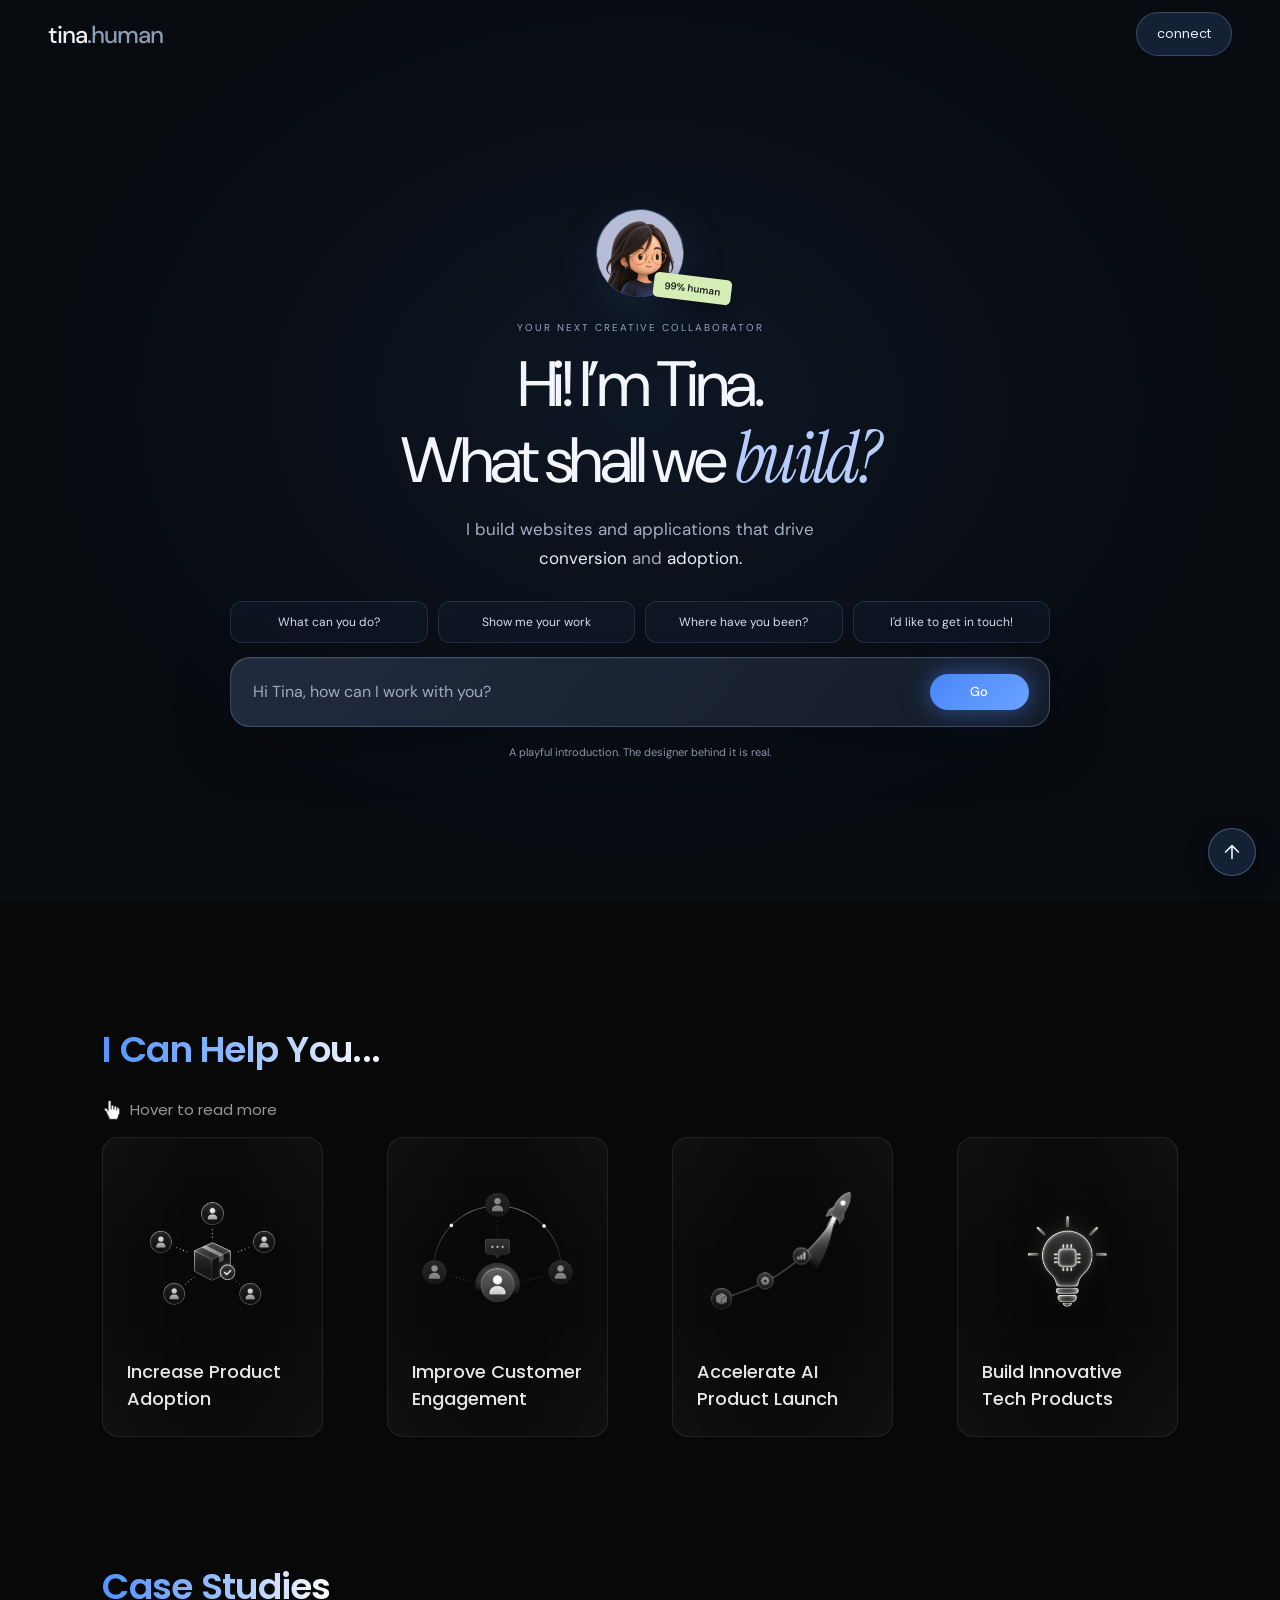
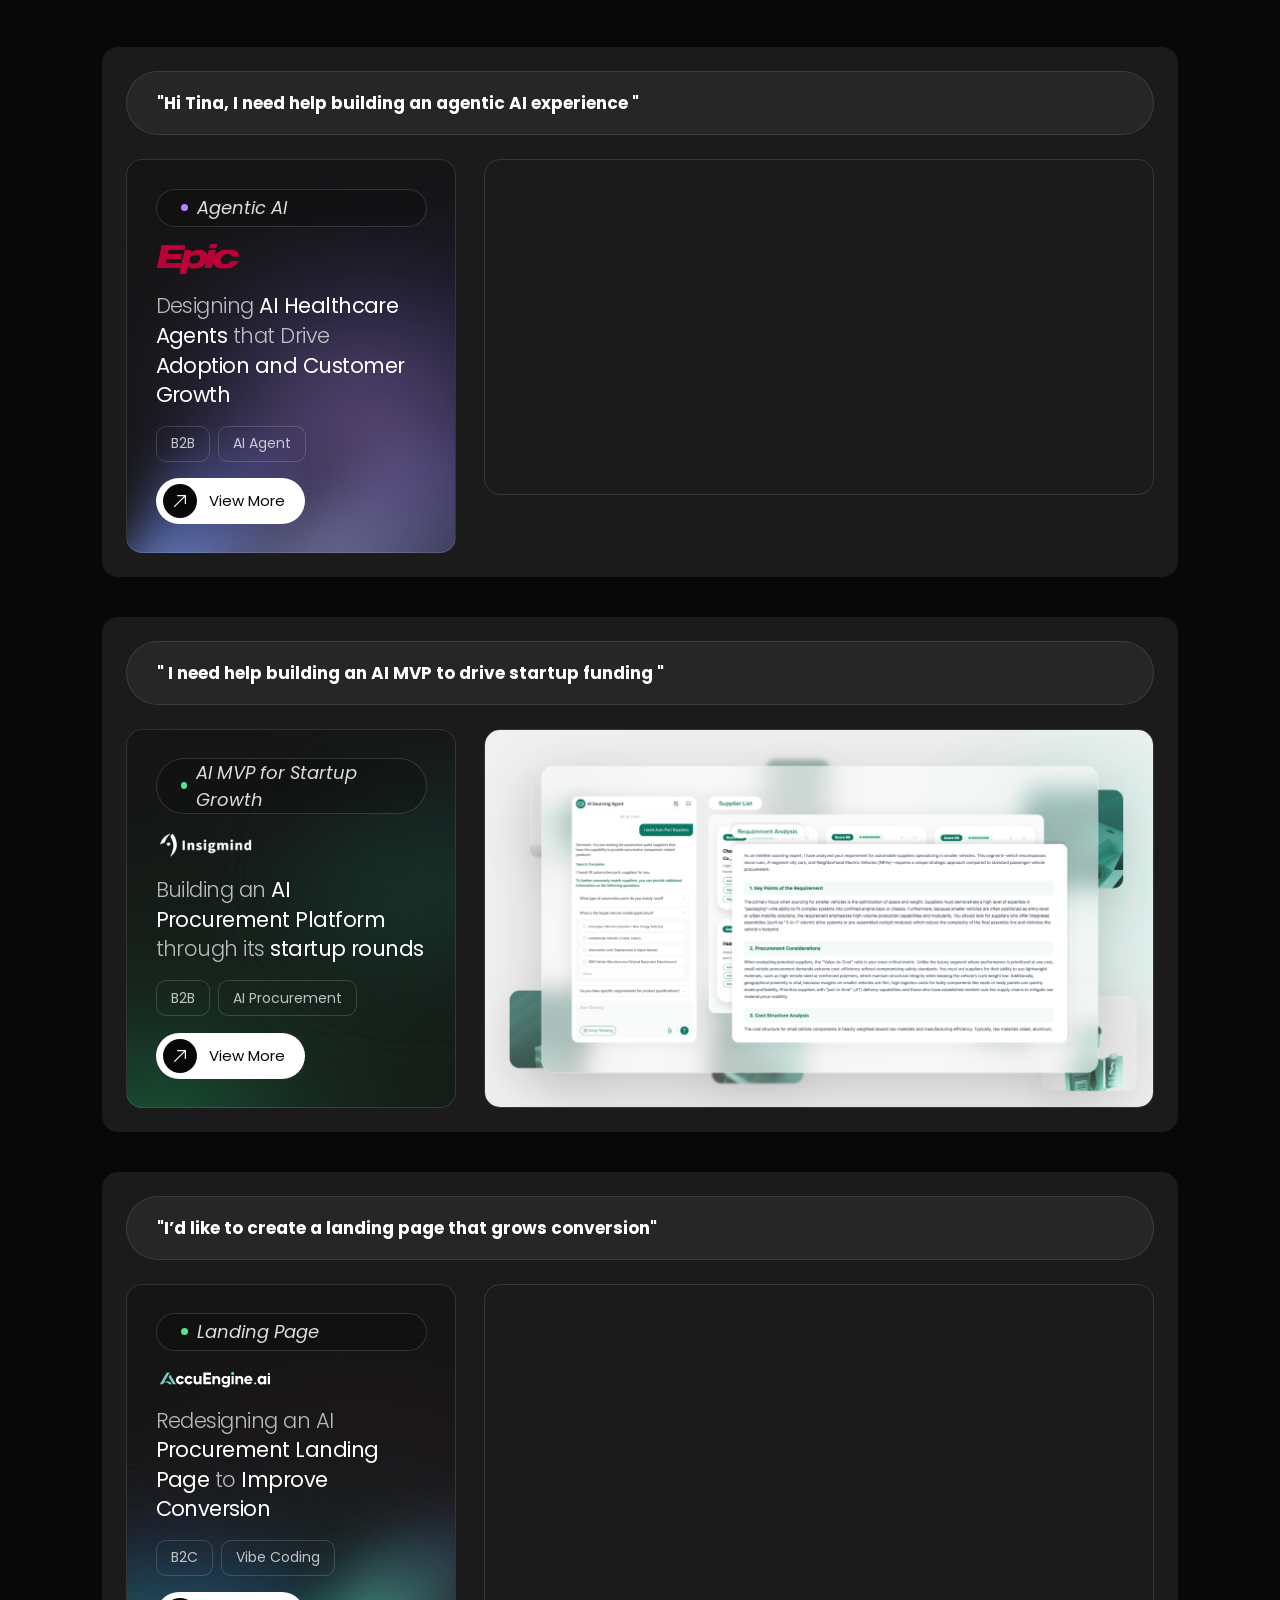
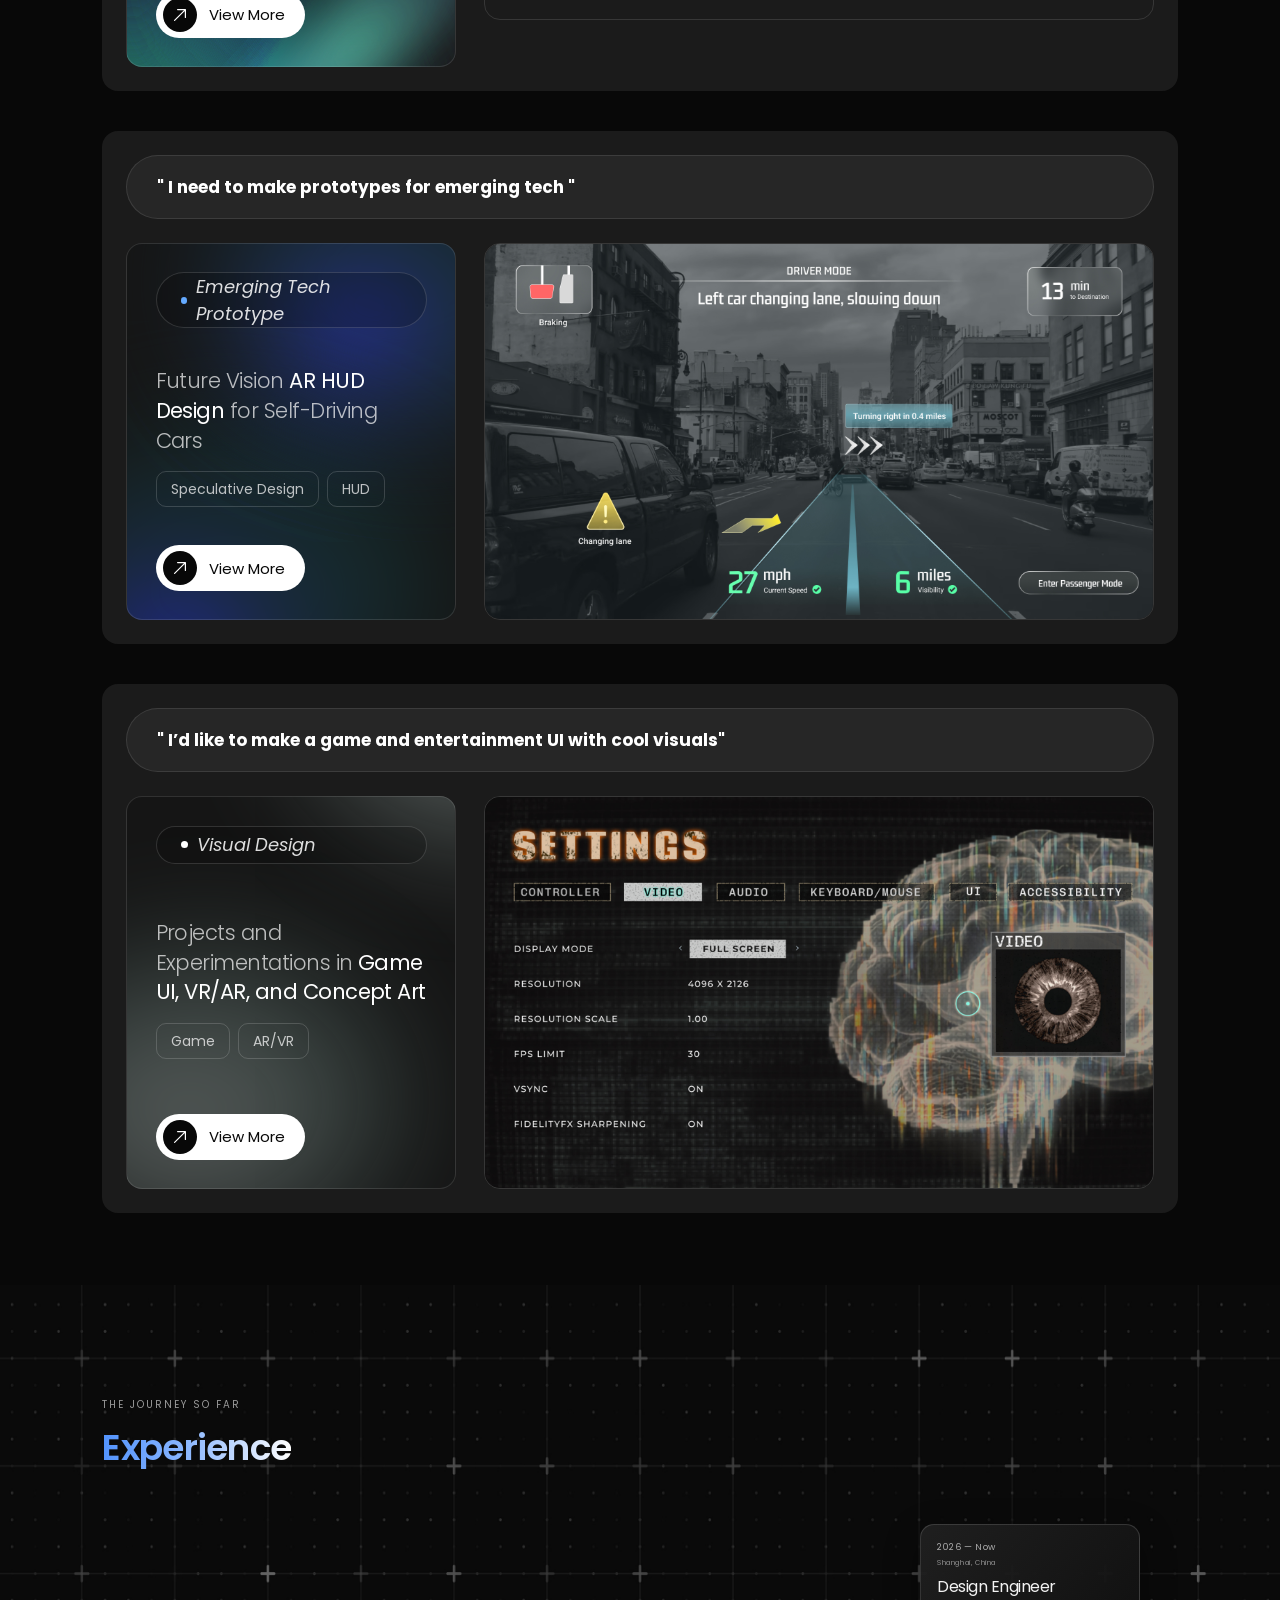
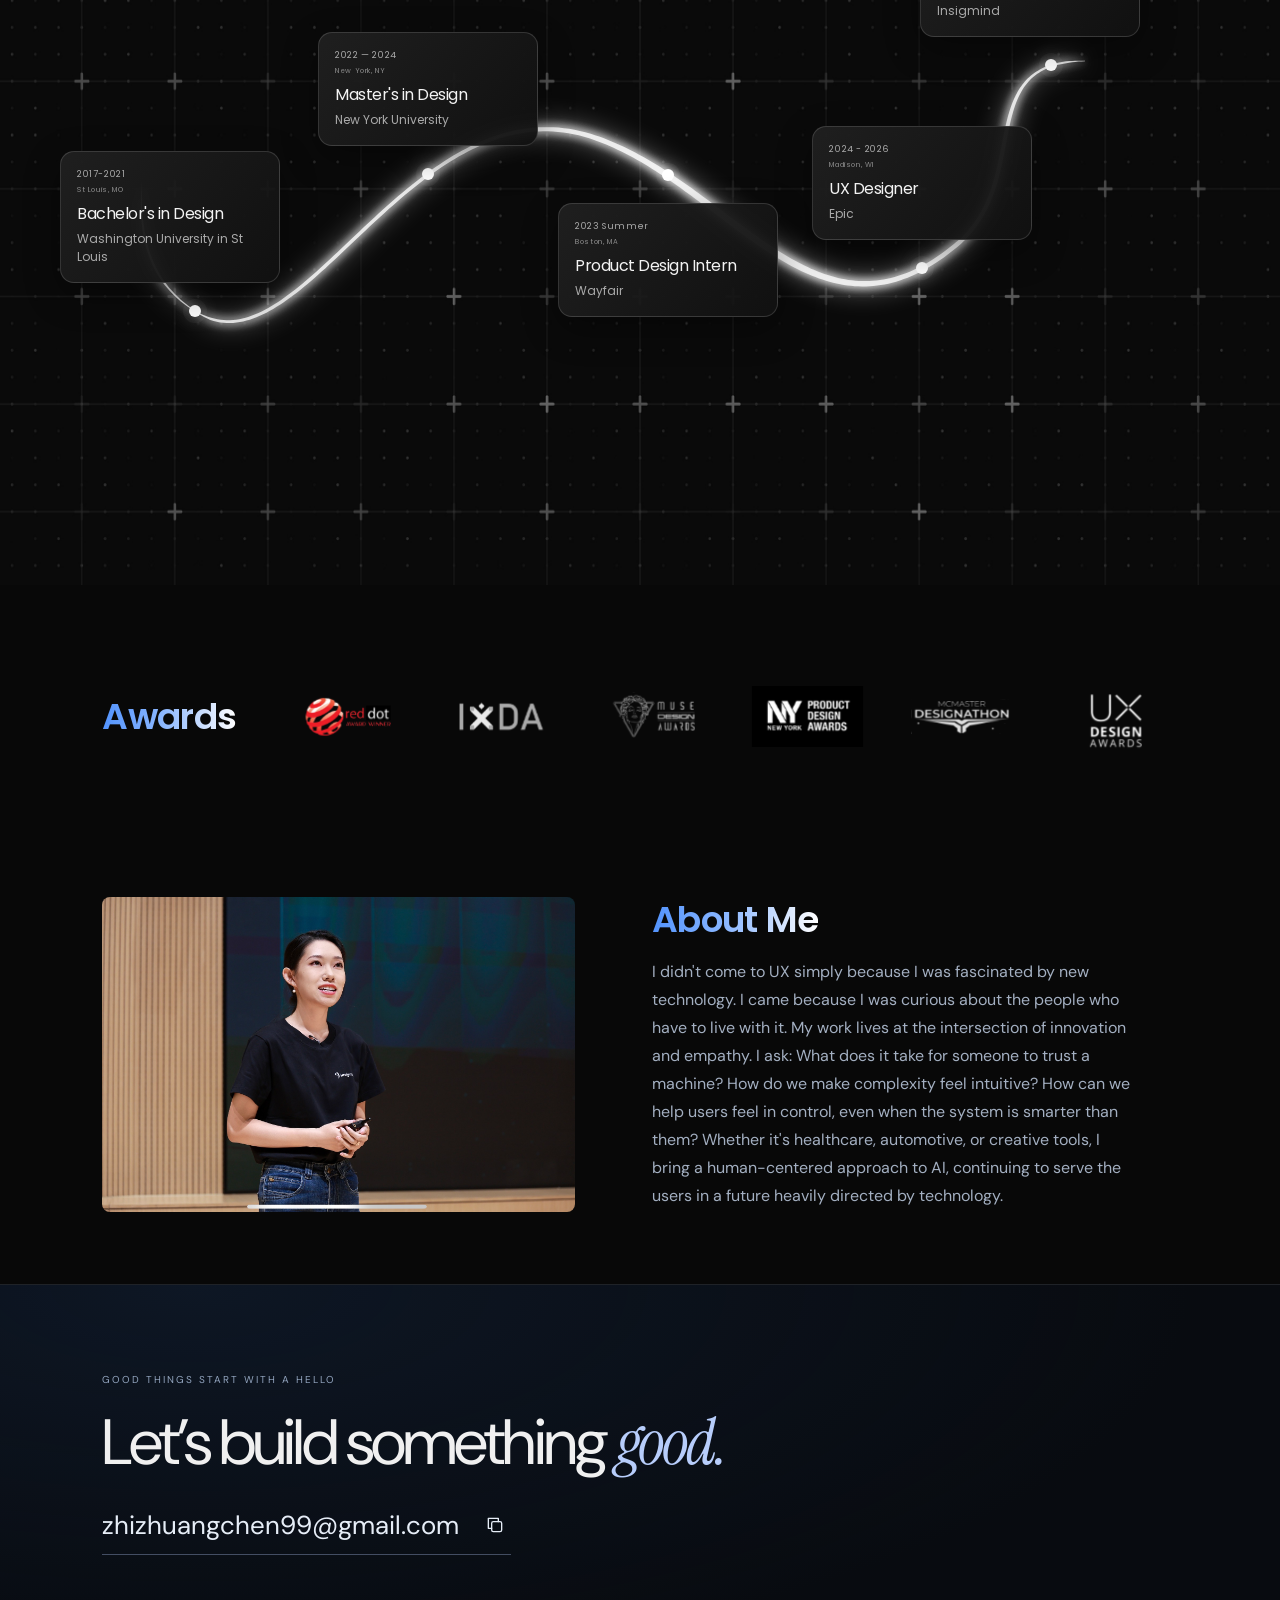
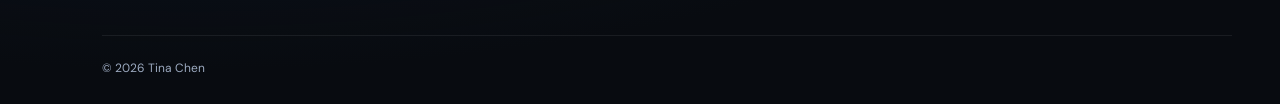
<file: index.html>
<!DOCTYPE html>
<html lang="en">
<head>
  <meta charset="UTF-8" />
  <meta name="viewport" content="width=device-width, initial-scale=1.0" />
  <title>Portfolio</title>
  <link rel="preconnect" href="https://fonts.googleapis.com" />
  <link rel="preconnect" href="https://fonts.gstatic.com" crossorigin />
  <link href="https://fonts.googleapis.com/css2?family=Poppins:wght@300;400;500;600;700&display=swap" rel="stylesheet" />
  <link href="https://fonts.googleapis.com/css2?family=DM+Sans:wght@400;500&family=Instrument+Serif:ital@0;1&display=swap" rel="stylesheet" />
  <link rel="stylesheet" href="style.css" />
  <link rel="stylesheet" href="copy-email.css">
  <link rel="stylesheet" href="navbar.css">
  <script src="navbar.js" defer></script>
  <link rel="icon" type="image/svg+xml" href="favicon.svg">
</head>
<body id="top">

  <nav class="homepage-nav scroll-navbar">
    <a class="nav-logo tina-chat-wordmark" href="#top" aria-label="Tina home">tina<span>.human</span></a>
    <a class="nav-connect" href="https://www.linkedin.com/in/tina-zhizhuang-chen/" target="_blank" rel="noopener noreferrer">connect</a>
  </nav>

  <section class="tina-chat-hero" aria-labelledby="tina-chat-title">
    <div class="tina-chat-shell">

      <div class="tina-chat-welcome">
        <div class="tina-orbit"><img class="tina-avatar" src="homepage assets/profile.jpg" alt="Tina" fetchpriority="high"><span class="tina-orbit-note">99% human</span></div>
        <p class="tina-chat-kicker">YOUR NEXT CREATIVE COLLABORATOR</p>
        <h1 id="tina-chat-title">Hi! I’m Tina.<br>What shall we <em>build?</em></h1>
        <p class="tina-chat-intro">I build websites and applications that drive<br class="tina-chat-desktop-break"> <strong>conversion</strong> and <strong>adoption.</strong></p>
      </div>
      <div class="tina-chat-interaction">
        <div class="tina-chat-prompts" aria-label="Start a conversation">
          <a href="#help-companies">What can you do?</a>
          <a href="#success-cases">Show me your work</a>
          <a href="#experience">Where have you been?</a>
          <a href="#contact">I'd like to get in touch!</a>
        </div>
        <form class="tina-chat-composer">
          <p class="tina-chat-placeholder">Hi Tina, how can I work with you?</p>
          <div class="tina-chat-composer-bottom"><button class="hero-intro-btn hero-intro-btn--primary tina-chat-go" type="submit" aria-label="Go to contact">Go</button></div>
        </form>
        <p class="tina-chat-footnote">A playful introduction. The designer behind it is real.</p>
      </div>
    </div>
  </section>

  <section class="homepage-section" id="help-companies">
    <h2 class="homepage-section-title">I Can Help You...</h2>
    <div class="homepage-card-hint">
      <img class="homepage-card-hint-icon" src="homepage assets/interact.svg" alt="" />
      <span>Hover to read more</span>
    </div>
    <div class="homepage-card-grid">
      <article class="homepage-card" tabindex="0" aria-label="Increase Product Adoption">
        <div class="homepage-card-inner">
          <div class="homepage-card-face homepage-card-front">
            <img class="homepage-card-image" src="homepage assets/help1.svg" alt="" />
            <p class="homepage-card-text">Increase Product Adoption</p>
          </div>
          <div class="homepage-card-face homepage-card-back">
            <h3 class="homepage-card-back-title">Increase Product Adoption</h3>
            <p class="homepage-card-back-text">Turn complex product journeys into intuitive experiences that help users discover value faster.</p>
          </div>
        </div>
      </article>
      <article class="homepage-card" tabindex="0" aria-label="Improve Customer Engagement">
        <div class="homepage-card-inner">
          <div class="homepage-card-face homepage-card-front">
            <img class="homepage-card-image" src="homepage assets/help2.svg" alt="" />
            <p class="homepage-card-text">Improve Customer Engagement</p>
          </div>
          <div class="homepage-card-face homepage-card-back">
            <h3 class="homepage-card-back-title">Improve Customer Engagement</h3>
            <p class="homepage-card-back-text">Create thoughtful interactions that build trust, encourage participation, and keep customers coming back.</p>
          </div>
        </div>
      </article>
      <article class="homepage-card" tabindex="0" aria-label="Accelerate AI Product Launch">
        <div class="homepage-card-inner">
          <div class="homepage-card-face homepage-card-front">
            <img class="homepage-card-image" src="homepage assets/help3.svg" alt="" />
            <p class="homepage-card-text">Accelerate AI Product Launch</p>
          </div>
          <div class="homepage-card-face homepage-card-back">
            <h3 class="homepage-card-back-title">Accelerate AI Product Launch</h3>
            <p class="homepage-card-back-text">Move quickly from an ambitious AI concept to a clear, testable product people can understand and use.</p>
          </div>
        </div>
      </article>
      <article class="homepage-card" tabindex="0" aria-label="Build Innovative Tech Products">
        <div class="homepage-card-inner">
          <div class="homepage-card-face homepage-card-front">
            <img class="homepage-card-image" src="homepage assets/help5.png" alt="" />
            <p class="homepage-card-text">Build Innovative Tech Products</p>
          </div>
          <div class="homepage-card-face homepage-card-back">
            <h3 class="homepage-card-back-title">Build Innovative Tech Products</h3>
            <p class="homepage-card-back-text">Turn bold ideas and emerging technology into intuitive products that solve real problems.</p>
          </div>
        </div>
      </article>
    </div>
  </section>

  <section class="homepage-section" id="success-cases">
    <h2 class="homepage-section-title">Case Studies</h2>
    <div class="success-case-box">
      <div class="success-case-banner">
        <p class="success-case-banner-text">"Hi Tina, I need help building an agentic AI experience "</p>
        <div class="success-case-gradient"></div>
      </div>
      <div class="success-case-columns">
        <div class="success-case-column success-case-column--image success-case-column--gradient-3">
          <div class="case-tag">
            <span class="case-tag-dot"></span>
            <span>Agentic AI</span>
          </div>
          <img class="case-logo" src="homepage assets/Epic_Systems.svg.webp" alt="Epic" loading="lazy">
          <h3 class="case-title">Designing <strong>AI Healthcare Agents </strong> that Drive <strong> Adoption and Customer Growth </strong></h3>
          <div class="UX-tag-list">
            <span class="UX-tag">B2B</span>
            <span class="UX-tag">AI Agent</span>
          </div>
          <a class="case-button" href="Epic/epic.html">
            <span class="case-button-icon" aria-hidden="true">
              <svg viewBox="0 0 20 20">
                <path d="M5.5 14.5 14.5 5.5M8 5.5h6.5V12"></path>
              </svg>
            </span>
            <span>View More</span>
          </a>
        </div>
        <div class="success-case-column success-case-preview">
          <video autoplay muted loop playsinline preload="metadata" aria-label="Epic final demo video">
            <source src="Epic/Epic-Final-Demo.mp4" type="video/mp4">
            Your browser does not support embedded video.
          </video>
        </div>
      </div>
    </div>
    <div class="success-case-box">
      <div class="success-case-banner">
        <p class="success-case-banner-text">" I need help building an AI MVP to drive startup funding "</p>
        <div class="success-case-gradient"></div>
      </div>
      <div class="success-case-columns">
        <div class="success-case-column success-case-column--image success-case-column--gradient-2">
          <div class="case-tag">
            <span class="case-tag-dot"></span>
            <span>AI MVP for Startup Growth</span>
          </div>
          <img class="case-logo case-logo--insigmind" src="homepage assets/Insigmind.png" alt="Insigmind" loading="lazy">
          <h3 class="case-title">Building an <strong>AI Procurement Platform</strong> through its <strong>startup rounds</strong></h3>
          <div class="UX-tag-list">
            <span class="UX-tag">B2B</span>
            <span class="UX-tag">AI Procurement</span>
          </div>
          <a class="case-button" href="Insigmind/insigmind.html">
            <span class="case-button-icon" aria-hidden="true">
              <svg viewBox="0 0 20 20">
                <path d="M5.5 14.5 14.5 5.5M8 5.5h6.5V12"></path>
              </svg>
            </span>
            <span>View More</span>
          </a>
        </div>
        <div class="success-case-column success-case-preview">
          <img src="homepage assets/InsigmindThumbnail.jpg" alt="Insigmind AI platform case study preview" loading="lazy">
        </div>
      </div>
    </div>
    <div class="success-case-box">
      <div class="success-case-banner">
        <p class="success-case-banner-text">"I’d like to create a landing page that grows conversion"</p>
        <div class="success-case-gradient"></div>
      </div>
      <div class="success-case-columns">
        <div class="success-case-column success-case-column--image success-case-column--gradient-1">
          <div class="case-tag">
            <span class="case-tag-dot"></span>
            <span>Landing Page</span>
          </div>
          <img class="case-logo case-logo--accuengine" src="accuengine/accuengine-logo.svg" alt="AccuEngine" loading="lazy">
          <h3 class="case-title">Redesigning an AI <strong>Procurement Landing Page</strong> to <strong>Improve Conversion</strong></h3>
          <div class="UX-tag-list">
            <span class="UX-tag">B2C</span>
            <span class="UX-tag">Vibe Coding</span>
          </div>
          <a class="case-button" href="accuengine/accuengine.html">
            <span class="case-button-icon" aria-hidden="true">
              <svg viewBox="0 0 20 20">
                <path d="M5.5 14.5 14.5 5.5M8 5.5h6.5V12"></path>
              </svg>
            </span>
            <span>View More</span>
          </a>
        </div>
        <div class="success-case-column success-case-preview">
          <video autoplay muted loop playsinline preload="metadata" aria-label="AccuEngine website demo video">
            <source src="Insigmind/AccuEngineDemo.mp4" type="video/mp4">
            Your browser does not support embedded video.
          </video>
        </div>
      </div>
    </div>
    <div class="success-case-box">
      <div class="success-case-banner">
        <p class="success-case-banner-text">" I need to make prototypes for emerging tech "</p>
        <div class="success-case-gradient"></div>
      </div>
      <div class="success-case-columns">
        <div class="success-case-column success-case-column--image success-case-column--gradient-5">
          <div class="case-tag">
            <span class="case-tag-dot"></span>
            <span>Emerging Tech Prototype</span>
          </div>
          <h3 class="case-title">Future Vision <strong>AR HUD Design </strong> for Self-Driving Cars</h3>
          <div class="UX-tag-list">
            <span class="UX-tag">Speculative Design</span>
            <span class="UX-tag">HUD</span>
          </div>
          <a class="case-button" href="AR HUD/ARHUD.html">
            <span class="case-button-icon" aria-hidden="true">
              <svg viewBox="0 0 20 20">
                <path d="M5.5 14.5 14.5 5.5M8 5.5h6.5V12"></path>
              </svg>
            </span>
            <span>View More</span>
          </a>
        </div>
        <div class="success-case-column success-case-preview">
          <a class="ar-hud-preview-button" href="AR HUD/ARHUD.html" aria-label="View AR HUD case study">
            <img src="AR HUD/AR-HUD-Cover.svg" alt="AR HUD interface cover" />
          </a>
        </div>
      </div>
    </div>
    <div class="success-case-box">
      <div class="success-case-banner">
        <p class="success-case-banner-text">" I’d like to make a game and entertainment UI with cool visuals"</p>
        <div class="success-case-gradient"></div>
      </div>
      <div class="success-case-columns">
        <div class="success-case-column success-case-column--image success-case-column--gradient-4">
          <div class="case-tag">
            <span class="case-tag-dot"></span>
            <span>Visual Design</span>
          </div>
          <h3 class="case-title">Projects and Experimentations in <strong>Game UI, VR/AR, and Concept Art</strong></h3>
          <div class="UX-tag-list">
            <span class="UX-tag">Game</span>
            <span class="UX-tag">AR/VR</span>
          </div>
          <a class="case-button" href="Play/play.html">
            <span class="case-button-icon" aria-hidden="true">
              <svg viewBox="0 0 20 20">
                <path d="M5.5 14.5 14.5 5.5M8 5.5h6.5V12"></path>
              </svg>
            </span>
            <span>View More</span>
          </a>
        </div>
        <div class="success-case-column success-case-preview">
          <a class="ar-hud-preview-button" href="Play/play.html" aria-label="View visual design projects">
            <img src="Play/GameUI1.jpg" alt="Game interface case study cover" loading="lazy">
          </a>
        </div>
      </div>
    </div>
  </section>

  <section class="homepage-section experience-section" id="experience" aria-labelledby="experience-title">
    <div class="experience-heading"><p class="experience-eyebrow">THE JOURNEY SO FAR</p><h2 class="homepage-section-title" id="experience-title">Experience</h2></div>
    <div class="experience-journey">
      <svg class="experience-curve" viewBox="0 0 1000 580" preserveAspectRatio="none" aria-hidden="true"><defs><filter id="experience-glow" x="-20%" y="-30%" width="140%" height="160%"><feGaussianBlur stdDeviation="5"/></filter></defs><path d="M2.00,280.00 C0.00,335.00 10.00,380.00 55.20,409.70 L58.41,411.55 L61.62,413.18 L64.81,414.58 L67.99,415.76 L71.16,416.72 L74.31,417.48 L77.42,418.19 L80.53,418.72 L83.64,419.06 L86.76,419.22 L89.88,419.21 L93.02,419.02 L96.16,418.68 L99.31,418.17 L102.47,417.50 L105.64,416.68 L108.83,415.71 L112.03,414.60 L115.24,413.34 L118.47,411.94 L121.71,410.41 L124.96,408.76 L128.23,406.97 L131.52,405.06 L134.82,403.04 L138.14,400.90 L141.47,398.66 L144.82,396.31 L148.18,393.85 L151.56,391.31 L154.96,388.67 L158.38,385.94 L161.81,383.13 L165.26,380.24 L168.73,377.28 L172.22,374.25 L175.73,371.15 L179.25,367.99 L182.80,364.77 L186.36,361.50 L189.95,358.18 L193.55,354.82 L197.18,351.42 L200.83,347.98 L204.50,344.51 L208.19,341.01 L211.90,337.49 L215.63,333.96 L219.39,330.41 L223.17,326.85 L226.98,323.28 L230.80,319.71 L234.66,316.15 L238.53,312.60 L242.43,309.05 L246.36,305.53 L250.31,302.02 L254.29,298.54 L258.29,295.09 L262.33,291.67 L266.38,288.29 L270.47,284.96 L274.58,281.67 L278.72,278.43 L282.90,275.24 L287.10,272.12 L291.33,269.06 L295.59,266.07 L299.88,263.15 L304.20,260.31 L308.55,257.54 L312.94,254.87 L317.35,252.28 L321.80,249.79 L326.29,247.40 L330.81,245.11 L335.36,242.93 L339.95,240.86 L344.57,238.90 L349.23,237.07 L353.93,235.36 L358.66,233.78 L363.43,232.34 L368.24,231.03 L373.09,229.87 L377.98,228.86 L382.90,228.00 L387.87,227.29 L392.88,226.75 L397.93,226.37 L403.02,226.17 L408.15,226.14 L413.32,226.29 L418.53,226.62 L423.78,227.15 L429.08,227.86 L434.42,228.78 L439.80,229.90 L445.22,231.22 L450.70,232.76 L454.96,234.14 L459.16,235.59 L463.33,237.12 L467.48,238.72 L471.59,240.40 L475.67,242.14 L479.72,243.95 L483.74,245.82 L487.73,247.75 L491.70,249.74 L495.64,251.78 L499.55,253.88 L503.43,256.03 L507.29,258.23 L511.13,260.47 L514.94,262.75 L518.73,265.08 L522.49,267.44 L526.23,269.84 L529.95,272.26 L533.64,274.72 L537.32,277.21 L540.98,279.72 L544.61,282.25 L548.23,284.80 L551.83,287.37 L555.41,289.95 L558.97,292.54 L562.52,295.14 L566.05,297.75 L569.57,300.36 L573.07,302.98 L576.56,305.59 L580.03,308.19 L583.49,310.79 L586.94,313.38 L590.38,315.96 L593.80,318.53 L597.22,321.08 L600.62,323.61 L604.02,326.11 L607.41,328.59 L610.79,331.05 L614.16,333.47 L617.52,335.86 L620.88,338.22 L624.24,340.54 L627.59,342.82 L630.93,345.05 L634.28,347.24 L637.62,349.39 L640.95,351.48 L644.29,353.52 L647.62,355.50 L650.96,357.43 L654.30,359.29 L657.63,361.10 L660.97,362.83 L664.31,364.50 L667.66,366.10 L671.00,367.63 L674.36,369.08 L677.71,370.45 L681.08,371.74 L684.45,372.95 L687.83,374.07 L691.22,375.11 L694.61,376.05 L698.02,376.91 L701.44,377.67 L704.87,378.33 L708.31,378.89 L711.76,379.35 L715.24,379.70 L718.72,379.95 L722.22,380.08 L725.74,380.10 L729.28,380.01 L732.84,379.80 L736.42,379.47 L740.02,379.02 L743.65,378.44 L747.29,377.73 L750.96,376.89 L754.66,375.92 L758.38,374.81 L762.13,373.56 L765.91,372.16 L769.71,370.63 L773.55,368.94 L777.41,367.10 L781.30,365.11 L785.23,362.96 L789.18,360.65 L793.17,358.17 L797.19,355.54 L801.24,352.73 L805.32,349.76 L809.44,346.61 L813.60,343.28 L815.92,341.36 L818.15,339.40 L820.30,337.42 L822.38,335.40 L824.37,333.36 L826.29,331.29 L828.13,329.19 L829.90,327.07 L831.60,324.92 L833.23,322.75 L834.79,320.56 L836.30,318.34 L837.73,316.10 L839.11,313.84 L840.43,311.57 L841.70,309.27 L842.90,306.96 L844.06,304.63 L845.17,302.29 L846.22,299.93 L847.23,297.56 L848.20,295.18 L849.12,292.79 L850.00,290.39 L850.84,287.97 L851.65,285.55 L852.42,283.13 L853.15,280.69 L853.86,278.25 L854.54,275.81 L855.19,273.36 L855.81,270.92 L856.41,268.47 L856.99,266.02 L857.55,263.57 L858.09,261.13 L858.61,258.68 L859.13,256.25 L859.63,253.81 L860.12,251.39 L860.60,248.97 L861.08,246.56 L861.55,244.16 L862.02,241.77 L862.49,239.39 L862.97,237.02 L863.44,234.67 L863.93,232.33 L864.42,230.01 L864.92,227.71 L865.43,225.42 L865.96,223.15 L866.50,220.91 L867.06,218.68 L867.64,216.48 L868.24,214.29 L868.87,212.14 L869.52,210.01 L870.20,207.90 L870.91,205.83 L871.65,203.78 L872.42,201.76 L873.23,199.78 L874.08,197.82 L874.96,195.90 L875.89,194.02 L876.86,192.17 L877.88,190.36 L878.94,188.59 L880.06,186.86 L881.22,185.17 L882.44,183.52 L883.71,181.91 L885.03,180.35 L886.42,178.84 L887.87,177.37 L889.37,175.96 L890.94,174.59 L892.58,173.28 L894.28,172.01 L896.05,170.80 L897.89,169.65 L899.80,168.55 L901.78,167.51 L903.84,166.52 L905.97,165.59 L908.19,164.72 L910.48,163.91 L912.86,163.16 L915.32,162.47 L917.86,161.85 L920.50,161.28 L923.22,160.78 L926.04,160.35 L928.97,160.08 L931.98,159.88 L935.09,159.74 L938.29,159.68 L941.60,159.67 L945.00,159.74 L945.00,160.26 L941.61,160.40 L938.33,160.61 L935.17,160.89 L932.11,161.25 L929.15,161.68 L926.31,162.17 L923.55,162.63 L920.88,163.15 L918.31,163.73 L915.83,164.38 L913.45,165.09 L911.15,165.85 L908.94,166.68 L906.81,167.56 L904.77,168.50 L902.81,169.49 L900.92,170.54 L899.12,171.64 L897.38,172.79 L895.72,173.99 L894.13,175.23 L892.61,176.53 L891.15,177.87 L889.76,179.26 L888.42,180.69 L887.15,182.17 L885.93,183.69 L884.77,185.25 L883.66,186.85 L882.59,188.49 L881.58,190.18 L880.61,191.90 L879.69,193.66 L878.81,195.46 L877.97,197.29 L877.16,199.16 L876.40,201.06 L875.66,203.00 L874.96,204.97 L874.29,206.97 L873.65,209.01 L873.04,211.07 L872.44,213.16 L871.88,215.28 L871.33,217.43 L870.80,219.60 L870.29,221.80 L869.79,224.03 L869.30,226.27 L868.83,228.54 L868.37,230.83 L867.91,233.14 L867.46,235.47 L867.01,237.82 L866.56,240.18 L866.12,242.56 L865.67,244.95 L865.21,247.36 L864.75,249.78 L864.28,252.21 L863.80,254.65 L863.31,257.11 L862.81,259.57 L862.29,262.03 L861.75,264.51 L861.19,266.99 L860.61,269.47 L860.00,271.96 L859.37,274.45 L858.71,276.94 L858.03,279.43 L857.31,281.92 L856.55,284.41 L855.76,286.89 L854.94,289.37 L854.07,291.84 L853.17,294.31 L852.22,296.77 L851.22,299.22 L850.18,301.67 L849.09,304.10 L847.94,306.52 L846.75,308.92 L845.50,311.31 L844.19,313.69 L842.82,316.05 L841.39,318.39 L839.90,320.71 L838.34,323.02 L836.72,325.30 L835.03,327.56 L833.27,329.80 L831.43,332.01 L829.52,334.20 L827.54,336.36 L825.47,338.49 L823.33,340.60 L821.10,342.67 L818.79,344.71 L816.40,346.72 L812.19,350.12 L808.01,353.34 L803.85,356.40 L799.73,359.29 L795.63,362.01 L791.56,364.57 L787.52,366.97 L783.50,369.21 L779.50,371.29 L775.53,373.22 L771.59,375.00 L767.66,376.63 L763.76,378.12 L759.88,379.46 L756.02,380.66 L752.18,381.72 L748.36,382.64 L744.56,383.43 L740.78,384.08 L737.02,384.61 L733.27,385.00 L729.55,385.28 L725.84,385.43 L722.14,385.46 L718.47,385.37 L714.81,385.16 L711.16,384.85 L707.53,384.42 L703.92,383.89 L700.32,383.25 L696.74,382.52 L693.17,381.68 L689.61,380.74 L686.07,379.72 L682.54,378.60 L679.02,377.39 L675.52,376.10 L672.02,374.73 L668.54,373.27 L665.06,371.74 L661.60,370.13 L658.14,368.45 L654.69,366.71 L651.25,364.89 L647.82,363.01 L644.39,361.07 L640.97,359.08 L637.55,357.02 L634.13,354.91 L630.72,352.76 L627.32,350.55 L623.91,348.30 L620.51,346.00 L617.10,343.67 L613.70,341.30 L610.29,338.89 L606.89,336.45 L603.48,333.98 L600.07,331.48 L596.66,328.95 L593.24,326.41 L589.82,323.84 L586.39,321.26 L582.96,318.67 L579.52,316.06 L576.07,313.44 L572.61,310.82 L569.15,308.19 L565.67,305.56 L562.19,302.93 L558.69,300.30 L555.18,297.68 L551.66,295.07 L548.13,292.47 L544.58,289.89 L541.02,287.32 L537.44,284.77 L533.85,282.24 L530.24,279.73 L526.61,277.26 L522.97,274.81 L519.30,272.39 L515.62,270.01 L511.91,267.66 L508.19,265.35 L504.44,263.09 L500.67,260.87 L496.88,258.70 L493.06,256.57 L489.22,254.50 L485.35,252.49 L481.46,250.53 L477.54,248.63 L473.59,246.79 L469.62,245.02 L465.61,243.32 L461.57,241.69 L457.51,240.13 L453.41,238.64 L449.30,237.24 L444.02,235.69 L438.77,234.34 L433.56,233.20 L428.38,232.25 L423.25,231.50 L418.15,230.93 L413.10,230.55 L408.08,230.35 L403.09,230.33 L398.14,230.48 L393.23,230.79 L388.35,231.27 L383.51,231.91 L378.70,232.71 L373.92,233.66 L369.18,234.76 L364.47,235.99 L359.79,237.37 L355.14,238.89 L350.53,240.53 L345.95,242.30 L341.40,244.20 L336.88,246.21 L332.39,248.34 L327.93,250.57 L323.50,252.91 L319.11,255.35 L314.74,257.89 L310.40,260.53 L306.09,263.24 L301.81,266.05 L297.56,268.93 L293.34,271.89 L289.15,274.92 L284.98,278.01 L280.84,281.17 L276.73,284.38 L272.65,287.65 L268.59,290.97 L264.55,294.33 L260.55,297.73 L256.57,301.16 L252.61,304.63 L248.68,308.12 L244.77,311.64 L240.89,315.17 L237.03,318.72 L233.19,322.28 L229.37,325.84 L225.58,329.40 L221.81,332.96 L218.06,336.51 L214.33,340.05 L210.62,343.57 L206.93,347.07 L203.25,350.55 L199.60,353.99 L195.97,357.40 L192.35,360.77 L188.76,364.10 L185.18,367.38 L181.61,370.61 L178.07,373.78 L174.53,376.89 L171.02,379.94 L167.52,382.91 L164.03,385.82 L160.55,388.64 L157.09,391.39 L153.65,394.04 L150.21,396.61 L146.79,399.08 L143.38,401.45 L139.98,403.71 L136.59,405.87 L133.21,407.91 L129.83,409.83 L126.47,411.64 L123.12,413.31 L119.77,414.86 L116.43,416.26 L113.10,417.53 L109.77,418.65 L106.46,419.62 L103.14,420.44 L99.84,421.10 L96.54,421.59 L93.24,421.91 L89.95,422.06 L86.67,422.03 L83.40,421.82 L80.13,421.42 L76.88,420.83 L73.63,420.04 L70.44,418.91 L67.27,417.58 L64.12,416.07 L61.00,414.35 L57.89,412.43 L54.80,410.30 C7.00,381.00 -3.00,334.00 2.00,280.00 Z" fill="white" opacity=".85" filter="url(#experience-glow)"/><path d="M2.00,280.00 C0.00,335.00 10.00,380.00 55.20,409.70 L58.41,411.55 L61.62,413.18 L64.81,414.58 L67.99,415.76 L71.16,416.72 L74.31,417.48 L77.42,418.19 L80.53,418.72 L83.64,419.06 L86.76,419.22 L89.88,419.21 L93.02,419.02 L96.16,418.68 L99.31,418.17 L102.47,417.50 L105.64,416.68 L108.83,415.71 L112.03,414.60 L115.24,413.34 L118.47,411.94 L121.71,410.41 L124.96,408.76 L128.23,406.97 L131.52,405.06 L134.82,403.04 L138.14,400.90 L141.47,398.66 L144.82,396.31 L148.18,393.85 L151.56,391.31 L154.96,388.67 L158.38,385.94 L161.81,383.13 L165.26,380.24 L168.73,377.28 L172.22,374.25 L175.73,371.15 L179.25,367.99 L182.80,364.77 L186.36,361.50 L189.95,358.18 L193.55,354.82 L197.18,351.42 L200.83,347.98 L204.50,344.51 L208.19,341.01 L211.90,337.49 L215.63,333.96 L219.39,330.41 L223.17,326.85 L226.98,323.28 L230.80,319.71 L234.66,316.15 L238.53,312.60 L242.43,309.05 L246.36,305.53 L250.31,302.02 L254.29,298.54 L258.29,295.09 L262.33,291.67 L266.38,288.29 L270.47,284.96 L274.58,281.67 L278.72,278.43 L282.90,275.24 L287.10,272.12 L291.33,269.06 L295.59,266.07 L299.88,263.15 L304.20,260.31 L308.55,257.54 L312.94,254.87 L317.35,252.28 L321.80,249.79 L326.29,247.40 L330.81,245.11 L335.36,242.93 L339.95,240.86 L344.57,238.90 L349.23,237.07 L353.93,235.36 L358.66,233.78 L363.43,232.34 L368.24,231.03 L373.09,229.87 L377.98,228.86 L382.90,228.00 L387.87,227.29 L392.88,226.75 L397.93,226.37 L403.02,226.17 L408.15,226.14 L413.32,226.29 L418.53,226.62 L423.78,227.15 L429.08,227.86 L434.42,228.78 L439.80,229.90 L445.22,231.22 L450.70,232.76 L454.96,234.14 L459.16,235.59 L463.33,237.12 L467.48,238.72 L471.59,240.40 L475.67,242.14 L479.72,243.95 L483.74,245.82 L487.73,247.75 L491.70,249.74 L495.64,251.78 L499.55,253.88 L503.43,256.03 L507.29,258.23 L511.13,260.47 L514.94,262.75 L518.73,265.08 L522.49,267.44 L526.23,269.84 L529.95,272.26 L533.64,274.72 L537.32,277.21 L540.98,279.72 L544.61,282.25 L548.23,284.80 L551.83,287.37 L555.41,289.95 L558.97,292.54 L562.52,295.14 L566.05,297.75 L569.57,300.36 L573.07,302.98 L576.56,305.59 L580.03,308.19 L583.49,310.79 L586.94,313.38 L590.38,315.96 L593.80,318.53 L597.22,321.08 L600.62,323.61 L604.02,326.11 L607.41,328.59 L610.79,331.05 L614.16,333.47 L617.52,335.86 L620.88,338.22 L624.24,340.54 L627.59,342.82 L630.93,345.05 L634.28,347.24 L637.62,349.39 L640.95,351.48 L644.29,353.52 L647.62,355.50 L650.96,357.43 L654.30,359.29 L657.63,361.10 L660.97,362.83 L664.31,364.50 L667.66,366.10 L671.00,367.63 L674.36,369.08 L677.71,370.45 L681.08,371.74 L684.45,372.95 L687.83,374.07 L691.22,375.11 L694.61,376.05 L698.02,376.91 L701.44,377.67 L704.87,378.33 L708.31,378.89 L711.76,379.35 L715.24,379.70 L718.72,379.95 L722.22,380.08 L725.74,380.10 L729.28,380.01 L732.84,379.80 L736.42,379.47 L740.02,379.02 L743.65,378.44 L747.29,377.73 L750.96,376.89 L754.66,375.92 L758.38,374.81 L762.13,373.56 L765.91,372.16 L769.71,370.63 L773.55,368.94 L777.41,367.10 L781.30,365.11 L785.23,362.96 L789.18,360.65 L793.17,358.17 L797.19,355.54 L801.24,352.73 L805.32,349.76 L809.44,346.61 L813.60,343.28 L815.92,341.36 L818.15,339.40 L820.30,337.42 L822.38,335.40 L824.37,333.36 L826.29,331.29 L828.13,329.19 L829.90,327.07 L831.60,324.92 L833.23,322.75 L834.79,320.56 L836.30,318.34 L837.73,316.10 L839.11,313.84 L840.43,311.57 L841.70,309.27 L842.90,306.96 L844.06,304.63 L845.17,302.29 L846.22,299.93 L847.23,297.56 L848.20,295.18 L849.12,292.79 L850.00,290.39 L850.84,287.97 L851.65,285.55 L852.42,283.13 L853.15,280.69 L853.86,278.25 L854.54,275.81 L855.19,273.36 L855.81,270.92 L856.41,268.47 L856.99,266.02 L857.55,263.57 L858.09,261.13 L858.61,258.68 L859.13,256.25 L859.63,253.81 L860.12,251.39 L860.60,248.97 L861.08,246.56 L861.55,244.16 L862.02,241.77 L862.49,239.39 L862.97,237.02 L863.44,234.67 L863.93,232.33 L864.42,230.01 L864.92,227.71 L865.43,225.42 L865.96,223.15 L866.50,220.91 L867.06,218.68 L867.64,216.48 L868.24,214.29 L868.87,212.14 L869.52,210.01 L870.20,207.90 L870.91,205.83 L871.65,203.78 L872.42,201.76 L873.23,199.78 L874.08,197.82 L874.96,195.90 L875.89,194.02 L876.86,192.17 L877.88,190.36 L878.94,188.59 L880.06,186.86 L881.22,185.17 L882.44,183.52 L883.71,181.91 L885.03,180.35 L886.42,178.84 L887.87,177.37 L889.37,175.96 L890.94,174.59 L892.58,173.28 L894.28,172.01 L896.05,170.80 L897.89,169.65 L899.80,168.55 L901.78,167.51 L903.84,166.52 L905.97,165.59 L908.19,164.72 L910.48,163.91 L912.86,163.16 L915.32,162.47 L917.86,161.85 L920.50,161.28 L923.22,160.78 L926.04,160.35 L928.97,160.08 L931.98,159.88 L935.09,159.74 L938.29,159.68 L941.60,159.67 L945.00,159.74 L945.00,160.26 L941.61,160.40 L938.33,160.61 L935.17,160.89 L932.11,161.25 L929.15,161.68 L926.31,162.17 L923.55,162.63 L920.88,163.15 L918.31,163.73 L915.83,164.38 L913.45,165.09 L911.15,165.85 L908.94,166.68 L906.81,167.56 L904.77,168.50 L902.81,169.49 L900.92,170.54 L899.12,171.64 L897.38,172.79 L895.72,173.99 L894.13,175.23 L892.61,176.53 L891.15,177.87 L889.76,179.26 L888.42,180.69 L887.15,182.17 L885.93,183.69 L884.77,185.25 L883.66,186.85 L882.59,188.49 L881.58,190.18 L880.61,191.90 L879.69,193.66 L878.81,195.46 L877.97,197.29 L877.16,199.16 L876.40,201.06 L875.66,203.00 L874.96,204.97 L874.29,206.97 L873.65,209.01 L873.04,211.07 L872.44,213.16 L871.88,215.28 L871.33,217.43 L870.80,219.60 L870.29,221.80 L869.79,224.03 L869.30,226.27 L868.83,228.54 L868.37,230.83 L867.91,233.14 L867.46,235.47 L867.01,237.82 L866.56,240.18 L866.12,242.56 L865.67,244.95 L865.21,247.36 L864.75,249.78 L864.28,252.21 L863.80,254.65 L863.31,257.11 L862.81,259.57 L862.29,262.03 L861.75,264.51 L861.19,266.99 L860.61,269.47 L860.00,271.96 L859.37,274.45 L858.71,276.94 L858.03,279.43 L857.31,281.92 L856.55,284.41 L855.76,286.89 L854.94,289.37 L854.07,291.84 L853.17,294.31 L852.22,296.77 L851.22,299.22 L850.18,301.67 L849.09,304.10 L847.94,306.52 L846.75,308.92 L845.50,311.31 L844.19,313.69 L842.82,316.05 L841.39,318.39 L839.90,320.71 L838.34,323.02 L836.72,325.30 L835.03,327.56 L833.27,329.80 L831.43,332.01 L829.52,334.20 L827.54,336.36 L825.47,338.49 L823.33,340.60 L821.10,342.67 L818.79,344.71 L816.40,346.72 L812.19,350.12 L808.01,353.34 L803.85,356.40 L799.73,359.29 L795.63,362.01 L791.56,364.57 L787.52,366.97 L783.50,369.21 L779.50,371.29 L775.53,373.22 L771.59,375.00 L767.66,376.63 L763.76,378.12 L759.88,379.46 L756.02,380.66 L752.18,381.72 L748.36,382.64 L744.56,383.43 L740.78,384.08 L737.02,384.61 L733.27,385.00 L729.55,385.28 L725.84,385.43 L722.14,385.46 L718.47,385.37 L714.81,385.16 L711.16,384.85 L707.53,384.42 L703.92,383.89 L700.32,383.25 L696.74,382.52 L693.17,381.68 L689.61,380.74 L686.07,379.72 L682.54,378.60 L679.02,377.39 L675.52,376.10 L672.02,374.73 L668.54,373.27 L665.06,371.74 L661.60,370.13 L658.14,368.45 L654.69,366.71 L651.25,364.89 L647.82,363.01 L644.39,361.07 L640.97,359.08 L637.55,357.02 L634.13,354.91 L630.72,352.76 L627.32,350.55 L623.91,348.30 L620.51,346.00 L617.10,343.67 L613.70,341.30 L610.29,338.89 L606.89,336.45 L603.48,333.98 L600.07,331.48 L596.66,328.95 L593.24,326.41 L589.82,323.84 L586.39,321.26 L582.96,318.67 L579.52,316.06 L576.07,313.44 L572.61,310.82 L569.15,308.19 L565.67,305.56 L562.19,302.93 L558.69,300.30 L555.18,297.68 L551.66,295.07 L548.13,292.47 L544.58,289.89 L541.02,287.32 L537.44,284.77 L533.85,282.24 L530.24,279.73 L526.61,277.26 L522.97,274.81 L519.30,272.39 L515.62,270.01 L511.91,267.66 L508.19,265.35 L504.44,263.09 L500.67,260.87 L496.88,258.70 L493.06,256.57 L489.22,254.50 L485.35,252.49 L481.46,250.53 L477.54,248.63 L473.59,246.79 L469.62,245.02 L465.61,243.32 L461.57,241.69 L457.51,240.13 L453.41,238.64 L449.30,237.24 L444.02,235.69 L438.77,234.34 L433.56,233.20 L428.38,232.25 L423.25,231.50 L418.15,230.93 L413.10,230.55 L408.08,230.35 L403.09,230.33 L398.14,230.48 L393.23,230.79 L388.35,231.27 L383.51,231.91 L378.70,232.71 L373.92,233.66 L369.18,234.76 L364.47,235.99 L359.79,237.37 L355.14,238.89 L350.53,240.53 L345.95,242.30 L341.40,244.20 L336.88,246.21 L332.39,248.34 L327.93,250.57 L323.50,252.91 L319.11,255.35 L314.74,257.89 L310.40,260.53 L306.09,263.24 L301.81,266.05 L297.56,268.93 L293.34,271.89 L289.15,274.92 L284.98,278.01 L280.84,281.17 L276.73,284.38 L272.65,287.65 L268.59,290.97 L264.55,294.33 L260.55,297.73 L256.57,301.16 L252.61,304.63 L248.68,308.12 L244.77,311.64 L240.89,315.17 L237.03,318.72 L233.19,322.28 L229.37,325.84 L225.58,329.40 L221.81,332.96 L218.06,336.51 L214.33,340.05 L210.62,343.57 L206.93,347.07 L203.25,350.55 L199.60,353.99 L195.97,357.40 L192.35,360.77 L188.76,364.10 L185.18,367.38 L181.61,370.61 L178.07,373.78 L174.53,376.89 L171.02,379.94 L167.52,382.91 L164.03,385.82 L160.55,388.64 L157.09,391.39 L153.65,394.04 L150.21,396.61 L146.79,399.08 L143.38,401.45 L139.98,403.71 L136.59,405.87 L133.21,407.91 L129.83,409.83 L126.47,411.64 L123.12,413.31 L119.77,414.86 L116.43,416.26 L113.10,417.53 L109.77,418.65 L106.46,419.62 L103.14,420.44 L99.84,421.10 L96.54,421.59 L93.24,421.91 L89.95,422.06 L86.67,422.03 L83.40,421.82 L80.13,421.42 L76.88,420.83 L73.63,420.04 L70.44,418.91 L67.27,417.58 L64.12,416.07 L61.00,414.35 L57.89,412.43 L54.80,410.30 C7.00,381.00 -3.00,334.00 2.00,280.00 Z" fill="white" opacity=".8"/></svg>
      <ol class="experience-list">
        <li class="experience-stop experience-stop--above" style="--stop-x:5.500%; --stop-y:70.690%; --stop-order:0;">
          <span class="experience-dot" aria-hidden="true"></span>
          <article class="experience-card">
            <button class="experience-toggle" type="button" aria-expanded="false" aria-controls="experience-detail-1"><span class="experience-date">2017-2021 <span class="experience-placeholder">St Louis, MO</span></span><span class="experience-role">Bachelor's in Design</span><span class="experience-company">Washington University in St Louis</span></button>
            <div class="experience-detail" id="experience-detail-1" inert><div><p>I started in graphic design, building a strong foundation in visual communication through freelance graphic and web design projects, before transitioning into interaction design with a focus on HCI and digital experiences.</p></div></div>
          </article>
        </li>
        <li class="experience-stop experience-stop--above" style="--stop-x:28.812%; --stop-y:47.158%; --stop-order:1;">
          <span class="experience-dot" aria-hidden="true"></span>
          <article class="experience-card">
            <button class="experience-toggle" type="button" aria-expanded="false" aria-controls="experience-detail-2"><span class="experience-date">2022 — 2024 <span class="experience-placeholder">New York, NY</span></span><span class="experience-role">Master's in Design</span><span class="experience-company">New York University</span></button>
            <div class="experience-detail" id="experience-detail-2" inert><div><p>I Focused on product design while exploring emerging technologies including AI, VR, and AR. I worked as a UX researcher at NYU’s Marron Institute, shaping my approach as a product designer focused on turning new technologies into meaningful human experiences.</p></div></div>
          </article>
        </li>
        <li class="experience-stop experience-stop--below" style="--stop-x:52.828%; --stop-y:47.372%; --stop-order:2;">
          <span class="experience-dot" aria-hidden="true"></span>
          <article class="experience-card">
            <button class="experience-toggle" type="button" aria-expanded="false" aria-controls="experience-detail-3"><span class="experience-date">2023 Summer <span class="experience-placeholder">Boston, MA</span></span><span class="experience-role">Product Design Intern</span><span class="experience-company">Wayfair</span></button>
            <div class="experience-detail" id="experience-detail-3" inert><div><p>Redesigned Wayfair’s high-traffic navigation experience, translating behavioral research into a polished visual and interaction system for a component receiving 2.5M+ monthly clicks.</p></div></div>
          </article>
        </li>
        <li class="experience-stop experience-stop--above" style="--stop-x:78.240%; --stop-y:63.303%; --stop-order:3;">
          <span class="experience-dot" aria-hidden="true"></span>
          <article class="experience-card">
            <button class="experience-toggle" type="button" aria-expanded="false" aria-controls="experience-detail-4"><span class="experience-date">2024 - 2026 <span class="experience-placeholder">Madison, WI</span></span><span class="experience-role">UX Designer</span><span class="experience-company">Epic</span></button>
            <div class="experience-detail" id="experience-detail-4" inert><div><p>Designed scalable UI and AI-powered healthcare experiences for Epic Tapestry, serving 300M+ patients. Led visual design, prototyping, AI evaluation, and UX research across 20+ initiatives, launching 6 products and supporting major enterprise sales.</p></div></div>
          </article>
        </li>
        <li class="experience-stop experience-stop--above" style="--stop-x:91.081%; --stop-y:28.428%; --stop-order:4;">
          <span class="experience-dot" aria-hidden="true"></span>
          <article class="experience-card">
            <button class="experience-toggle" type="button" aria-expanded="false" aria-controls="experience-detail-5"><span class="experience-date">2026 — Now <span class="experience-placeholder">Shanghai, China</span></span><span class="experience-role">Design Engineer</span><span class="experience-company">Insigmind</span></button>
            <div class="experience-detail" id="experience-detail-5" inert><div><p>Led product and visual design for Insigmind’s agentic AI sourcing platform, crafting AI interactions, UI systems, and global web experiences for 10K+ users while driving ~6.5% Google CTR and a 4.6× higher conversion baseline.</p></div></div>
          </article>
        </li>
      </ol>
    </div>
  </section>

  <section class="homepage-section awards-section" id="awards">
    <h2 class="homepage-section-title">Awards</h2>
    <div class="awards-row">
      <img class="award-image" src="homepage assets/Award RedDot.svg" alt="Red Dot award" />
      <img class="award-image" src="homepage assets/Award IXDA.svg" alt="IXDA award" />
      <img class="award-image" src="homepage assets/Award MUSE.svg" alt="MUSE award" />
      <img class="award-image" src="homepage assets/Award NY.svg" alt="New York award" />
      <img class="award-image" src="homepage assets/Award McMaster.svg" alt="McMaster award" />
      <img class="award-image" src="homepage assets/Award UX.svg" alt="UX award" />
    </div>
  </section>

  <section class="homepage-section about-me-section" id="about" aria-labelledby="about-title">
    <img class="about-me-image" src="homepage assets/IMG_2822.jpg" alt="Tina speaking on stage at a presentation" loading="lazy" />
    <div class="about-me-copy">
      <h2 class="homepage-section-title" id="about-title">About Me</h2>
      <p>I didn't come to UX simply because I was fascinated by new technology. I came because I was curious about the people who have to live with it. My work lives at the intersection of innovation and empathy. I ask: What does it take for someone to trust a machine? How do we make complexity feel intuitive? How can we help users feel in control, even when the system is smarter than them? Whether it's healthcare, automotive, or creative tools, I bring a human-centered approach to AI, continuing to serve the users in a future heavily directed by technology.</p>
    </div>
  </section>

  <footer class="contact-footer" id="contact" aria-labelledby="contact-title">
    <p class="contact-eyebrow">GOOD THINGS START WITH A HELLO</p>
    <h2 id="contact-title">Let’s build something <em>good.</em></h2>
    <div class="contact-email">
      <span>zhizhuangchen99@gmail.com</span>
      <button class="copy-email-button" type="button" aria-label="Copy email address">
        <svg viewBox="0 0 24 24" fill="none" stroke="currentColor" stroke-width="1.6" stroke-linecap="round" stroke-linejoin="round" aria-hidden="true"><rect x="8" y="8" width="12" height="12" rx="2"/><path d="M16 8V4H4v12h4"/></svg>
        <span class="copy-email-label" role="status" aria-live="polite">Copy</span>
      </button>
    </div>
    <div class="contact-bottom">
      <p>© 2026 Tina Chen</p>
    </div>
  </footer>

  <a class="back-to-top" href="#top" aria-label="Back to top">
    <svg viewBox="0 0 24 24" fill="none" aria-hidden="true">
      <path d="M12 19V5M5 12l7-7 7 7" />
    </svg>
  </a>

  <div class="case-transition" aria-hidden="true">
    <div class="case-transition-preview">
      <iframe class="case-transition-frame" title="Case study preview" tabindex="-1"></iframe>
    </div>
  </div>

  <div class="ar-hud-modal" aria-hidden="true" role="dialog" aria-label="AR HUD demo video">
    <div class="ar-hud-modal-viewport">
      <button class="ar-hud-modal-close" type="button" aria-label="Close AR HUD demo">Close</button>
      <video class="ar-hud-modal-video" muted loop playsinline controls preload="metadata"></video>
    </div>
  </div>

  <script>
    const successCaseObserver = new IntersectionObserver((entries) => {
      entries.forEach((entry) => {
        entry.target.classList.toggle('is-visible', entry.isIntersecting);
      });
    }, {
      threshold: 0.3,
      rootMargin: '0px 0px -10% 0px'
    });

    document.querySelectorAll('.success-case-box').forEach((successCase) => {
      successCaseObserver.observe(successCase);
    });

    const caseTransition = document.querySelector('.case-transition');
    const caseTransitionFrame = document.querySelector('.case-transition-frame');
    const caseTransitionPreview = document.querySelector('.case-transition-preview');
    let caseTransitionActive = false;
    let previewUrl = '';
    let transitionTimer;
    let activeCaseButton;
    const reducedCaseMotion = window.matchMedia('(prefers-reduced-motion: reduce)');

    const prepareCasePreview = (button) => {
      if (caseTransitionActive || navigator.connection?.saveData) return;
      const url = button.href;
      if (previewUrl === url) return;
      previewUrl = url;
      caseTransitionFrame.src = url;
    };

    // Only wait for the opening view, not every image and video down the page.
    const casePreviewReady = () => {
      try {
        const doc = caseTransitionFrame.contentDocument;
        if (!doc || doc.URL !== previewUrl || doc.readyState === 'loading' || !doc.body) return false;
        if ([...doc.querySelectorAll('link[rel="stylesheet"]')].some(link => !link.sheet)) return false;
        return [...doc.images].every(img => {
          const bounds = img.getBoundingClientRect();
          const visible = bounds.width && bounds.height && bounds.bottom > 0 && bounds.top < caseTransitionFrame.clientHeight;
          return !visible || (img.complete && img.naturalWidth > 0);
        });
      } catch {
        return false;
      }
    };

    document.querySelectorAll('.case-button[href]:not([href="#"]):not(.ar-hud-video-trigger)').forEach((button) => {
      ['pointerenter', 'focus', 'pointerdown'].forEach(type => {
        button.addEventListener(type, () => prepareCasePreview(button));
      });
      button.addEventListener('click', (event) => {
        if (event.button !== 0 || event.metaKey || event.ctrlKey || event.shiftKey || event.altKey || button.target === '_blank') return;
        if (caseTransitionActive) {
          event.preventDefault();
          return;
        }
        // Native navigation is quickest when animation is disabled or data is limited.
        if (reducedCaseMotion.matches || navigator.connection?.saveData) return;

        event.preventDefault();
        prepareCasePreview(button);
        caseTransitionActive = true;
        activeCaseButton = button;
        button.setAttribute('aria-busy', 'true');
        const started = performance.now();
        const navigate = () => window.location.assign(button.href);
        const showWhenReady = () => {
          if (!casePreviewReady()) {
            // Slow or failed previews fall back to normal navigation without a blank overlay.
            if (performance.now() - started >= 1200) return navigate();
            transitionTimer = window.setTimeout(showWhenReady, 50);
            return;
          }
          caseTransition.classList.add('is-active');
          document.body.classList.add('case-transition-lock');
          transitionTimer = window.setTimeout(() => {
            caseTransition.classList.add('is-expanded');
            transitionTimer = window.setTimeout(navigate, 600);
          }, 1000);
        };
        showWhenReady();
      });
    });

    window.addEventListener('pageshow', () => {
      window.clearTimeout(transitionTimer);
      activeCaseButton?.removeAttribute('aria-busy');
      activeCaseButton = null;
      caseTransitionActive = false;
      previewUrl = '';
      caseTransition.classList.remove('is-active', 'is-expanded');
      document.body.classList.remove('case-transition-lock');
      caseTransitionFrame.removeAttribute('src');
    });

    const arHudModal = document.querySelector('.ar-hud-modal');
    const arHudModalVideo = document.querySelector('.ar-hud-modal-video');
    const arHudModalClose = document.querySelector('.ar-hud-modal-close');
    const arHudVideoTriggers = document.querySelectorAll('.ar-hud-video-trigger');

    const closeArHudModal = () => {
      arHudModal.classList.remove('is-active');
      arHudModal.setAttribute('aria-hidden', 'true');
      document.body.classList.remove('case-transition-lock');
      arHudModalVideo.pause();
      arHudModalVideo.removeAttribute('src');
      arHudModalVideo.load();
    };

    arHudVideoTriggers.forEach((trigger) => {
      trigger.addEventListener('click', (event) => {
        const videoSrc = trigger.dataset.videoSrc;

        if (!videoSrc) {
          return;
        }

        event.preventDefault();
        arHudModalVideo.src = videoSrc;
        arHudModal.classList.add('is-active');
        arHudModal.setAttribute('aria-hidden', 'false');
        document.body.classList.add('case-transition-lock');
        arHudModalVideo.play().catch(() => {});
      });
    });

    arHudModalClose.addEventListener('click', closeArHudModal);

    arHudModal.addEventListener('click', (event) => {
      if (event.target === arHudModal) {
        closeArHudModal();
      }
    });

    window.addEventListener('keydown', (event) => {
      if (event.key === 'Escape' && arHudModal.classList.contains('is-active')) {
        closeArHudModal();
      }
    });

    // The composer and contact prompt navigate to the footer.
    (() => {
      const form = document.querySelector('.tina-chat-composer');
      form.addEventListener('submit', event => {
        event.preventDefault();
        window.location.hash = 'contact';
      });
    })();

    // Hover, keyboard activation, and touch all reveal the same role details.
    document.querySelectorAll('.experience-card').forEach(card => {
      const toggle = card.querySelector('.experience-toggle');
      const detail = card.querySelector('.experience-detail');
      if (card.closest('.experience-stop').matches(':nth-child(4)')) {
        const updateHeaderHeight = () => {
          card.style.setProperty('--experience-header-height', `${toggle.offsetHeight + 2}px`);
        };
        updateHeaderHeight();
        new ResizeObserver(updateHeaderHeight).observe(toggle);
      }
      let pinned = false;
      const setOpen = open => {
        card.classList.toggle('is-open', open);
        toggle.setAttribute('aria-expanded', String(open));
        detail.inert = !open;
      };
      card.addEventListener('pointerenter', event => {
        if (event.pointerType === 'mouse') setOpen(true);
      });
      card.addEventListener('pointerleave', event => {
        if (event.pointerType === 'mouse' && !pinned) setOpen(false);
      });
      toggle.addEventListener('click', () => { pinned = !pinned; setOpen(pinned); });
      card.addEventListener('keydown', event => {
        if (event.key === 'Escape') { pinned = false; setOpen(false); }
      });
    });
    const experienceSection = document.querySelector('.experience-section');
    const experienceObserver = new IntersectionObserver(entries => {
      if (entries.some(entry => entry.isIntersecting)) {
        experienceSection.classList.add('is-revealed');
        experienceObserver.disconnect();
      }
    }, { threshold: .08 });
    experienceObserver.observe(experienceSection);
  </script>

  <script src="copy-email.js" defer></script>
</body>
</html>
</file>
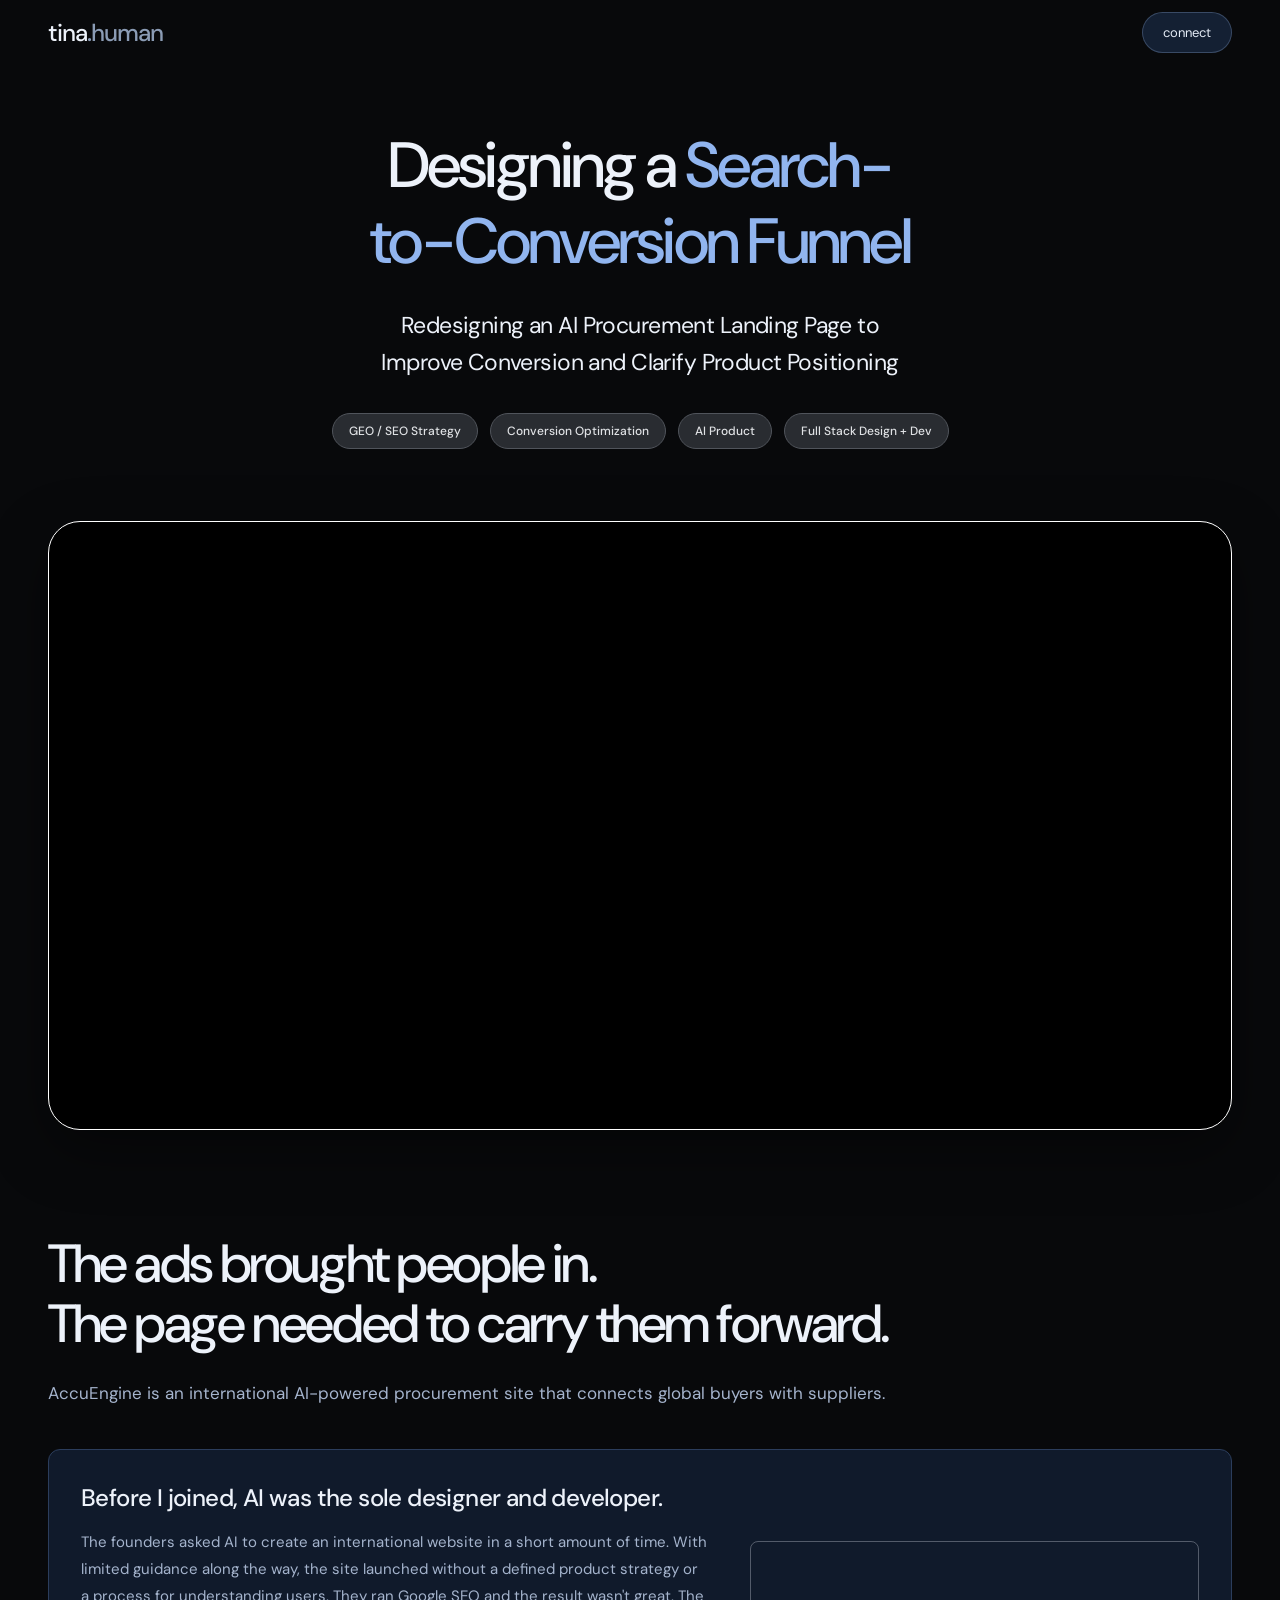
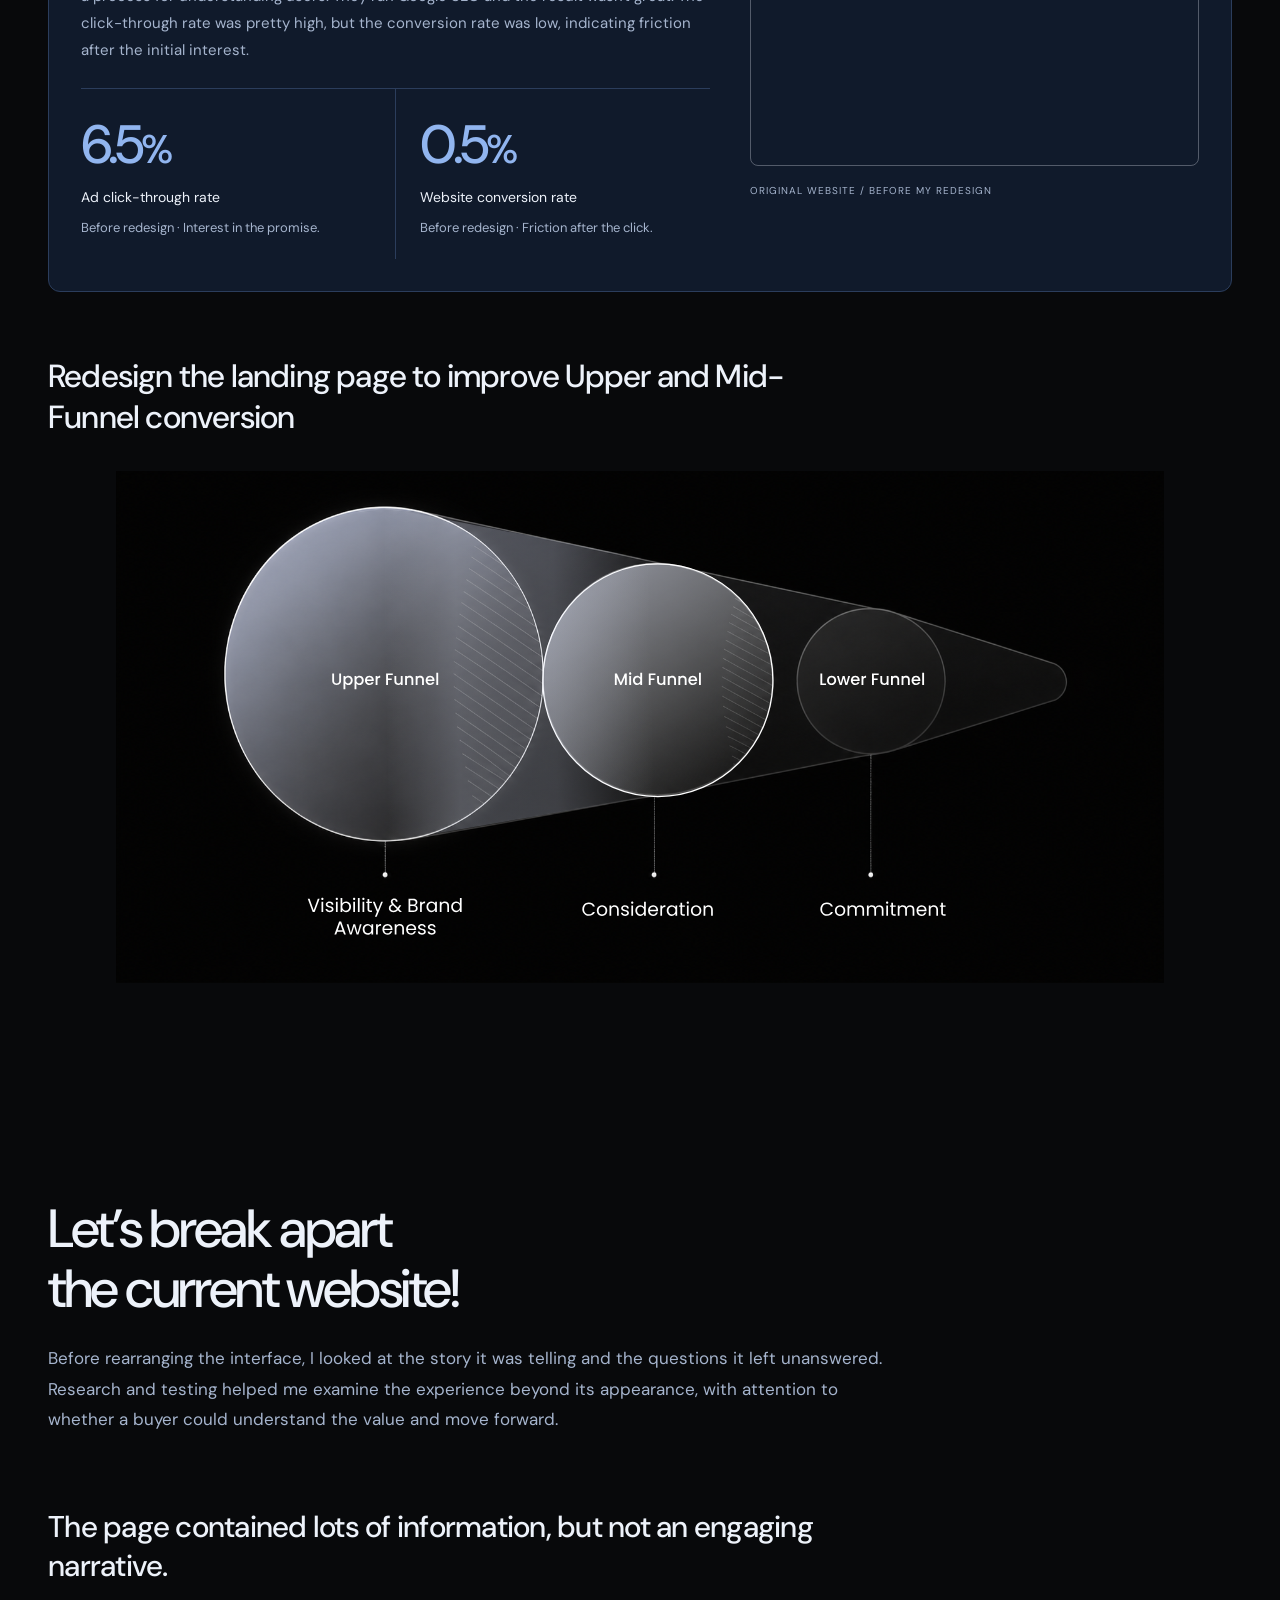
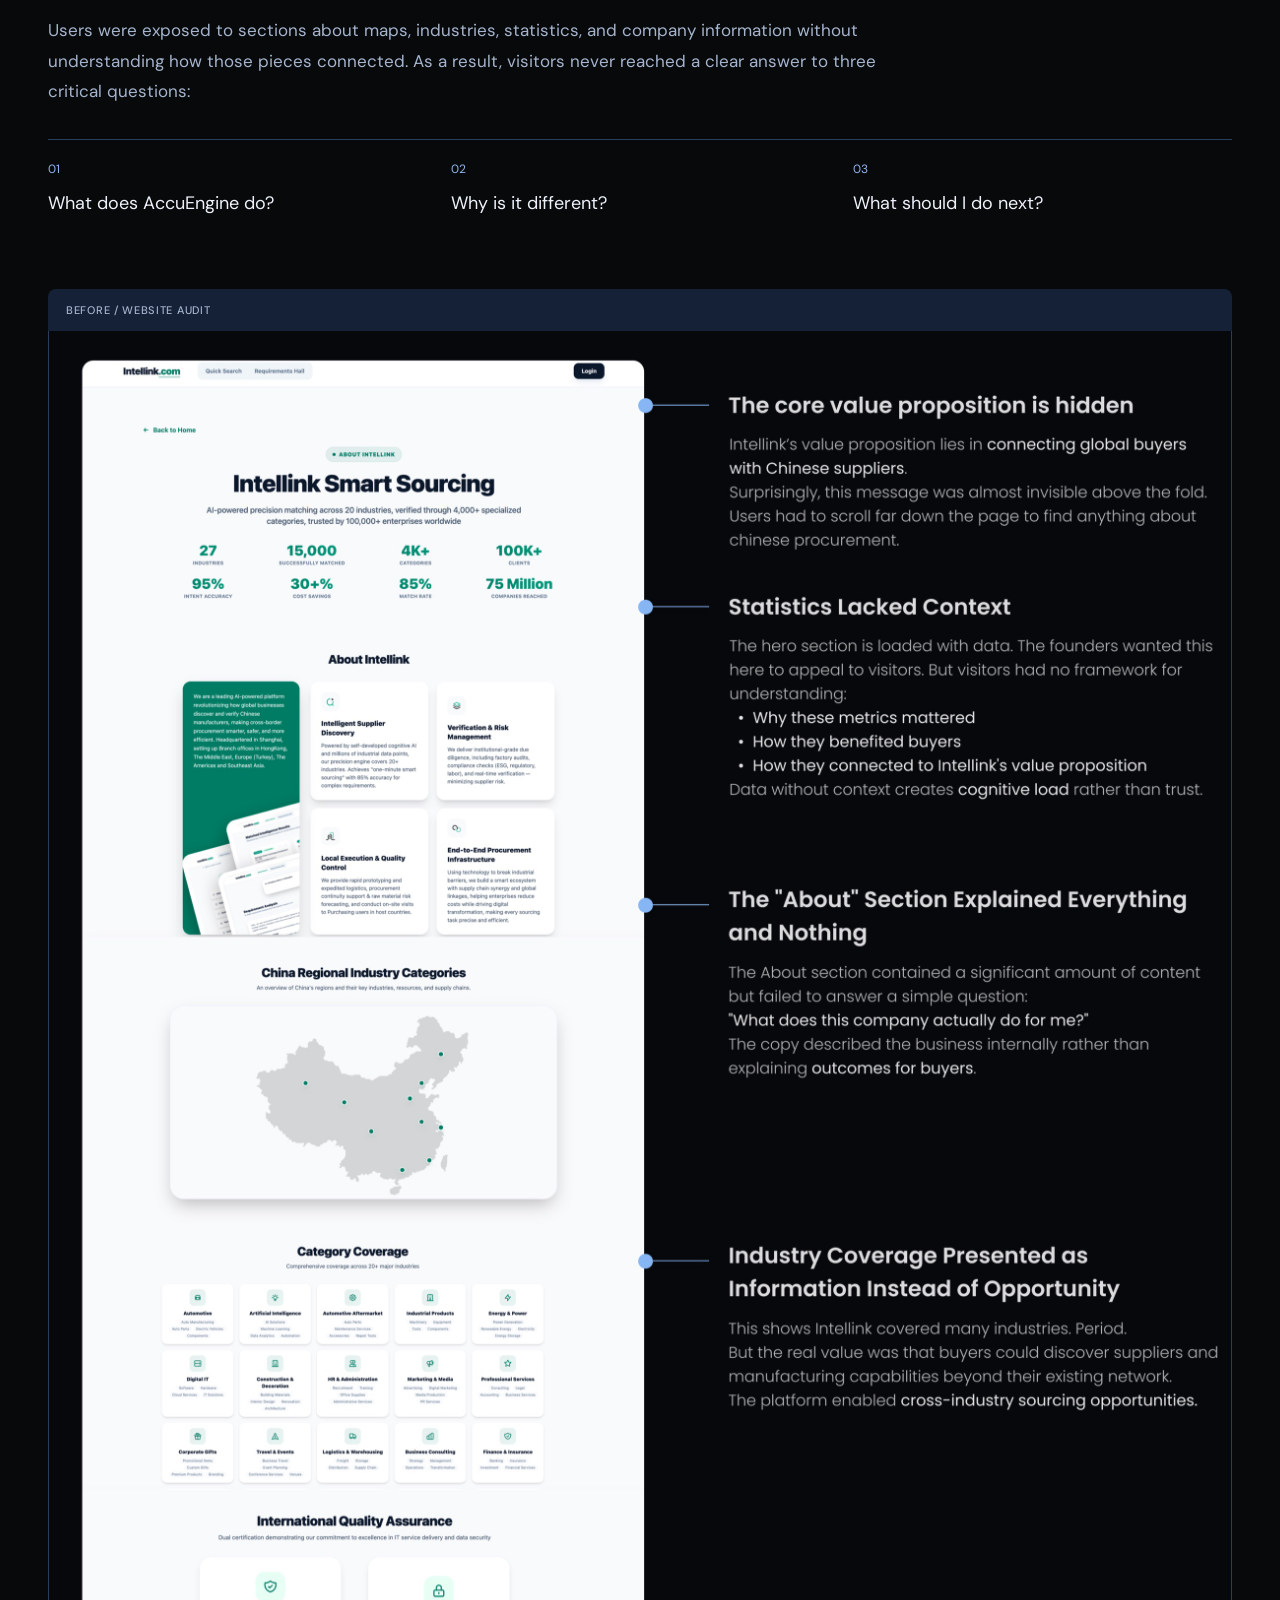
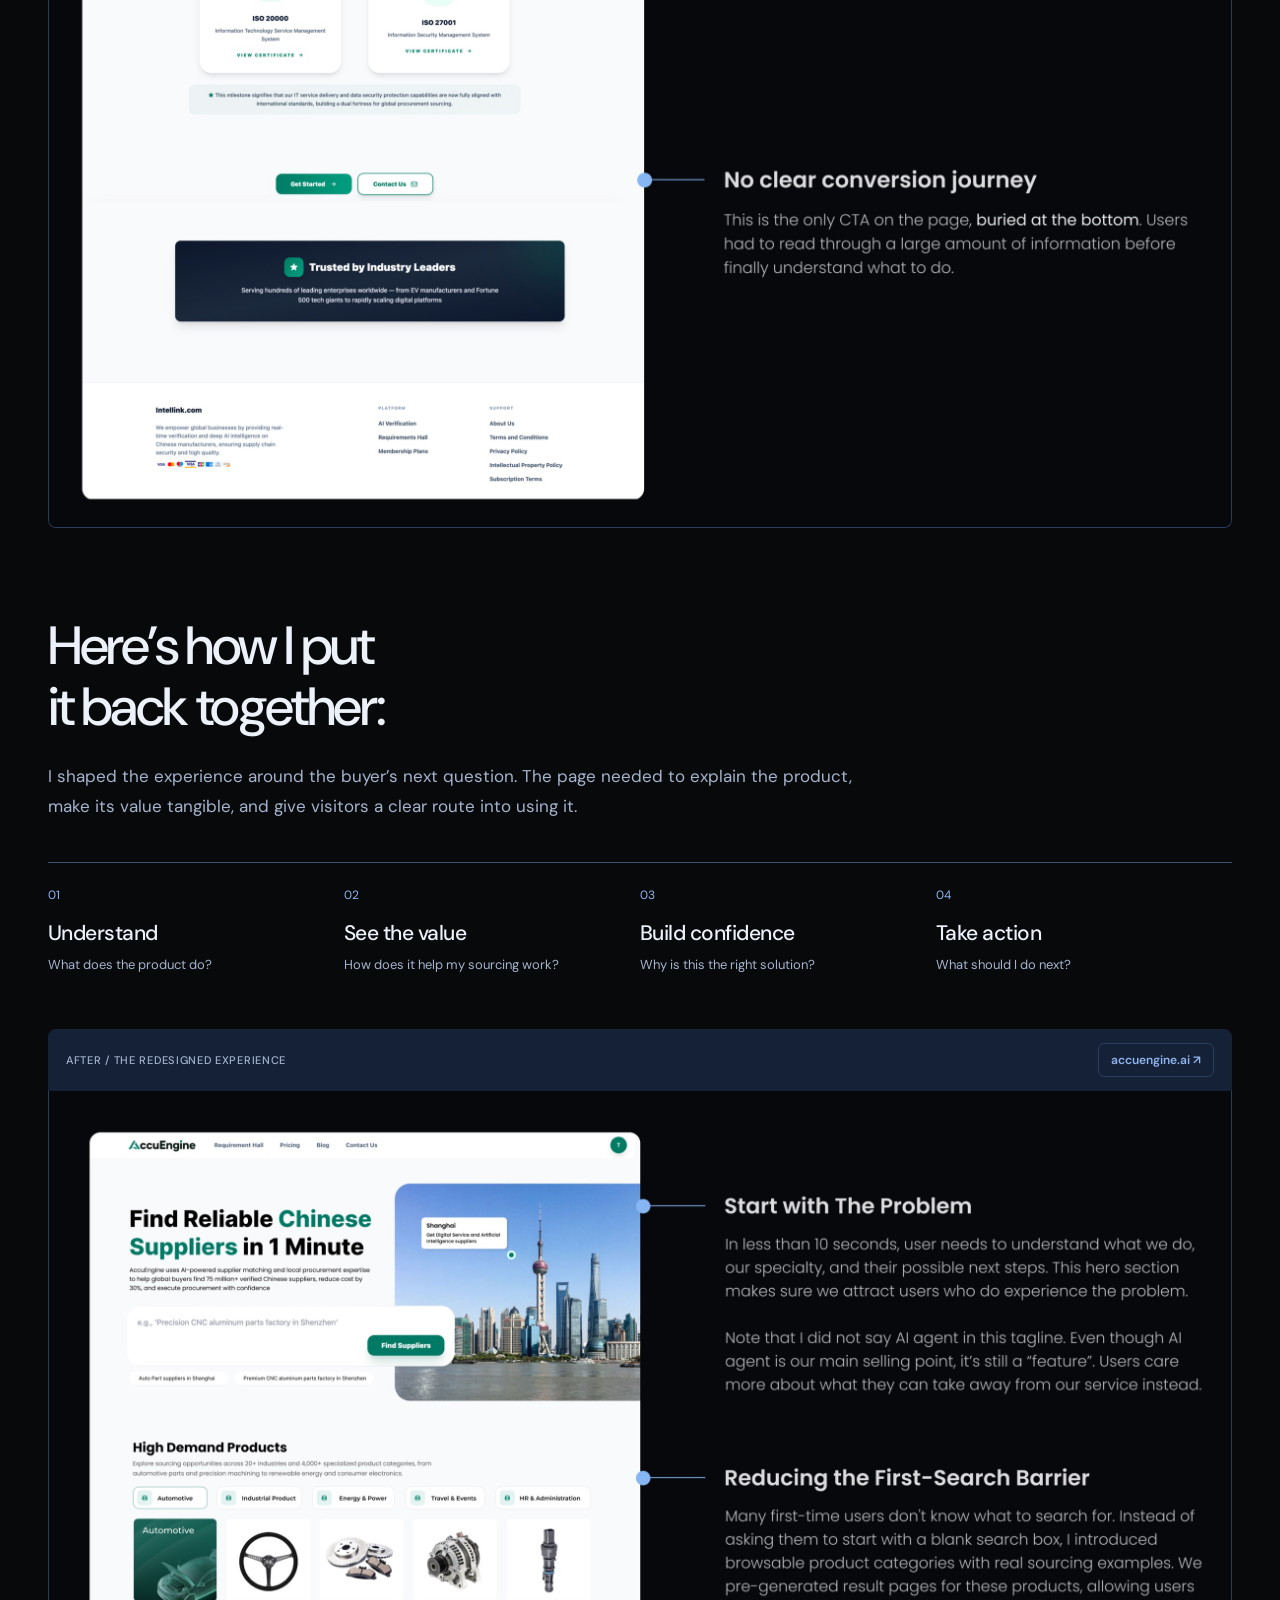
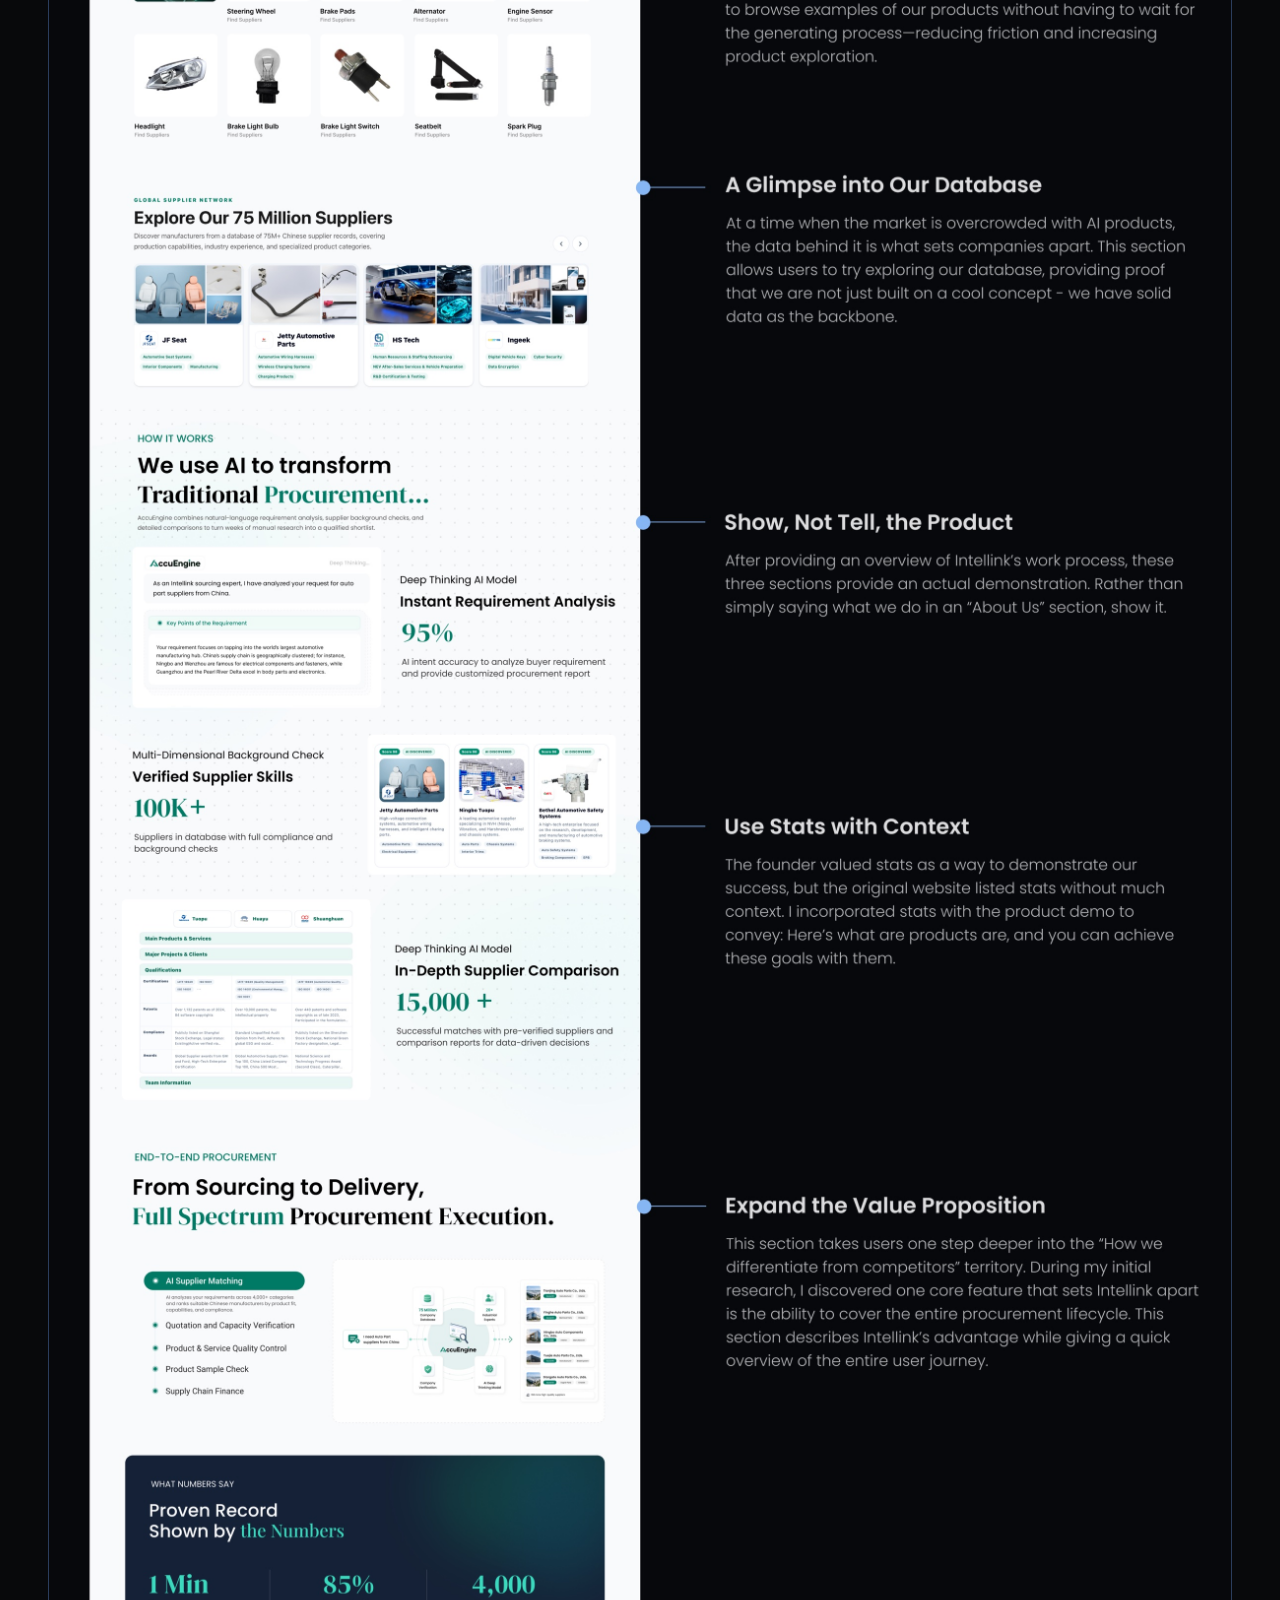
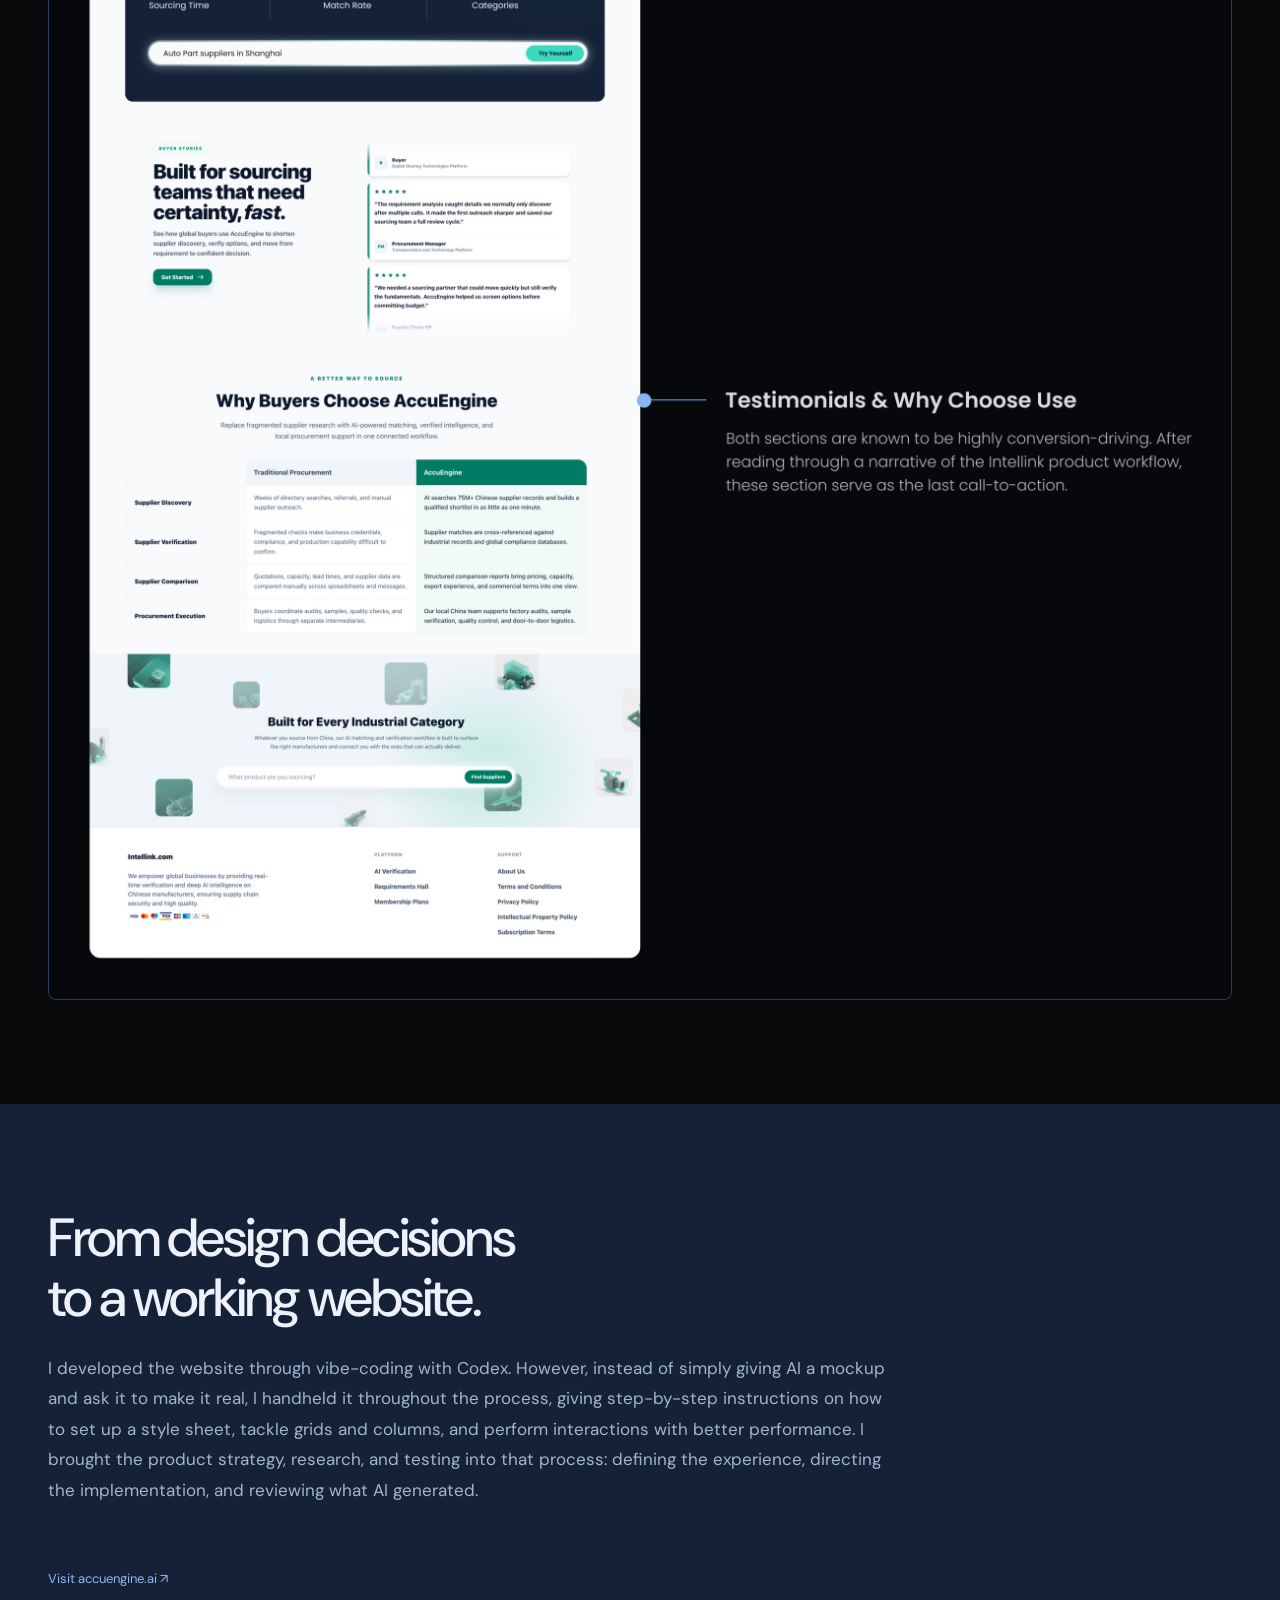
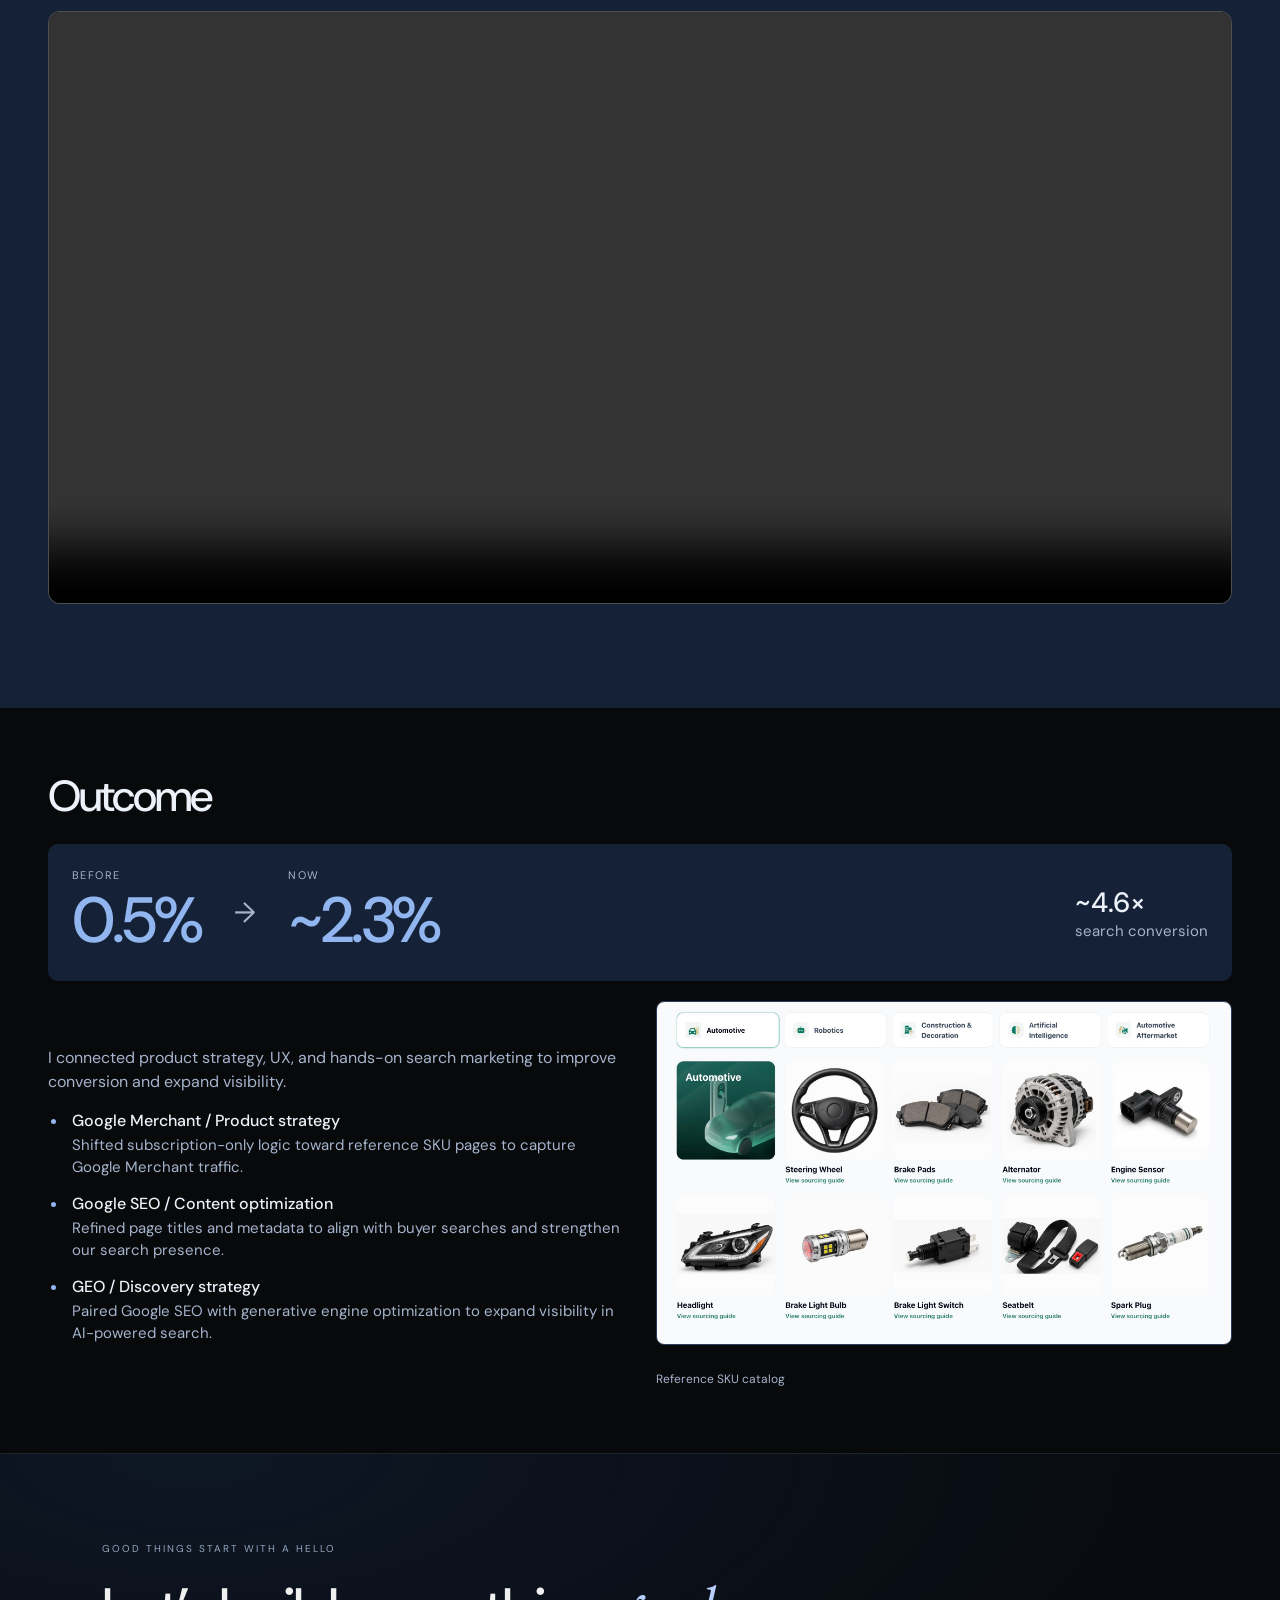
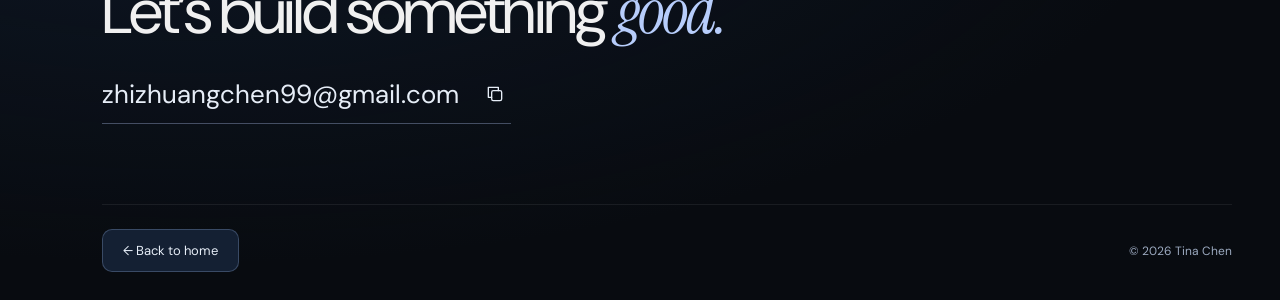
<file: accuengine/accuengine.html>
<!DOCTYPE html>
<html lang="en">
<head>
  <meta charset="UTF-8">
  <meta name="viewport" content="width=device-width, initial-scale=1">
  <meta name="description" content="AccuEngine: combining product strategy, stakeholder research, UX design, and AI-assisted development to build a conversion-focused procurement website.">
  <title>AccuEngine — Strategy, Design & Development</title>
  <link rel="preconnect" href="https://fonts.googleapis.com">
  <link rel="preconnect" href="https://fonts.gstatic.com" crossorigin>
  <link href="https://fonts.googleapis.com/css2?family=DM+Sans:wght@400;500;600;700&display=swap" rel="stylesheet">
  <link rel="stylesheet" href="accuengine.css">
  <link href="https://fonts.googleapis.com/css2?family=DM+Sans:wght@400;500&family=Instrument+Serif:ital@0;1&display=swap" rel="stylesheet">
  <link rel="stylesheet" href="../case-study-footer.css">
  <link rel="stylesheet" href="../copy-email.css">
  <link rel="stylesheet" href="../navbar.css">
  <script src="../navbar.js" defer></script>
  <link rel="icon" type="image/svg+xml" href="../favicon.svg">
</head>
<body id="top">
  <a class="skip-link" href="#main">Skip to content</a>
  <nav class="site-nav scroll-navbar" aria-label="Main navigation">
    <a class="nav-logo tina-chat-wordmark" href="../index.html#top" aria-label="Tina home">tina<span>.human</span></a>
    <a class="nav-connect" href="https://www.linkedin.com/in/tina-zhizhuang-chen/" target="_blank" rel="noopener noreferrer">connect</a>
  </nav>
  <main id="main">
    <header class="hero wrap">
      <h1>Designing a <span>Search-to-Conversion Funnel</span></h1>
      <p class="hero-deck">Redesigning an AI Procurement Landing Page to Improve Conversion and Clarify Product Positioning</p>
      <ul class="hero-pills" aria-label="Project focus areas">
        <li>GEO / SEO Strategy</li>
        <li>Conversion Optimization</li>
        <li>AI Product</li>
        <li>Full Stack Design + Dev</li>
      </ul>
      <figure class="hero-visual">
        <div class="hero-device-frame">
          <video autoplay muted loop playsinline preload="metadata" aria-label="AccuEngine website demo">
            <source src="../Insigmind/AccuEngineDemo.mp4" type="video/mp4">
            Your browser does not support embedded video. <a href="../Insigmind/AccuEngineDemo.mp4">Watch the website demo</a>.
          </video>
        </div>
      </figure>
    </header>
    <section class="section wrap" id="opportunity">
      <h2>The ads brought people in.<br>The page needed to carry them forward.</h2>
      <p class="body-copy">AccuEngine is an international AI-powered procurement site that connects global buyers with suppliers.</p>
      <div class="old-site-baseline" aria-label="Original website before redesign">
        <div class="old-site-evidence">
          <div class="old-site-copy">
            <div class="old-site-context"><h3>Before I joined, AI was the sole designer and developer.</h3><p>The founders asked AI to create an international website in a short amount of time. With limited guidance along the way, the site launched without a defined product strategy or a process for understanding users. They ran Google SEO and the result wasn't great. The click-through rate was pretty high, but the conversion rate was low, indicating friction after the initial interest.</p></div>
          <div class="metrics old-site-metrics" aria-label="Old website metrics before redesign">
            <div><strong>6.5<span>%</span></strong><p>Ad click-through rate</p><small>Before redesign · Interest in the promise.</small></div>
            <div><strong>0.5<span>%</span></strong><p>Website conversion rate</p><small>Before redesign · Friction after the click.</small></div>
          </div>
          </div>
          <figure class="old-site-recording">
            <video autoplay muted loop playsinline preload="metadata" aria-label="Original AccuEngine website before redesign"><source src="AccuEngineOldRecording.mp4" type="video/mp4">Your browser does not support embedded video. <a href="AccuEngineOldRecording.mp4">Watch the original website recording</a>.</video>
            <figcaption>ORIGINAL WEBSITE / BEFORE MY REDESIGN</figcaption>
          </figure>
        </div>
      </div>
      <div class="goal"><h3>Redesign the landing page to improve Upper and Mid-Funnel conversion</h3><figure class="light-visual"><img src="Goal Visual.svg" alt="Goal visual illustrating the conversion funnel" loading="lazy"></figure></div>
    </section>
    <section class="section wrap" id="experience">
      <h2>Let’s break apart<br>the current website!</h2>
      <p class="body-copy">Before rearranging the interface, I looked at the story it was telling and the questions it left unanswered. Research and testing helped me examine the experience beyond its appearance, with attention to whether a buyer could understand the value and move forward.</p>
      <div class="audit-summary"><h3>The page contained lots of information, but not an engaging narrative.</h3><p class="body-copy">Users were exposed to sections about maps, industries, statistics, and company information without understanding how those pieces connected. As a result, visitors never reached a clear answer to three critical questions:</p><ol class="buyer-questions"><li>What does AccuEngine do?</li><li>Why is it different?</li><li>What should I do next?</li></ol></div>
      <figure class="artifact"><div class="artifact-label"><span>BEFORE / WEBSITE AUDIT</span></div><div class="artifact-image"><img src="current-website.jpg" alt="Original procurement website with design audit annotations" loading="lazy" width="2400" height="3648"></div></figure>
      <div class="subsection-heading"><h2>Here’s how I put<br>it back together:</h2><p class="body-copy">I shaped the experience around the buyer’s next question. The page needed to explain the product, make its value tangible, and give visitors a clear route into using it.</p></div>
      <ol class="journey"><li><span>01</span><h3>Understand</h3><p>What does the product do?</p></li><li><span>02</span><h3>See the value</h3><p>How does it help my sourcing work?</p></li><li><span>03</span><h3>Build confidence</h3><p>Why is this the right solution?</p></li><li><span>04</span><h3>Take action</h3><p>What should I do next?</p></li></ol>
      <figure class="artifact"><div class="artifact-label"><span>AFTER / THE REDESIGNED EXPERIENCE</span><a class="button accuengine-site-button" href="https://accuengine.ai">accuengine.ai ↗</a></div><div class="artifact-image"><img src="new-website.jpg" alt="Redesigned procurement landing page with the complete design rationale" loading="lazy" width="2400" height="6311"></div></figure>
    </section>
    <section class="section green-band" id="build"><div class="wrap">
      <h2>From design decisions<br>to a working website.</h2>
      <p class="body-copy">I developed the website through vibe-coding with Codex. However, instead of simply giving AI a mockup and ask it to make it real, I handheld it throughout the process, giving step-by-step instructions on how to set up a style sheet, tackle grids and columns, and perform interactions with better performance. I brought the product strategy, research, and testing into that process: defining the experience, directing the implementation, and reviewing what AI generated.</p>
      <div class="demo-heading"><a href="https://accuengine.ai">Visit accuengine.ai ↗</a></div>
      <figure class="demo"><video controls autoplay muted loop playsinline preload="metadata" aria-label="AccuEngine website project walkthrough"><source src="../Insigmind/AccuEngineDemo.mp4" type="video/mp4">Your browser does not support embedded video. <a href="../Insigmind/AccuEngineDemo.mp4">Watch the website demo</a>.</video></figure>
    </div></section>
    <section class="section wrap" id="outcome">
      <h2>Outcome</h2>
      <div class="outcome-comparison" aria-label="Search conversion increased from 0.5% to approximately 2.3%, about 4.6 times the previous rate">
        <div><span>BEFORE</span><strong>0.5%</strong></div>
        <span class="outcome-arrow" aria-hidden="true">→</span>
        <div><span>NOW</span><strong>~2.3%</strong></div>
        <p><b>~4.6×</b> search conversion</p>
      </div>
      <div class="outcome-details">
      <div class="outcome-copy">
      <p class="body-copy outcome-intro">I connected product strategy, UX, and hands-on search marketing to improve conversion and expand visibility.</p>
      <ul class="outcome-highlights">
        <li><strong>Google Merchant / Product strategy</strong><span>Shifted subscription-only logic toward reference SKU pages to capture Google Merchant traffic.</span></li>
        <li><strong>Google SEO / Content optimization</strong><span>Refined page titles and metadata to align with buyer searches and strengthen our search presence.</span></li>
        <li><strong>GEO / Discovery strategy</strong><span>Paired Google SEO with generative engine optimization to expand visibility in AI-powered search.</span></li>
      </ul>
      </div>
      <figure class="outcome-sku">
        <img src="SKU.jpg" alt="Reference SKU catalog featuring automotive products and links to their sourcing guides" width="2126" height="1268" loading="lazy">
        <figcaption>Reference SKU catalog</figcaption>
      </figure>
      </div>
    </section>
  </main>

  <footer class="contact-footer" id="contact" aria-labelledby="contact-title">
    <p class="contact-eyebrow">GOOD THINGS START WITH A HELLO</p>
    <h2 id="contact-title">Let’s build something <em>good.</em></h2>
    <div class="contact-email">
      <span>zhizhuangchen99@gmail.com</span>
      <button class="copy-email-button" type="button" aria-label="Copy email address">
        <svg viewBox="0 0 24 24" fill="none" stroke="currentColor" stroke-width="1.6" stroke-linecap="round" stroke-linejoin="round" aria-hidden="true"><rect x="8" y="8" width="12" height="12" rx="2"/><path d="M16 8V4H4v12h4"/></svg>
        <span class="copy-email-label" role="status" aria-live="polite">Copy</span>
      </button>
    </div>
    <div class="contact-bottom">
      <a class="contact-home-button" href="../index.html">← Back to home</a>
      <p>© 2026 Tina Chen</p>

    </div>
  </footer>
  <a class="back-to-top" href="#top" aria-label="Back to top" hidden>↑</a>
  <script>
    const backToTop = document.querySelector('.back-to-top');
    const updateBackToTop = () => { backToTop.hidden = window.scrollY <= window.innerHeight; };
    window.addEventListener('scroll', updateBackToTop, { passive: true });
    window.addEventListener('resize', updateBackToTop);
    window.addEventListener('pageshow', updateBackToTop);
    updateBackToTop();
    const heroVisual = document.querySelector('.hero-visual');
    const heroFrame = document.querySelector('.hero-device-frame');
    const reducedMotion = window.matchMedia('(prefers-reduced-motion: reduce)');
    if (heroVisual && heroFrame && 'IntersectionObserver' in window && typeof heroFrame.animate === 'function' && !reducedMotion.matches) {
      let flipAnimation;
      const revealObserver = new IntersectionObserver((entries) => {
        if (!entries.some((entry) => entry.isIntersecting)) return;
        revealObserver.disconnect();
        if (reducedMotion.matches) return;
        flipAnimation = heroFrame.animate([
          { transform: 'translateY(64px) rotateX(48deg) scale(0.94)', opacity: 0.25 },
          { transform: 'translateY(0) rotateX(0) scale(1)', opacity: 1 }
        ], {
          duration: 480,
          easing: 'cubic-bezier(0.16, 1, 0.3, 1)'
        });
      }, { threshold: 0.12, rootMargin: '0px 0px -24px 0px' });
      revealObserver.observe(heroVisual);
      reducedMotion.addEventListener('change', (event) => {
        if (event.matches) {
          revealObserver.disconnect();
          flipAnimation?.cancel();
        }
      });
    }
  </script>
  <script src="../copy-email.js" defer></script>
</body>
</html>
</file>
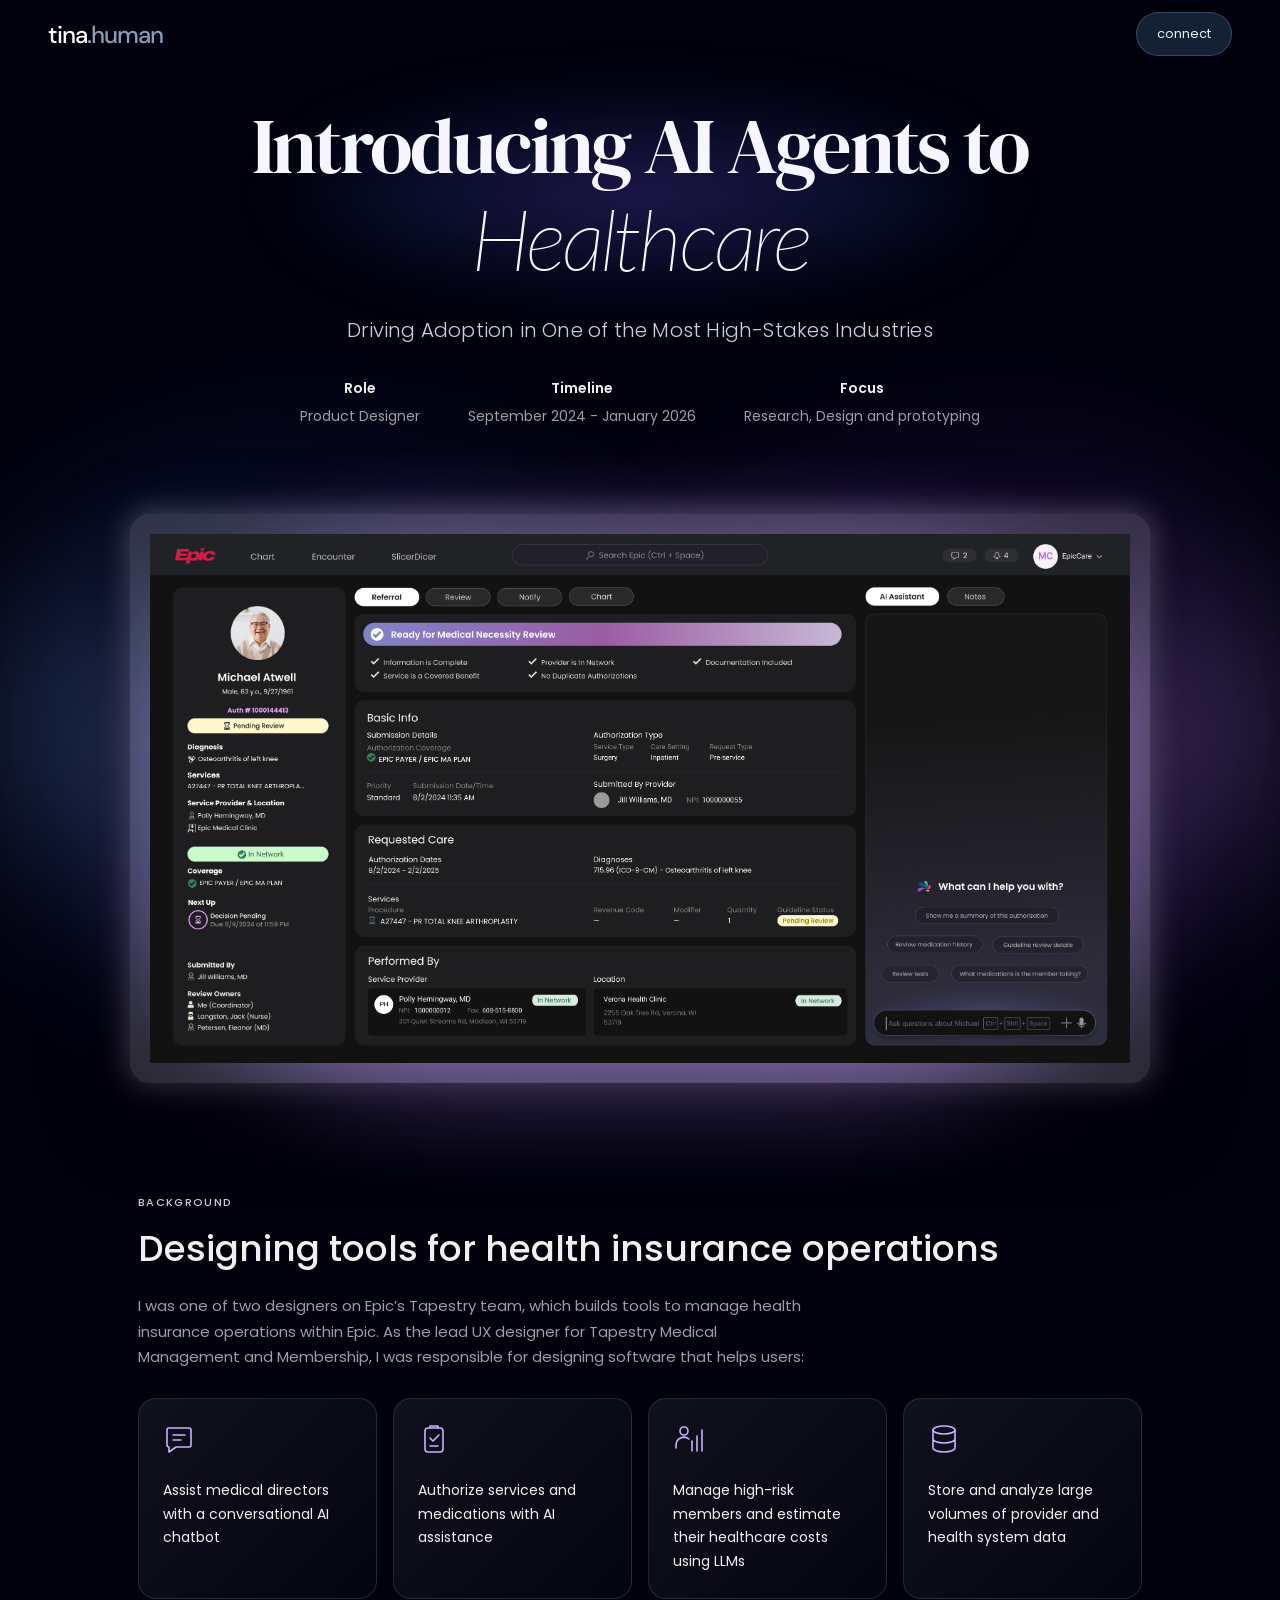
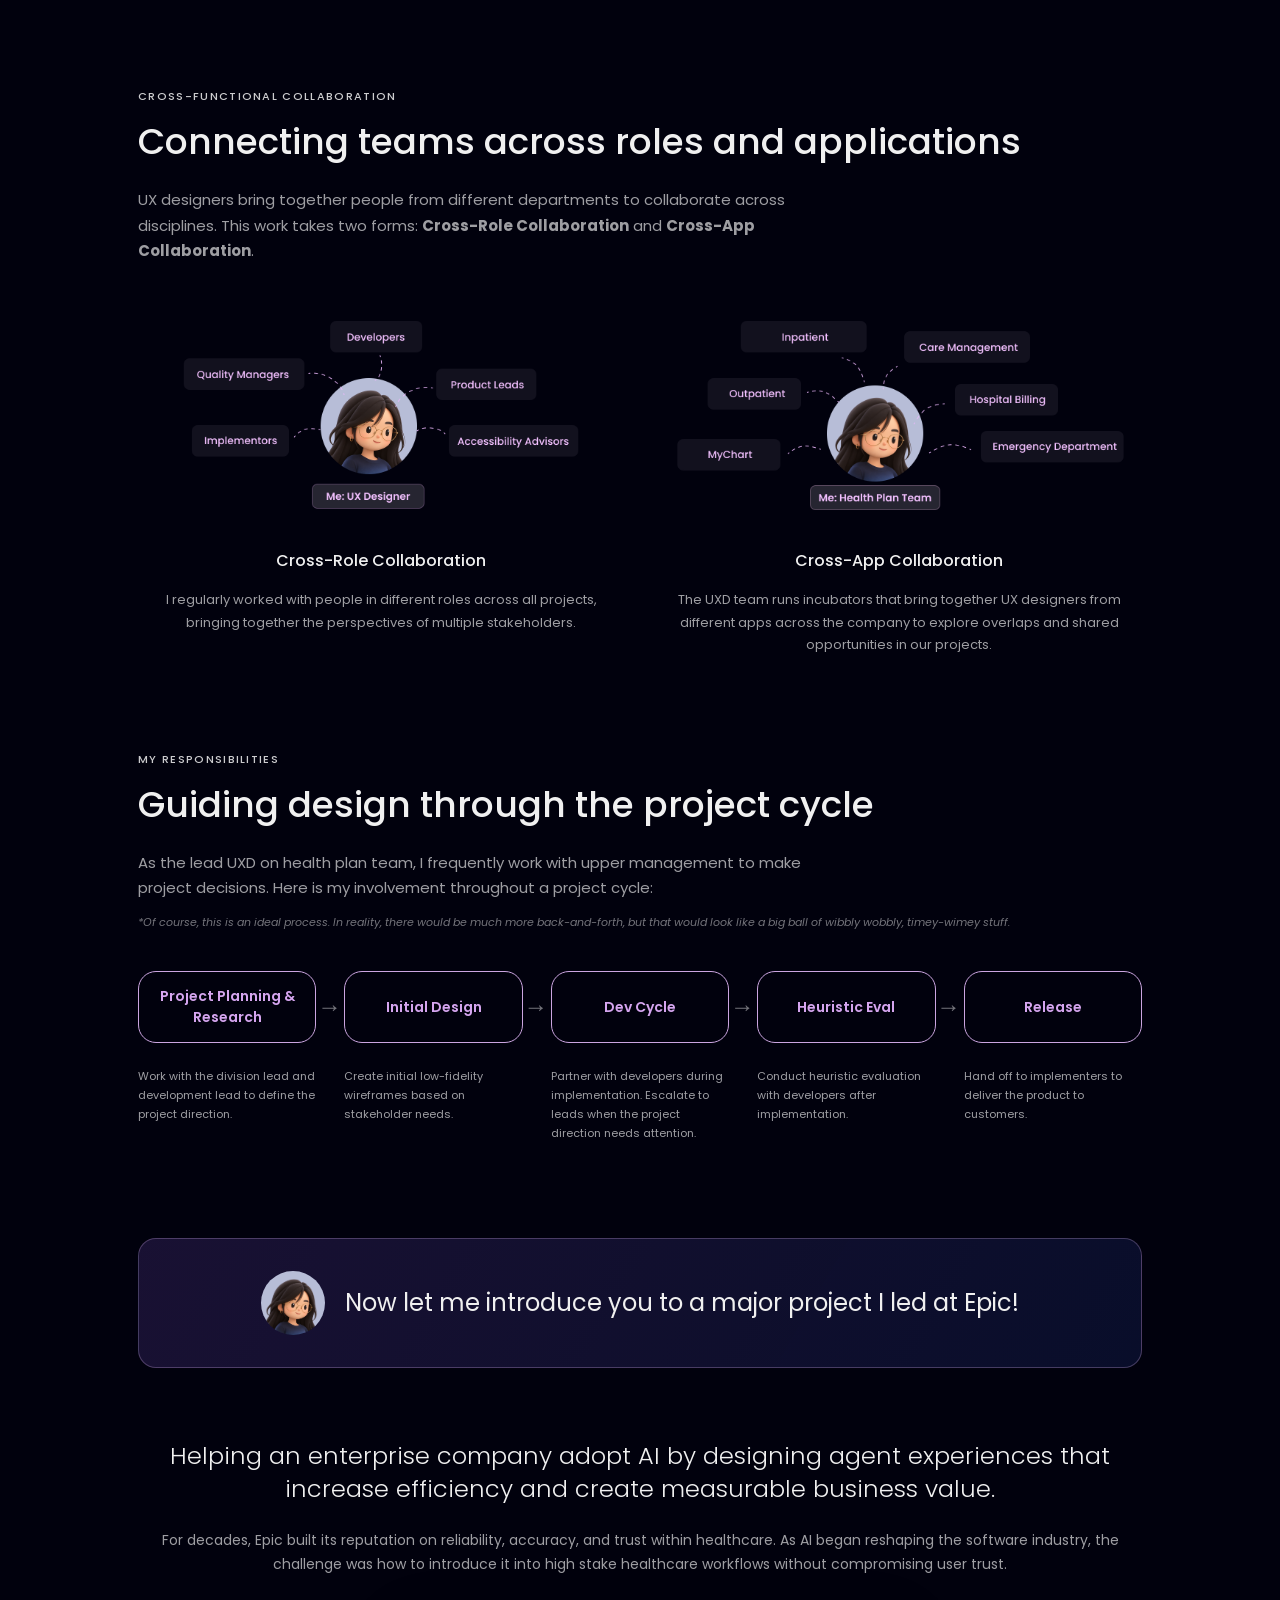
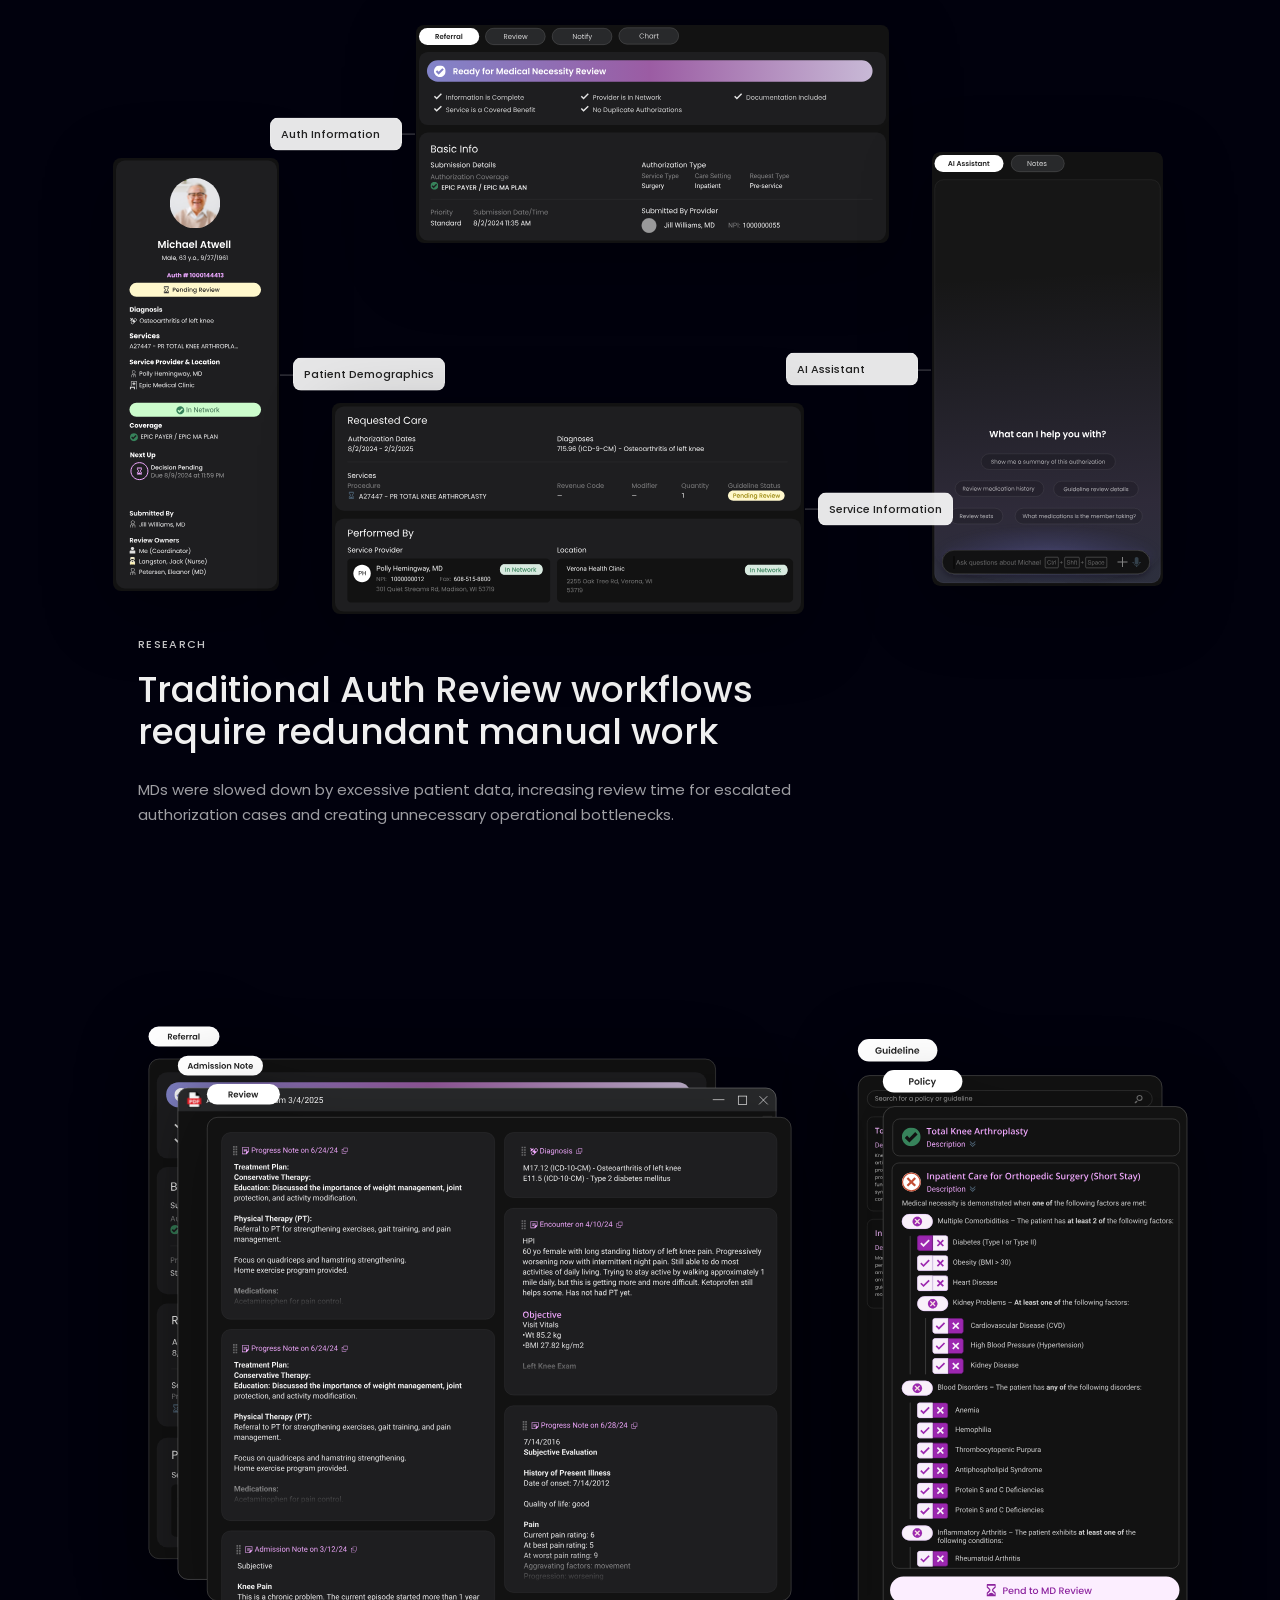
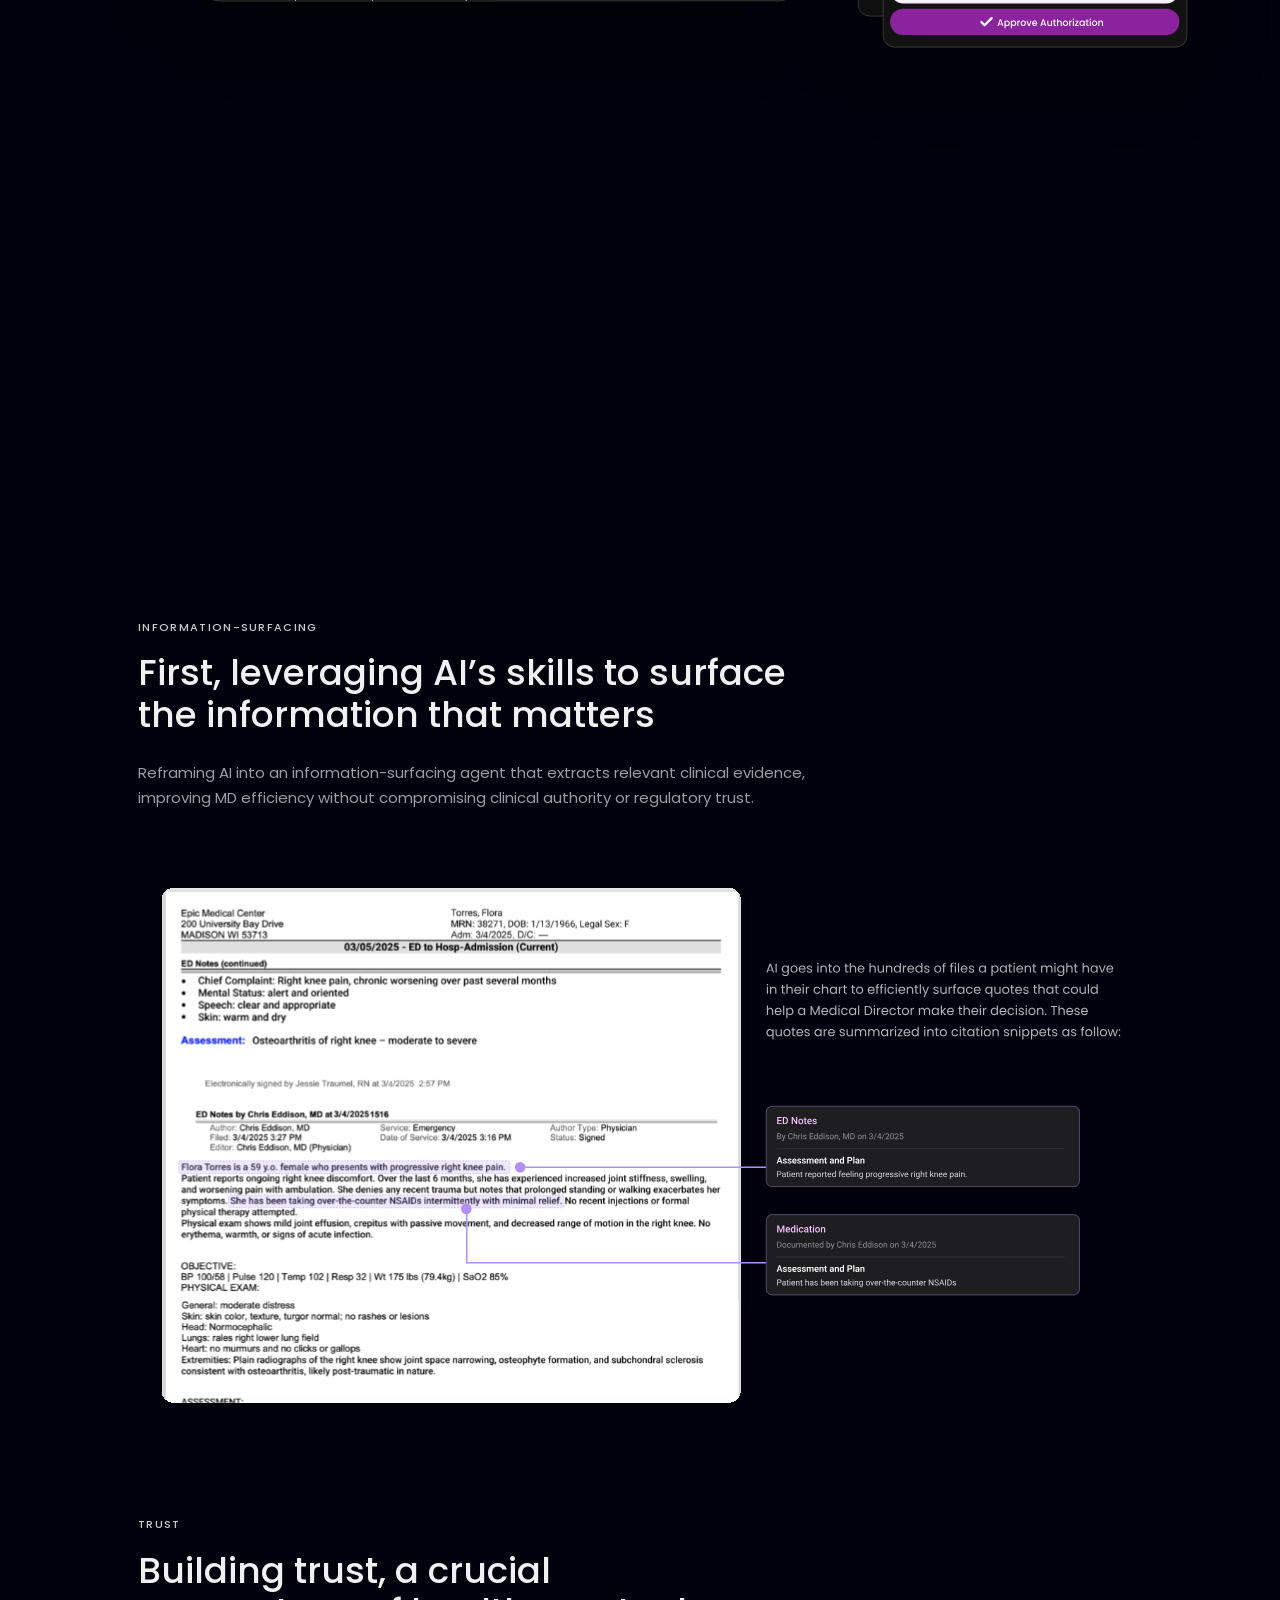
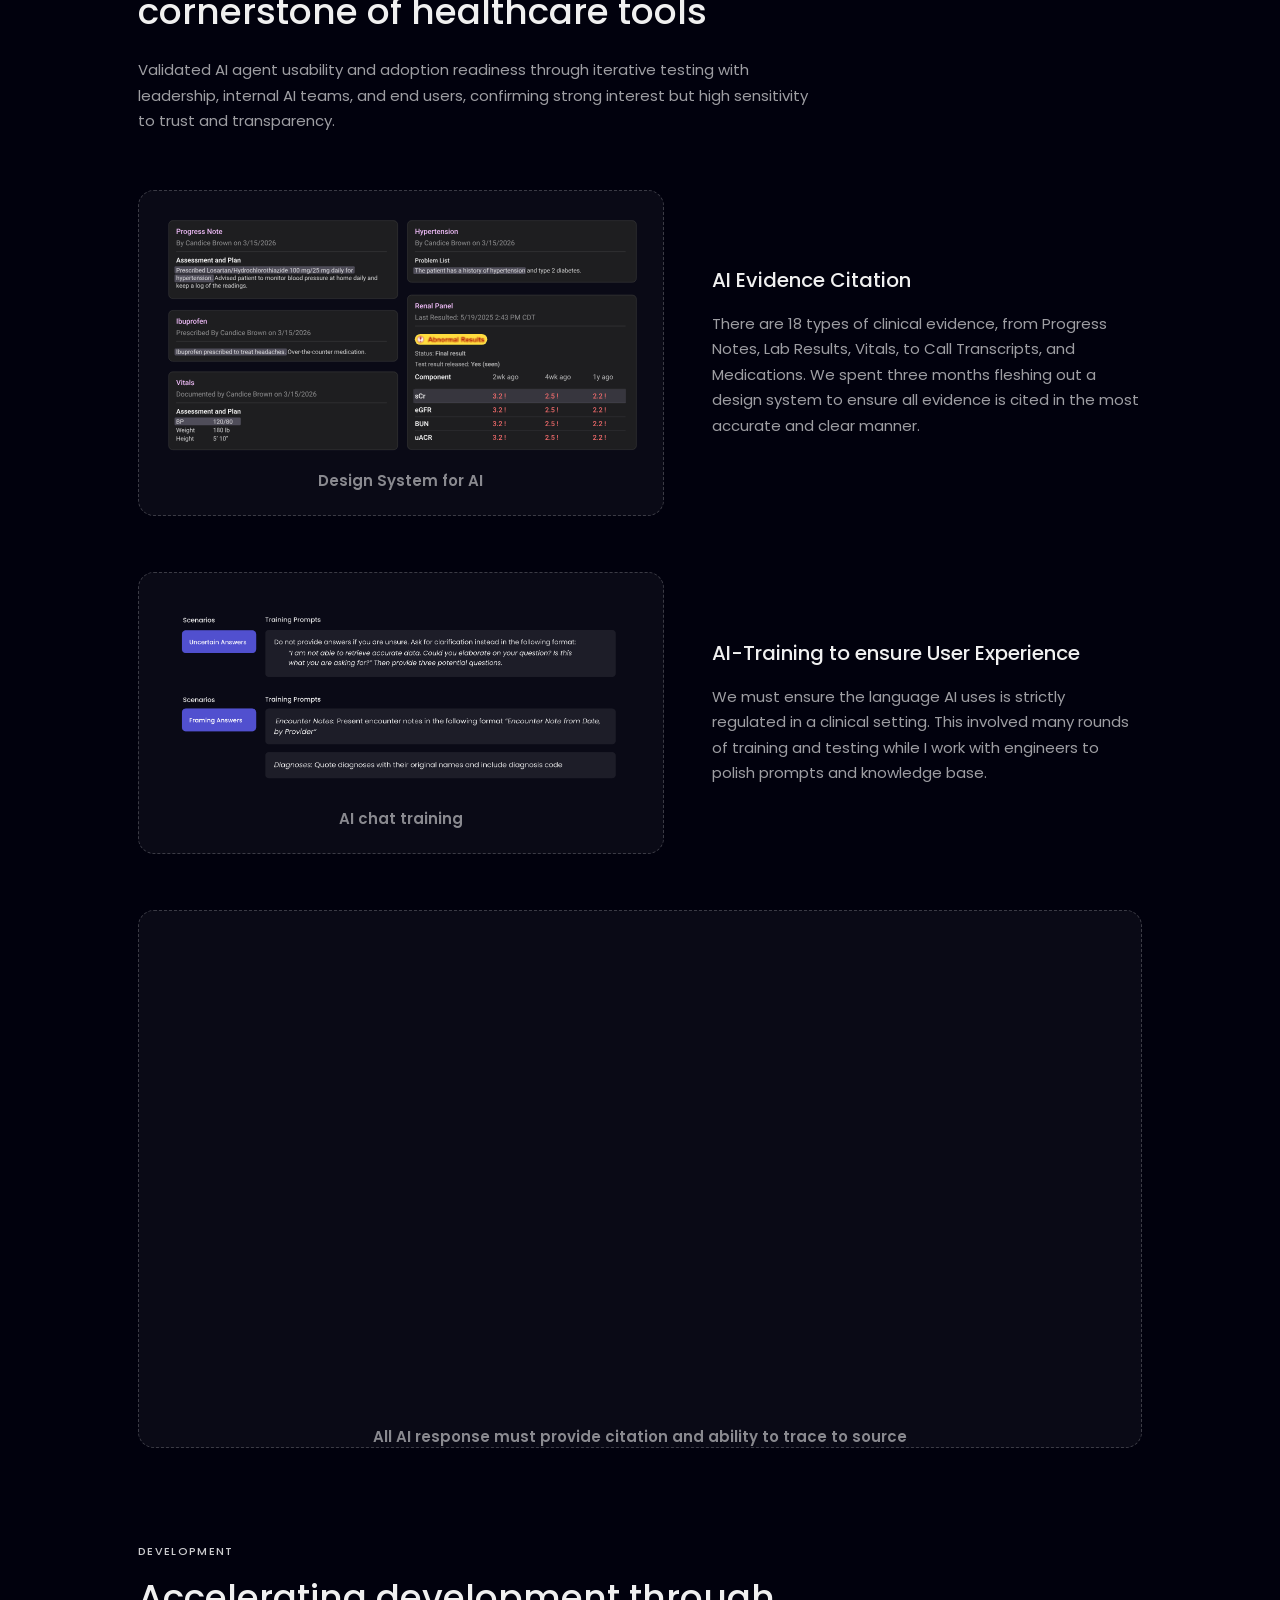
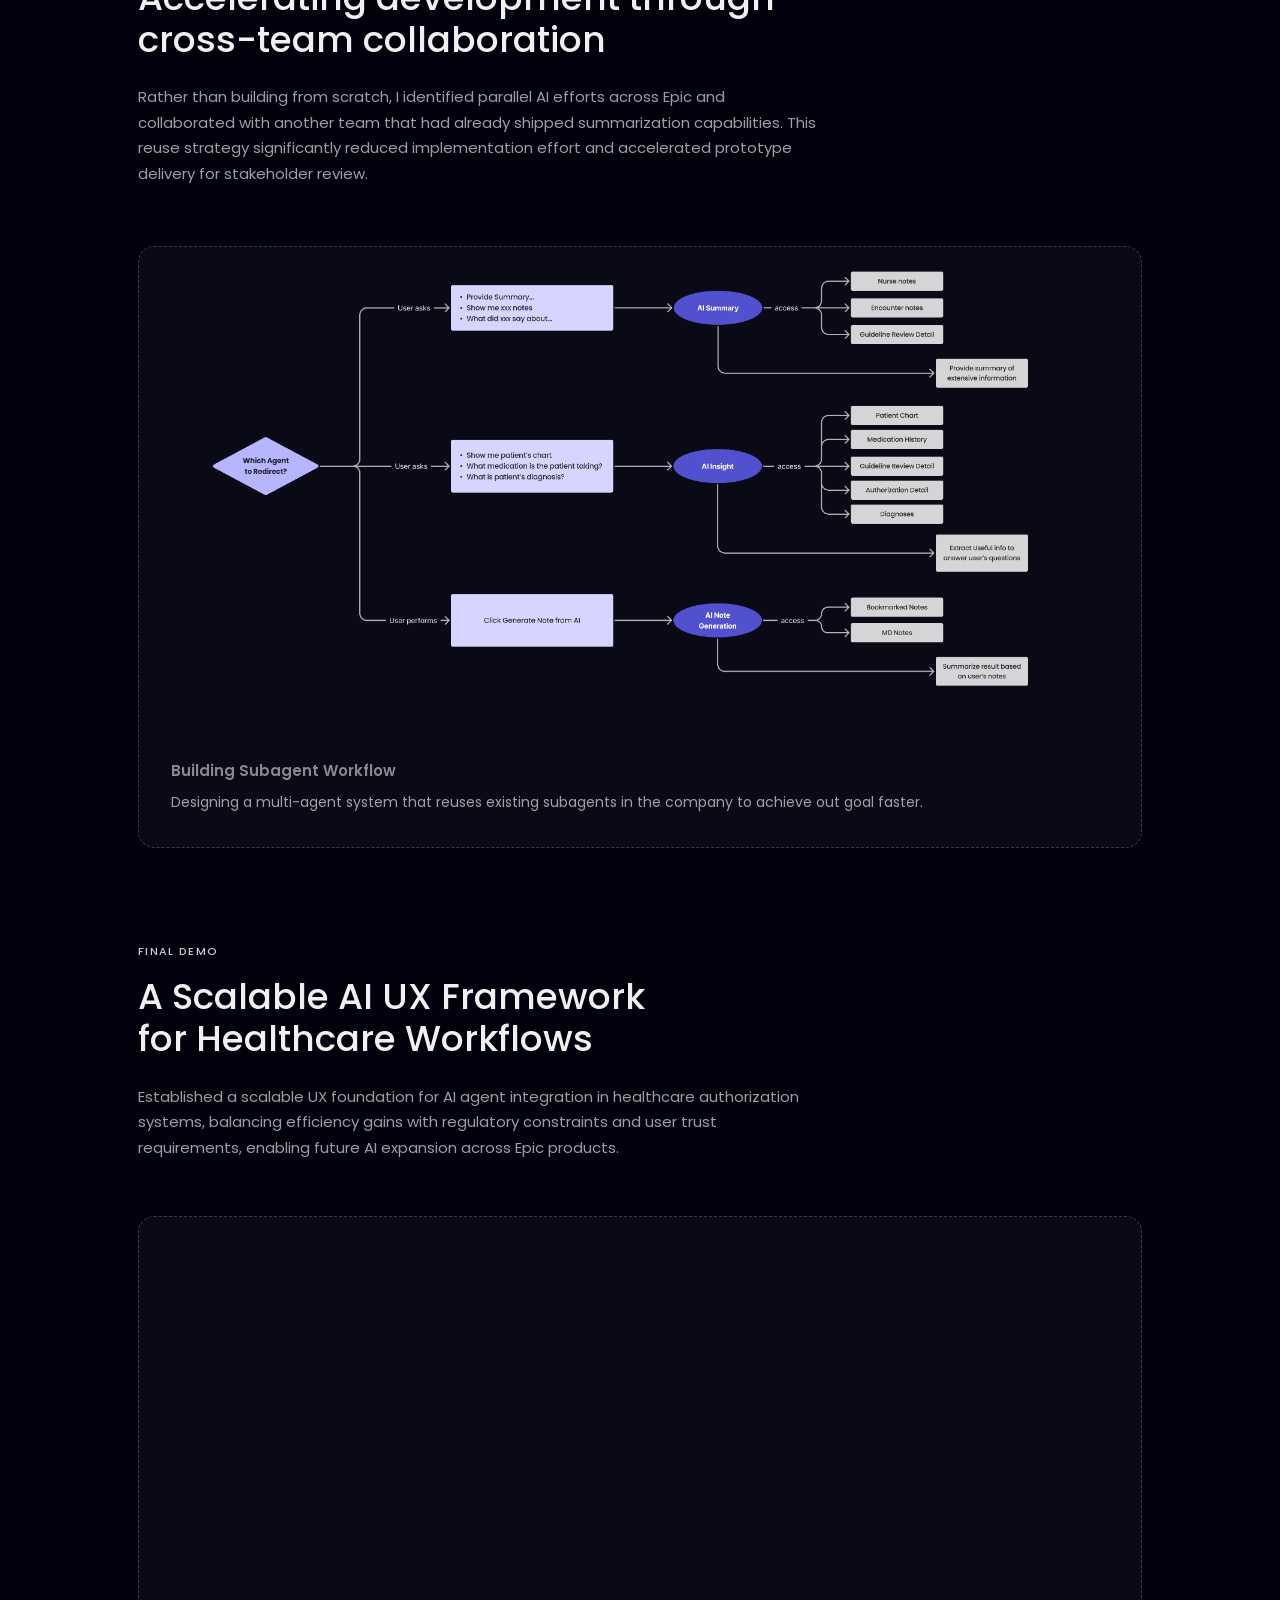
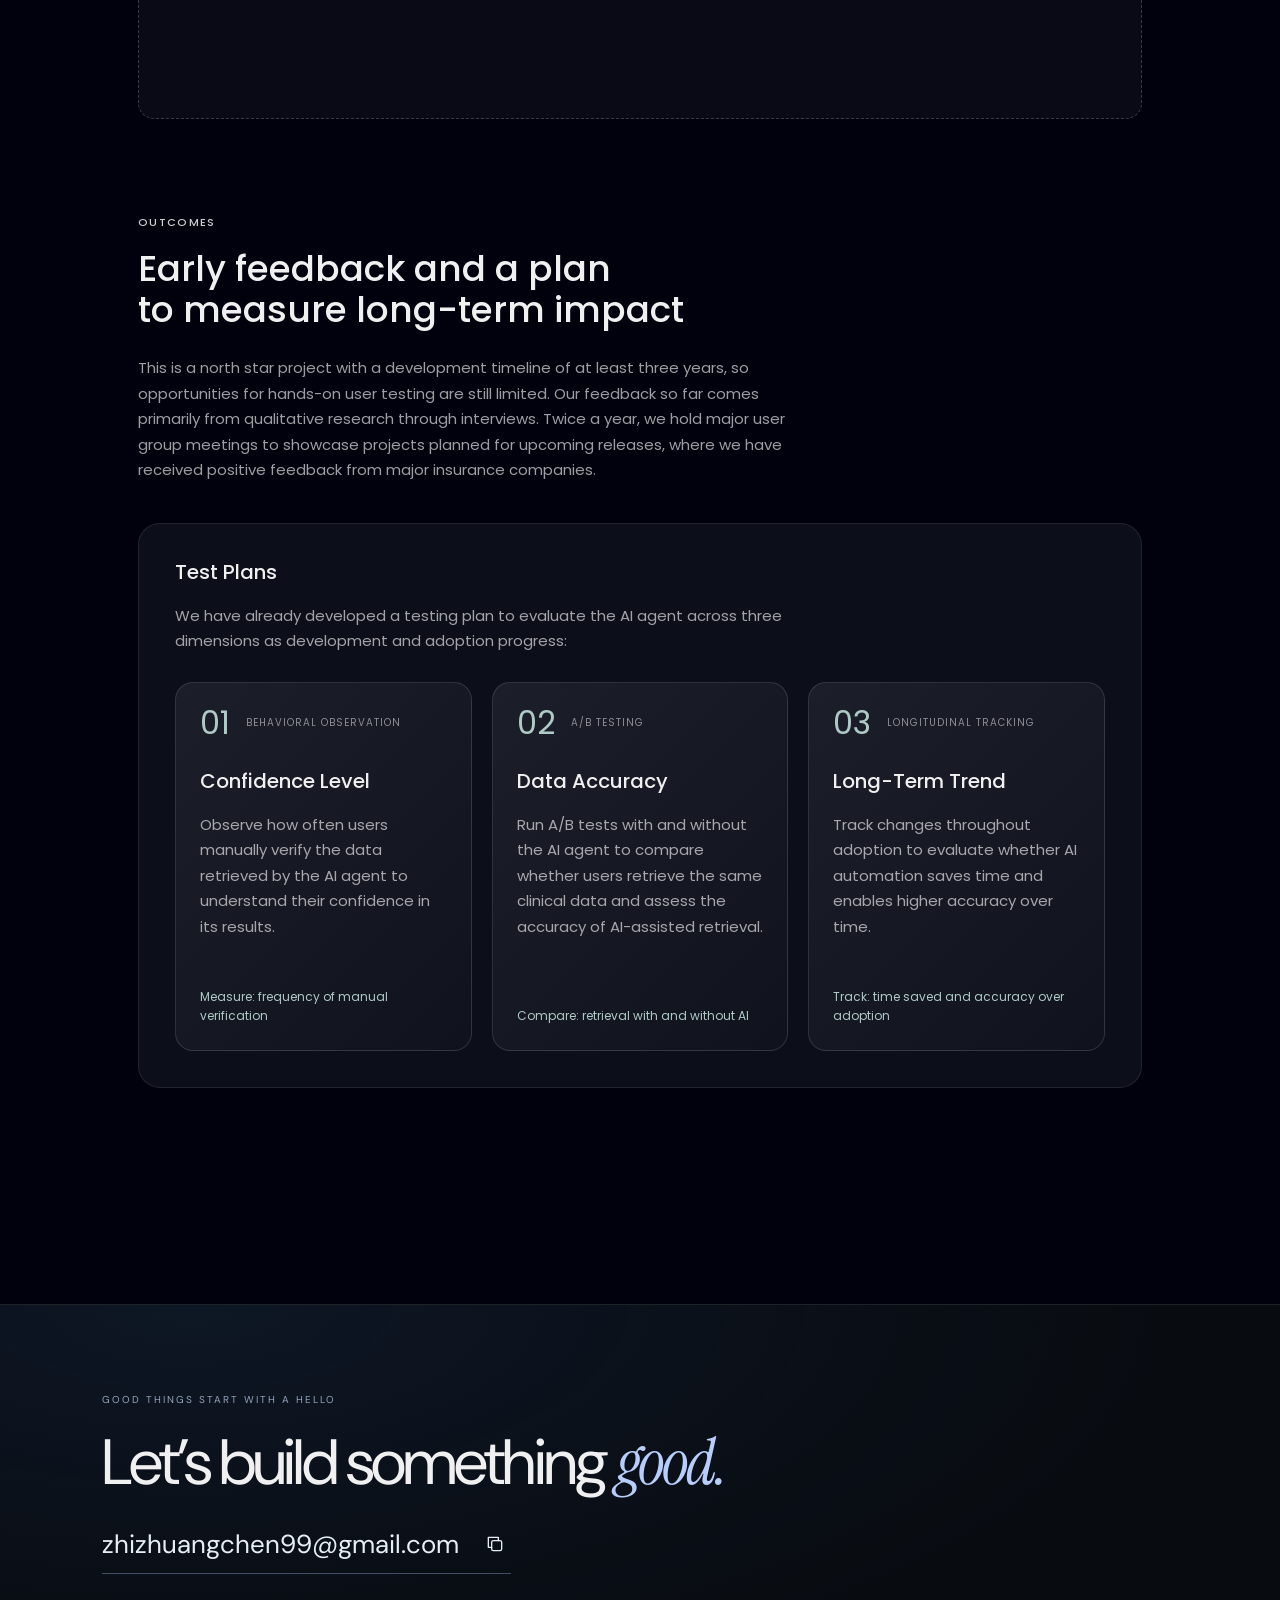
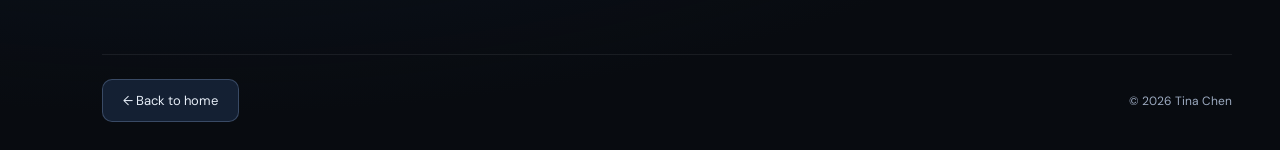
<file: Epic/epic.html>
<!DOCTYPE html>
<html lang="en">
<head>
  <meta charset="UTF-8" />
  <meta name="viewport" content="width=device-width, initial-scale=1.0" />
  <title>Epic — Healthcare AI Case Study</title>
  <link rel="preconnect" href="https://fonts.googleapis.com" />
  <link rel="preconnect" href="https://fonts.gstatic.com" crossorigin />
  <link href="https://fonts.googleapis.com/css2?family=DM+Sans:wght@400;500&family=DM+Serif+Display&family=Lato:ital,wght@1,300&family=Poppins:wght@300;400;500;600;700&display=swap" rel="stylesheet" />
  <link rel="stylesheet" href="../case-study.css" />
  <link rel="stylesheet" href="style.css" />
  <link href="https://fonts.googleapis.com/css2?family=DM+Sans:wght@400;500&family=Instrument+Serif:ital@0;1&display=swap" rel="stylesheet">
  <link rel="stylesheet" href="../case-study-footer.css">
  <link rel="stylesheet" href="../back-to-top.css">
  <link rel="stylesheet" href="../copy-email.css">
  <link rel="stylesheet" href="../navbar.css">
  <script src="../navbar.js" defer></script>
  <link rel="icon" type="image/svg+xml" href="../favicon.svg">
</head>
<body id="top">



  <nav class="epic-nav scroll-navbar" aria-label="Main navigation">
    <a class="nav-logo tina-chat-wordmark" href="../index.html#top" aria-label="Tina home">tina<span>.human</span></a>
    <a class="nav-connect" href="https://www.linkedin.com/in/tina-zhizhuang-chen/" target="_blank" rel="noopener noreferrer">connect</a>
  </nav>

  <main class="case-study-page">
    <header class="epic-hero">
      <h1 class="epic-hero__title">
        <span class="epic-hero__title-primary">Introducing AI Agents to</span>
        <span class="epic-hero__title-accent">Healthcare</span>
      </h1>
      <p class="epic-hero__subtitle">Driving Adoption in One of the Most High-Stakes Industries</p>
      <dl class="epic-hero__details">
        <div><dt>Role</dt><dd>Product Designer</dd></div>
        <div><dt>Timeline</dt><dd>September 2024 - January 2026</dd></div>
        <div><dt>Focus</dt><dd>Research, Design and prototyping</dd></div>
      </dl>
      <div class="epic-hero__visual">
        <img src="EpicCover.jpg" alt="Epic AI healthcare agent interface">
      </div>
    </header>

    <section class="epic-background" aria-labelledby="epic-background-title">
      <p class="epic-label">BACKGROUND</p>
      <h2 class="epic-header" id="epic-background-title">Designing tools for health insurance operations</h2>
      <p class="epic-body">I was one of two designers on Epic’s Tapestry team, which builds tools to manage health insurance operations within Epic. As the lead UX designer for Tapestry Medical Management and Membership, I was responsible for designing software that helps users:</p>
      <div class="epic-background__grid">
        <article class="epic-background__card">
          <svg viewBox="0 0 32 32" aria-hidden="true"><path d="M6 5h20a2 2 0 0 1 2 2v15a2 2 0 0 1-2 2H13l-7 5v-5a2 2 0 0 1-2-2V7a2 2 0 0 1 2-2Z"/><path d="M10 12h12M10 17h8"/></svg>
          <h3>Assist medical directors with a conversational AI chatbot</h3>
        </article>
        <article class="epic-background__card">
          <svg viewBox="0 0 32 32" aria-hidden="true"><rect x="7" y="5" width="18" height="24" rx="3"/><path d="M12 5V3h8v2M12 15l3 3 6-6M12 23h8"/></svg>
          <h3>Authorize services and medications with AI assistance</h3>
        </article>
        <article class="epic-background__card">
          <svg viewBox="0 0 32 32" aria-hidden="true"><circle cx="11" cy="8" r="4"/><path d="M3 25v-3a8 8 0 0 1 13-6M19 28V18M24 28V13M29 28V7"/></svg>
          <h3>Manage high-risk members and estimate their healthcare costs using LLMs</h3>
        </article>
        <article class="epic-background__card">
          <svg viewBox="0 0 32 32" aria-hidden="true"><ellipse cx="16" cy="7" rx="11" ry="4"/><path d="M5 7v9c0 2.2 4.9 4 11 4s11-1.8 11-4V7M5 16v9c0 2.2 4.9 4 11 4s11-1.8 11-4v-9"/></svg>
          <h3>Store and analyze large volumes of provider and health system data</h3>
        </article>
      </div>
    </section>

    <section class="epic-section" aria-labelledby="epic-collaboration-title">
      <p class="epic-label">CROSS-FUNCTIONAL COLLABORATION</p>
      <h2 class="epic-header" id="epic-collaboration-title">Connecting teams across roles and applications</h2>
      <p class="epic-body">UX designers bring together people from different departments to collaborate across disciplines. This work takes two forms: <strong>Cross-Role Collaboration</strong> and <strong>Cross-App Collaboration</strong>.</p>
      <div class="epic-collaboration-grid">
        <figure class="epic-collaboration-card">
          <img src="cross-role.png" alt="Cross-role collaboration across project stakeholders" loading="lazy">
          <figcaption>
            <h3 class="epic-h3">Cross-Role Collaboration</h3>
            <p class="epic-body">I regularly worked with people in different roles across all projects, bringing together the perspectives of multiple stakeholders.</p>
          </figcaption>
        </figure>
        <figure class="epic-collaboration-card">
          <img src="cross-app.png" alt="Cross-app collaboration among UX designers across Epic" loading="lazy">
          <figcaption>
            <h3 class="epic-h3">Cross-App Collaboration</h3>
            <p class="epic-body">The UXD team runs incubators that bring together UX designers from different apps across the company to explore overlaps and shared opportunities in our projects.</p>
          </figcaption>
        </figure>
      </div>
    </section>

    <section class="epic-section" aria-labelledby="epic-responsibilities-title">
      <p class="epic-label">MY RESPONSIBILITIES</p>
      <h2 class="epic-header" id="epic-responsibilities-title">Guiding design through the project cycle</h2>
      <p class="epic-body">As the lead UXD on health plan team, I frequently work with upper management to make project decisions. Here is my involvement throughout a project cycle:</p>
      <p class="epic-project-note">*Of course, this is an ideal process. In reality, there would be much more back-and-forth, but that would look like a big ball of wibbly wobbly, timey-wimey stuff.</p>
      <ol class="epic-project-timeline">
        <li>
          <h3>Project Planning &amp; Research</h3>
          <p>Work with the division lead and development lead to define the project direction.</p>
        </li>
        <li>
          <h3>Initial Design</h3>
          <p>Create initial low-fidelity wireframes based on stakeholder needs.</p>
        </li>
        <li>
          <h3>Dev Cycle</h3>
          <p>Partner with developers during implementation. Escalate to leads when the project direction needs attention.</p>
        </li>
        <li>
          <h3>Heuristic Eval</h3>
          <p>Conduct heuristic evaluation with developers after implementation.</p>
        </li>
        <li>
          <h3>Release</h3>
          <p>Hand off to implementers to deliver the product to customers.</p>
        </li>
      </ol>
    </section>

    <div class="epic-project-banner">
      <img class="epic-project-banner__avatar" src="../homepage assets/profile.jpg" alt="Tina" loading="lazy">
      <p>Now let me introduce you to a major project I led at Epic!</p>
    </div>

    <section class="epic-intro" aria-label="Epic case study introduction">
      <p class="intro-h2">Helping an enterprise company adopt AI by designing agent experiences that increase efficiency and create measurable business value.</p>
      <p class="intro-body">For decades, Epic built its reputation on reliability, accuracy, and trust within healthcare. As AI began reshaping the software industry, the challenge was how to introduce it into high stake healthcare workflows without compromising user trust.</p>
    </section>

    <section class="epic-component-assembly" aria-label="Epic AI component assembly animation">
      <div class="epic-component-assembly__sticky">
        <div class="epic-component-assembly__stage" role="img" aria-label="Four Epic interface components assembling into place on a shared system base">
          <img class="epic-component-assembly__base" src="component-base.svg" alt="" aria-hidden="true">
          <div class="epic-component-assembly__layer epic-component-assembly__layer--one" data-start-x="-82" data-start-y="58">
            <img src="component1.svg" alt="" aria-hidden="true">
            <span class="epic-component-assembly__label">Patient Demographics</span>
          </div>
          <div class="epic-component-assembly__layer epic-component-assembly__layer--two" data-start-x="46" data-start-y="-72">
            <img src="component2.svg" alt="" aria-hidden="true">
            <span class="epic-component-assembly__label">Auth Information</span>
          </div>
          <div class="epic-component-assembly__layer epic-component-assembly__layer--three" data-start-x="-38" data-start-y="82">
            <img src="component3.svg" alt="" aria-hidden="true">
            <span class="epic-component-assembly__label">Service Information</span>
          </div>
          <div class="epic-component-assembly__layer epic-component-assembly__layer--four" data-start-x="80" data-start-y="54">
            <img src="component4.svg" alt="" aria-hidden="true">
            <span class="epic-component-assembly__label">AI Assistant</span>
          </div>
        </div>
      </div>
    </section>

    <section class="epic-section" aria-labelledby="epic-title">
      <p class="epic-label">Research</p>
      <h2 class="epic-title" id="epic-title">
        <span>Traditional Auth Review workflows</span>
        <span>require redundant manual work</span>
      </h2>
      <p class="epic-body">MDs were slowed down by excessive patient data, increasing review time for escalated authorization cases and creating unnecessary operational bottlenecks.</p>
    </section>

     <section class="epic-layer-stack" aria-label="Epic workflow layer tightening animation">
      <div class="epic-layer-stack__sticky">
        <div class="epic-layer-stack__stage" role="img" aria-label="Left and right interface layers tightening into organized stacks">
          <div class="epic-layer-stack__group epic-layer-stack__group--left">
            <img class="epic-layer-stack__image epic-layer-stack__image--left-one" src="layer-left1.svg" alt="" aria-hidden="true" data-start-x="-50" data-start-y="-90">
            <img class="epic-layer-stack__image epic-layer-stack__image--left-two" src="layer-left2.svg" alt="" aria-hidden="true" data-start-x="-20" data-start-y="-30">
            <img class="epic-layer-stack__image epic-layer-stack__image--left-three" src="layer-left3.svg" alt="" aria-hidden="true" data-start-x="20" data-start-y="10">
          </div>
          <div class="epic-layer-stack__group epic-layer-stack__group--right">
            <img class="epic-layer-stack__image epic-layer-stack__image--right-one" src="layer-right1.svg" alt="" aria-hidden="true" data-start-x="0" data-start-y="-100">
            <img class="epic-layer-stack__image epic-layer-stack__image--right-two" src="layer-right2.svg" alt="" aria-hidden="true" data-start-x="40" data-start-y="-70">
          </div>
        </div>
      </div>
    </section>

    <section class="epic-section epic-information-surfacing" aria-labelledby="epic-information-surfacing-title">
      <p class="epic-label">Information-surfacing</p>
      <h2 class="epic-header" id="epic-information-surfacing-title">
        <span>First, leveraging AI’s skills to surface</span>
        <span>the information that matters</span>
      </h2>
      <p class="epic-body">Reframing AI into an information-surfacing agent that extracts relevant clinical evidence, improving MD efficiency without compromising clinical authority or regulatory trust.</p>
      <img class="epic-sample-citation" src="sample-citation.svg" alt="Sample citation interface">
    </section>

    <section class="epic-section epic-trust" aria-labelledby="epic-trust-title">
      <p class="epic-label">Trust</p>
      <h2 class="epic-header" id="epic-trust-title">
        <span>Building trust, a crucial</span>
        <span>cornerstone of healthcare tools</span>
      </h2>
      <p class="epic-body">Validated AI agent usability and adoption readiness through iterative testing with leadership, internal AI teams, and end users, confirming strong interest but high sensitivity to trust and transparency.</p>
      <div class="epic-two-column">
        <figure class="case-study-placeholder epic-two-column__visual">
          <img src="Design-System.svg" alt="Design system for AI evidence citations">
          <figcaption class="epic-image-label">Design System for AI</figcaption>
        </figure>
        <div class="epic-two-column__copy">
          <h3 class="epic-h3">AI Evidence Citation</h3>
          <p class="epic-body">There are 18 types of clinical evidence, from Progress Notes, Lab Results, Vitals, to Call Transcripts, and Medications. We spent three months fleshing out a design system to ensure all evidence is cited in the most accurate and clear manner.</p>
        </div>
      </div>
      <div class="epic-two-column">
        <figure class="case-study-placeholder epic-two-column__visual">
          <img src="AI Chat Training.png" alt="AI chat training interface">
          <figcaption class="epic-image-label">AI chat training</figcaption>
        </figure>
        <div class="epic-two-column__copy">
          <h3 class="epic-h3">AI-Training to ensure User Experience</h3>
          <p class="epic-body">We must ensure the language AI uses is strictly regulated in a clinical setting. This involved many rounds of training and testing while I work with engineers to polish prompts and knowledge base. </p>
        </div>
      </div>
      <figure class="case-study-placeholder epic-video-visual">
        <video autoplay muted loop playsinline preload="metadata" aria-label="Citation chat interaction demo">
          <source src="Citation-Chat.mp4" type="video/mp4">
        </video>
        <figcaption class="epic-image-label">All AI response must provide citation and ability to trace to source</figcaption>
      </figure>
    </section>

    <section class="epic-section epic-development" aria-labelledby="epic-development-title">
      <p class="epic-label">Development</p>
      <h2 class="epic-header" id="epic-development-title">
        <span>Accelerating development through </span>
        <span>cross-team collaboration</span>
      </h2>
      <p class="epic-body">Rather than building from scratch, I identified parallel AI efforts across Epic and collaborated with another team that had already shipped summarization capabilities. This reuse strategy significantly reduced implementation effort and accelerated prototype delivery for stakeholder review.</p>
    <figure class="case-study-placeholder epic-labeled-visual">
      <img src="Chat Route Design.png" alt="Chat route design showing a subagent workflow">
      <figcaption class="epic-figure-caption">
        <h3 class="epic-image-label">Building Subagent Workflow</h3>
        <p class="epic-body">Designing a multi-agent system that reuses existing subagents in the company to achieve out goal faster.</p>
      </figcaption>
    </figure>
    </section>
    <section class="epic-section epic-framework" aria-labelledby="epic-framework-title">
      <p class="epic-label">FINAL DEMO</p>
      <h2 class="epic-header" id="epic-framework-title">
        <span>A Scalable AI UX Framework</span>
        <span>for Healthcare Workflows</span>
      </h2>
      <p class="epic-body">Established a scalable UX foundation for AI agent integration in healthcare authorization systems, balancing efficiency gains with regulatory constraints and user trust requirements, enabling future AI expansion across Epic products.</p>
      <figure class="case-study-placeholder epic-video-visual">
        <video autoplay muted loop playsinline preload="metadata" aria-label="Epic AI healthcare workflow final demo">
          <source src="Epic-Final-Demo.mp4" type="video/mp4">
          Your browser does not support embedded video.
        </video>
      </figure>
    </section>

    <section class="epic-section epic-outcomes" aria-labelledby="epic-outcomes-title">
      <p class="epic-label">Outcomes</p>
      <h2 class="epic-header" id="epic-outcomes-title">
        <span>Early feedback and a plan</span>
        <span>to measure long-term impact</span>
      </h2>
      <p class="epic-body">This is a north star project with a development timeline of at least three years, so opportunities for hands-on user testing are still limited. Our feedback so far comes primarily from qualitative research through interviews. Twice a year, we hold major user group meetings to showcase projects planned for upcoming releases, where we have received positive feedback from major insurance companies.</p>
      <div class="epic-test-plans">
        <h3 class="epic-h3">Test Plans</h3>
        <p class="epic-body">We have already developed a testing plan to evaluate the AI agent across three dimensions as development and adoption progress:</p>
        <div class="epic-outcomes__dimensions">
        <div class="epic-outcome-card">
          <div class="epic-outcome-card__top"><span class="epic-outcome-card__number">01</span><span class="epic-outcome-card__method">Behavioral observation</span></div>
          <h4 class="epic-h3">Confidence Level</h4>
          <p class="epic-body">Observe how often users manually verify the data retrieved by the AI agent to understand their confidence in its results.</p>
          <p class="epic-outcome-card__measure">Measure: frequency of manual verification</p>
        </div>
        <div class="epic-outcome-card">
          <div class="epic-outcome-card__top"><span class="epic-outcome-card__number">02</span><span class="epic-outcome-card__method">A/B testing</span></div>
          <h4 class="epic-h3">Data Accuracy</h4>
          <p class="epic-body">Run A/B tests with and without the AI agent to compare whether users retrieve the same clinical data and assess the accuracy of AI-assisted retrieval.</p>
          <p class="epic-outcome-card__measure">Compare: retrieval with and without AI</p>
        </div>
        <div class="epic-outcome-card">
          <div class="epic-outcome-card__top"><span class="epic-outcome-card__number">03</span><span class="epic-outcome-card__method">Longitudinal tracking</span></div>
          <h4 class="epic-h3">Long-Term Trend</h4>
          <p class="epic-body">Track changes throughout adoption to evaluate whether AI automation saves time and enables higher accuracy over time.</p>
          <p class="epic-outcome-card__measure">Track: time saved and accuracy over adoption</p>
        </div>
        </div>
      </div>
    </section>
  </main>

  <footer class="contact-footer" id="contact" aria-labelledby="contact-title">
    <p class="contact-eyebrow">GOOD THINGS START WITH A HELLO</p>
    <h2 id="contact-title">Let’s build something <em>good.</em></h2>
    <div class="contact-email">
      <span>zhizhuangchen99@gmail.com</span>
      <button class="copy-email-button" type="button" aria-label="Copy email address">
        <svg viewBox="0 0 24 24" fill="none" stroke="currentColor" stroke-width="1.6" stroke-linecap="round" stroke-linejoin="round" aria-hidden="true"><rect x="8" y="8" width="12" height="12" rx="2"/><path d="M16 8V4H4v12h4"/></svg>
        <span class="copy-email-label" role="status" aria-live="polite">Copy</span>
      </button>
    </div>
    <div class="contact-bottom">
      <a class="contact-home-button" href="../index.html">← Back to home</a>
      <p>© 2026 Tina Chen</p>

    </div>
  </footer>

  <script>
    const layerStack = document.querySelector('.epic-layer-stack');
    const layerStackImages = document.querySelectorAll('.epic-layer-stack__image');
    const assembly = document.querySelector('.epic-component-assembly');
    const assemblyBase = document.querySelector('.epic-component-assembly__base');
    const assemblyLayers = document.querySelectorAll('.epic-component-assembly__layer');
    const assemblyLabels = document.querySelectorAll('.epic-component-assembly__label');
    const reducedMotionQuery = window.matchMedia('(prefers-reduced-motion: reduce)');
    let scrollTicking = false;

    const clamp = (value, min, max) => Math.min(Math.max(value, min), max);
    const setLayerStackProgress = progress => {
      const easedProgress = progress;
      const spreadScale = window.innerWidth <= 768 ? 0.58 : 1;

      layerStackImages.forEach(layer => {
        const startX = Number(layer.dataset.startX) * spreadScale;
        const startY = Number(layer.dataset.startY) * spreadScale;
        const currentX = startX * easedProgress;
        const currentY = startY * easedProgress;

        layer.style.transform = `translate3d(${currentX.toFixed(2)}px, ${currentY.toFixed(2)}px, 0)`;
      });
    };

    const setAssemblyProgress = progress => {
      const scatterScale = window.innerWidth <= 768 ? 0.55 : 1;
      const baseOpacity = progress;
      const labelOpacity = 1 - progress;

      assemblyBase.style.opacity = baseOpacity.toFixed(3);

      assemblyLayers.forEach(layer => {
        const startX = Number(layer.dataset.startX) * scatterScale;
        const startY = Number(layer.dataset.startY) * scatterScale;
        const currentX = startX * (1 - progress);
        const currentY = startY * (1 - progress);

        layer.style.transform = `translate3d(${currentX.toFixed(2)}px, ${currentY.toFixed(2)}px, 0)`;
      });

      assemblyLabels.forEach(label => {
        label.style.opacity = labelOpacity.toFixed(3);
      });
    };

    const updateScrollAnimations = () => {
      scrollTicking = false;
      if (reducedMotionQuery.matches) {
        setLayerStackProgress(1);
        setAssemblyProgress(1);
        return;
      }

      const viewportHeight = window.innerHeight || document.documentElement.clientHeight;

      if (layerStack) {
        const stackRect = layerStack.getBoundingClientRect();
        const stackStart = viewportHeight * 0.7;
        const stackEnd = stackRect.height - (viewportHeight * 0.3) + 80;
        const rawStackProgress = clamp((stackStart - stackRect.top) / stackEnd, 0, 1);
        const stackProgress = clamp((rawStackProgress - 0.6) / 0.4, 0, 1);

        setLayerStackProgress(stackProgress);
      }

      if (assembly) {
        const rect = assembly.getBoundingClientRect();
        const start = viewportHeight * 0.85;
        const end = viewportHeight * 0.7;
        const progress = clamp((start - rect.top) / end, 0, 1);

        setAssemblyProgress(progress);
      }
    };

    const requestScrollAnimationUpdate = () => {
      if (!scrollTicking) {
        scrollTicking = true;
        window.requestAnimationFrame(updateScrollAnimations);
      }
    };

    window.addEventListener('scroll', requestScrollAnimationUpdate, { passive: true });
    window.addEventListener('resize', requestScrollAnimationUpdate);
    if (reducedMotionQuery.addEventListener) {
      reducedMotionQuery.addEventListener('change', requestScrollAnimationUpdate);
    } else {
      reducedMotionQuery.addListener(requestScrollAnimationUpdate);
    }
    updateScrollAnimations();
  </script>

  <a class="back-to-top" href="#top" aria-label="Back to top" hidden>
    <svg viewBox="0 0 24 24" fill="none" aria-hidden="true"><path d="M12 19V5M5 12l7-7 7 7"/></svg>
  </a>
  <script src="../back-to-top.js" defer></script>
  <script src="../copy-email.js" defer></script>
</body>
</html>
</file>
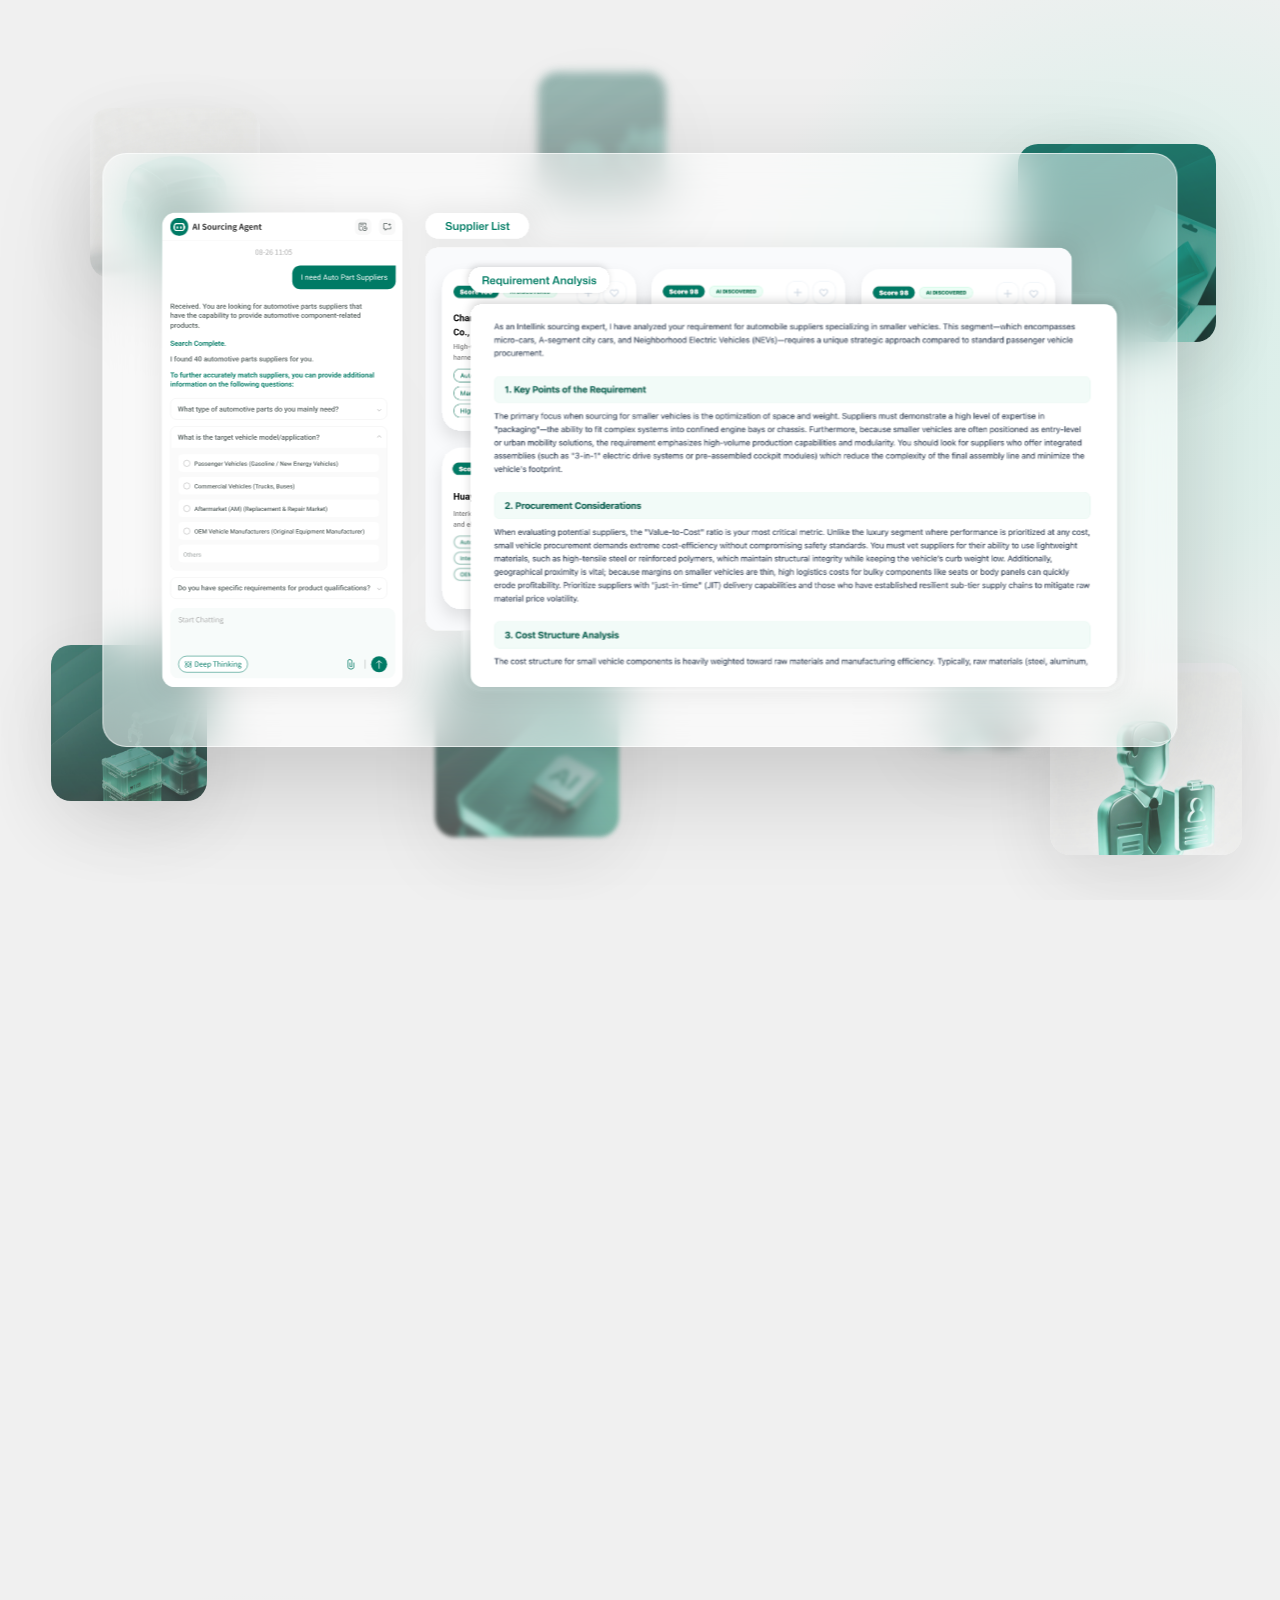
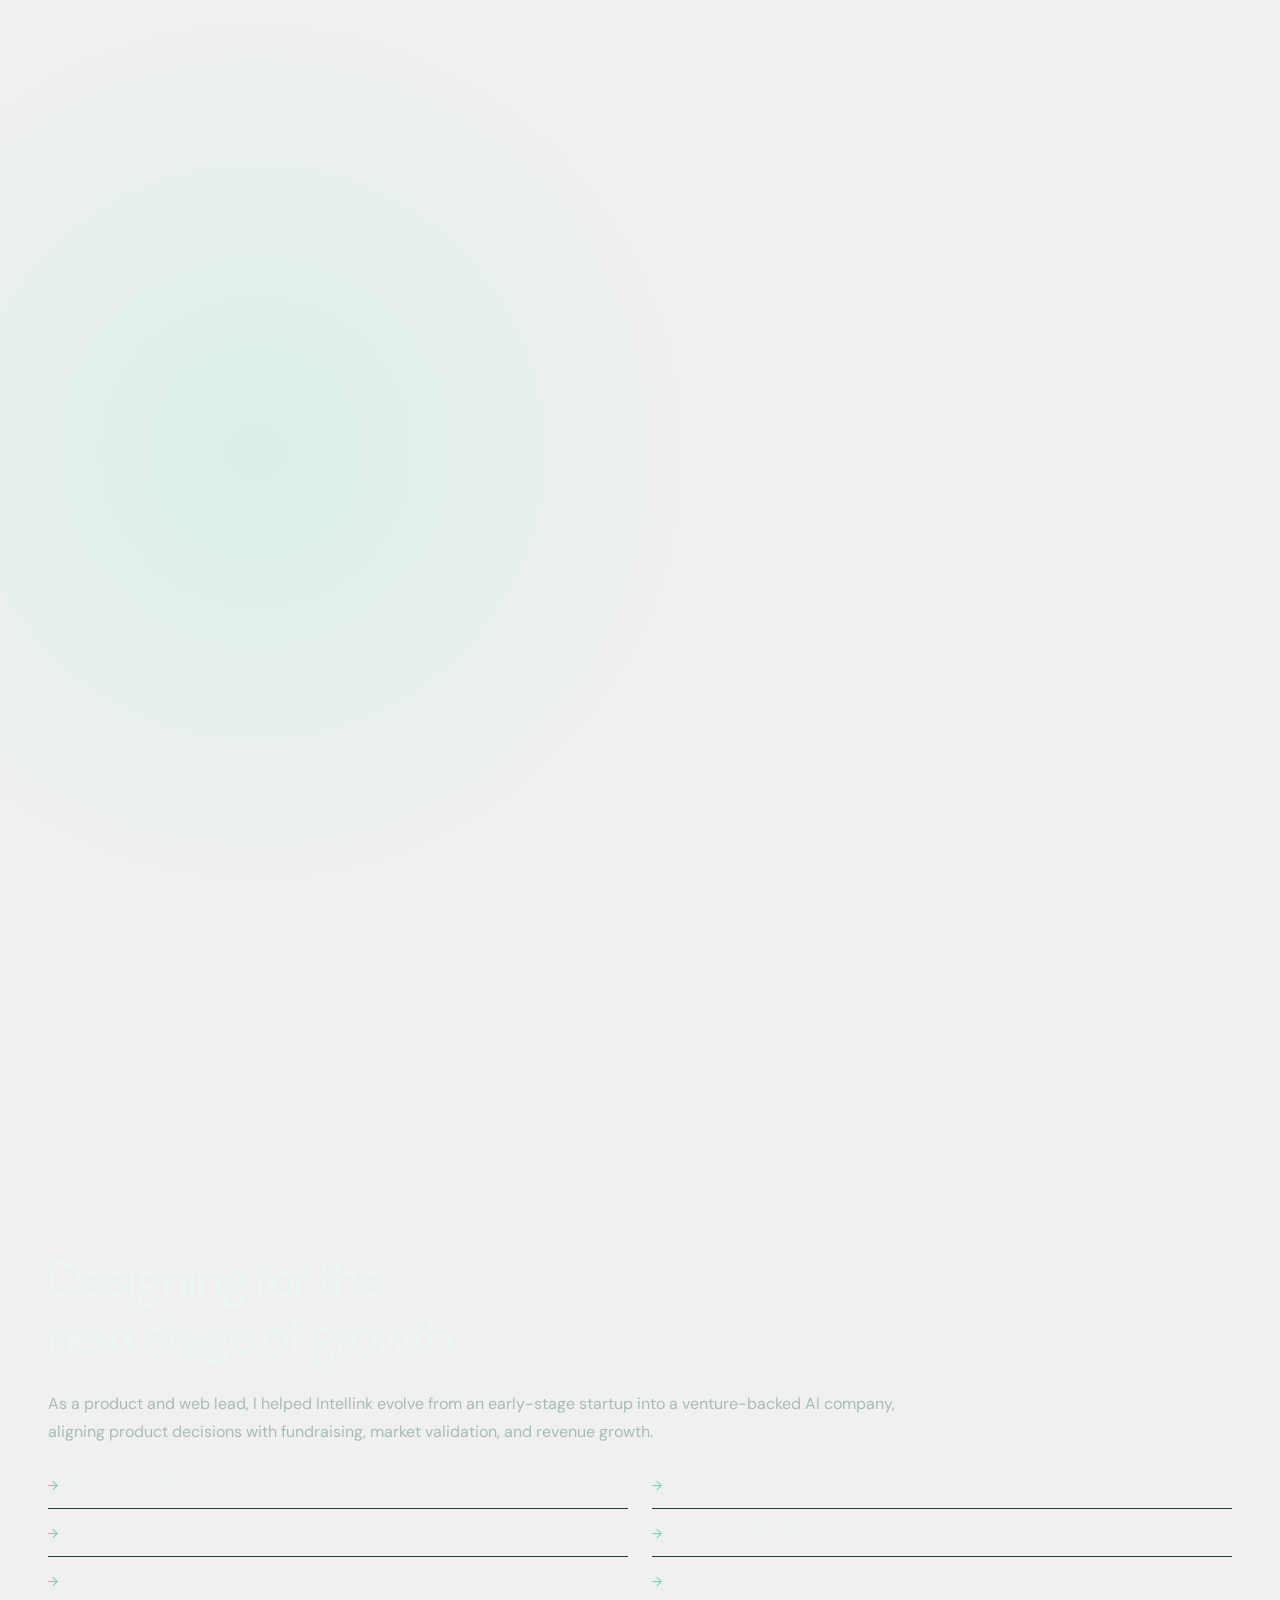
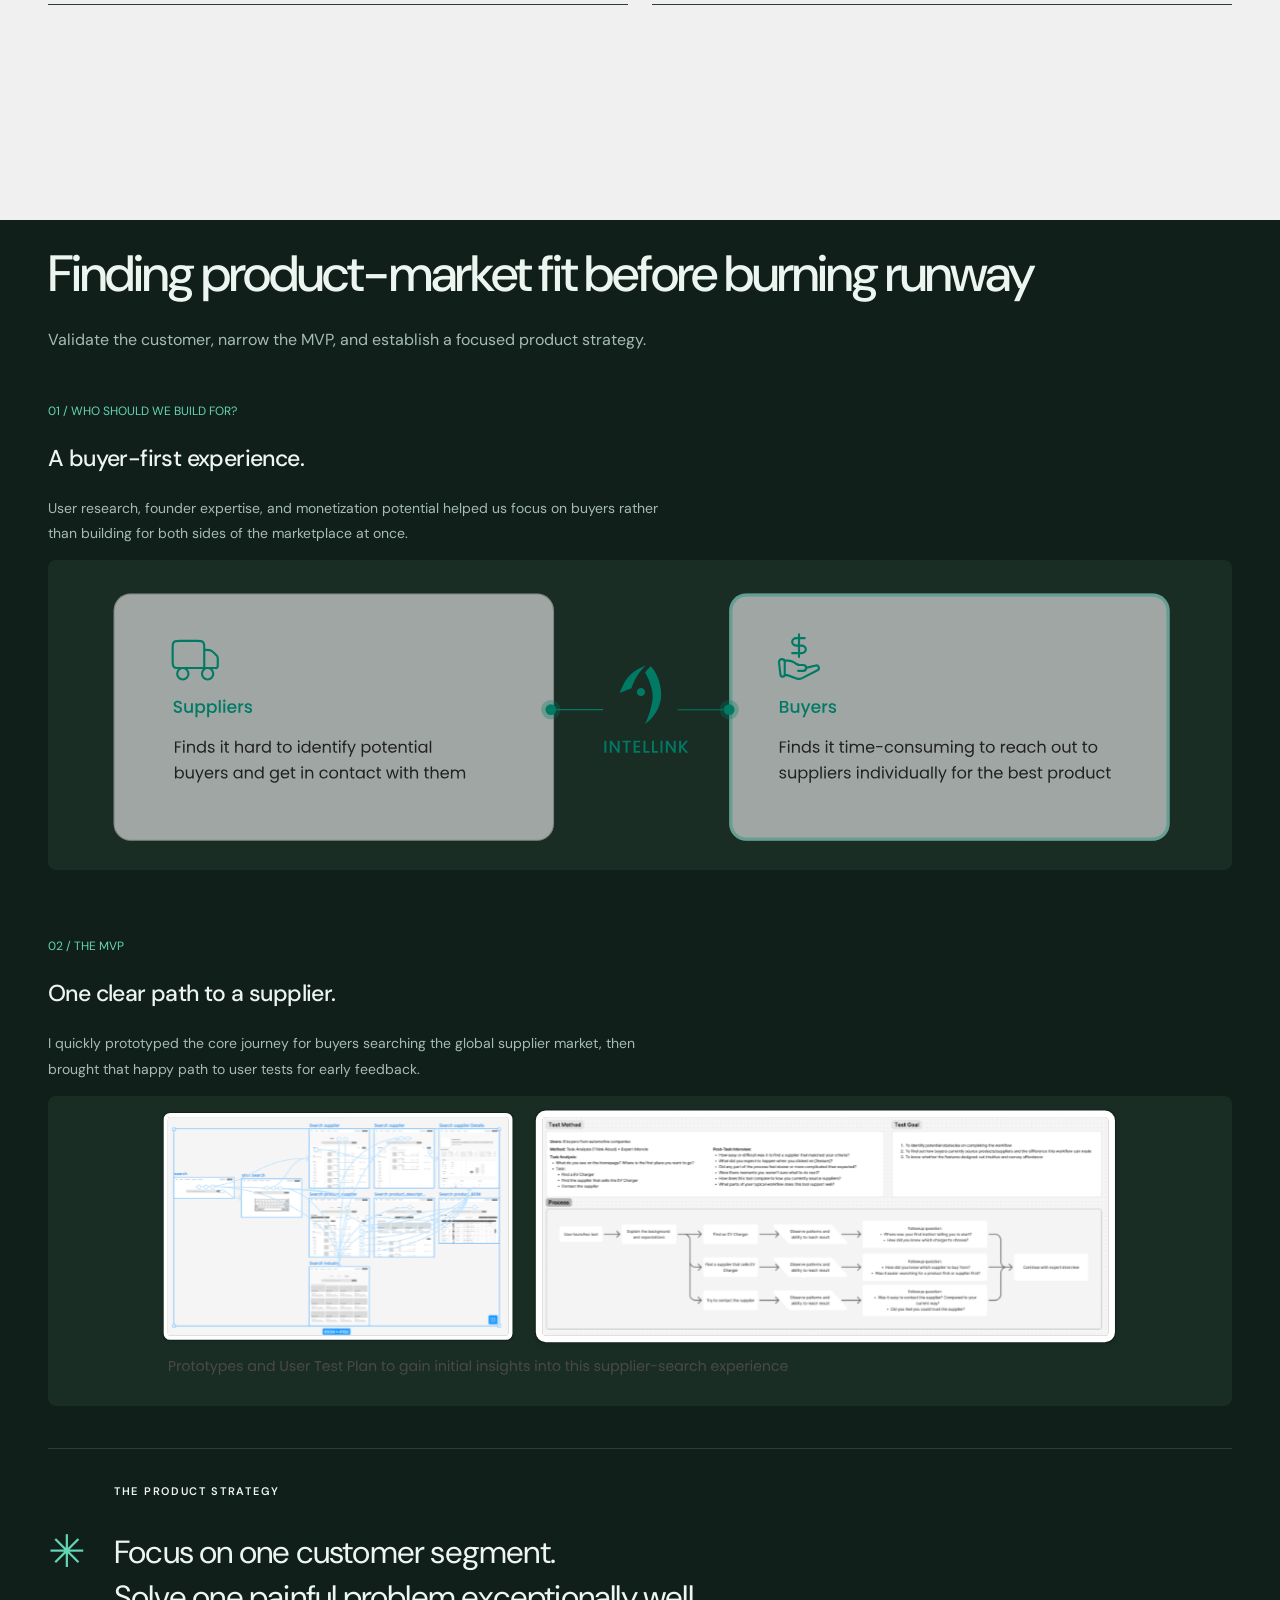
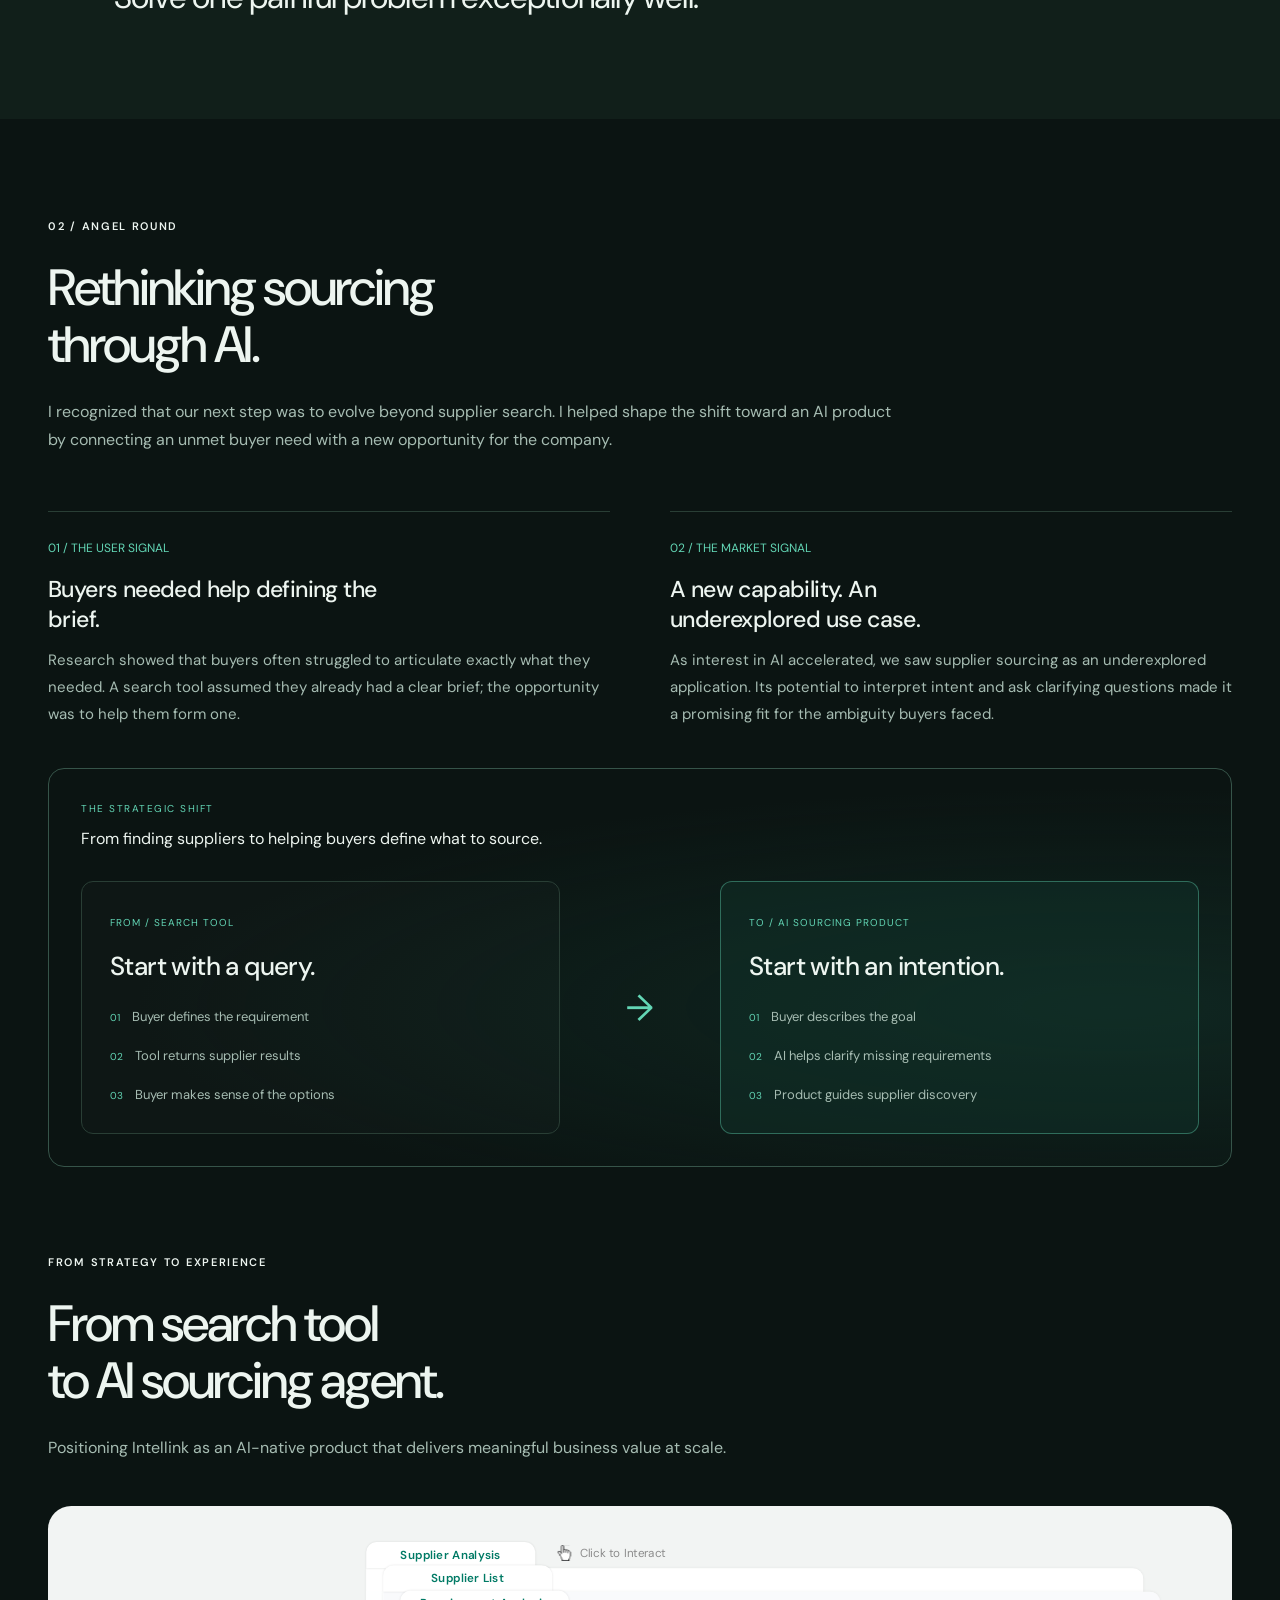
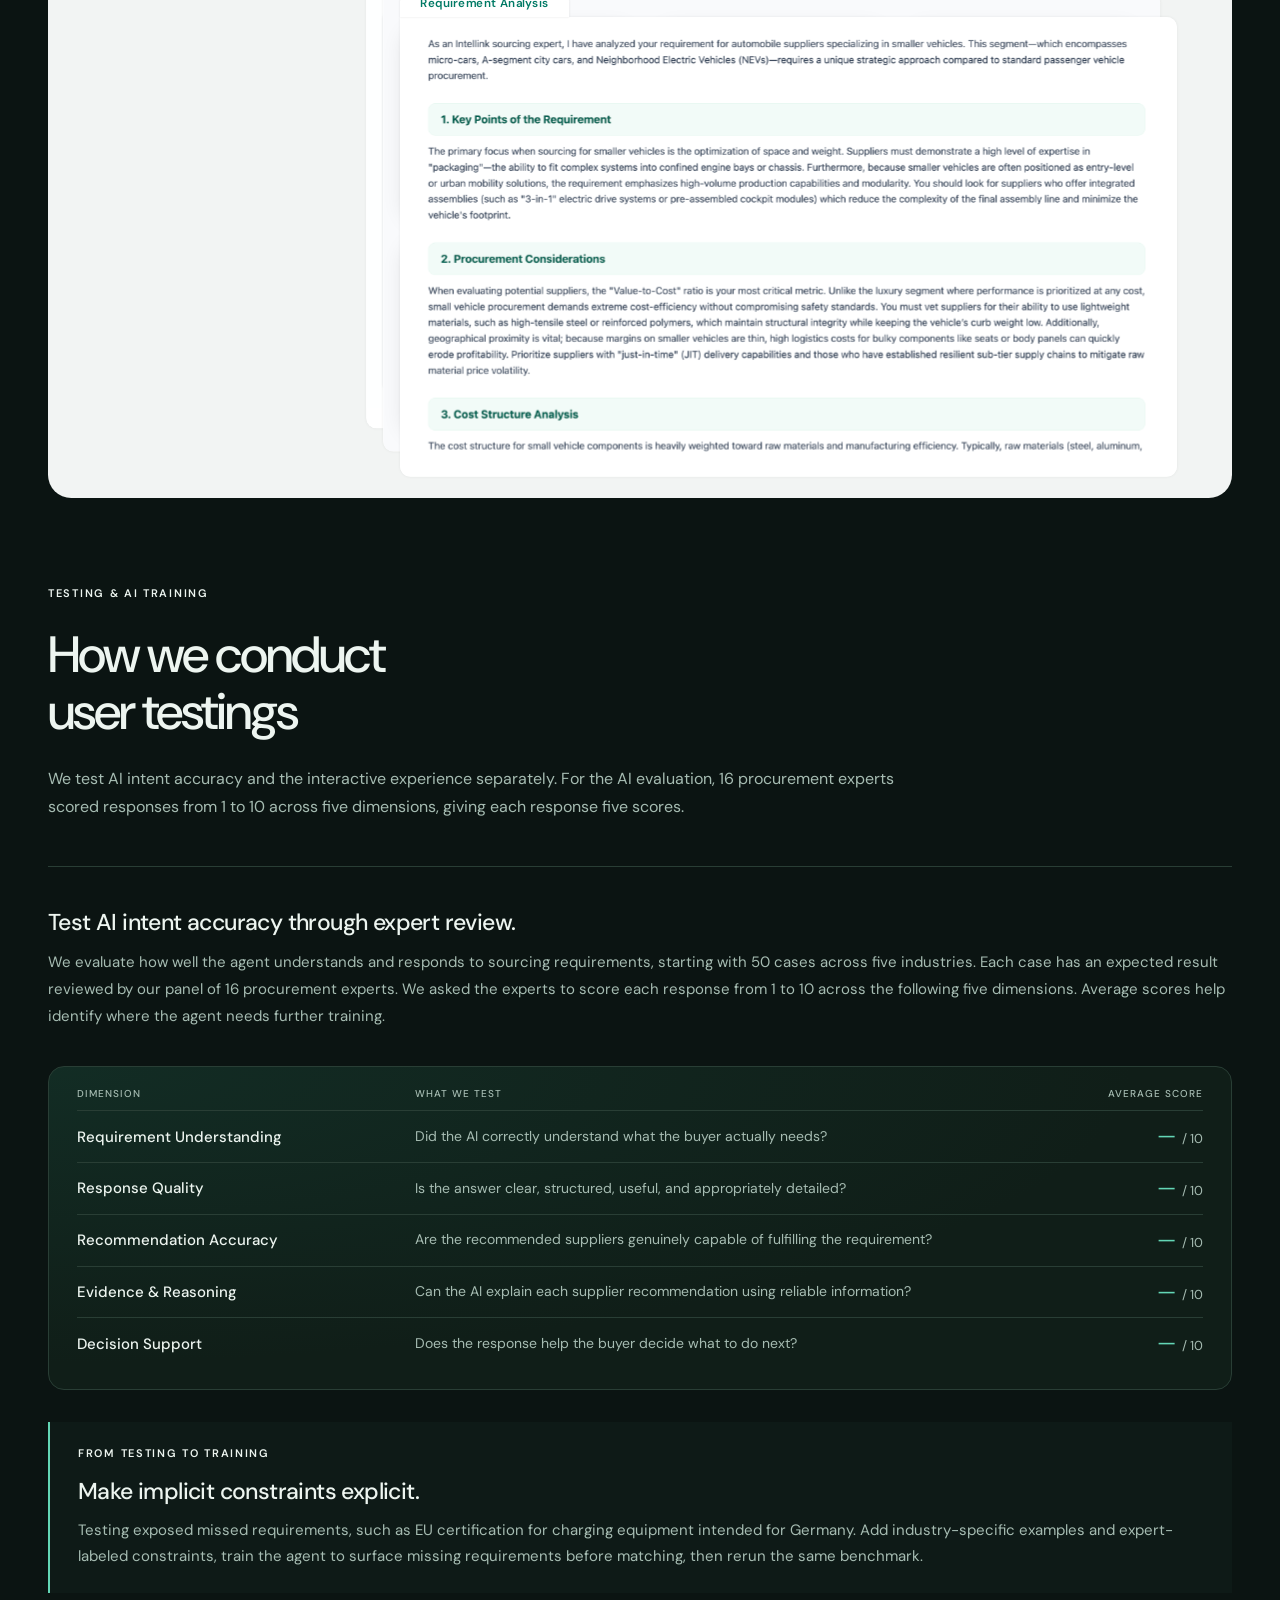
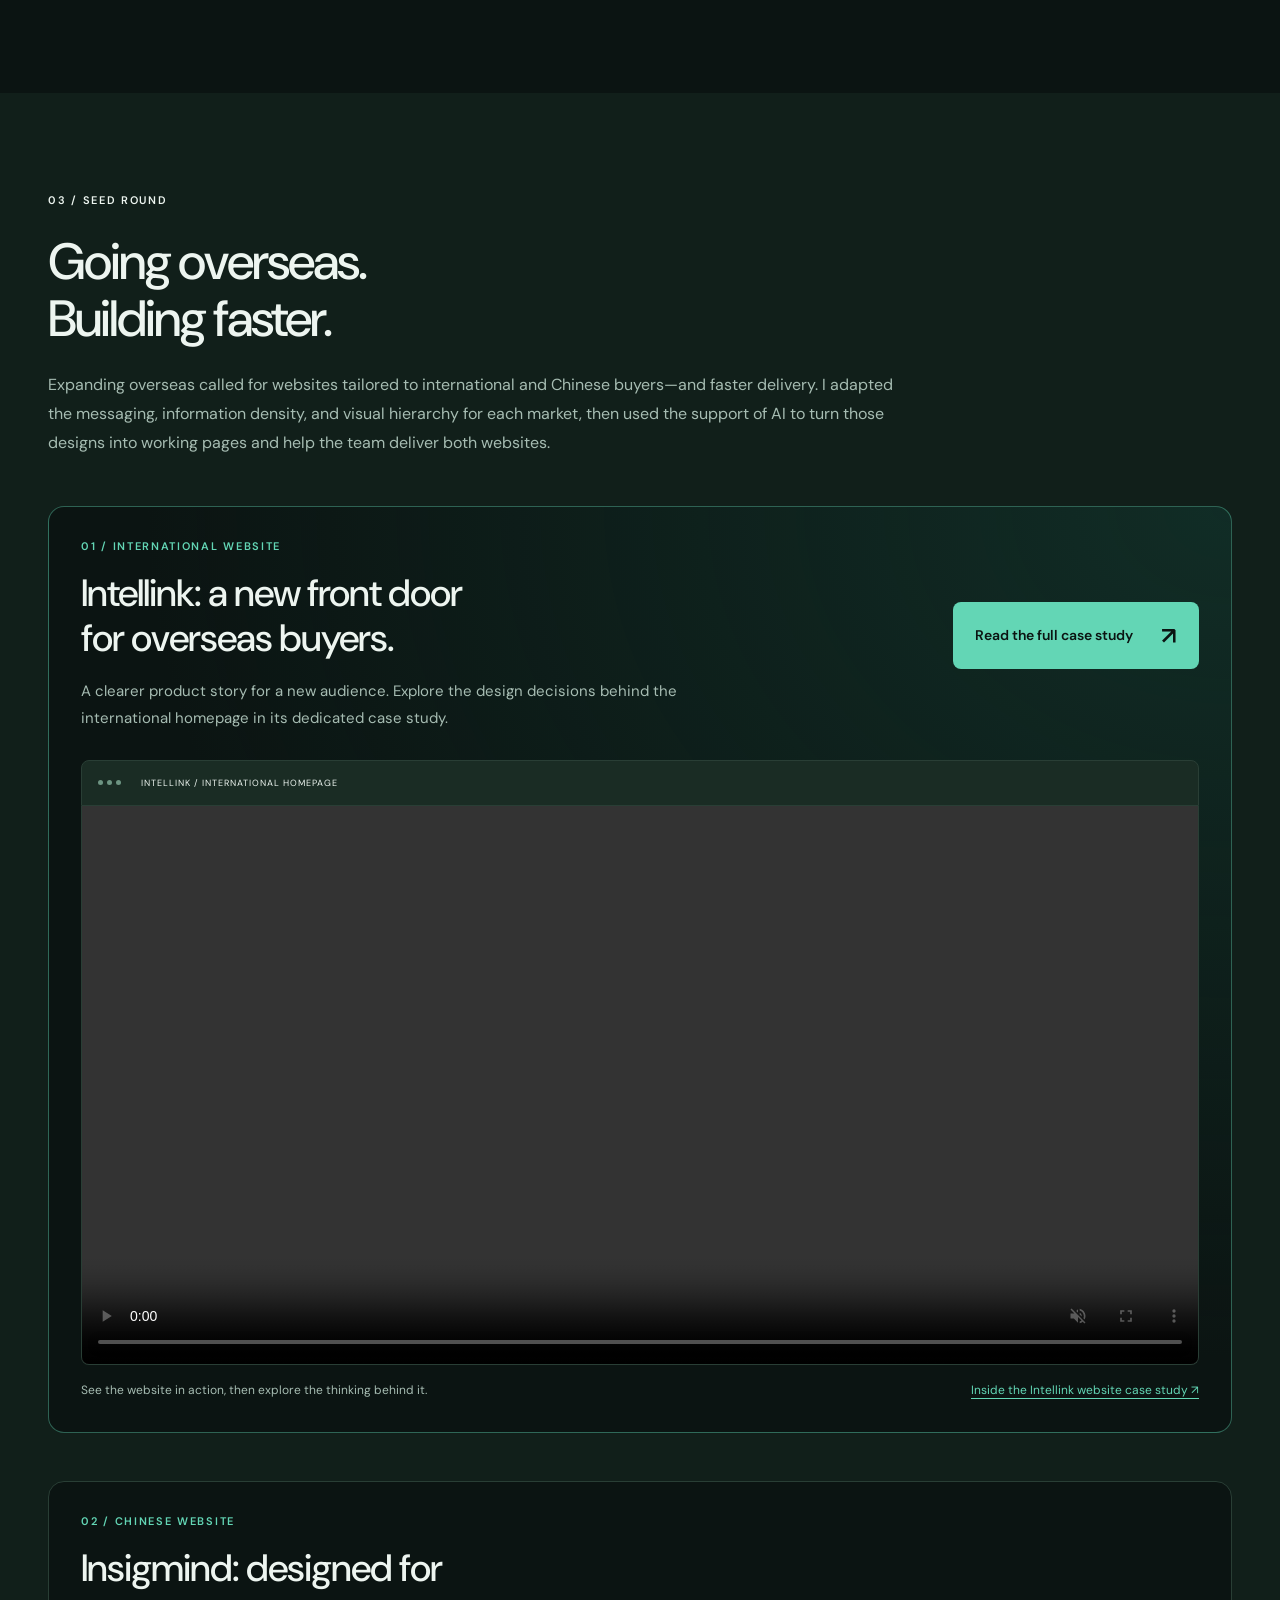
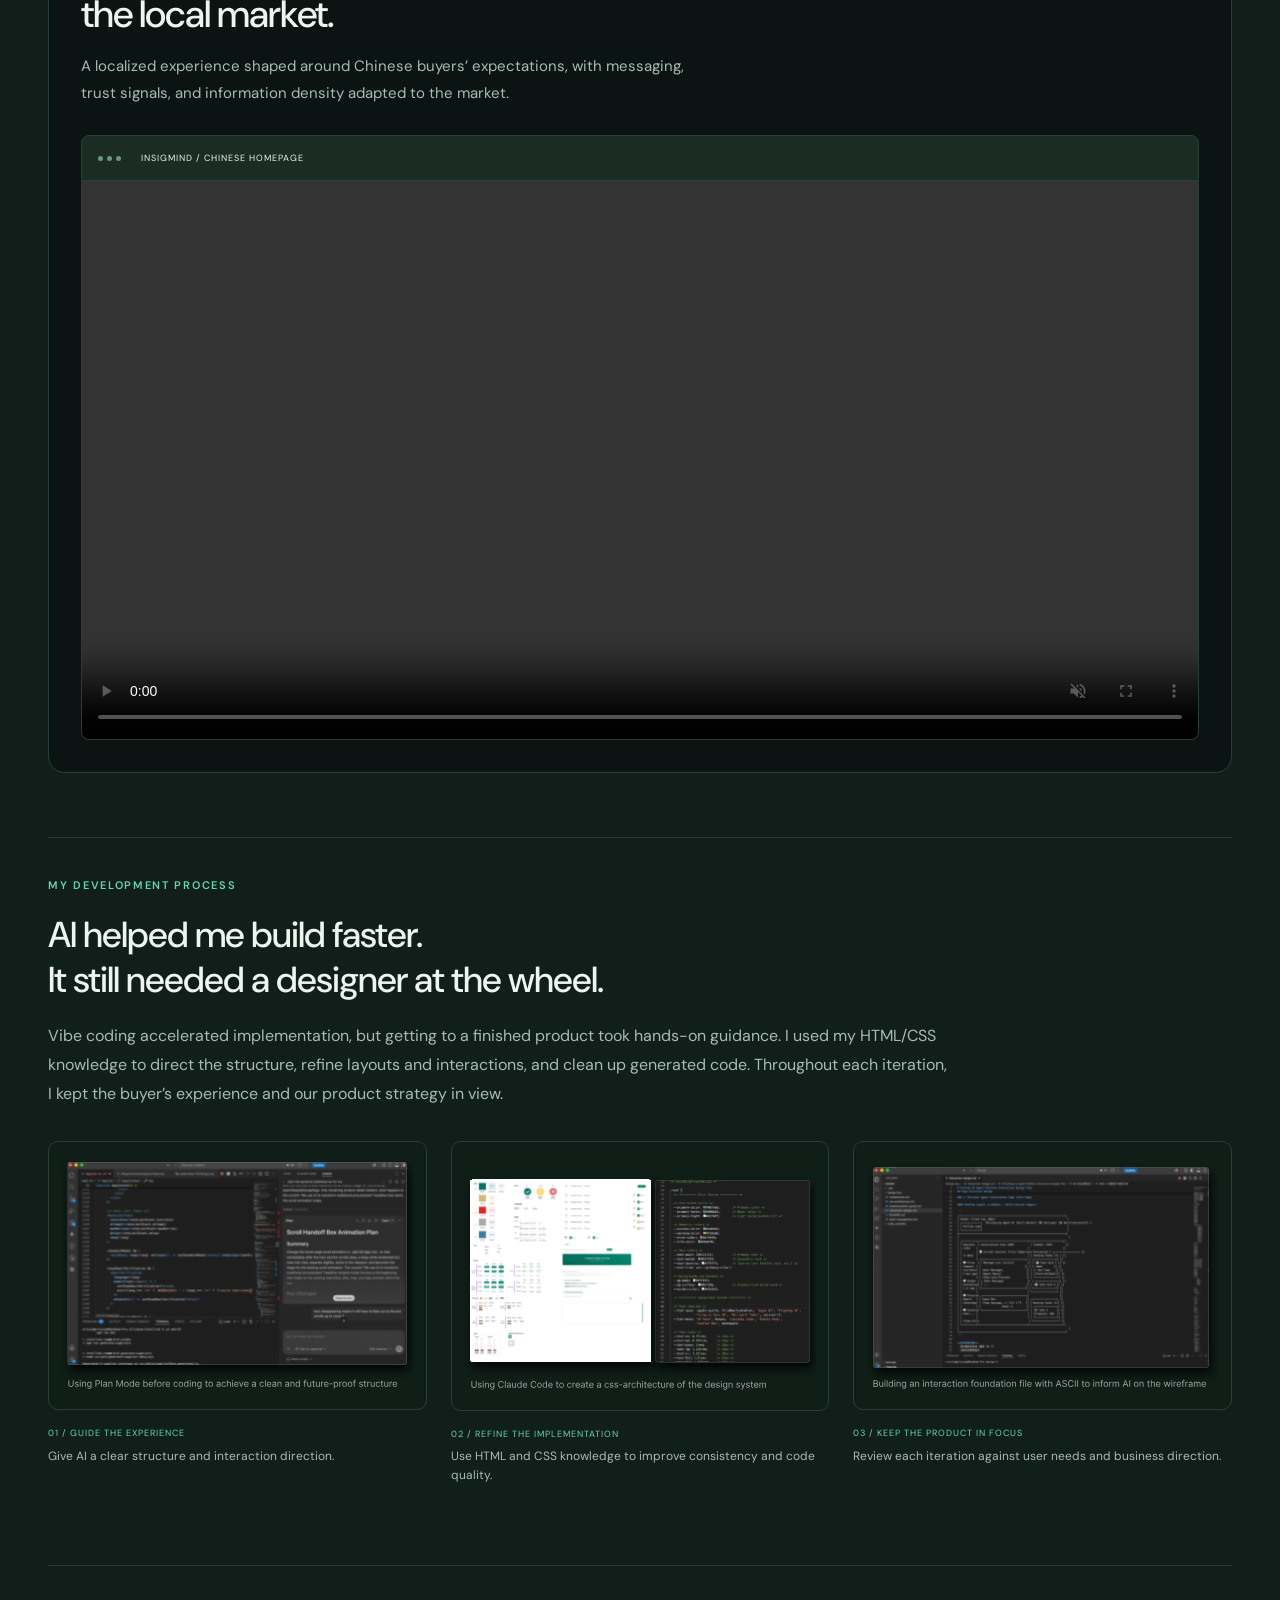
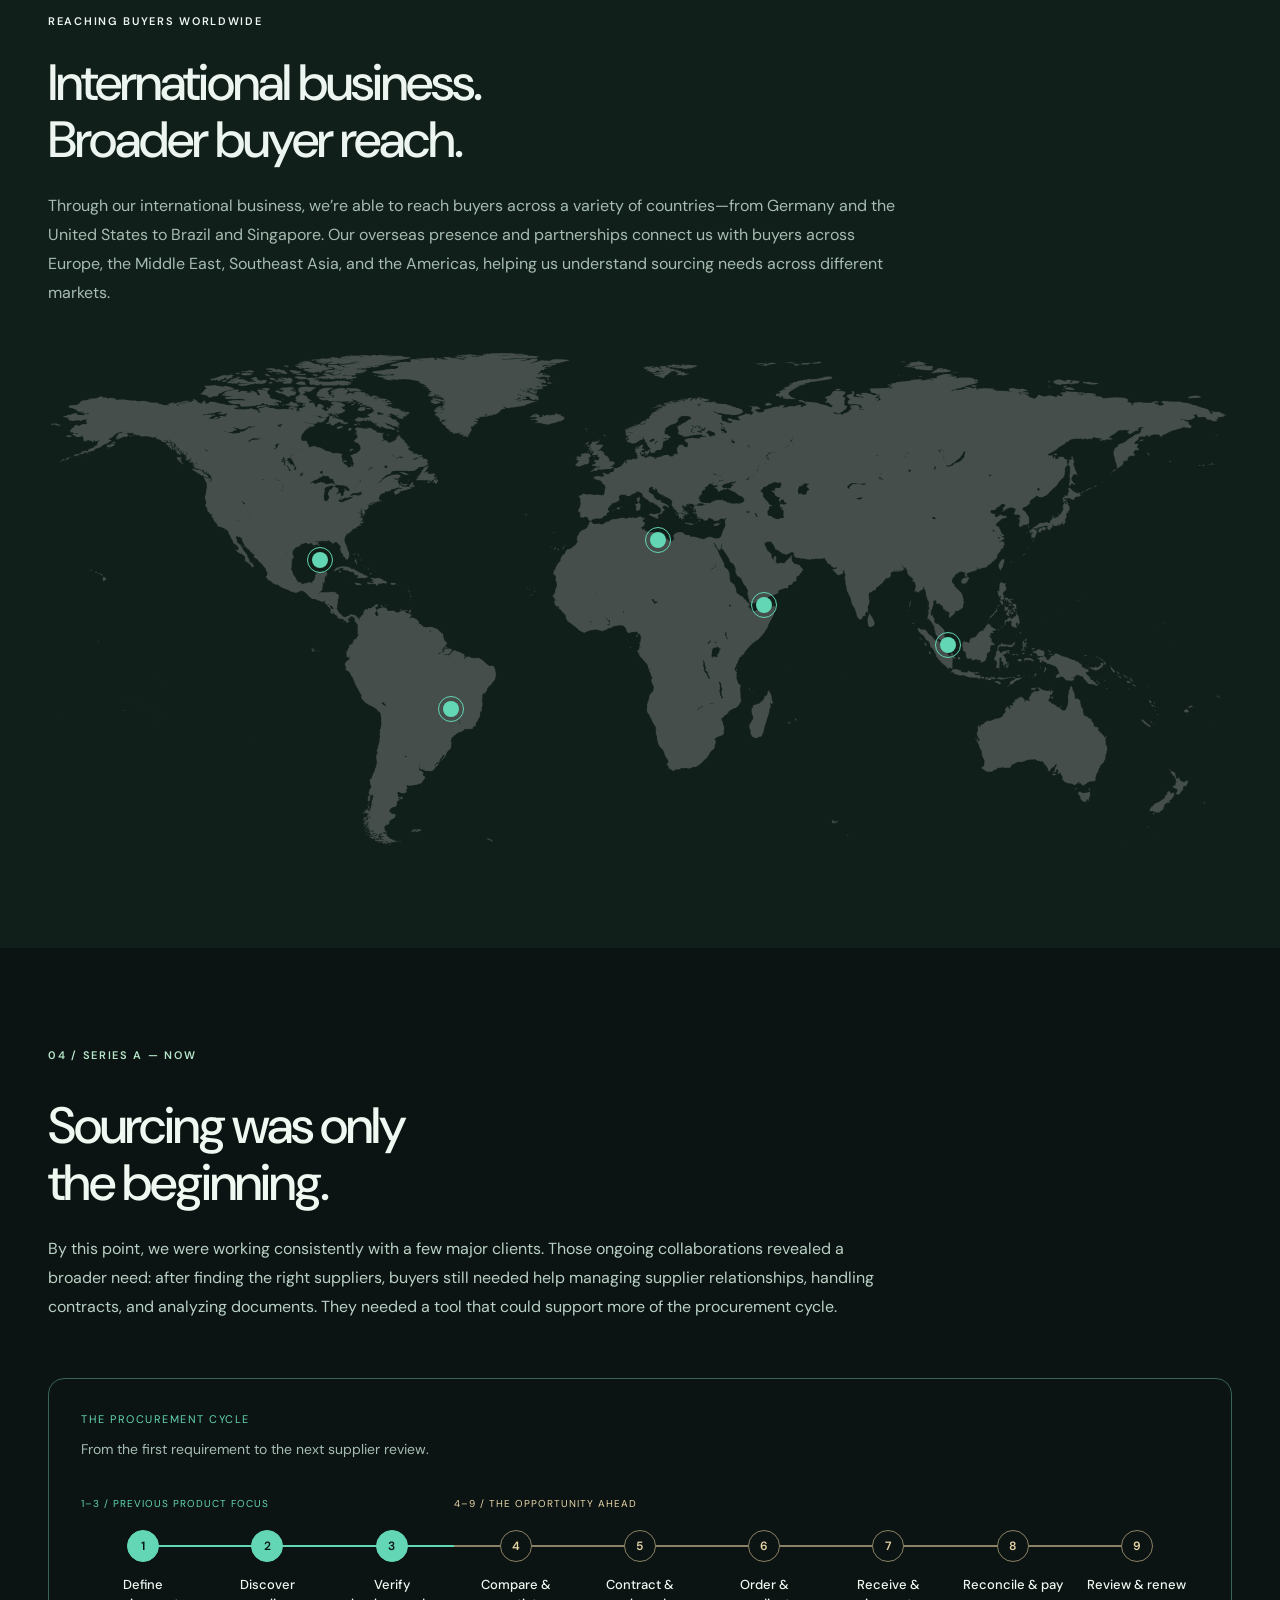
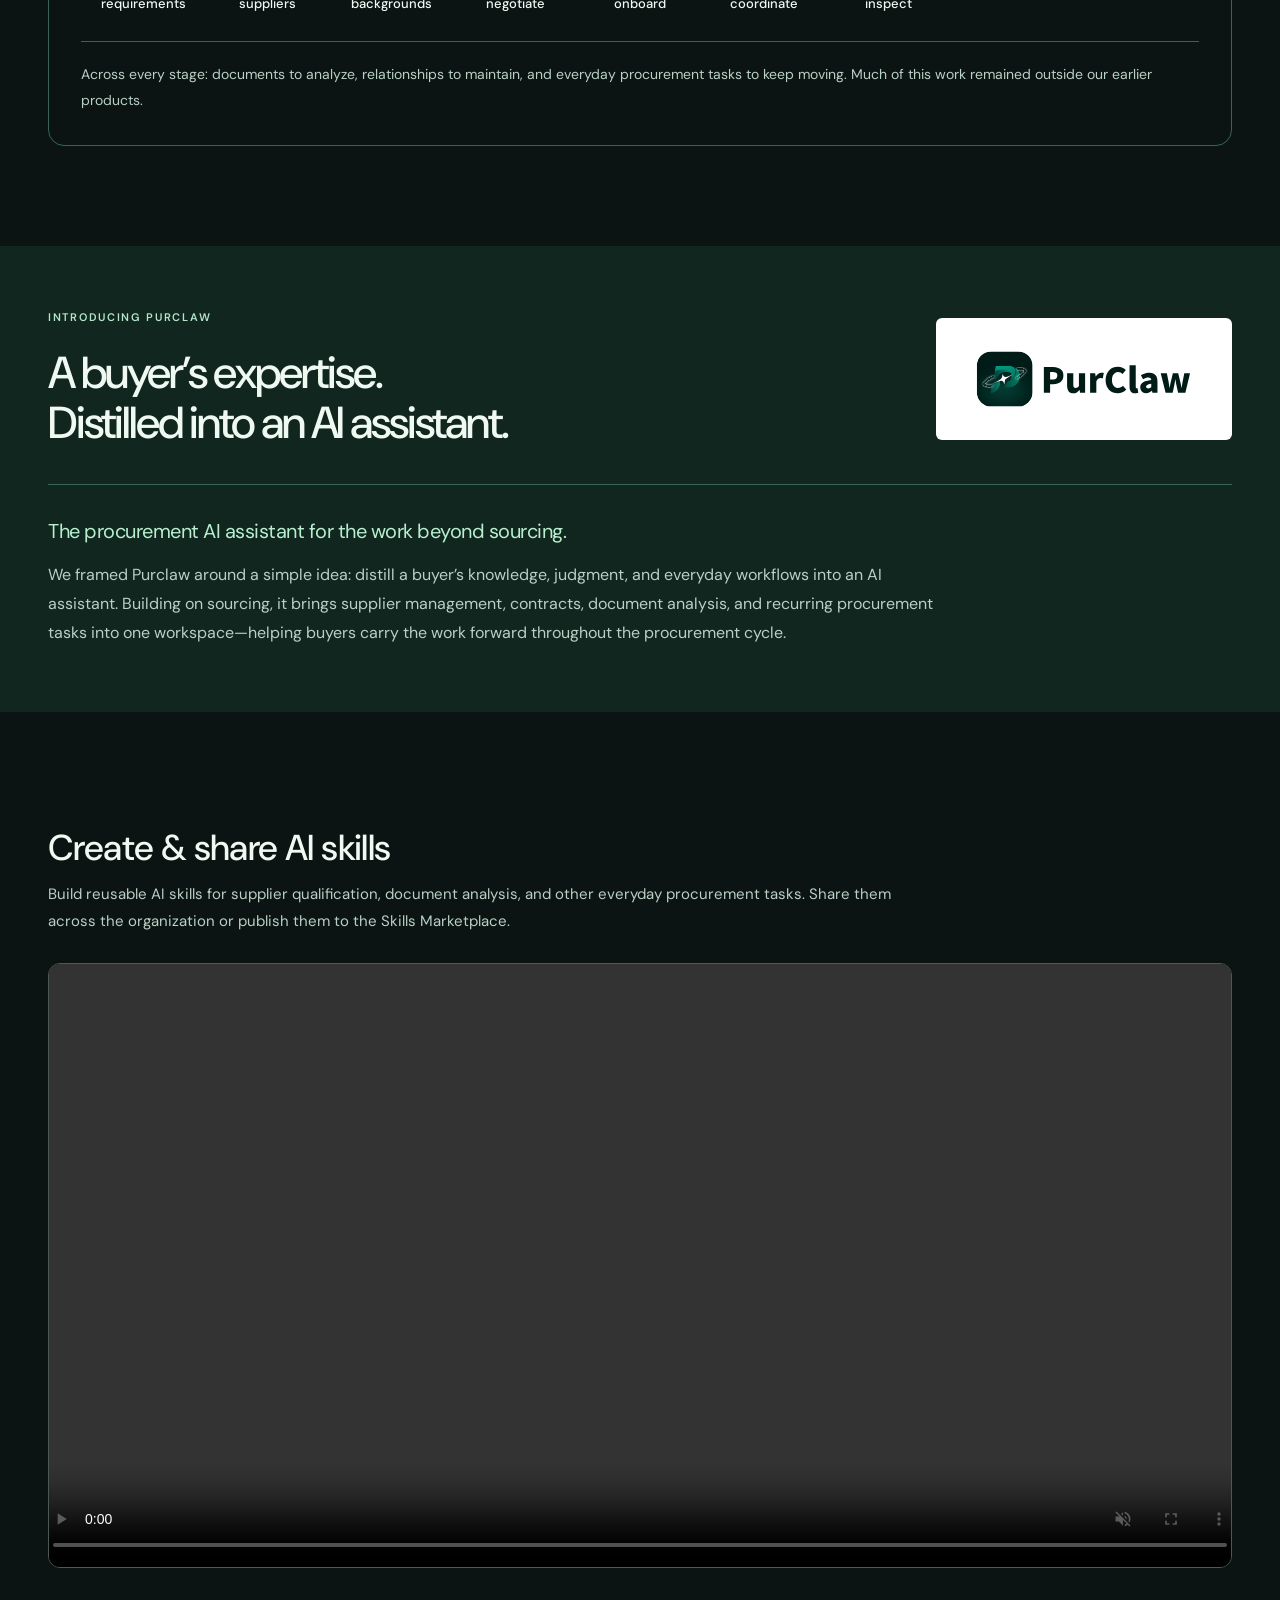
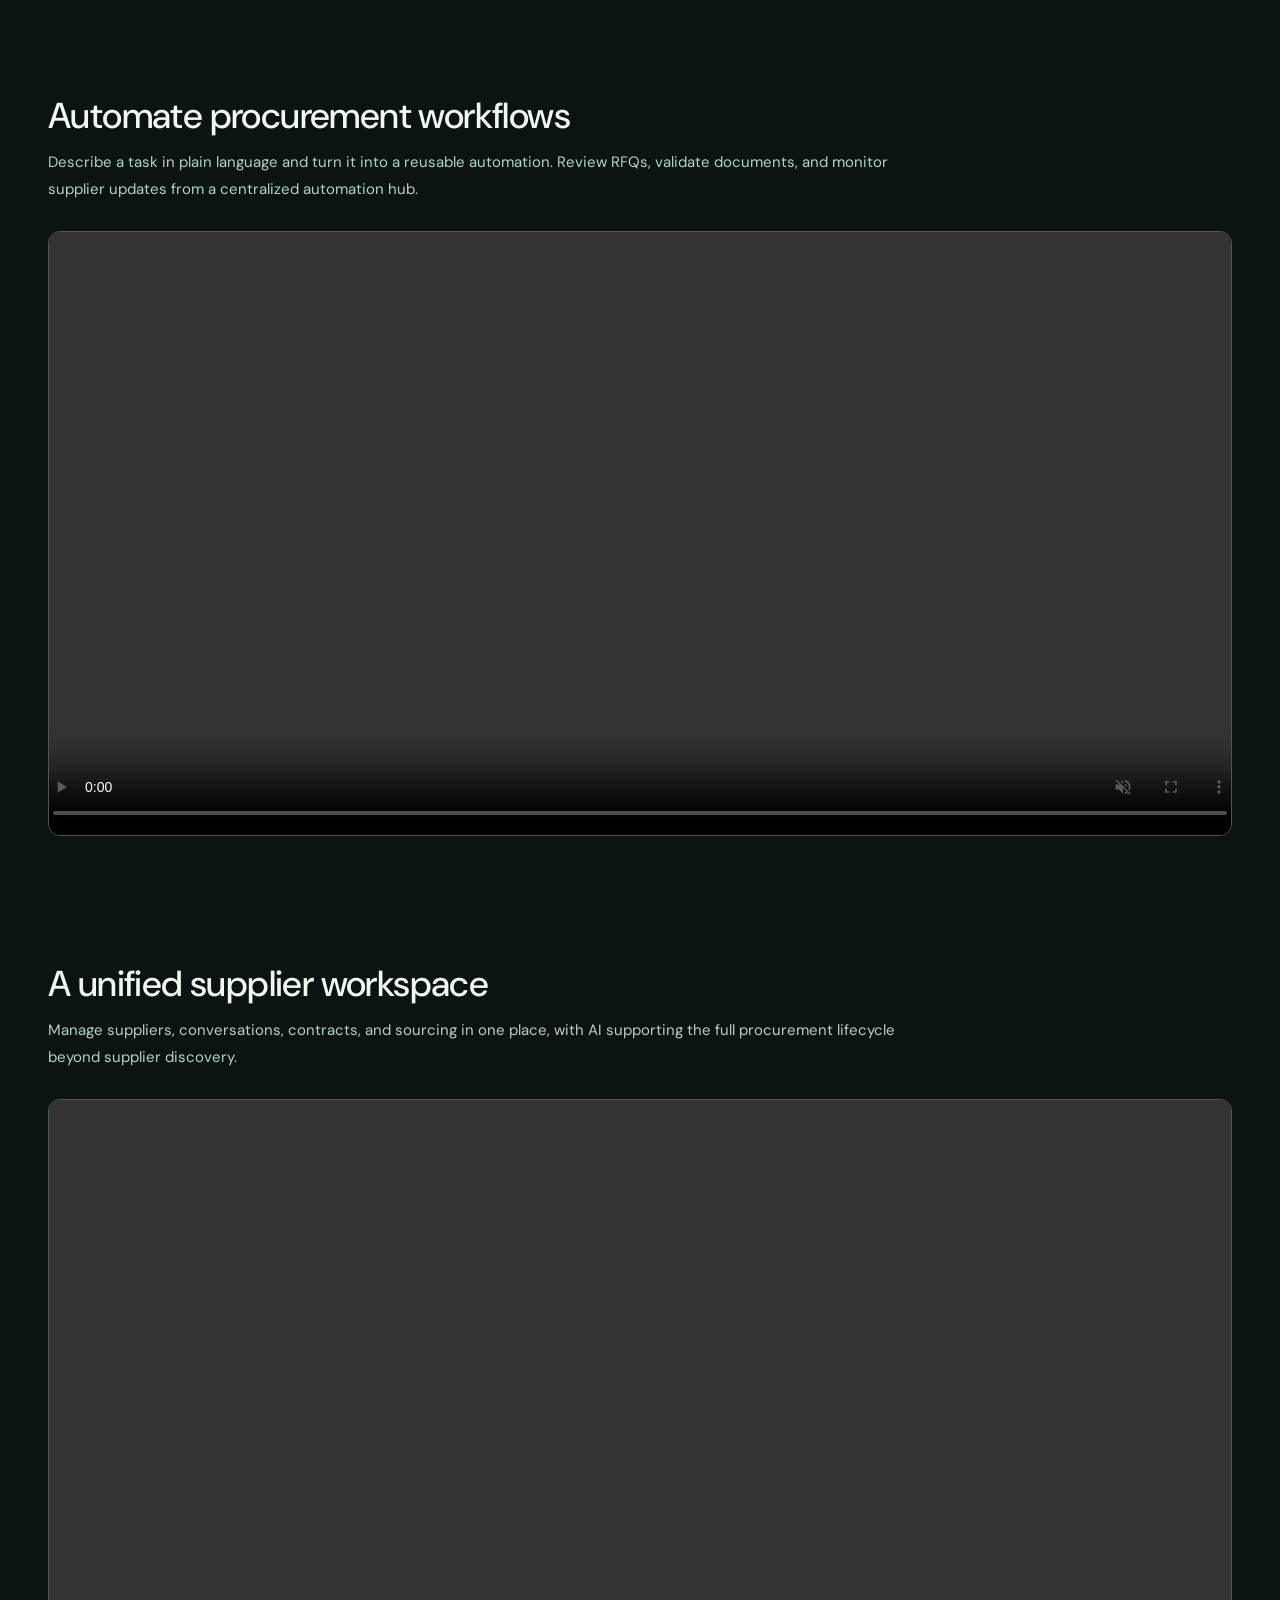
<file: insigmind/insigmind.html>
<!DOCTYPE html>
<html lang="en">
<head>
  <meta charset="UTF-8">
  <meta name="viewport" content="width=device-width, initial-scale=1">
  <meta name="description" content="Insigmind: product strategy and design across four funding rounds, from buyer-first MVP to AI sourcing platform.">
  <title>Test — Insigmind Case Study</title>
  <link rel="stylesheet" href="insigmind.css">
</head>
<body>
  <a class="skip-link" href="#main">Skip to content</a>

  <main id="main">
  <section class="insigmind-category-cloud" id="top" aria-label="Procurement category visual collage">
    <div class="insigmind-category-cloud-sticky">
    <img class="category-cloud-image category-cloud-image-1" src="../accuengine/CategoryImage/14. Robotics.jpg" alt="Robotics category">
    <img class="category-cloud-image category-cloud-image-2" src="../accuengine/CategoryImage/3. Real Estate Leasing.jpg" alt="Real estate leasing category">
    <img class="category-cloud-image category-cloud-image-3" src="../accuengine/CategoryImage/11. Packaging Materials.jpg" alt="Packaging materials category">
    <img class="category-cloud-image category-cloud-image-4" src="../accuengine/CategoryImage/2. Automotive.jpg" alt="Automotive category">
    <img class="category-cloud-image category-cloud-image-5" src="../accuengine/CategoryImage/8. Finance & Insurance.jpg" alt="Finance and insurance category">
    <img class="category-cloud-image category-cloud-image-6" src="../accuengine/CategoryImage/15. Equipment & Tooling.jpg" alt="Equipment and tooling category">
    <img class="category-cloud-image category-cloud-image-7" src="../accuengine/CategoryImage/1. Artificial Intelligence.jpg" alt="Artificial intelligence category">
    <img class="category-cloud-image category-cloud-image-8" src="../accuengine/CategoryImage/4. Logistics & Warehousing.jpg" alt="Logistics and warehousing category">
    <img class="category-cloud-image category-cloud-image-9" src="../accuengine/CategoryImage/12. HR & Administration.jpg" alt="HR and administration category">
    <div class="category-cloud-cover-box">
      <img src="CoverImage.svg" fetchpriority="high" alt="Insigmind cover visual">
    </div>
    <h2 class="category-cloud-reveal-title">Insigmind is an AI-powered supplier sourcing platform</h2>

    </div>
  </section>
    <nav class="funding-overview-section" aria-label="Funding rounds" inert>
      <div class="conversion-summary-row">
      <p class="funding-summary">My design acquired a total of 100K+ users and raised 5.5M of funding throughout the following funding rounds.</p>
      </div>

      <div class="funding-timeline-section" aria-label="Funding round timeline">
      <ol class="funding-timeline">
        <li class="funding-timeline-item">
          <span class="funding-timeline-dot" aria-hidden="true"></span>
          <a class="funding-timeline-heading" href="#background">Background</a>
          <p class="funding-timeline-body">Narrowing the MVP Through User Research and Business Strategy</p>
        </li>
        <li class="funding-timeline-item">
          <span class="funding-timeline-dot" aria-hidden="true"></span>
          <a class="funding-timeline-heading" href="#angel-round">Angel Round</a>
          <p class="funding-timeline-body">Designing AI Sourcing Engine for Enterprise Users</p>
        </li>
        <li class="funding-timeline-item">
          <span class="funding-timeline-dot" aria-hidden="true"></span>
          <a class="funding-timeline-heading" href="#seed-round">Seed Round</a>
          <p class="funding-timeline-body">Using AI Development to Rapidly Build Investor-Ready Products</p>
        </li>
        <li class="funding-timeline-item">
          <span class="funding-timeline-dot" aria-hidden="true"></span>
          <a class="funding-timeline-heading" href="#series-a">Series A</a>
          <p class="funding-timeline-body">Scaling Product Experiences for International Markets</p>
        </li>
      </ol>
      </div>
    </nav>
    <section class="section wrap split" id="overview"><div class="eyebrow">THE BIG PICTURE</div><div><h2>Designing for the<br>next stage of growth.</h2><p class="body-copy">As a product and web lead, I helped Intellink evolve from an early-stage startup into a venture-backed AI company, aligning product decisions with fundraising, market validation, and revenue growth.</p><div class="question-list"><span>Who are we building for?</span><span>Which problem comes first?</span><span>How do we pivot to AI?</span><span>How do we differentiate?</span><span>How do we enter new markets?</span><span>How do we ship faster?</span></div></div></section>
    <section class="approach section" id="background"><div class="wrap"><div class="section-heading"><div><div class="eyebrow">01 / BACKGROUND</div><h2>Finding product-market fit before burning runway</h2></div><p class="body-copy">Validate the customer, narrow the MVP, and establish a focused product strategy.</p></div><div class="research-grid"><article><span class="number">01 / WHO SHOULD WE BUILD FOR?</span><h3>A buyer-first experience.</h3><p class="body-copy">User research, founder expertise, and monetization potential helped us focus on buyers rather than building for both sides of the marketplace at once.</p><a href="buyer-user.svg" class="research-image" aria-label="View buyer research at full size"><img src="buyer-user.svg" alt="Buyer persona and customer research" loading="lazy"></a></article><article><span class="number">02 / THE MVP</span><h3>One clear path to a supplier.</h3><p class="body-copy">I quickly prototyped the core journey for buyers searching the global supplier market, then brought that happy path to user tests for early feedback.</p><a href="user-test-plan.svg" class="research-image" aria-label="View the user test plan at full size"><img src="user-test-plan.svg" alt="User testing plan for the sourcing MVP" loading="lazy"></a></article></div><div class="strategy-note"><span class="asterisk">✳</span><div><span class="eyebrow">THE PRODUCT STRATEGY</span><p>Focus on one customer segment.<br>Solve one painful problem exceptionally well.</p></div></div></div></section>
    <section class="section wrap" id="angel-round"><div class="section-heading"><div><div class="eyebrow">02 / ANGEL ROUND</div><h2>Rethinking sourcing<br>through AI.</h2></div><p class="body-copy">I recognized that our next step was to evolve beyond supplier search. I helped shape the shift toward an AI product by connecting an unmet buyer need with a new opportunity for the company.</p></div>
      <div class="pivot-signals">
        <article><span class="number">01 / THE USER SIGNAL</span><h3>Buyers needed help defining the brief.</h3><p class="body-copy">Research showed that buyers often struggled to articulate exactly what they needed. A search tool assumed they already had a clear brief; the opportunity was to help them form one.</p></article>
        <article><span class="number">02 / THE MARKET SIGNAL</span><h3>A new capability. An underexplored use case.</h3><p class="body-copy">As interest in AI accelerated, we saw supplier sourcing as an underexplored application. Its potential to interpret intent and ask clarifying questions made it a promising fit for the ambiguity buyers faced.</p></article>
      </div>
      <figure class="pivot-diagram" aria-labelledby="pivot-diagram-title">
        <figcaption id="pivot-diagram-title">THE STRATEGIC SHIFT <span>From finding suppliers to helping buyers define what to source.</span></figcaption>
        <div class="pivot-flow">
          <div class="pivot-stage"><span class="number">FROM / SEARCH TOOL</span><h3>Start with a query.</h3><ol><li>Buyer defines the requirement</li><li>Tool returns supplier results</li><li>Buyer makes sense of the options</li></ol></div>
          <div class="pivot-bridge"><span class="pivot-arrow" aria-hidden="true">→</span></div>
          <div class="pivot-stage pivot-stage-ai"><span class="number">TO / AI SOURCING PRODUCT</span><h3>Start with an intention.</h3><ol><li>Buyer describes the goal</li><li>AI helps clarify missing requirements</li><li>Product guides supplier discovery</li></ol></div>
        </div>
      </figure>
      <div class="section-heading pivot-next"><div><div class="eyebrow">FROM STRATEGY TO EXPERIENCE</div><h2>From search tool<br>to AI sourcing agent.</h2></div><p class="body-copy">Positioning Intellink as an AI-native product that delivers meaningful business value at scale.</p></div>      <div class="seed-round-feature-frame">
        <div class="seed-round-feature-box">
          <div class="seed-round-video-wrap">
            <video class="seed-round-video" autoplay muted loop playsinline preload="metadata" aria-label="Insigmind product demo">
              <source src="Buyer-agent-demo.mp4" type="video/mp4">
              Your browser does not support embedded video.
            </video>
          </div>
          <div class="seed-round-image-stack" aria-label="AI sourcing product screens">
            <div class="seed-round-stack-image seed-round-stack-image-1" data-seed-card="supplier-analysis">
              <button class="seed-round-image-tag" type="button">Supplier Analysis</button>
              <img src="Supplier-analysis.svg" alt="Supplier analysis screen">
            </div>
            <div class="seed-round-stack-image seed-round-stack-image-2" data-seed-card="supplier-list">
              <button class="seed-round-image-tag" type="button">Supplier List</button>
              <img src="Supplier-list.svg" alt="Supplier list screen">
            </div>
            <div class="seed-round-stack-image seed-round-stack-image-3" data-seed-card="requirement-analysis">
              <button class="seed-round-image-tag" type="button">Requirement Analysis</button>
              <img src="Requirement-analysis.svg" alt="Requirement analysis screen">
            </div>
            <span class="seed-round-interact-hint"><img src="../homepage assets/interact.svg" alt="" aria-hidden="true">Click to Interact</span>
          </div>
        </div>
      </div>

      <section class="agent-evaluation" aria-labelledby="evaluation-title">
        <div class="section-heading"><div><div class="eyebrow">TESTING & AI TRAINING</div><h2 id="evaluation-title">How we conduct<br>user testings</h2></div><p class="body-copy">We test AI intent accuracy and the interactive experience separately. For the AI evaluation, 16 procurement experts scored responses from 1 to 10 across five dimensions, giving each response five scores.</p></div>
        <div class="evaluation-method">
          <article><h3>Test AI intent accuracy through expert review.</h3><p class="body-copy">We evaluate how well the agent understands and responds to sourcing requirements, starting with 50 cases across five industries. Each case has an expected result reviewed by our panel of 16 procurement experts. We asked the experts to score each response from 1 to 10 across the following five dimensions. Average scores help identify where the agent needs further training.</p></article>
        </div>
        <div class="evaluation-scorecard">
          <div class="evaluation-table-wrap">
            <table class="evaluation-table" aria-label="Expert evaluation scores; average results pending">
              <thead><tr><th scope="col">Dimension</th><th scope="col">What we test</th><th scope="col">Average score</th></tr></thead>
              <tbody>
              <tr><th scope="row">Requirement Understanding</th><td>Did the AI correctly understand what the buyer actually needs?</td><td><span class="evaluation-score" aria-label="Average score pending">— <small>/ 10</small></span></td></tr>
              <tr><th scope="row">Response Quality</th><td>Is the answer clear, structured, useful, and appropriately detailed?</td><td><span class="evaluation-score" aria-label="Average score pending">— <small>/ 10</small></span></td></tr>
              <tr><th scope="row">Recommendation Accuracy</th><td>Are the recommended suppliers genuinely capable of fulfilling the requirement?</td><td><span class="evaluation-score" aria-label="Average score pending">— <small>/ 10</small></span></td></tr>
              <tr><th scope="row">Evidence & Reasoning</th><td>Can the AI explain each supplier recommendation using reliable information?</td><td><span class="evaluation-score" aria-label="Average score pending">— <small>/ 10</small></span></td></tr>
              <tr><th scope="row">Decision Support</th><td>Does the response help the buyer decide what to do next?</td><td><span class="evaluation-score" aria-label="Average score pending">— <small>/ 10</small></span></td></tr>
              </tbody>
            </table>
          </div>
        </div>
        <div class="evaluation-next-cycle"><span class="eyebrow">FROM TESTING TO TRAINING</span><h3>Make implicit constraints explicit.</h3><p>Testing exposed missed requirements, such as EU certification for charging equipment intended for Germany. Add industry-specific examples and expert-labeled constraints, train the agent to surface missing requirements before matching, then rerun the same benchmark.</p></div>
      </section>
</section>
    <section class="approach section" id="seed-round">
      <div class="wrap">
        <div class="section-heading website-section-heading"><div><div class="eyebrow">03 / SEED ROUND</div><h2>Going overseas.<br>Building faster.</h2></div></div>
        <p class="body-copy website-strategy">Expanding overseas called for websites tailored to international and Chinese buyers—and faster delivery. I adapted the messaging, information density, and visual hierarchy for each market, then used the support of AI to turn those designs into working pages and help the team deliver both websites.</p>
        <article class="website-feature website-feature-international" aria-labelledby="international-website-title">
          <div class="website-feature-heading">
            <div><span class="eyebrow">01 / INTERNATIONAL WEBSITE</span><h3 id="international-website-title">Intellink: a new front door<br>for overseas buyers.</h3><p class="body-copy">A clearer product story for a new audience. Explore the design decisions behind the international homepage in its dedicated case study.</p></div>
            <a class="website-case-cta" href="../accuengine/accuengine.html"><span>Read the full case study</span><span aria-hidden="true">↗</span></a>
          </div>
          <figure class="website-video">
            <div class="screen-heading"><span aria-hidden="true"><i></i><i></i><i></i></span>INTELLINK / INTERNATIONAL HOMEPAGE</div>
            <video controls autoplay muted loop playsinline preload="metadata" aria-label="AccuEngine international homepage walkthrough"><source src="AccuEngineDemo.mp4" type="video/mp4">Your browser does not support video. <a href="AccuEngineDemo.mp4">Watch the international homepage walkthrough</a>.</video>
            <figcaption>See the website in action, then explore the thinking behind it. <a href="../accuengine/accuengine.html">Inside the Intellink website case study <span aria-hidden="true">↗</span></a></figcaption>
          </figure>
        </article>
        <article class="website-feature" aria-labelledby="chinese-website-title">
          <div class="website-feature-heading"><div><span class="eyebrow">02 / CHINESE WEBSITE</span><h3 id="chinese-website-title">Insigmind: designed for<br>the local market.</h3><p class="body-copy">A localized experience shaped around Chinese buyers’ expectations, with messaging, trust signals, and information density adapted to the market.</p></div></div>
          <figure class="website-video">
            <div class="screen-heading"><span aria-hidden="true"><i></i><i></i><i></i></span>INSIGMIND / CHINESE HOMEPAGE</div>
            <video controls autoplay muted loop playsinline preload="metadata" aria-label="Insigmind Chinese homepage walkthrough"><source src="Insigmind Demo.mp4" type="video/mp4">Your browser does not support video. <a href="Insigmind%20Demo.mp4">Watch the Chinese homepage walkthrough</a>.</video>
          </figure>
        </article>
        <section class="development-process" aria-labelledby="development-process-title">
          <div class="eyebrow">MY DEVELOPMENT PROCESS</div>
          <h3 id="development-process-title">AI helped me build faster.<br>It still needed a designer at the wheel.</h3>
          <p class="body-copy">Vibe coding accelerated implementation, but getting to a finished product took hands-on guidance. I used my HTML/CSS knowledge to direct the structure, refine layouts and interactions, and clean up generated code. Throughout each iteration, I kept the buyer’s experience and our product strategy in view.</p>
          <div class="development-process-gallery">
            <figure><a href="Challenge%201.svg" aria-label="View development process example 1 at full size"><img src="Challenge%201.svg" width="583" height="403" loading="lazy" alt="Development process example 1"></a><figcaption><span>01 / GUIDE THE EXPERIENCE</span>Give AI a clear structure and interaction direction.</figcaption></figure>
            <figure><a href="Challenge%202.svg" aria-label="View development process example 2 at full size"><img src="Challenge%202.svg" width="583" height="403" loading="lazy" alt="Development process example 2"></a><figcaption><span>02 / REFINE THE IMPLEMENTATION</span>Use HTML and CSS knowledge to improve consistency and code quality.</figcaption></figure>
            <figure><a href="Challenge%203.svg" aria-label="View development process example 3 at full size"><img src="Challenge%203.svg" width="583" height="403" loading="lazy" alt="Development process example 3"></a><figcaption><span>03 / KEEP THE PRODUCT IN FOCUS</span>Review each iteration against user needs and business direction.</figcaption></figure>
          </div>
        </section>
        <section class="international-reach" aria-labelledby="international-reach-title">
          <div class="section-heading">
            <div><div class="eyebrow">REACHING BUYERS WORLDWIDE</div><h2 id="international-reach-title">International business.<br>Broader buyer reach.</h2></div>
            <p class="body-copy">Through our international business, we’re able to reach buyers across a variety of countries—from Germany and the United States to Brazil and Singapore. Our overseas presence and partnerships connect us with buyers across Europe, the Middle East, Southeast Asia, and the Americas, helping us understand sourcing needs across different markets.</p>
          </div>
      <section class="market-map" aria-label="International roadshow markets">
        <img src="world-map.svg" alt="World map showing our international markets" loading="lazy">
        <button class="market-map-dot market-map-dot--europe" style="--x: 51.5%; --y: 38%;" type="button" aria-label="Europe: Turkey, Germany, Italy, Hungary, United Kingdom, France, and Spain">
          <span><strong>Europe</strong><small>Turkey, Germany, Italy, Hungary, United Kingdom, France, Spain</small></span>
        </button>
        <button class="market-map-dot" style="--x: 60.5%; --y: 51%;" type="button" aria-label="Middle East: Abu Dhabi, Dubai, and Basha">
          <span><strong>Middle East</strong><small>Abu Dhabi, Dubai, Basha</small></span>
        </button>
        <button class="market-map-dot" style="--x: 76%; --y: 59%;" type="button" aria-label="ASEAN: Indonesia, Malaysia, Thailand, Philippines, Singapore, Brunei, Vietnam, Laos, Cambodia, and Myanmar">
          <span><strong>ASEAN</strong><small>Indonesia, Malaysia, Thailand, Philippines, Singapore, Brunei, Vietnam, Laos, Cambodia, Myanmar</small></span>
        </button>
        <button class="market-map-dot" style="--x: 23%; --y: 42%;" type="button" aria-label="North America: United States and Mexico">
          <span><strong>North America</strong><small>United States, Mexico</small></span>
        </button>
        <button class="market-map-dot" style="--x: 34%; --y: 72%;" type="button" aria-label="South America: Brazil and Argentina">
          <span><strong>South America</strong><small>Brazil, Argentina</small></span>
        </button>
      </section>
        </section>
      </div>
    </section>
    <section class="results" id="series-a">
      <div class="wrap section">
        <div class="eyebrow">04 / SERIES A — NOW</div>
        <div class="series-a-opening">
          <h2>Sourcing was only<br>the beginning.</h2>
          <p class="body-copy">By this point, we were working consistently with a few major clients. Those ongoing collaborations revealed a broader need: after finding the right suppliers, buyers still needed help managing supplier relationships, handling contracts, and analyzing documents. They needed a tool that could support more of the procurement cycle.</p>
        </div>
        <figure class="procurement-cycle" aria-labelledby="procurement-cycle-title">
          <figcaption id="procurement-cycle-title">THE PROCUREMENT CYCLE <span>From the first requirement to the next supplier review.</span></figcaption>
          <div class="procurement-timeline-scroll" tabindex="0" role="region" aria-label="Nine-stage procurement timeline">
            <div class="procurement-timeline-legend"><span>1–3 / PREVIOUS PRODUCT FOCUS</span><span>4–9 / THE OPPORTUNITY AHEAD</span></div>
            <ol class="procurement-timeline">
              <li class="is-covered"><span class="procurement-marker">1</span><h4>Define requirements</h4></li>
              <li class="is-covered"><span class="procurement-marker">2</span><h4>Discover suppliers</h4></li>
              <li class="is-covered"><span class="procurement-marker">3</span><h4>Verify backgrounds</h4></li>
              <li class="is-opportunity"><span class="procurement-marker">4</span><h4>Compare &amp; negotiate</h4></li>
              <li class="is-opportunity"><span class="procurement-marker">5</span><h4>Contract &amp; onboard</h4></li>
              <li class="is-opportunity"><span class="procurement-marker">6</span><h4>Order &amp; coordinate</h4></li>
              <li class="is-opportunity"><span class="procurement-marker">7</span><h4>Receive &amp; inspect</h4></li>
              <li class="is-opportunity"><span class="procurement-marker">8</span><h4>Reconcile &amp; pay</h4></li>
              <li class="is-opportunity"><span class="procurement-marker">9</span><h4>Review &amp; renew</h4></li>
            </ol>
          </div>
          <p class="procurement-cycle-note">Across every stage: documents to analyze, relationships to maintain, and everyday procurement tasks to keep moving. Much of this work remained outside our earlier products.</p>
        </figure>
      </div>
      <div class="purclaw-introduction">
        <div class="wrap">
          <div class="purclaw-intro-heading">
            <div class="purclaw-intro-copy"><div class="eyebrow">INTRODUCING PURCLAW</div><h2>A buyer’s expertise.<br>Distilled into an AI assistant.</h2></div>
            <div class="purclaw-intro-brand"><img class="purclaw-intro-logo" src="PurclawLogo.svg" alt="Purclaw" width="1138" height="343" loading="lazy"></div>
          </div>
          <div class="purclaw-intro-description">
            <p class="purclaw-positioning">The procurement AI assistant for the work beyond sourcing.</p>
            <p class="body-copy">We framed Purclaw around a simple idea: distill a buyer’s knowledge, judgment, and everyday workflows into an AI assistant. Building on sourcing, it brings supplier management, contracts, document analysis, and recurring procurement tasks into one workspace—helping buyers carry the work forward throughout the procurement cycle.</p>
          </div>
        </div>
      </div>
      <section class="section wrap platform-features" aria-label="Purclaw platform features">
            <article class="platform-feature"><div><h3>Create & share AI skills</h3><p class="body-copy">Build reusable AI skills for supplier qualification, document analysis, and other everyday procurement tasks. Share them across the organization or publish them to the Skills Marketplace.</p></div><figure class="video-showcase"><video controls autoplay muted loop playsinline preload="metadata" aria-label="Create & share AI skills demonstration"><source src="PurclawDemoSkill.mp4" type="video/mp4">Your browser does not support video. <a href="PurclawDemoSkill.mp4">Watch the demo</a>.</video></figure></article><article class="platform-feature"><div><h3>Automate procurement workflows</h3><p class="body-copy">Describe a task in plain language and turn it into a reusable automation. Review RFQs, validate documents, and monitor supplier updates from a centralized automation hub.</p></div><figure class="video-showcase"><video controls autoplay muted loop playsinline preload="metadata" aria-label="Automate procurement workflows demonstration"><source src="PurclawDemoAutomation.mp4" type="video/mp4">Your browser does not support video. <a href="PurclawDemoAutomation.mp4">Watch the demo</a>.</video></figure></article><article class="platform-feature"><div><h3>A unified supplier workspace</h3><p class="body-copy">Manage suppliers, conversations, contracts, and sourcing in one place, with AI supporting the full procurement lifecycle beyond supplier discovery.</p></div><figure class="video-showcase"><video controls autoplay muted loop playsinline preload="metadata" aria-label="A unified supplier workspace demonstration"><source src="PurclawDemoContract.mp4" type="video/mp4">Your browser does not support video. <a href="PurclawDemoContract.mp4">Watch the demo</a>.</video></figure></article>
      </section>
    </section>

    <section class="approach section"><div class="wrap split"><div class="eyebrow">THE TAKEAWAY</div><div><h2>A different challenge.<br>The same design intent.</h2><p class="body-copy">Each funding round changed what the product needed: a focused MVP, an AI-native experience, localized launches, then a scalable platform. My role was to connect those business priorities with products people could understand and use.</p></div></div></section>
    <footer class="wrap"><div><span class="eyebrow">HAVE SOMETHING IN MIND?</span><a class="footer-cta" href="../index.html#contact">Let’s build what’s next. ↗</a></div><div class="footer-bottom"><span>Tina · Design with intention.</span><a href="#top">Back to top ↑</a><span>INSIGMIND / CASE STUDY</span></div></footer>
  </main>
  <button class="back-to-top" type="button" aria-label="Back to top" hidden>
    <svg width="24" height="24" viewBox="0 0 24 24" fill="none" aria-hidden="true"><path d="M12 20V4M5 11l7-7 7 7" stroke="currentColor" stroke-width="1.8" stroke-linecap="round" stroke-linejoin="round"/></svg>
  </button>
  <script>
    (() => {
      const button = document.querySelector('.back-to-top');
      const updateBackToTop = () => {
        button.hidden = window.scrollY <= window.innerHeight;
      };
      window.addEventListener('scroll', updateBackToTop, { passive: true });
      window.addEventListener('resize', updateBackToTop);
      window.addEventListener('pageshow', updateBackToTop);
      button.addEventListener('click', () => {
        window.scrollTo({
          top: 0,
          behavior: window.matchMedia('(prefers-reduced-motion: reduce)').matches ? 'instant' : 'smooth'
        });
      });
      updateBackToTop();
    })();

    (() => {
      const cloud = document.querySelector('.insigmind-category-cloud');
      const fundingNav = document.querySelector('.funding-overview-section');
      const firstTag = fundingNav.querySelector('.funding-timeline-heading');
      const timeline = fundingNav.querySelector('.funding-timeline');
      const overview = document.querySelector('#overview');
      const roundLinks = Array.from(fundingNav.querySelectorAll('.funding-timeline-heading'));
      const roundSections = roundLinks.map(link => document.querySelector(link.getAttribute('href')));
      const platformFeatures = document.querySelector('.platform-features');
      let activeRound = -1;
      const updateActiveRound = () => {
        const readingLine = Math.max(96, window.innerHeight * 0.22);
        let nextRound = -1;
        roundSections.forEach((section, index) => {
          if (section.getBoundingClientRect().top <= readingLine) nextRound = index;
        });
        // Series A continues through the platform demonstrations below its introduction.
        if (platformFeatures.getBoundingClientRect().bottom <= readingLine) nextRound = -1;
        if (nextRound === activeRound) return;
        activeRound = nextRound;
        roundLinks.forEach((link, index) => {
          if (index === activeRound) link.setAttribute('aria-current', 'location');
          else link.removeAttribute('aria-current');
        });
      };
      const fundingRevealStart = 0.76;
      const timelineRelease = 0.78 * fundingRevealStart;
      let stickyDistance = 0;
      let timelineRevealDistance = 1;
      let timelineHoldDistance = 0;
      let pendingFrame = false;
      const measureTimeline = () => {
        fundingNav.style.transform = 'none';
        const tagTop = firstTag.getBoundingClientRect().top;
        const timelineBottom = timeline.getBoundingClientRect().bottom;
        const cloudHeight = cloud.getBoundingClientRect().height;
        stickyDistance = Math.max(0, tagTop - 16);
        const scrollDistance = Math.max(1, cloudHeight - window.innerHeight);
        timelineRevealDistance = Math.max(1, Math.min(scrollDistance * 0.78 * 0.18, stickyDistance * 0.4));
        timelineHoldDistance = window.innerHeight * 0.35;
        const releaseDistance = scrollDistance * timelineRelease + timelineRevealDistance + timelineHoldDistance;
        // Keep the next section 200px below the timeline as normal scrolling resumes.
        overview.style.setProperty('--overview-offset', (releaseDistance + timelineBottom + 200 - cloudHeight) + 'px');
        fundingNav.style.setProperty('--funding-bar-top', stickyDistance + 'px');
      };

      const updateCloud = () => {
        pendingFrame = false;
        updateActiveRound();
        const rect = cloud.getBoundingClientRect();
        const distance = Math.max(1, rect.height - window.innerHeight);
        const progress = Math.min(1, Math.max(0, -rect.top / distance));

        const story = Math.min(1, progress / 0.78);
        const intro = Math.min(1, story / 0.8);
        const cover = Math.min(1, intro / 0.14);
        const title = Math.min(1, Math.max(0, (intro - 0.14) / 0.14));
        const images = Math.min(1, Math.max(0, (intro - 0.32) / 0.45));
        // Complete the color transition before the sticky hero releases.
        const darkPhase = Math.min(1, Math.max(0, (intro - 0.48) / 0.44));
        const dark = darkPhase * darkPhase * (3 - 2 * darkPhase);
        cloud.style.setProperty('--hero-dark-progress', dark.toFixed(3));
        cloud.style.setProperty('--cover-progress', cover.toFixed(3));
        cloud.style.setProperty('--cloud-progress', title.toFixed(3));
        cloud.style.setProperty('--title-opacity', (title * (1 - dark)).toFixed(3));
        // Finish revealing, hold briefly, then scroll both sections together.
        const revealTravel = Math.max(0, -rect.top - distance * timelineRelease);
        const fundingPhase = Math.min(1, revealTravel / timelineRevealDistance);
        const travel = Math.max(0, revealTravel - timelineRevealDistance - timelineHoldDistance);
        const funding = fundingPhase * fundingPhase * (3 - 2 * fundingPhase);
        const offset = Math.min(stickyDistance, travel);
        const fadePhase = Math.min(1, Math.max(0, (travel - stickyDistance * 0.6) / Math.max(1, stickyDistance * 0.4)));
        const fade = fadePhase * fadePhase * (3 - 2 * fadePhase);
        fundingNav.style.transform = `translateY(${-offset}px)`;
        fundingNav.style.setProperty('--funding-opacity', funding.toFixed(3));
        fundingNav.style.setProperty('--funding-dock', travel >= stickyDistance ? '1' : '0');
        fundingNav.style.setProperty('--funding-details', (1 - fade).toFixed(3));
        fundingNav.style.visibility = funding > 0 ? 'visible' : 'hidden';
        fundingNav.inert = funding < 0.1;
        cloud.style.setProperty('--category-images-progress', images.toFixed(3));
        cloud.style.setProperty('--category-images-y', (-118 * images).toFixed(1) + 'vh');
      };

      const scheduleUpdate = () => {
        if (pendingFrame) return;
        pendingFrame = true;
        requestAnimationFrame(updateCloud);
      };

      measureTimeline();
      updateCloud();
      document.fonts.ready.then(() => { measureTimeline(); scheduleUpdate(); });
      window.addEventListener('scroll', scheduleUpdate, { passive: true });
      window.addEventListener('resize', () => { measureTimeline(); scheduleUpdate(); });
      window.addEventListener('pageshow', scheduleUpdate);
    })();
    const seedRoundStack = document.querySelector(".seed-round-image-stack");

    if (seedRoundStack) {
      const seedCards = Array.from(seedRoundStack.querySelectorAll(".seed-round-stack-image"));
      let seedOrder = seedCards.map(card => card.dataset.seedCard);

      const renderSeedStack = () => {
        seedCards.forEach(card => {
          const orderIndex = seedOrder.indexOf(card.dataset.seedCard);
          card.classList.toggle("is-seed-back", orderIndex === 0);
          card.classList.toggle("is-seed-middle", orderIndex === 1);
          card.classList.toggle("is-seed-front", orderIndex === 2);
          card.querySelector(".seed-round-image-tag").setAttribute("aria-pressed", String(orderIndex === 2));
        });
      };

      seedCards.forEach(card => {
        const tag = card.querySelector(".seed-round-image-tag");
        tag.addEventListener("click", () => {
          seedOrder = seedOrder.filter(cardId => cardId !== card.dataset.seedCard);
          seedOrder.push(card.dataset.seedCard);
          renderSeedStack();
        });
      });

      renderSeedStack();
    }

    const seedFrame = document.querySelector('.seed-round-feature-frame');
    const resizeSeedFrame = () => {
      seedFrame.style.setProperty('--seed-box-scale', seedFrame.clientWidth / 1120);
    };
    resizeSeedFrame();
    new ResizeObserver(resizeSeedFrame).observe(seedFrame);
  </script>
</body>
</html>
</file>
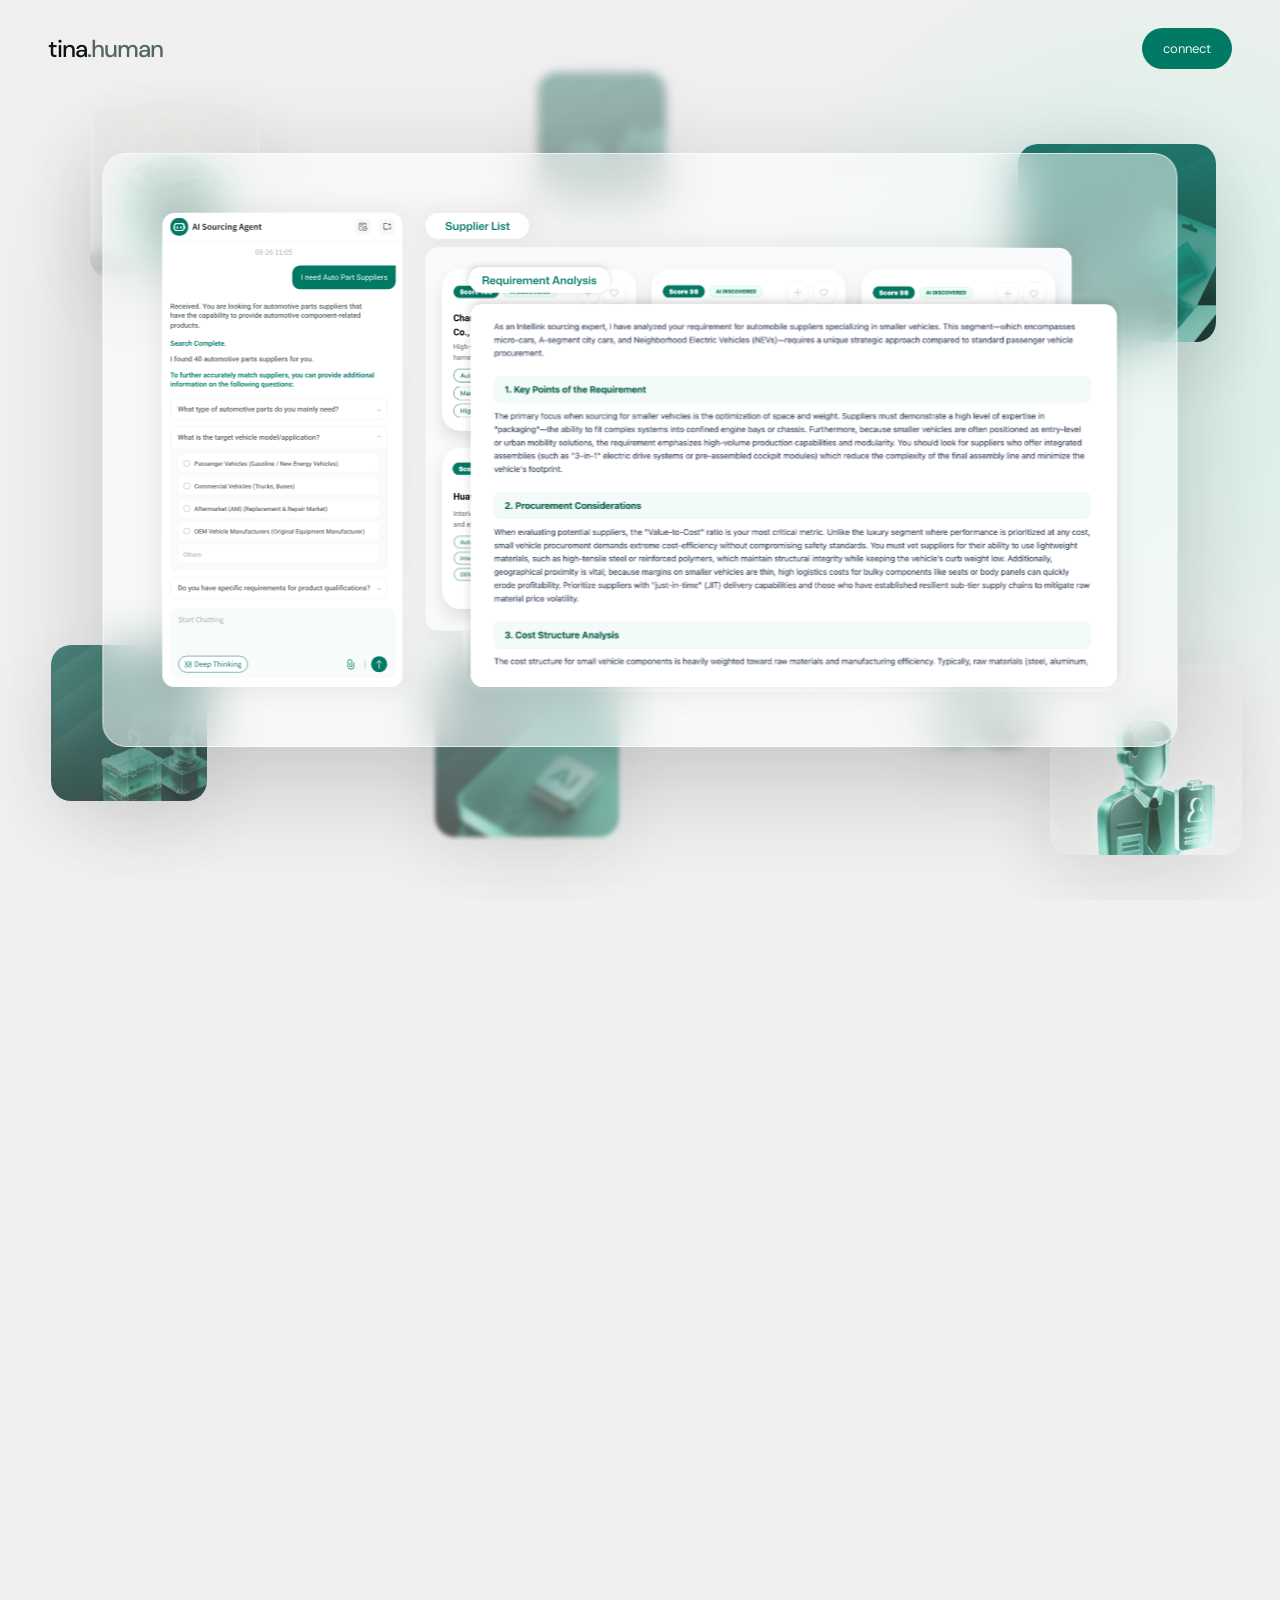
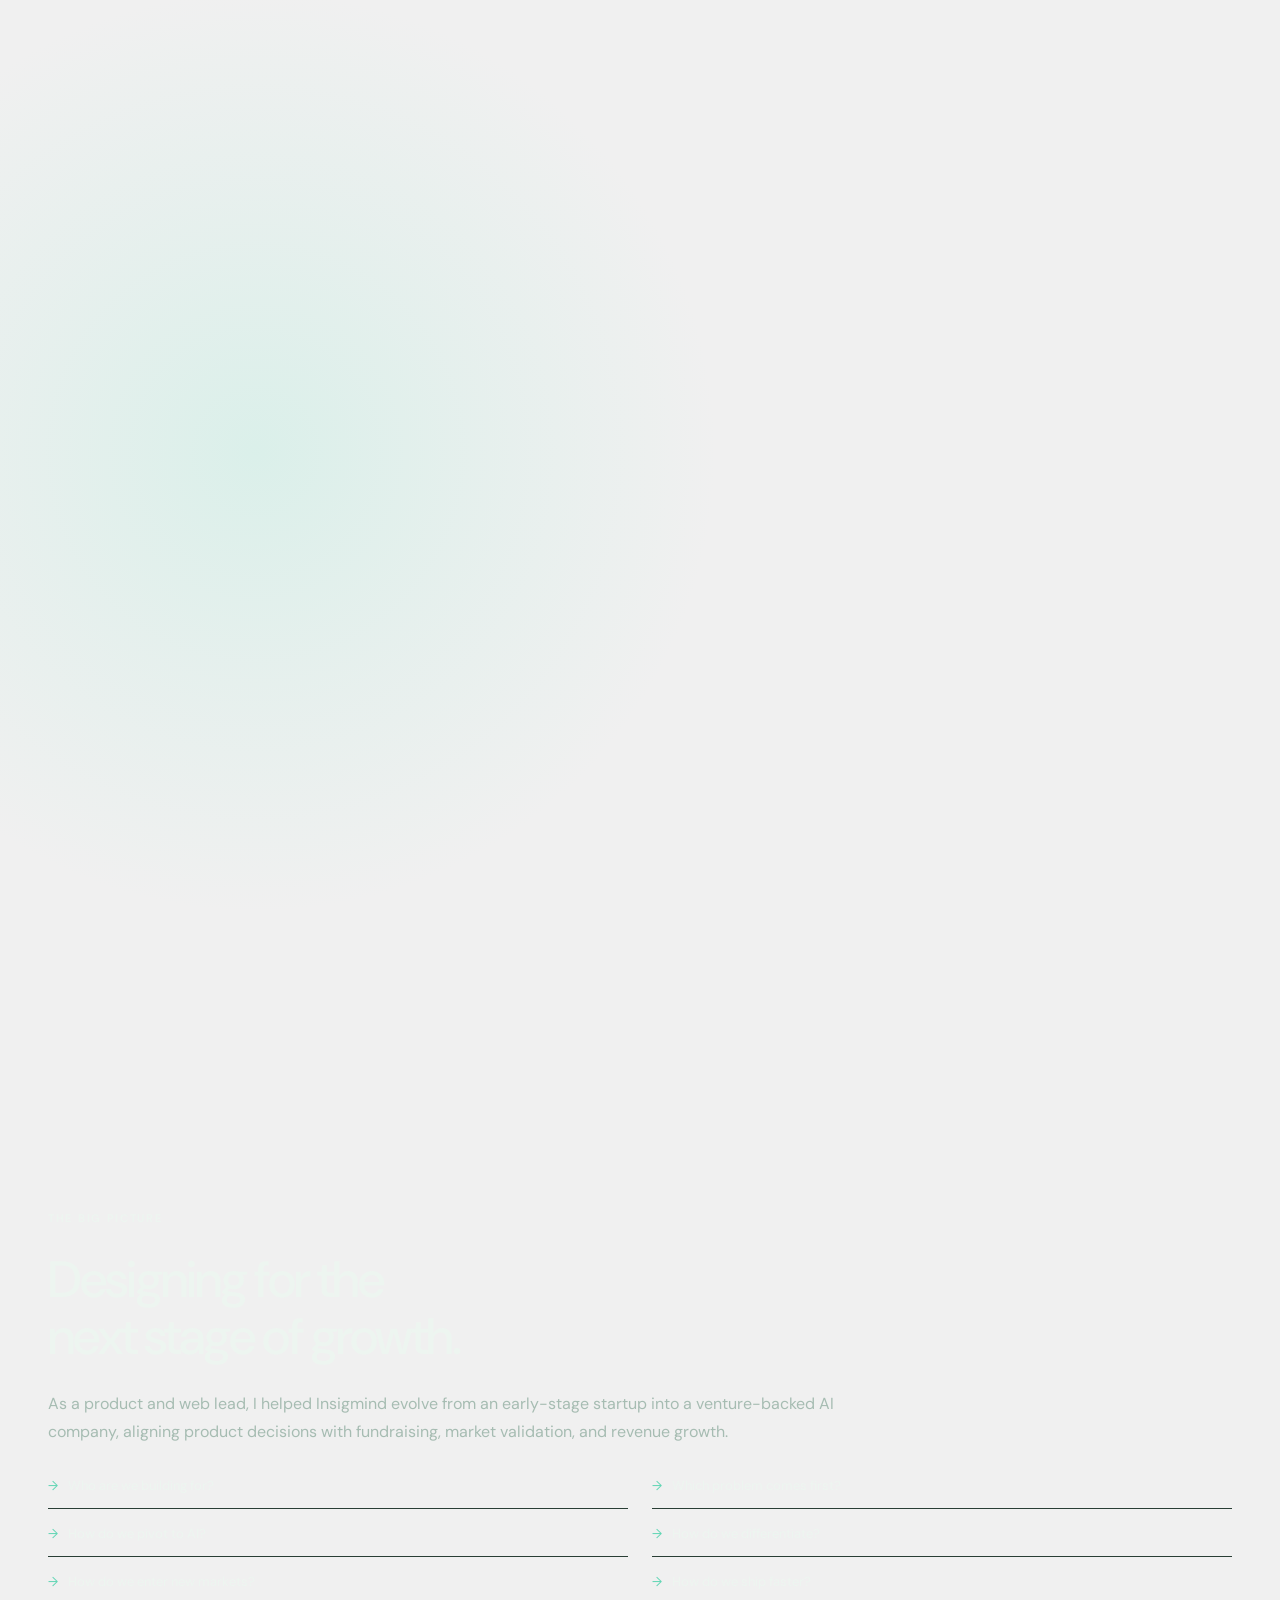
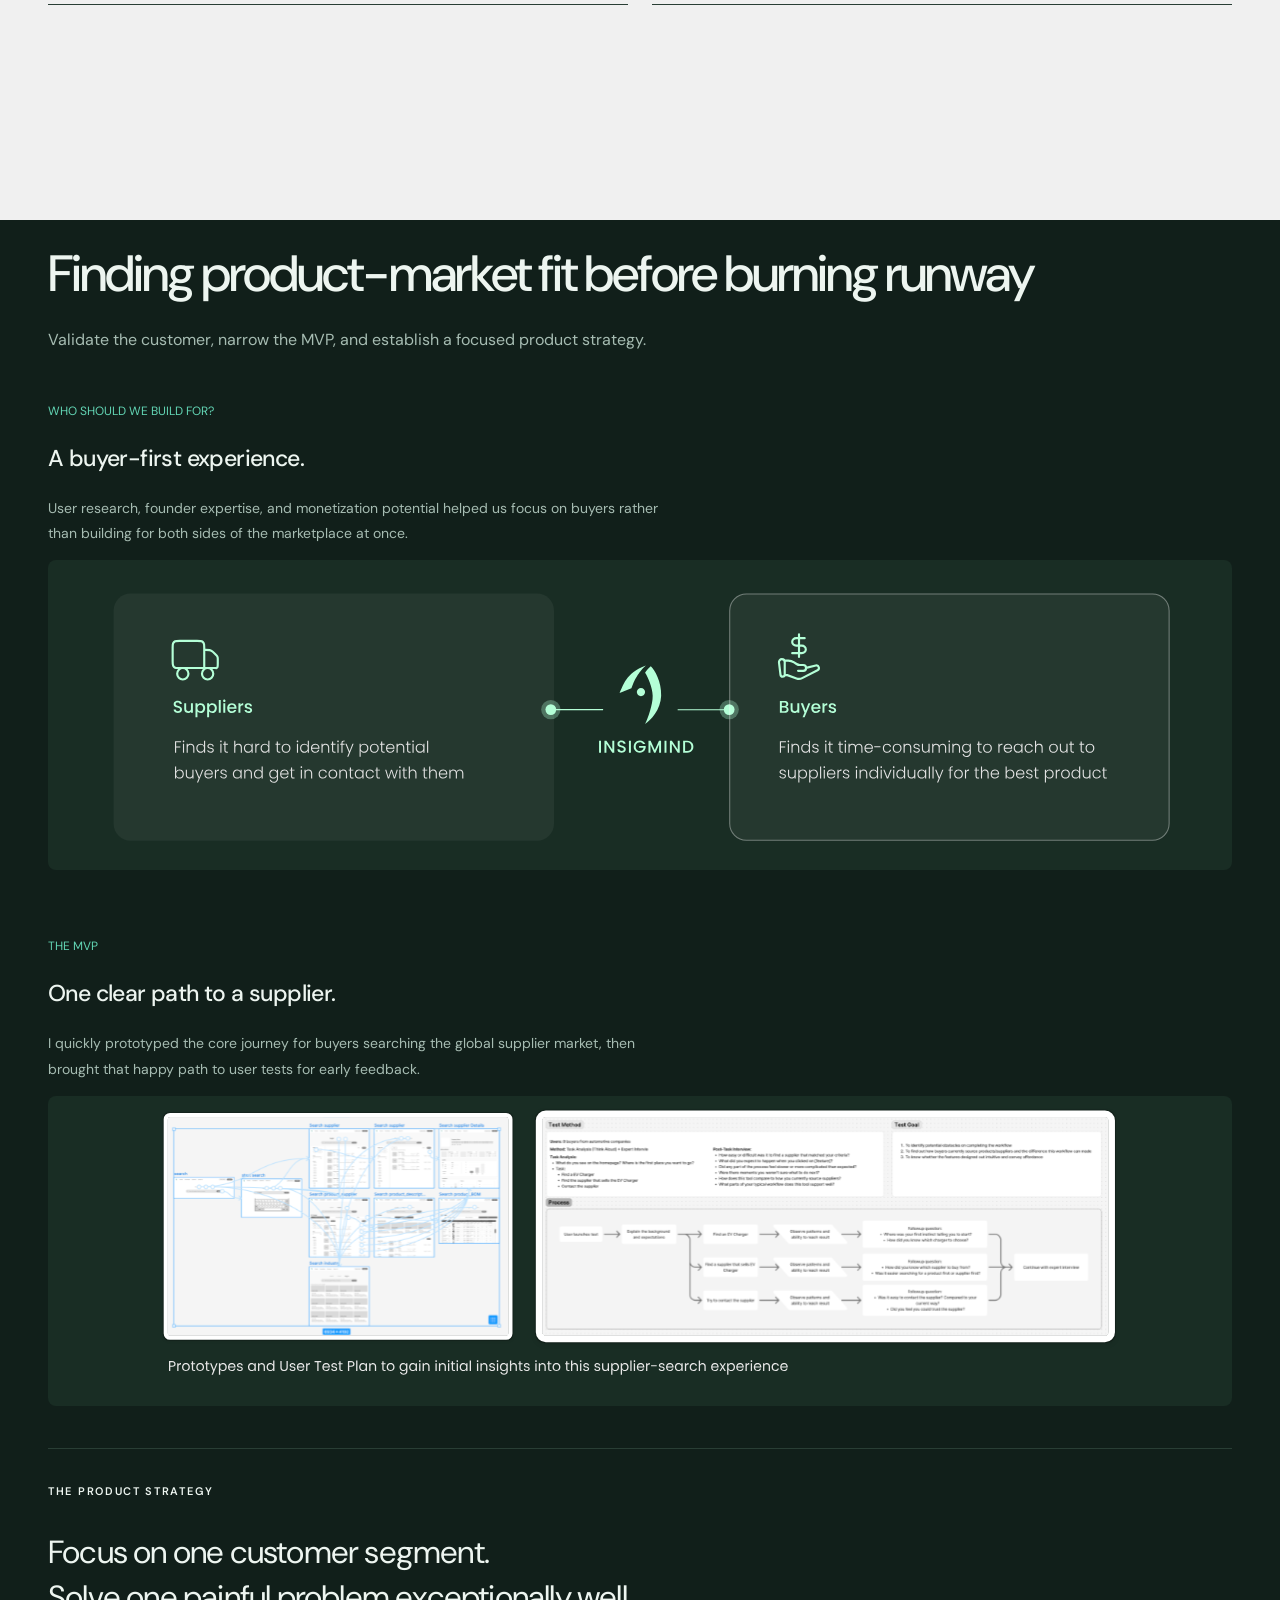
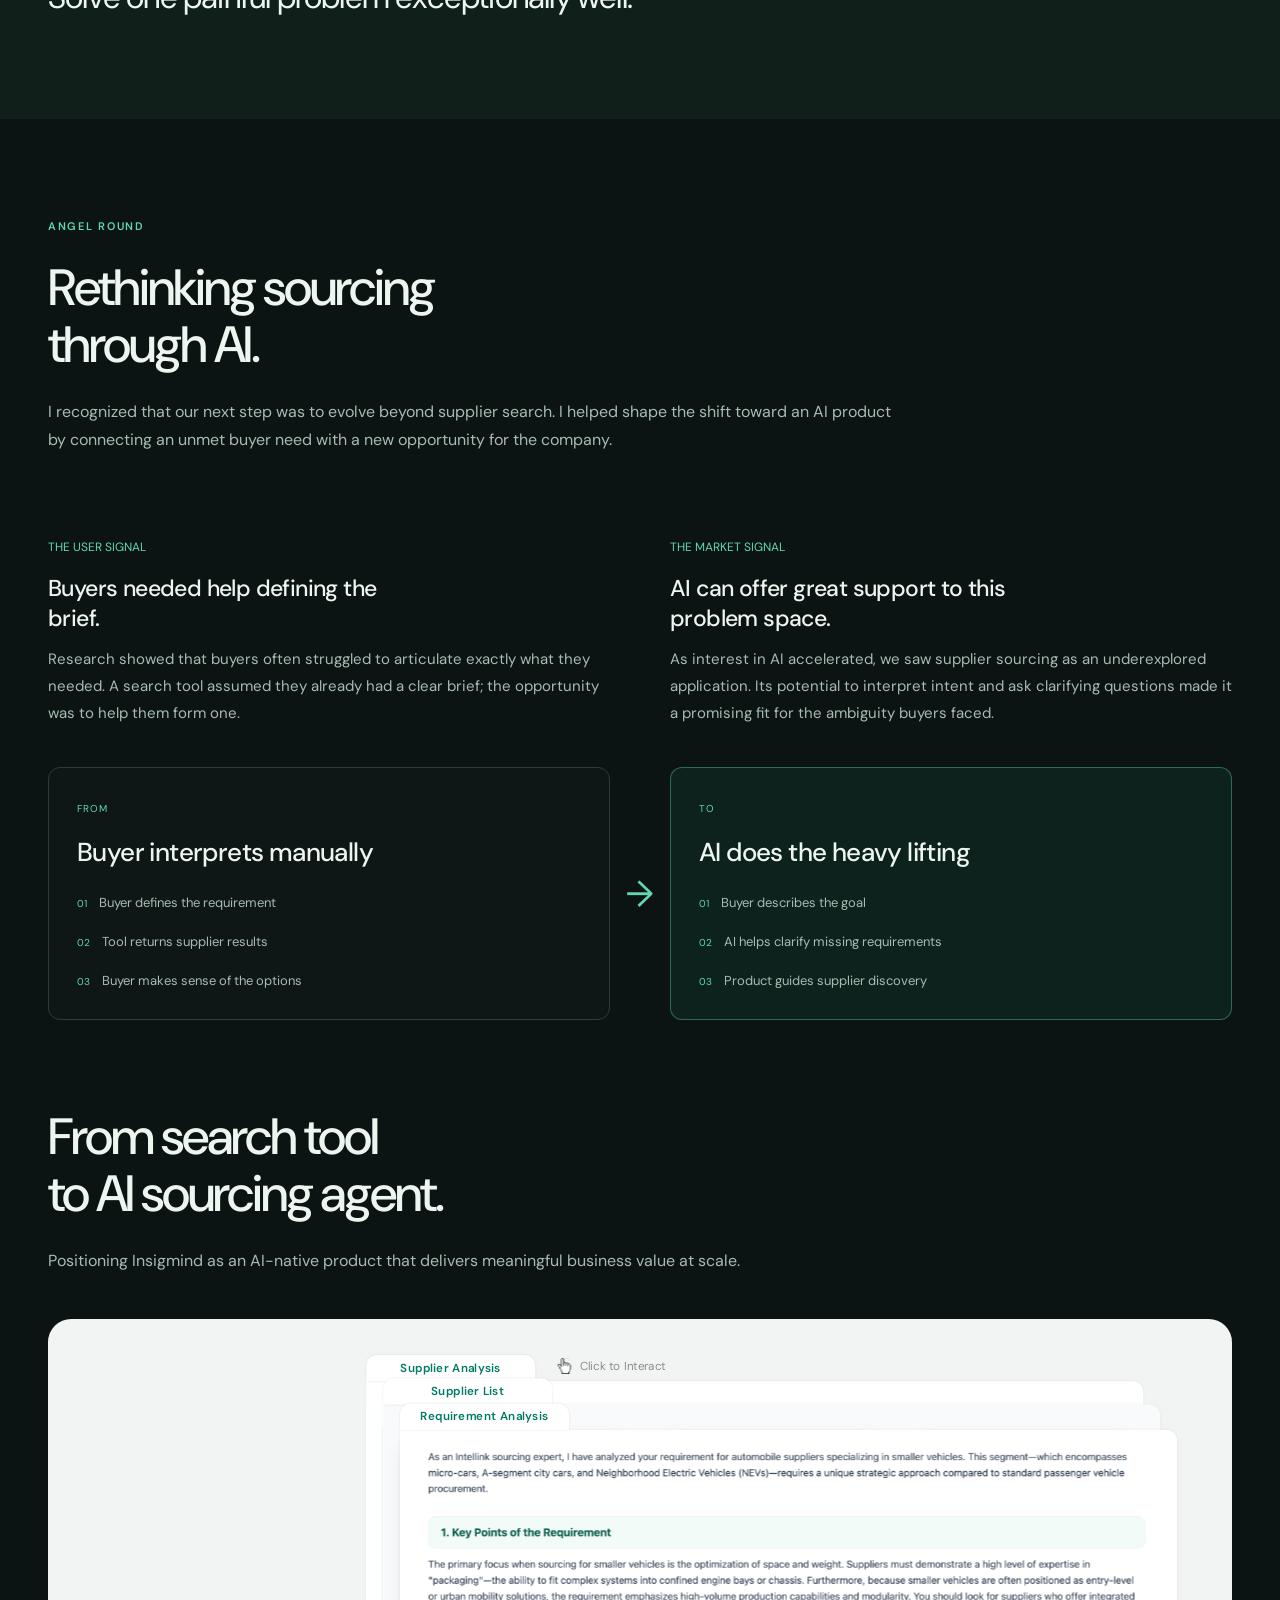
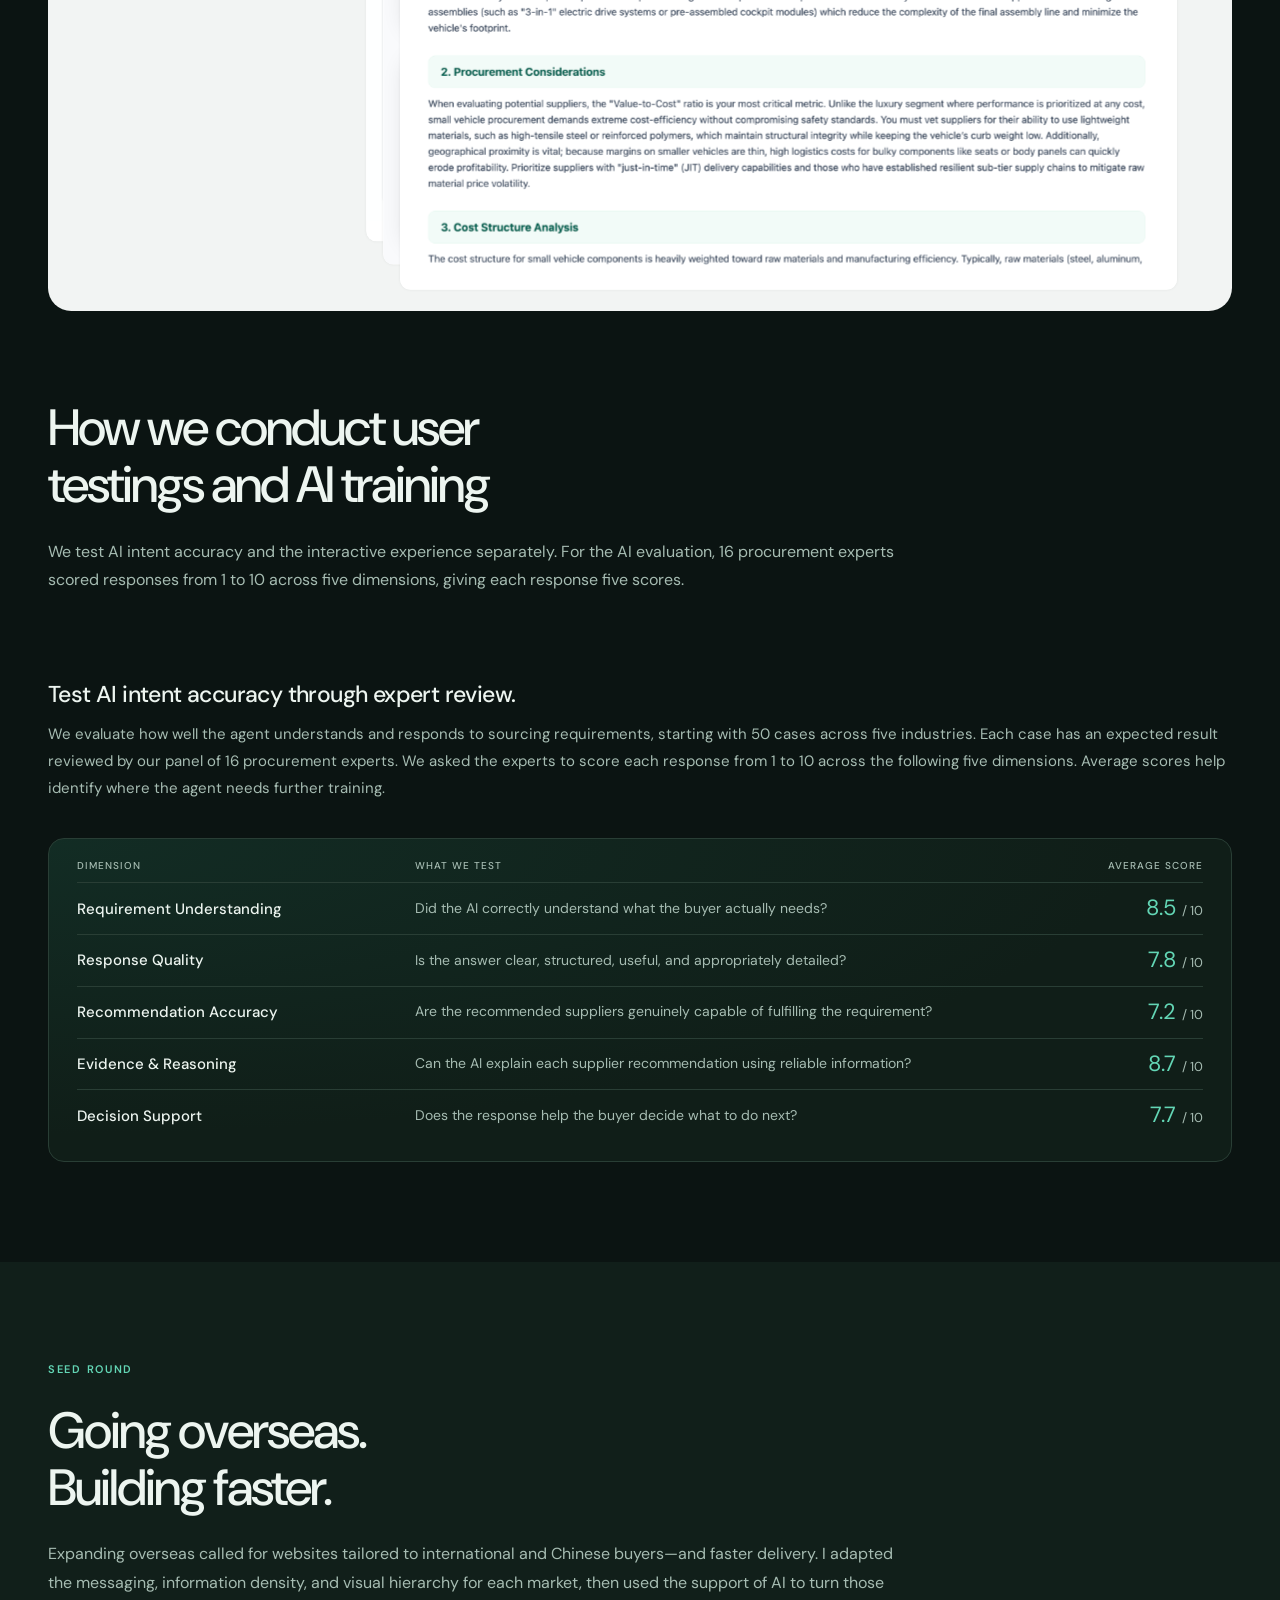
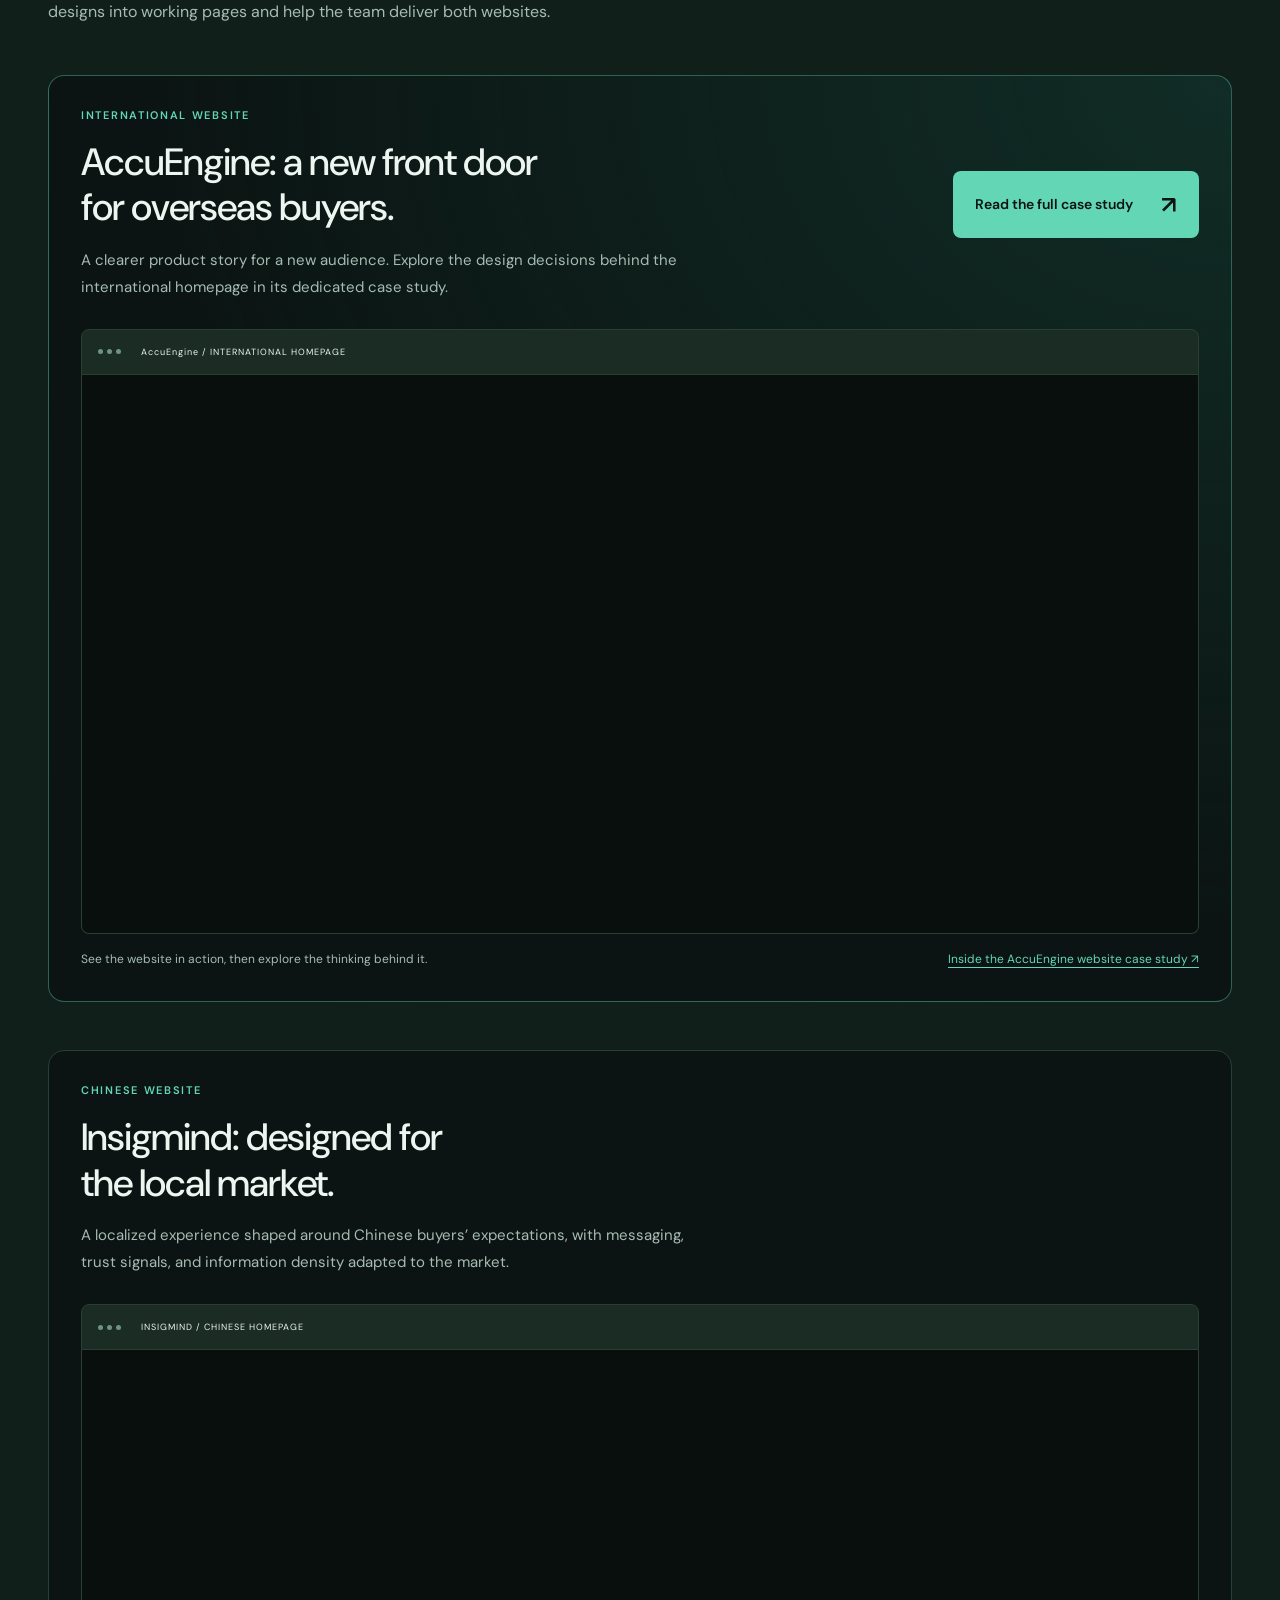
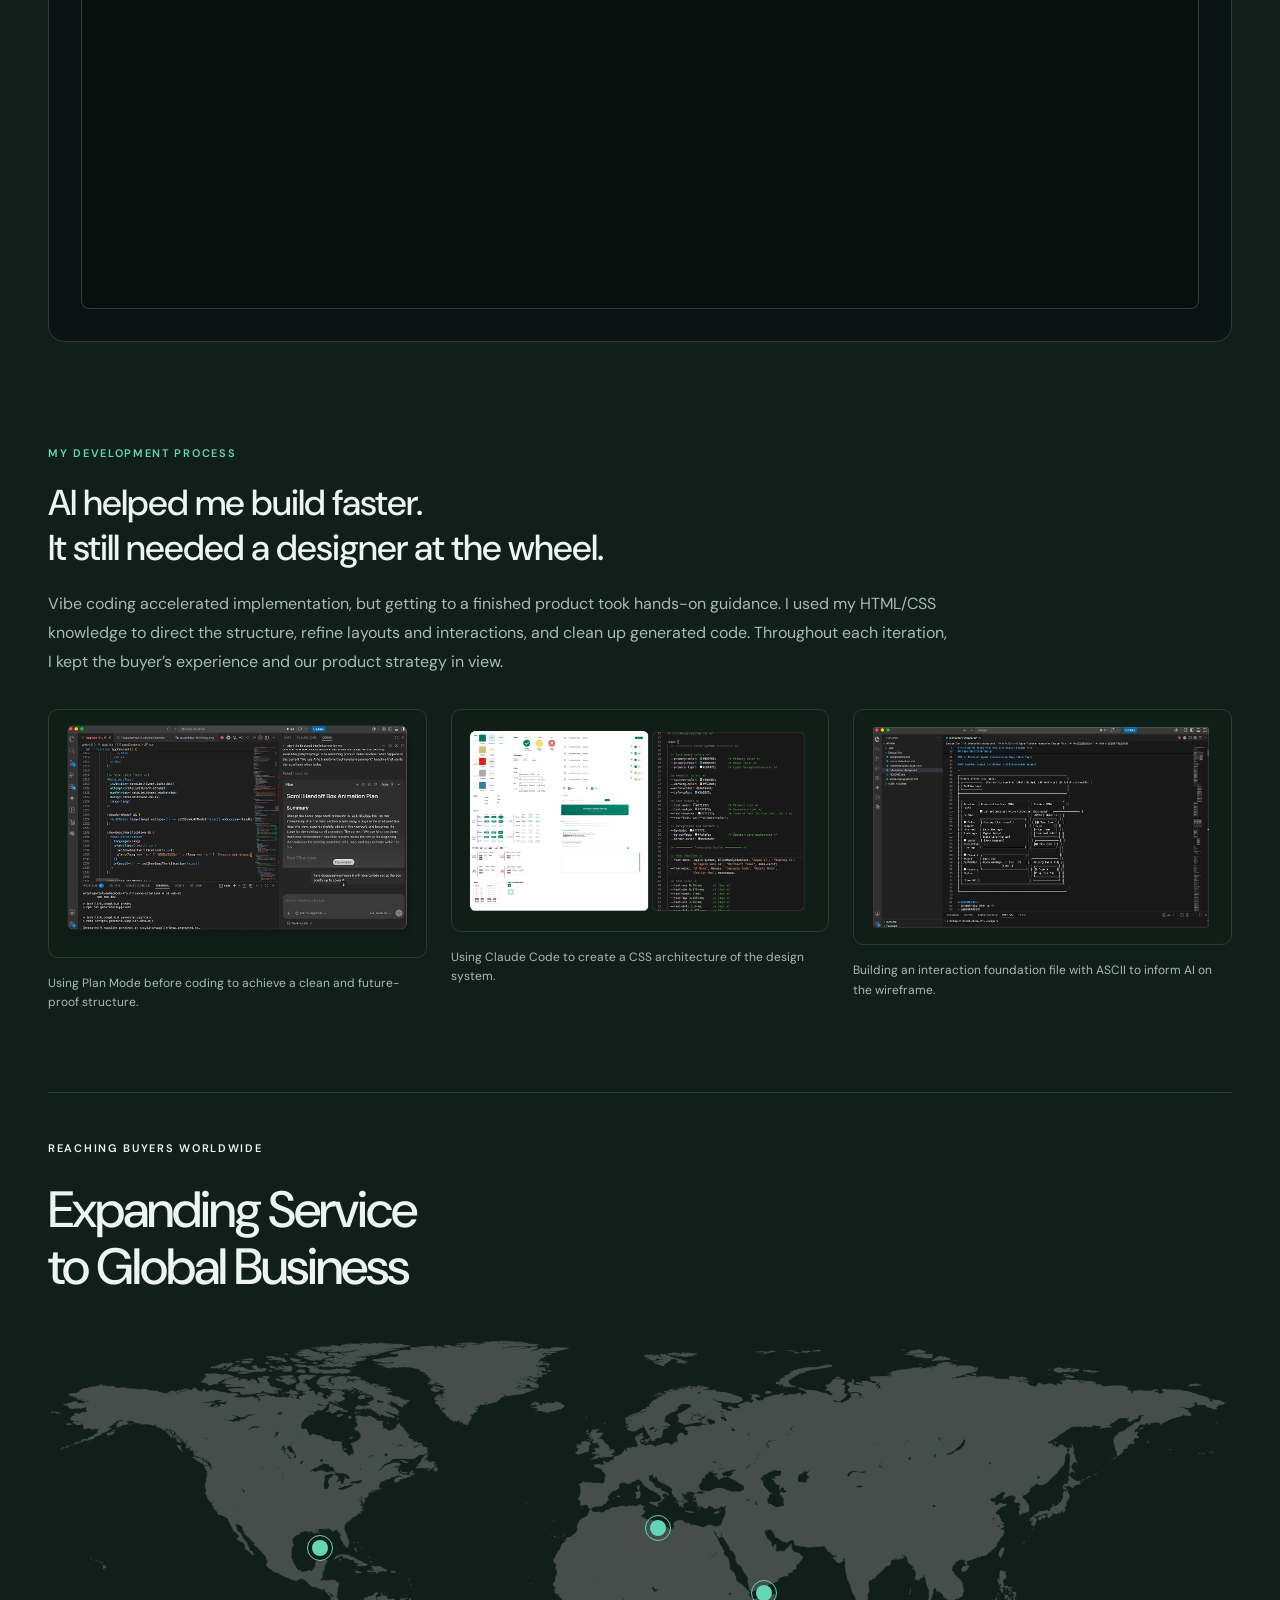
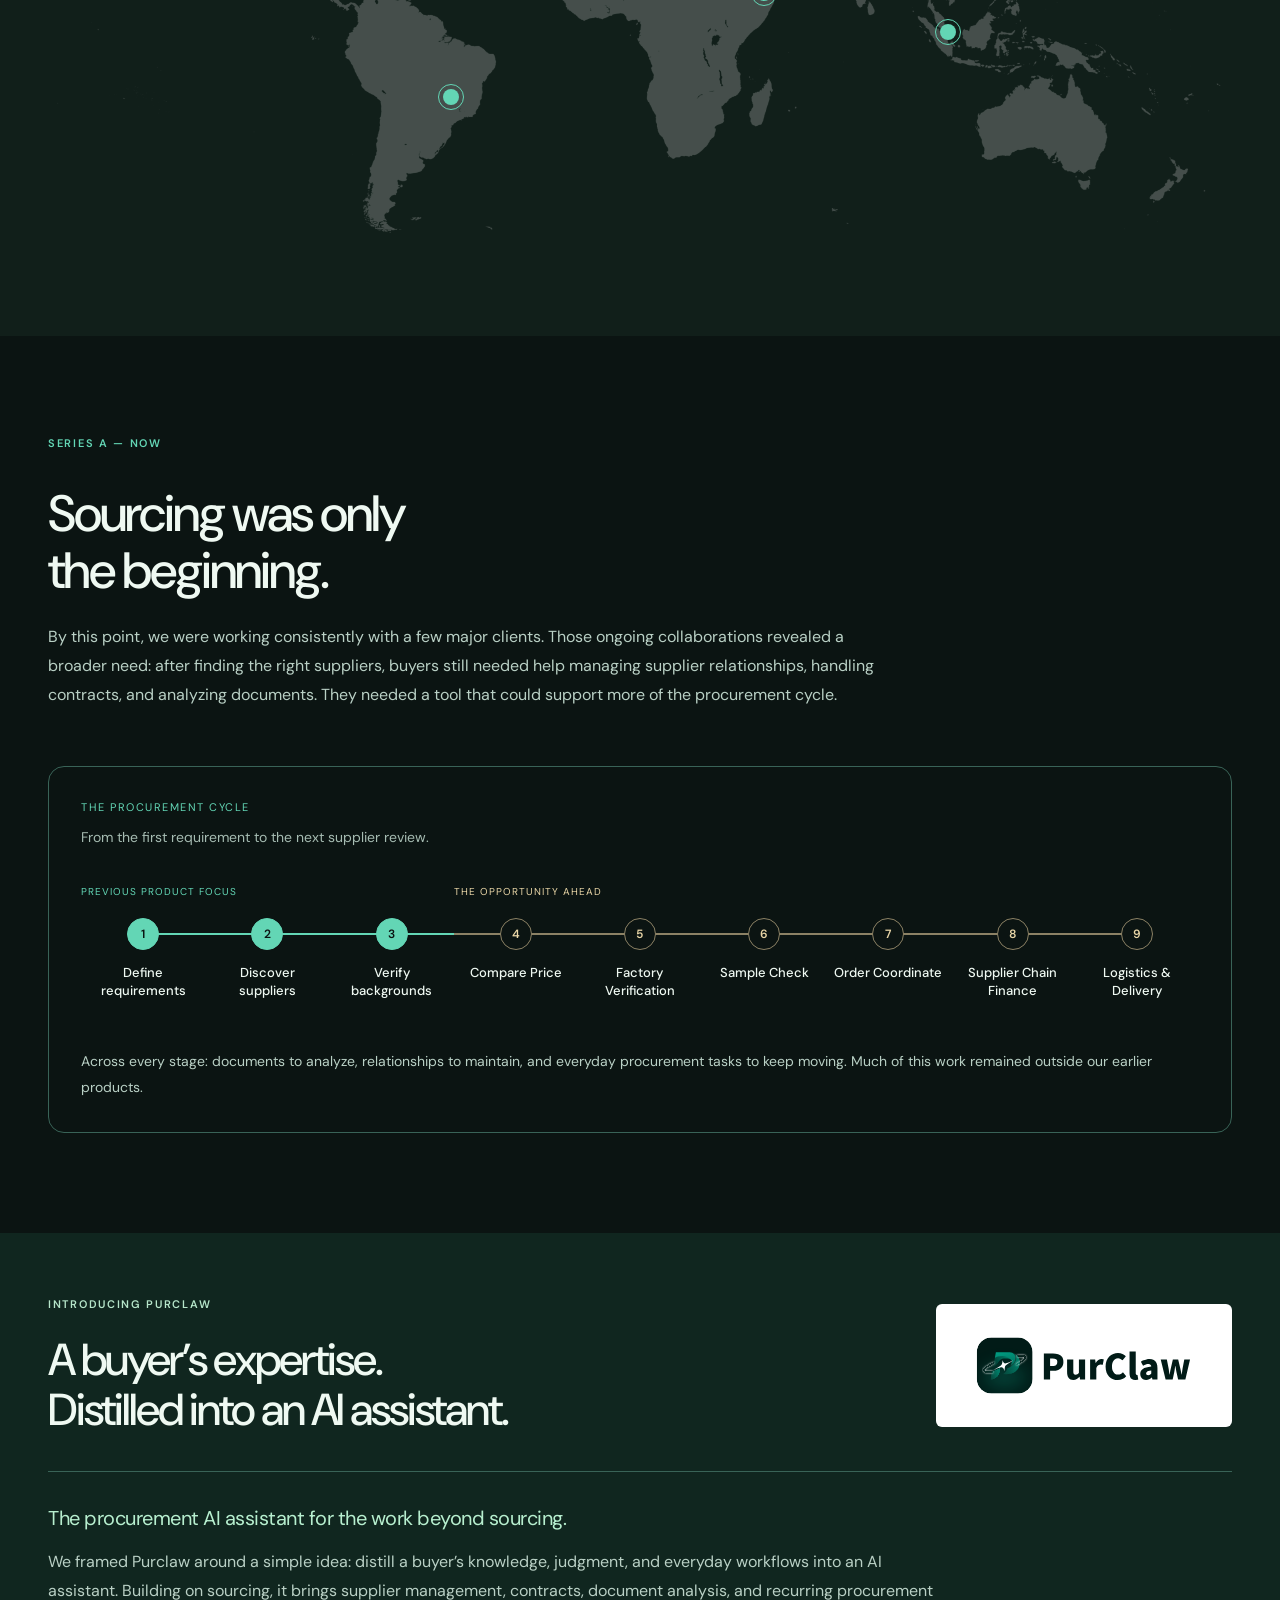
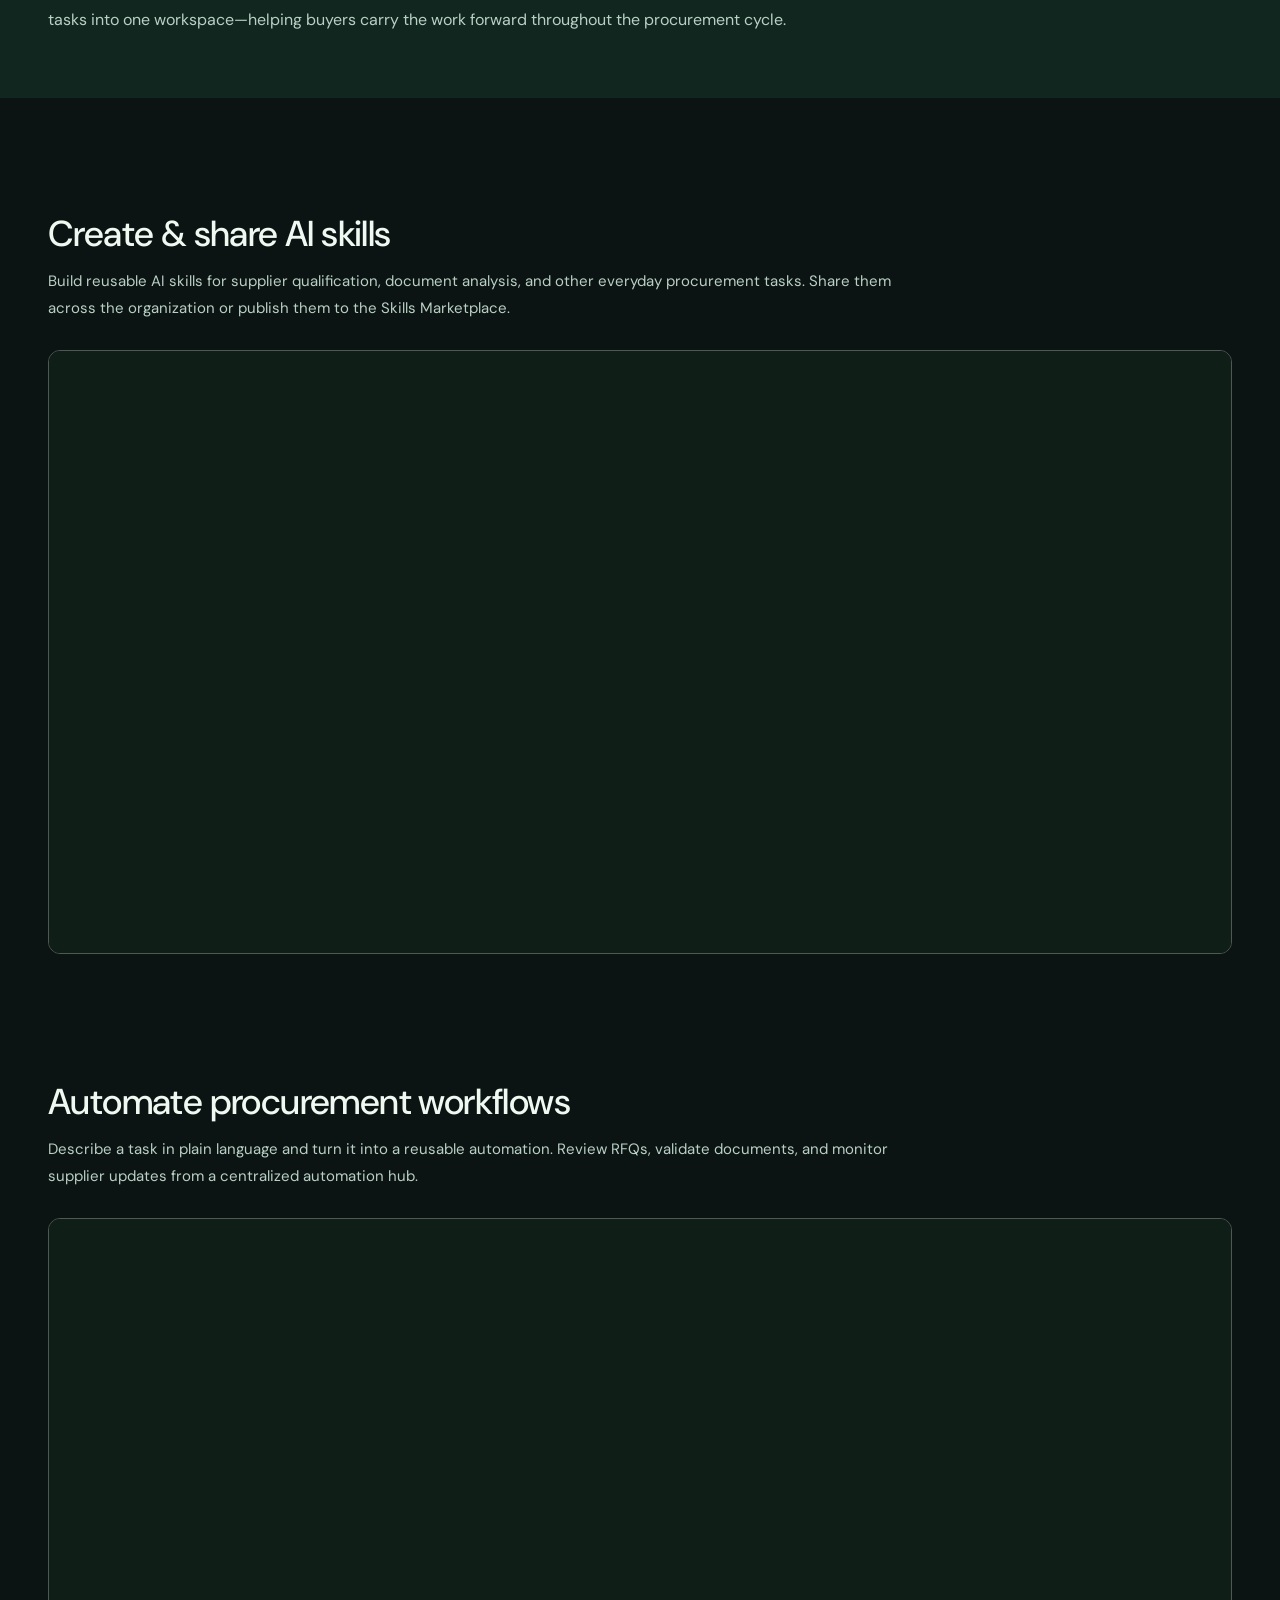
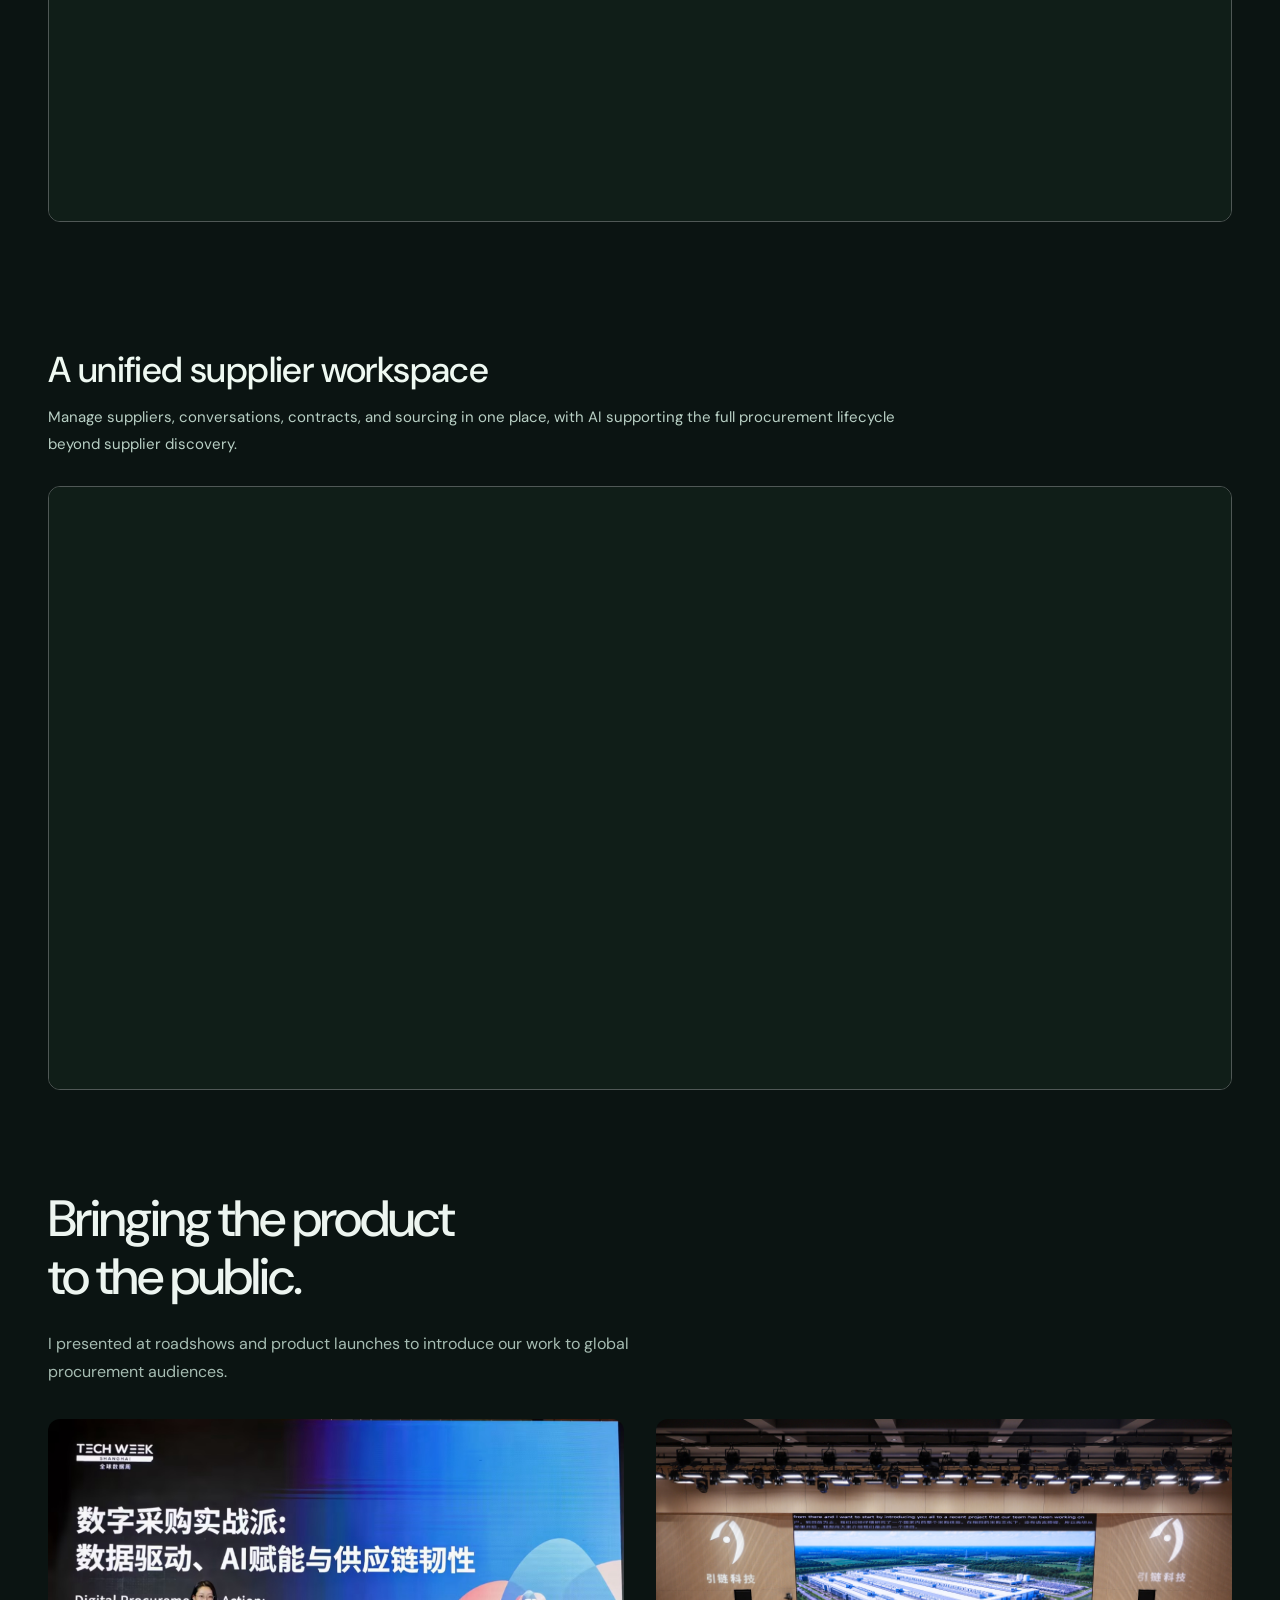
<file: Insigmind/insigmind.html>
<!DOCTYPE html>
<html lang="en">
<head>
  <meta charset="UTF-8">
  <meta name="viewport" content="width=device-width, initial-scale=1">
  <meta name="description" content="Insigmind: product strategy and design across four funding rounds, from buyer-first MVP to AI sourcing platform.">
  <title>Test — Insigmind Case Study</title>
  <link rel="stylesheet" href="insigmind.css">
  <link href="https://fonts.googleapis.com/css2?family=DM+Sans:wght@400;500&family=Instrument+Serif:ital@0;1&display=swap" rel="stylesheet">
  <link rel="stylesheet" href="../case-study-footer.css">
  <link rel="stylesheet" href="../copy-email.css">
  <link rel="icon" type="image/svg+xml" href="../favicon.svg">
</head>
<body>
  <a class="skip-link" href="#main">Skip to content</a>

  <main id="main">
  <section class="insigmind-category-cloud" id="top" aria-label="Procurement category visual collage">
    <nav class="case-study-nav" aria-label="Main navigation">
      <a class="nav-logo" href="../index.html#top" aria-label="Tina home">tina<span>.human</span></a>
      <a class="nav-connect" href="https://www.linkedin.com/in/tina-zhizhuang-chen/" target="_blank" rel="noopener noreferrer">connect</a>
    </nav>
    <div class="insigmind-category-cloud-sticky">
    <img class="category-cloud-image category-cloud-image-1" src="../accuengine/CategoryImage/14. Robotics.jpg" alt="Robotics category">
    <img class="category-cloud-image category-cloud-image-2" src="../accuengine/CategoryImage/3. Real Estate Leasing.jpg" alt="Real estate leasing category">
    <img class="category-cloud-image category-cloud-image-3" src="../accuengine/CategoryImage/11. Packaging Materials.jpg" alt="Packaging materials category">
    <img class="category-cloud-image category-cloud-image-4" src="../accuengine/CategoryImage/2. Automotive.jpg" alt="Automotive category">
    <img class="category-cloud-image category-cloud-image-5" src="../accuengine/CategoryImage/8. Finance & Insurance.jpg" alt="Finance and insurance category">
    <img class="category-cloud-image category-cloud-image-6" src="../accuengine/CategoryImage/15. Equipment & Tooling.jpg" alt="Equipment and tooling category">
    <img class="category-cloud-image category-cloud-image-7" src="../accuengine/CategoryImage/1. Artificial Intelligence.jpg" alt="Artificial intelligence category">
    <img class="category-cloud-image category-cloud-image-8" src="../accuengine/CategoryImage/4. Logistics & Warehousing.jpg" alt="Logistics and warehousing category">
    <img class="category-cloud-image category-cloud-image-9" src="../accuengine/CategoryImage/12. HR & Administration.jpg" alt="HR and administration category">
    <div class="category-cloud-cover-box">
      <img src="CoverImage.svg" fetchpriority="high" alt="Insigmind cover visual">
    </div>
    <h2 class="category-cloud-reveal-title">Insigmind is an AI-powered supplier sourcing platform</h2>

    </div>
  </section>
    <nav class="funding-overview-section" aria-label="Funding rounds" inert>
      <div class="conversion-summary-row">
      <p class="funding-summary">My design acquired a total of 35K+ users and raised 5.5M of funding throughout the following funding rounds.</p>
      </div>

      <div class="funding-timeline-section" aria-label="Funding round timeline">
      <ol class="funding-timeline">
        <li class="funding-timeline-item">
          <span class="funding-timeline-dot" aria-hidden="true"></span>
          <a class="funding-timeline-heading" href="#background">Background</a>
          <p class="funding-timeline-body">Narrowing the MVP Through User Research and Business Strategy</p>
        </li>
        <li class="funding-timeline-item">
          <span class="funding-timeline-dot" aria-hidden="true"></span>
          <a class="funding-timeline-heading" href="#angel-round">Angel Round</a>
          <p class="funding-timeline-body">Designing AI Sourcing Engine for Enterprise Users</p>
        </li>
        <li class="funding-timeline-item">
          <span class="funding-timeline-dot" aria-hidden="true"></span>
          <a class="funding-timeline-heading" href="#seed-round">Seed Round</a>
          <p class="funding-timeline-body">Using AI Development to Rapidly Build Investor-Ready Products</p>
        </li>
        <li class="funding-timeline-item">
          <span class="funding-timeline-dot" aria-hidden="true"></span>
          <a class="funding-timeline-heading" href="#series-a">Series A</a>
          <p class="funding-timeline-body">Scaling Product Experiences for International Markets</p>
        </li>
      </ol>
      </div>
    </nav>
    <section class="section wrap split" id="overview"><div class="eyebrow">THE BIG PICTURE</div><div><h2>Designing for the<br>next stage of growth.</h2><p class="body-copy">As a product and web lead, I helped Insigmind evolve from an early-stage startup into a venture-backed AI company, aligning product decisions with fundraising, market validation, and revenue growth.</p><div class="question-list"><span>Who are we building for?</span><span>Which problem comes first?</span><span>How do we pivot to AI?</span><span>How do we differentiate?</span><span>How do we enter new markets?</span><span>How do we ship faster?</span></div></div></section>
    <section class="approach section" id="background"><div class="wrap"><div class="section-heading"><div><div class="eyebrow funding-round-label">BACKGROUND</div><h2>Finding product-market fit before burning runway</h2></div><p class="body-copy">Validate the customer, narrow the MVP, and establish a focused product strategy.</p></div><div class="research-grid"><article><span class="number">WHO SHOULD WE BUILD FOR?</span><h3>A buyer-first experience.</h3><p class="body-copy">User research, founder expertise, and monetization potential helped us focus on buyers rather than building for both sides of the marketplace at once.</p><div class="research-image"><img src="buyer-user.svg" alt="Buyer persona and customer research" loading="lazy"></div></article><article><span class="number">THE MVP</span><h3>One clear path to a supplier.</h3><p class="body-copy">I quickly prototyped the core journey for buyers searching the global supplier market, then brought that happy path to user tests for early feedback.</p><div class="research-image"><img src="user-test-plan.svg" alt="User testing plan for the sourcing MVP" loading="lazy"></div></article></div><div class="strategy-note"><div><span class="eyebrow">THE PRODUCT STRATEGY</span><p>Focus on one customer segment.<br>Solve one painful problem exceptionally well.</p></div></div></div></section>
    <section class="section wrap" id="angel-round"><div class="section-heading"><div><div class="eyebrow funding-round-label">ANGEL ROUND</div><h2>Rethinking sourcing<br>through AI.</h2></div><p class="body-copy">I recognized that our next step was to evolve beyond supplier search. I helped shape the shift toward an AI product by connecting an unmet buyer need with a new opportunity for the company.</p></div>
      <div class="pivot-signals">
        <article><span class="number">THE USER SIGNAL</span><h3>Buyers needed help defining the brief.</h3><p class="body-copy">Research showed that buyers often struggled to articulate exactly what they needed. A search tool assumed they already had a clear brief; the opportunity was to help them form one.</p></article>
        <article><span class="number">THE MARKET SIGNAL</span><h3>AI can offer great support to this problem space.</h3><p class="body-copy">As interest in AI accelerated, we saw supplier sourcing as an underexplored application. Its potential to interpret intent and ask clarifying questions made it a promising fit for the ambiguity buyers faced.</p></article>
      </div>
        <div class="pivot-flow" role="group" aria-label="From supplier search to AI sourcing">
          <div class="pivot-stage"><span class="number">FROM</span><h3>Buyer interprets manually</h3><ol><li>Buyer defines the requirement</li><li>Tool returns supplier results</li><li>Buyer makes sense of the options</li></ol></div>
          <div class="pivot-bridge"><span class="pivot-arrow" aria-hidden="true">→</span></div>
          <div class="pivot-stage pivot-stage-ai"><span class="number">TO</span><h3>AI does the heavy lifting</h3><ol><li>Buyer describes the goal</li><li>AI helps clarify missing requirements</li><li>Product guides supplier discovery</li></ol></div>
        </div>
      <div class="section-heading pivot-next"><div><h2>From search tool<br>to AI sourcing agent.</h2></div><p class="body-copy">Positioning Insigmind as an AI-native product that delivers meaningful business value at scale.</p></div>      <div class="seed-round-feature-frame">
        <div class="seed-round-feature-box">
          <div class="seed-round-video-wrap">
            <video class="seed-round-video" autoplay muted loop playsinline preload="metadata" aria-label="Insigmind product demo">
              <source src="Buyer-agent-demo.mp4" type="video/mp4">
              Your browser does not support embedded video.
            </video>
          </div>
          <div class="seed-round-image-stack" aria-label="AI sourcing product screens">
            <div class="seed-round-stack-image seed-round-stack-image-1" data-seed-card="supplier-analysis">
              <button class="seed-round-image-tag" type="button">Supplier Analysis</button>
              <img src="Supplier-analysis.svg" alt="Supplier analysis screen">
            </div>
            <div class="seed-round-stack-image seed-round-stack-image-2" data-seed-card="supplier-list">
              <button class="seed-round-image-tag" type="button">Supplier List</button>
              <img src="Supplier-list.svg" alt="Supplier list screen">
            </div>
            <div class="seed-round-stack-image seed-round-stack-image-3" data-seed-card="requirement-analysis">
              <button class="seed-round-image-tag" type="button">Requirement Analysis</button>
              <img src="Requirement-analysis.svg" alt="Requirement analysis screen">
            </div>
            <span class="seed-round-interact-hint"><img src="../homepage assets/interact.svg" alt="" aria-hidden="true">Click to Interact</span>
          </div>
        </div>
      </div>

      <section class="agent-evaluation" aria-labelledby="evaluation-title">
        <div class="section-heading"><div><h2 id="evaluation-title">How we conduct user<br>testings and AI training</h2></div><p class="body-copy">We test AI intent accuracy and the interactive experience separately. For the AI evaluation, 16 procurement experts scored responses from 1 to 10 across five dimensions, giving each response five scores.</p></div>
        <div class="evaluation-method">
          <article><h3>Test AI intent accuracy through expert review.</h3><p class="body-copy">We evaluate how well the agent understands and responds to sourcing requirements, starting with 50 cases across five industries. Each case has an expected result reviewed by our panel of 16 procurement experts. We asked the experts to score each response from 1 to 10 across the following five dimensions. Average scores help identify where the agent needs further training.</p></article>
        </div>
        <div class="evaluation-scorecard">
          <div class="evaluation-table-wrap">
            <table class="evaluation-table" aria-label="Expert evaluation average scores out of 10">
              <thead><tr><th scope="col">Dimension</th><th scope="col">What we test</th><th scope="col">Average score</th></tr></thead>
              <tbody>
              <tr><th scope="row">Requirement Understanding</th><td>Did the AI correctly understand what the buyer actually needs?</td><td><span class="evaluation-score" aria-label="Average score 8.5 out of 10">8.5 <small>/ 10</small></span></td></tr>
              <tr><th scope="row">Response Quality</th><td>Is the answer clear, structured, useful, and appropriately detailed?</td><td><span class="evaluation-score" aria-label="Average score 7.8 out of 10">7.8 <small>/ 10</small></span></td></tr>
              <tr><th scope="row">Recommendation Accuracy</th><td>Are the recommended suppliers genuinely capable of fulfilling the requirement?</td><td><span class="evaluation-score" aria-label="Average score 7.2 out of 10">7.2 <small>/ 10</small></span></td></tr>
              <tr><th scope="row">Evidence & Reasoning</th><td>Can the AI explain each supplier recommendation using reliable information?</td><td><span class="evaluation-score" aria-label="Average score 8.7 out of 10">8.7 <small>/ 10</small></span></td></tr>
              <tr><th scope="row">Decision Support</th><td>Does the response help the buyer decide what to do next?</td><td><span class="evaluation-score" aria-label="Average score 7.7 out of 10">7.7 <small>/ 10</small></span></td></tr>
              </tbody>
            </table>
          </div>
        </div>
      </section>
</section>
    <section class="approach section" id="seed-round">
      <div class="wrap">
        <div class="section-heading website-section-heading"><div><div class="eyebrow funding-round-label">SEED ROUND</div><h2>Going overseas.<br>Building faster.</h2></div></div>
        <p class="body-copy website-strategy">Expanding overseas called for websites tailored to international and Chinese buyers—and faster delivery. I adapted the messaging, information density, and visual hierarchy for each market, then used the support of AI to turn those designs into working pages and help the team deliver both websites.</p>
        <article class="website-feature website-feature-international" aria-labelledby="international-website-title">
          <div class="website-feature-heading">
            <div><span class="eyebrow">INTERNATIONAL WEBSITE</span><h3 id="international-website-title">AccuEngine: a new front door<br>for overseas buyers.</h3><p class="body-copy">A clearer product story for a new audience. Explore the design decisions behind the international homepage in its dedicated case study.</p></div>
            <a class="website-case-cta" href="../accuengine/accuengine.html"><span>Read the full case study</span><span aria-hidden="true">↗</span></a>
          </div>
          <figure class="website-video">
            <div class="screen-heading"><span aria-hidden="true"><i></i><i></i><i></i></span>AccuEngine / INTERNATIONAL HOMEPAGE</div>
            <video autoplay muted loop playsinline preload="metadata" aria-label="AccuEngine international homepage walkthrough"><source src="AccuEngineDemo.mp4" type="video/mp4">Your browser does not support video. <a href="AccuEngineDemo.mp4">Watch the international homepage walkthrough</a>.</video>
            <figcaption>See the website in action, then explore the thinking behind it. <a href="../accuengine/accuengine.html">Inside the AccuEngine website case study <span aria-hidden="true">↗</span></a></figcaption>
          </figure>
        </article>
        <article class="website-feature" aria-labelledby="chinese-website-title">
          <div class="website-feature-heading"><div><span class="eyebrow">CHINESE WEBSITE</span><h3 id="chinese-website-title">Insigmind: designed for<br>the local market.</h3><p class="body-copy">A localized experience shaped around Chinese buyers’ expectations, with messaging, trust signals, and information density adapted to the market.</p></div></div>
          <figure class="website-video">
            <div class="screen-heading"><span aria-hidden="true"><i></i><i></i><i></i></span>INSIGMIND / CHINESE HOMEPAGE</div>
            <video autoplay muted loop playsinline preload="metadata" aria-label="Insigmind Chinese homepage walkthrough"><source src="Insigmind Demo.mp4" type="video/mp4">Your browser does not support video. <a href="Insigmind%20Demo.mp4">Watch the Chinese homepage walkthrough</a>.</video>
          </figure>
        </article>
        <section class="development-process" aria-labelledby="development-process-title">
          <div class="eyebrow">MY DEVELOPMENT PROCESS</div>
          <h3 id="development-process-title">AI helped me build faster.<br>It still needed a designer at the wheel.</h3>
          <p class="body-copy">Vibe coding accelerated implementation, but getting to a finished product took hands-on guidance. I used my HTML/CSS knowledge to direct the structure, refine layouts and interactions, and clean up generated code. Throughout each iteration, I kept the buyer’s experience and our product strategy in view.</p>
          <div class="development-process-gallery">
            <figure><div class="development-process-image"><img src="Challenge%201.png" width="1138" height="682" loading="lazy" alt="Development process example 1"></div><figcaption>Using Plan Mode before coding to achieve a clean and future-proof structure.</figcaption></figure>
            <figure><div class="development-process-image"><img src="Challenge%202.png" width="1150" height="643" loading="lazy" alt="Development process example 2"></div><figcaption>Using Claude Code to create a CSS architecture of the design system.</figcaption></figure>
            <figure><div class="development-process-image"><img src="Challenge%203.png" width="1133" height="677" loading="lazy" alt="Development process example 3"></div><figcaption>Building an interaction foundation file with ASCII to inform AI on the wireframe.</figcaption></figure>
          </div>
        </section>
        <section class="international-reach" aria-labelledby="international-reach-title">
          <div class="section-heading">
            <div><div class="eyebrow">REACHING BUYERS WORLDWIDE</div><h2 id="international-reach-title">Expanding Service<br>to Global Business</h2></div>
          </div>
      <section class="market-map" aria-label="International roadshow markets">
        <img src="world-map.svg" alt="World map showing our international markets" loading="lazy">
        <button class="market-map-dot market-map-dot--europe" style="--x: 51.5%; --y: 38%;" type="button" aria-label="Europe: Turkey, Germany, Italy, Hungary, United Kingdom, France, and Spain">
          <span><strong>Europe</strong><small>Turkey, Germany, Italy, Hungary, United Kingdom, France, Spain</small></span>
        </button>
        <button class="market-map-dot" style="--x: 60.5%; --y: 51%;" type="button" aria-label="Middle East: Abu Dhabi, Dubai, and Basha">
          <span><strong>Middle East</strong><small>Abu Dhabi, Dubai, Basha</small></span>
        </button>
        <button class="market-map-dot" style="--x: 76%; --y: 59%;" type="button" aria-label="ASEAN: Indonesia, Malaysia, Thailand, Philippines, Singapore, Brunei, Vietnam, Laos, Cambodia, and Myanmar">
          <span><strong>ASEAN</strong><small>Indonesia, Malaysia, Thailand, Philippines, Singapore, Brunei, Vietnam, Laos, Cambodia, Myanmar</small></span>
        </button>
        <button class="market-map-dot" style="--x: 23%; --y: 42%;" type="button" aria-label="North America: United States and Mexico">
          <span><strong>North America</strong><small>United States, Mexico</small></span>
        </button>
        <button class="market-map-dot" style="--x: 34%; --y: 72%;" type="button" aria-label="South America: Brazil and Argentina">
          <span><strong>South America</strong><small>Brazil, Argentina</small></span>
        </button>
      </section>
        </section>
      </div>
    </section>
    <section class="results" id="series-a">
      <div class="wrap section">
        <div class="eyebrow funding-round-label">SERIES A — NOW</div>
        <div class="series-a-opening">
          <h2>Sourcing was only<br>the beginning.</h2>
          <p class="body-copy">By this point, we were working consistently with a few major clients. Those ongoing collaborations revealed a broader need: after finding the right suppliers, buyers still needed help managing supplier relationships, handling contracts, and analyzing documents. They needed a tool that could support more of the procurement cycle.</p>
        </div>
        <figure class="procurement-cycle" aria-labelledby="procurement-cycle-title">
          <figcaption id="procurement-cycle-title">THE PROCUREMENT CYCLE <span>From the first requirement to the next supplier review.</span></figcaption>
          <div class="procurement-timeline-scroll" tabindex="0" role="region" aria-label="Nine-stage procurement timeline">
            <div class="procurement-timeline-legend"><span>PREVIOUS PRODUCT FOCUS</span><span>THE OPPORTUNITY AHEAD</span></div>
            <ol class="procurement-timeline">
              <li class="is-covered"><span class="procurement-marker">1</span><h4>Define requirements</h4></li>
              <li class="is-covered"><span class="procurement-marker">2</span><h4>Discover suppliers</h4></li>
              <li class="is-covered"><span class="procurement-marker">3</span><h4>Verify backgrounds</h4></li>
              <li class="is-opportunity"><span class="procurement-marker">4</span><h4>Compare Price</h4></li>
              <li class="is-opportunity"><span class="procurement-marker">5</span><h4>Factory Verification</h4></li>
              <li class="is-opportunity"><span class="procurement-marker">6</span><h4>Sample Check</h4></li>
              <li class="is-opportunity"><span class="procurement-marker">7</span><h4>Order Coordinate</h4></li>
              <li class="is-opportunity"><span class="procurement-marker">8</span><h4>Supplier Chain Finance</h4></li>
              <li class="is-opportunity"><span class="procurement-marker">9</span><h4>Logistics & Delivery</h4></li>
            </ol>
          </div>
          <p class="procurement-cycle-note">Across every stage: documents to analyze, relationships to maintain, and everyday procurement tasks to keep moving. Much of this work remained outside our earlier products.</p>
        </figure>
      </div>
      <div class="purclaw-introduction">
        <div class="wrap">
          <div class="purclaw-intro-heading">
            <div class="purclaw-intro-copy"><div class="eyebrow">INTRODUCING PURCLAW</div><h2>A buyer’s expertise.<br>Distilled into an AI assistant.</h2></div>
            <div class="purclaw-intro-brand"><img class="purclaw-intro-logo" src="PurclawLogo.svg" alt="Purclaw" width="1138" height="343" loading="lazy"></div>
          </div>
          <div class="purclaw-intro-description">
            <p class="purclaw-positioning">The procurement AI assistant for the work beyond sourcing.</p>
            <p class="body-copy">We framed Purclaw around a simple idea: distill a buyer’s knowledge, judgment, and everyday workflows into an AI assistant. Building on sourcing, it brings supplier management, contracts, document analysis, and recurring procurement tasks into one workspace—helping buyers carry the work forward throughout the procurement cycle.</p>
          </div>
        </div>
      </div>
      <section class="section wrap platform-features" aria-label="Purclaw platform features">
            <article class="platform-feature"><div><h3>Create & share AI skills</h3><p class="body-copy">Build reusable AI skills for supplier qualification, document analysis, and other everyday procurement tasks. Share them across the organization or publish them to the Skills Marketplace.</p></div><figure class="video-showcase"><video autoplay muted loop playsinline preload="metadata" aria-label="Create & share AI skills demonstration"><source src="PurclawDemoSkill.mp4" type="video/mp4">Your browser does not support video. <a href="PurclawDemoSkill.mp4">Watch the demo</a>.</video></figure></article><article class="platform-feature"><div><h3>Automate procurement workflows</h3><p class="body-copy">Describe a task in plain language and turn it into a reusable automation. Review RFQs, validate documents, and monitor supplier updates from a centralized automation hub.</p></div><figure class="video-showcase"><video autoplay muted loop playsinline preload="metadata" aria-label="Automate procurement workflows demonstration"><source src="PurclawDemoAutomation.mp4" type="video/mp4">Your browser does not support video. <a href="PurclawDemoAutomation.mp4">Watch the demo</a>.</video></figure></article><article class="platform-feature"><div><h3>A unified supplier workspace</h3><p class="body-copy">Manage suppliers, conversations, contracts, and sourcing in one place, with AI supporting the full procurement lifecycle beyond supplier discovery.</p></div><figure class="video-showcase"><video autoplay muted loop playsinline preload="metadata" aria-label="A unified supplier workspace demonstration"><source src="PurclawDemoContract.mp4" type="video/mp4">Your browser does not support video. <a href="PurclawDemoContract.mp4">Watch the demo</a>.</video></figure></article>
      </section>
    </section>

    <section class="wrap case-study-events" aria-label="Product roadshow and launch">
      <div class="case-study-events-heading">
        <h2>Bringing the product<br>to the public.</h2>
        <p class="body-copy">I presented at roadshows and product launches to introduce our work to global procurement audiences.</p>
      </div>
      <figure>
        <img src="speech1.jpg" width="1581" height="1080" loading="lazy" alt="Product roadshow at Shanghai Tech Week">
        <figcaption>Product Roadshow at Shanghai Tech Week to global procurement experts</figcaption>
      </figure>
      <figure>
        <img src="speech2.jpg" width="4800" height="3200" loading="lazy" alt="International product launch party in 2026">
        <figcaption>International Product launch Party 2026</figcaption>
      </figure>
    </section>
  </main>

  <footer class="contact-footer" id="contact" aria-labelledby="contact-title">
    <p class="contact-eyebrow">GOOD THINGS START WITH A HELLO</p>
    <h2 id="contact-title">Let’s build something <em>good.</em></h2>
    <div class="contact-email">
      <span>zhizhuangchen99@gmail.com</span>
      <button class="copy-email-button" type="button" aria-label="Copy email address">
        <svg viewBox="0 0 24 24" fill="none" stroke="currentColor" stroke-width="1.6" stroke-linecap="round" stroke-linejoin="round" aria-hidden="true"><rect x="8" y="8" width="12" height="12" rx="2"/><path d="M16 8V4H4v12h4"/></svg>
        <span class="copy-email-label" role="status" aria-live="polite">Copy</span>
      </button>
    </div>
    <div class="contact-bottom">
      <a class="contact-home-button" href="../index.html">← Back to home</a>
      <p>© 2026 Tina Chen</p>

    </div>
  </footer>
  <button class="back-to-top" type="button" aria-label="Back to top" hidden>
    <svg width="24" height="24" viewBox="0 0 24 24" fill="none" aria-hidden="true"><path d="M12 20V4M5 11l7-7 7 7" stroke="currentColor" stroke-width="1.8" stroke-linecap="round" stroke-linejoin="round"/></svg>
  </button>
  <script>
    (() => {
      const button = document.querySelector('.back-to-top');
      const updateBackToTop = () => {
        button.hidden = window.scrollY <= window.innerHeight;
      };
      window.addEventListener('scroll', updateBackToTop, { passive: true });
      window.addEventListener('resize', updateBackToTop);
      window.addEventListener('pageshow', updateBackToTop);
      button.addEventListener('click', () => {
        window.scrollTo({
          top: 0,
          behavior: window.matchMedia('(prefers-reduced-motion: reduce)').matches ? 'instant' : 'smooth'
        });
      });
      updateBackToTop();
    })();

    (() => {
      const cloud = document.querySelector('.insigmind-category-cloud');
      const fundingNav = document.querySelector('.funding-overview-section');
      const firstTag = fundingNav.querySelector('.funding-timeline-heading');
      const timeline = fundingNav.querySelector('.funding-timeline');
      const overview = document.querySelector('#overview');
      const roundLinks = Array.from(fundingNav.querySelectorAll('.funding-timeline-heading'));
      const roundSections = roundLinks.map(link => document.querySelector(link.getAttribute('href')));
      const platformFeatures = document.querySelector('.platform-features');
      let activeRound = -1;
      const updateActiveRound = () => {
        const readingLine = Math.max(96, window.innerHeight * 0.22);
        let nextRound = -1;
        roundSections.forEach((section, index) => {
          if (section.getBoundingClientRect().top <= readingLine) nextRound = index;
        });
        // Series A continues through the platform demonstrations below its introduction.
        if (platformFeatures.getBoundingClientRect().bottom <= readingLine) nextRound = -1;
        if (nextRound === activeRound) return;
        activeRound = nextRound;
        roundLinks.forEach((link, index) => {
          if (index === activeRound) link.setAttribute('aria-current', 'location');
          else link.removeAttribute('aria-current');
        });
      };
      const fundingRevealStart = 0.76;
      const timelineRelease = 0.78 * fundingRevealStart;
      let stickyDistance = 0;
      let timelineRevealDistance = 1;
      let timelineHoldDistance = 0;
      let pendingFrame = false;
      const measureTimeline = () => {
        fundingNav.style.transform = 'none';
        const tagTop = firstTag.getBoundingClientRect().top;
        const timelineBottom = timeline.getBoundingClientRect().bottom;
        const cloudHeight = cloud.getBoundingClientRect().height;
        stickyDistance = Math.max(0, tagTop - 16);
        const scrollDistance = Math.max(1, cloudHeight - window.innerHeight);
        timelineRevealDistance = Math.max(1, Math.min(scrollDistance * 0.78 * 0.18, stickyDistance * 0.4));
        timelineHoldDistance = window.innerHeight * 0.35;
        const releaseDistance = scrollDistance * timelineRelease + timelineRevealDistance + timelineHoldDistance;
        // Keep the next section 200px below the timeline as normal scrolling resumes.
        overview.style.setProperty('--overview-offset', (releaseDistance + timelineBottom + 200 - cloudHeight) + 'px');
        fundingNav.style.setProperty('--funding-bar-top', stickyDistance + 'px');
      };

      const updateCloud = () => {
        pendingFrame = false;
        updateActiveRound();
        const rect = cloud.getBoundingClientRect();
        const distance = Math.max(1, rect.height - window.innerHeight);
        const progress = Math.min(1, Math.max(0, -rect.top / distance));

        const story = Math.min(1, progress / 0.78);
        const intro = Math.min(1, story / 0.8);
        const cover = Math.min(1, intro / 0.14);
        const title = Math.min(1, Math.max(0, (intro - 0.14) / 0.14));
        const images = Math.min(1, Math.max(0, (intro - 0.32) / 0.45));
        // Complete the color transition before the sticky hero releases.
        const darkPhase = Math.min(1, Math.max(0, (intro - 0.48) / 0.44));
        const dark = darkPhase * darkPhase * (3 - 2 * darkPhase);
        cloud.style.setProperty('--hero-dark-progress', dark.toFixed(3));
        cloud.style.setProperty('--cover-progress', cover.toFixed(3));
        cloud.style.setProperty('--cloud-progress', title.toFixed(3));
        cloud.style.setProperty('--title-opacity', (title * (1 - dark)).toFixed(3));
        // Finish revealing, hold briefly, then scroll both sections together.
        const revealTravel = Math.max(0, -rect.top - distance * timelineRelease);
        const fundingPhase = Math.min(1, revealTravel / timelineRevealDistance);
        const travel = Math.max(0, revealTravel - timelineRevealDistance - timelineHoldDistance);
        const funding = fundingPhase * fundingPhase * (3 - 2 * fundingPhase);
        const offset = Math.min(stickyDistance, travel);
        const fadePhase = Math.min(1, Math.max(0, (travel - stickyDistance * 0.6) / Math.max(1, stickyDistance * 0.4)));
        const fade = fadePhase * fadePhase * (3 - 2 * fadePhase);
        fundingNav.style.transform = `translateY(${-offset}px)`;
        fundingNav.style.setProperty('--funding-opacity', funding.toFixed(3));
        fundingNav.style.setProperty('--funding-dock', travel >= stickyDistance ? '1' : '0');
        fundingNav.style.setProperty('--funding-details', (1 - fade).toFixed(3));
        fundingNav.style.visibility = funding > 0 ? 'visible' : 'hidden';
        fundingNav.inert = funding < 0.1;
        cloud.style.setProperty('--category-images-progress', images.toFixed(3));
        cloud.style.setProperty('--category-images-y', (-118 * images).toFixed(1) + 'vh');
      };

      const scheduleUpdate = () => {
        if (pendingFrame) return;
        pendingFrame = true;
        requestAnimationFrame(updateCloud);
      };

      measureTimeline();
      updateCloud();
      document.fonts.ready.then(() => { measureTimeline(); scheduleUpdate(); });
      window.addEventListener('scroll', scheduleUpdate, { passive: true });
      window.addEventListener('resize', () => { measureTimeline(); scheduleUpdate(); });
      window.addEventListener('pageshow', scheduleUpdate);
    })();
    const seedRoundStack = document.querySelector(".seed-round-image-stack");

    if (seedRoundStack) {
      const seedCards = Array.from(seedRoundStack.querySelectorAll(".seed-round-stack-image"));
      let seedOrder = seedCards.map(card => card.dataset.seedCard);

      const renderSeedStack = () => {
        seedCards.forEach(card => {
          const orderIndex = seedOrder.indexOf(card.dataset.seedCard);
          card.classList.toggle("is-seed-back", orderIndex === 0);
          card.classList.toggle("is-seed-middle", orderIndex === 1);
          card.classList.toggle("is-seed-front", orderIndex === 2);
          card.querySelector(".seed-round-image-tag").setAttribute("aria-pressed", String(orderIndex === 2));
        });
      };

      seedCards.forEach(card => {
        const tag = card.querySelector(".seed-round-image-tag");
        tag.addEventListener("click", () => {
          seedOrder = seedOrder.filter(cardId => cardId !== card.dataset.seedCard);
          seedOrder.push(card.dataset.seedCard);
          renderSeedStack();
        });
      });

      renderSeedStack();
    }

    const seedFrame = document.querySelector('.seed-round-feature-frame');
    const resizeSeedFrame = () => {
      seedFrame.style.setProperty('--seed-box-scale', seedFrame.clientWidth / 1120);
    };
    resizeSeedFrame();
    new ResizeObserver(resizeSeedFrame).observe(seedFrame);
  </script>
  <script src="../copy-email.js" defer></script>
</body>
</html>
</file>
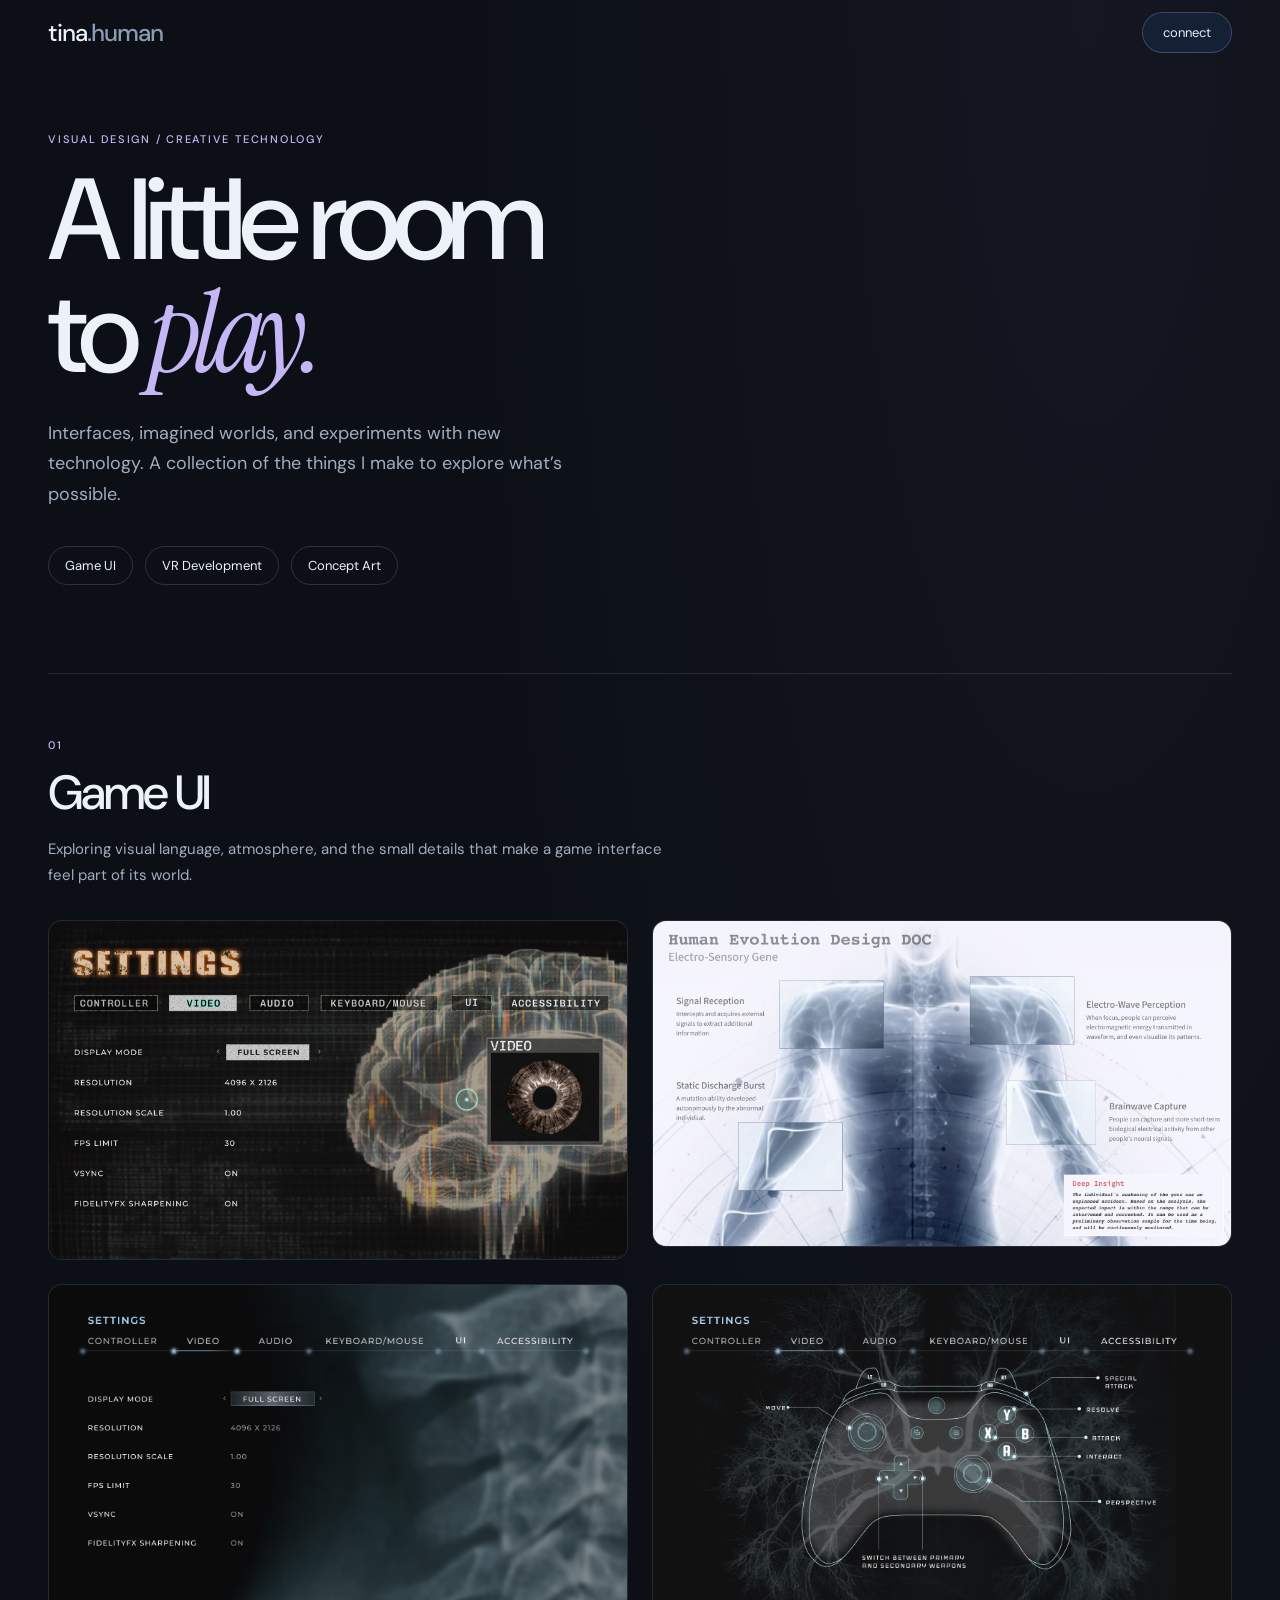
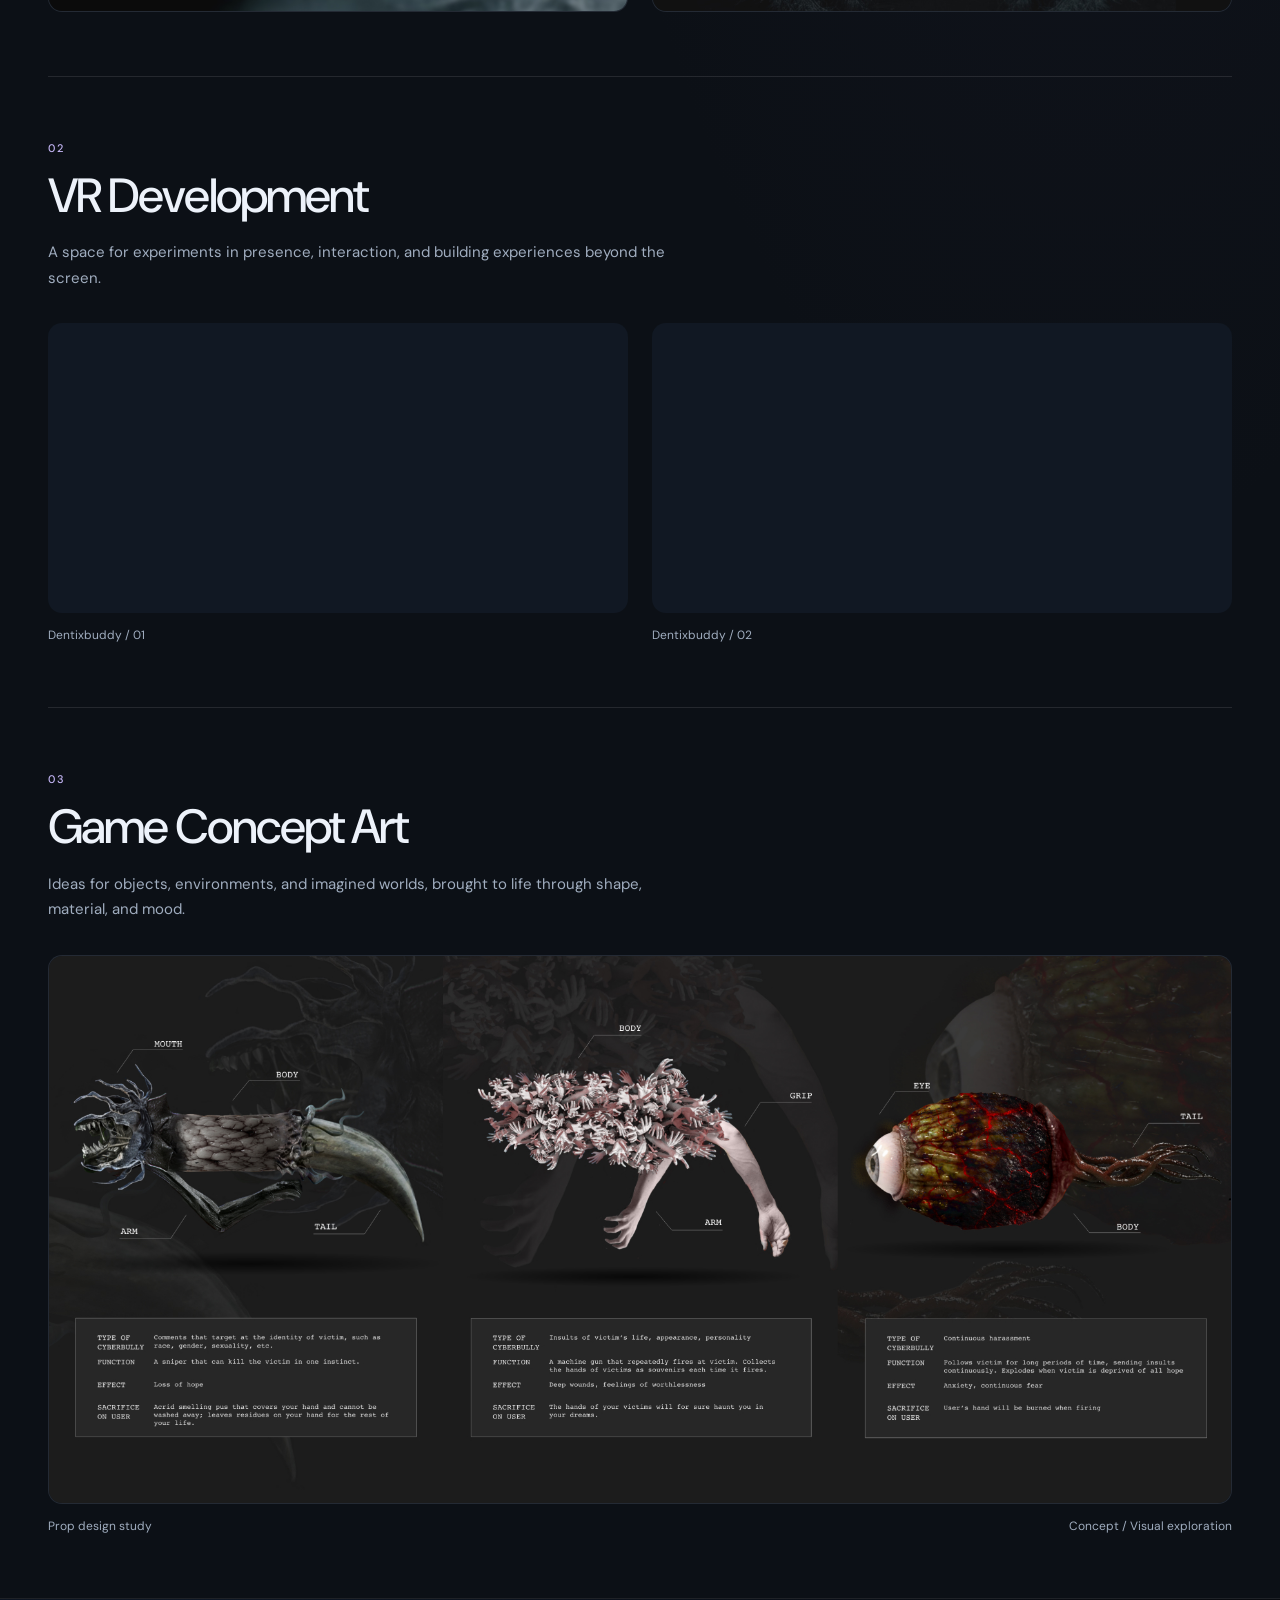
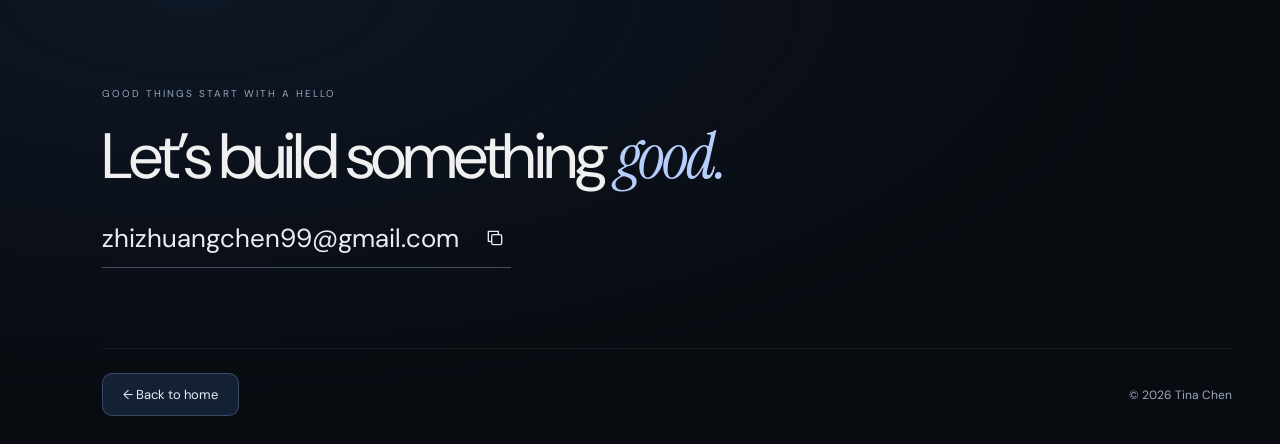
<file: Play/play.html>
<!DOCTYPE html>
<html lang="en">
<head>
  <meta charset="UTF-8">
  <meta name="viewport" content="width=device-width, initial-scale=1">
  <title>Play — Visual Design & Creative Technology</title>
  <meta name="description" content="Tina’s visual playground: game interfaces, VR experiments, and concept art.">
  <link rel="preconnect" href="https://fonts.googleapis.com">
  <link rel="preconnect" href="https://fonts.gstatic.com" crossorigin>
  <link href="https://fonts.googleapis.com/css2?family=DM+Sans:wght@400;500;600;700&family=Instrument+Serif:ital@0;1&display=swap" rel="stylesheet">
  <link rel="stylesheet" href="play.css">
  <link rel="stylesheet" href="../case-study-footer.css">
  <link rel="stylesheet" href="../back-to-top.css">
  <link rel="stylesheet" href="../copy-email.css">
  <link rel="stylesheet" href="../navbar.css">
  <script src="../navbar.js" defer></script>
  <link rel="icon" type="image/svg+xml" href="../favicon.svg">
</head>
<body id="top">
  <a class="skip-link" href="#main">Skip to content</a>
  <nav class="site-nav scroll-navbar" aria-label="Main navigation">
    <a class="nav-logo" href="../index.html#top" aria-label="Tina home">tina<span>.human</span></a>
    <a class="nav-connect" href="https://www.linkedin.com/in/tina-zhizhuang-chen/" target="_blank" rel="noopener noreferrer">connect</a>
  </nav>

  <main id="main" class="wrap">
    <header class="play-hero">
      <p class="eyebrow">Visual design / Creative technology</p>
      <h1>A little room<br>to <em>play.</em></h1>
      <p class="hero-description">Interfaces, imagined worlds, and experiments with new technology. A collection of the things I make to explore what’s possible.</p>
      <div class="section-links" aria-label="Explore the collection">
        <a href="#game-ui">Game UI</a>
        <a href="#vr">VR Development</a>
        <a href="#concept-art">Concept Art</a>
      </div>
    </header>

    <section id="game-ui" class="collection">
      <div class="section-heading"><p class="eyebrow">01</p><h2>Game UI</h2><p>Exploring visual language, atmosphere, and the small details that make a game interface feel part of its world.</p></div>
      <div class="media-grid">
        <figure class="media"><img src="GameUI1.jpg" alt="Game interface visual design study 1" loading="lazy"></figure>
        <figure class="media"><img src="GameUI2.jpg" alt="Game interface visual design study 2" loading="lazy"></figure>
        <figure class="media"><img src="GameUI3.jpg" alt="Game interface visual design study 3" loading="lazy"></figure>
        <figure class="media"><img src="GameUI4.jpg" alt="Game interface visual design study 4" loading="lazy"></figure>
      </div>
    </section>

    <section id="vr" class="collection">
      <div class="section-heading"><p class="eyebrow">02</p><h2>VR Development</h2><p>A space for experiments in presence, interaction, and building experiences beyond the screen.</p></div>
      <div class="media-grid">
        <figure class="media"><video autoplay muted loop playsinline preload="metadata" aria-label="Dentixbuddy video study one"><source src="Dentixbuddy1.mp4" type="video/mp4">Your browser does not support embedded video. <a href="Dentixbuddy1.mp4">Watch the video</a>.</video><figcaption>Dentixbuddy / 01</figcaption></figure>
        <figure class="media"><video autoplay muted loop playsinline preload="metadata" aria-label="Dentixbuddy video study two"><source src="Dentixbuddy2.mp4" type="video/mp4">Your browser does not support embedded video. <a href="Dentixbuddy2.mp4">Watch the video</a>.</video><figcaption>Dentixbuddy / 02</figcaption></figure>
      </div>
    </section>

    <section id="concept-art" class="collection">
      <div class="section-heading"><p class="eyebrow">03</p><h2>Game Concept Art</h2><p>Ideas for objects, environments, and imagined worlds, brought to life through shape, material, and mood.</p></div>
      <figure class="media"><img src="PropDesign1.jpg" alt="Prop design concept artwork" loading="lazy"><figcaption><span>Prop design study</span><span>Concept / Visual exploration</span></figcaption></figure>
    </section>

  </main>

  <footer class="contact-footer" id="contact" aria-labelledby="contact-title">
    <p class="contact-eyebrow">GOOD THINGS START WITH A HELLO</p>
    <h2 id="contact-title">Let’s build something <em>good.</em></h2>
    <div class="contact-email">
      <span>zhizhuangchen99@gmail.com</span>
      <button class="copy-email-button" type="button" aria-label="Copy email address">
        <svg viewBox="0 0 24 24" fill="none" stroke="currentColor" stroke-width="1.6" stroke-linecap="round" stroke-linejoin="round" aria-hidden="true"><rect x="8" y="8" width="12" height="12" rx="2"/><path d="M16 8V4H4v12h4"/></svg>
        <span class="copy-email-label" role="status" aria-live="polite">Copy</span>
      </button>
    </div>
    <div class="contact-bottom">
      <a class="contact-home-button" href="../index.html">← Back to home</a>
      <p>© 2026 Tina Chen</p>
    </div>
  </footer>
  <a class="back-to-top" href="#top" aria-label="Back to top" hidden>
    <svg viewBox="0 0 24 24" fill="none" aria-hidden="true"><path d="M12 19V5M5 12l7-7 7 7"/></svg>
  </a>
  <script src="../back-to-top.js" defer></script>
  <script src="../copy-email.js" defer></script>
</body>
</html>
</file>
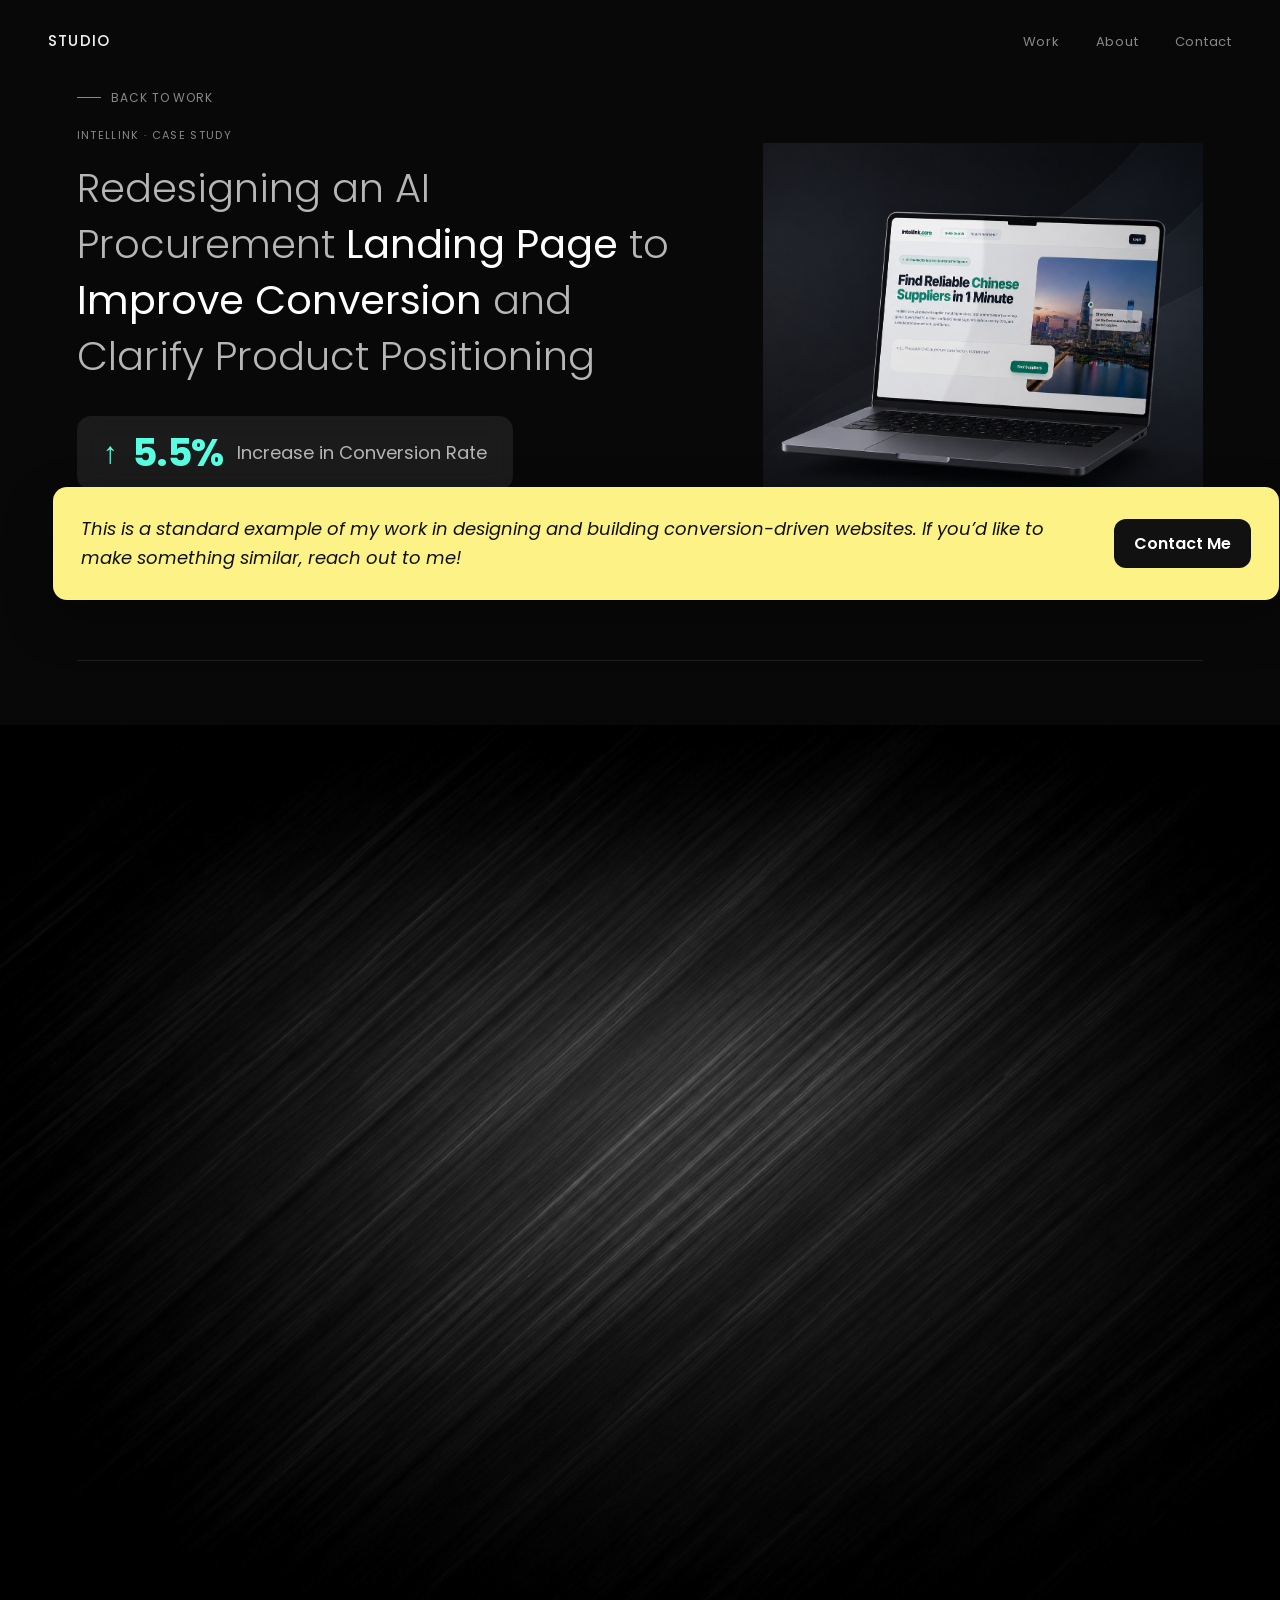
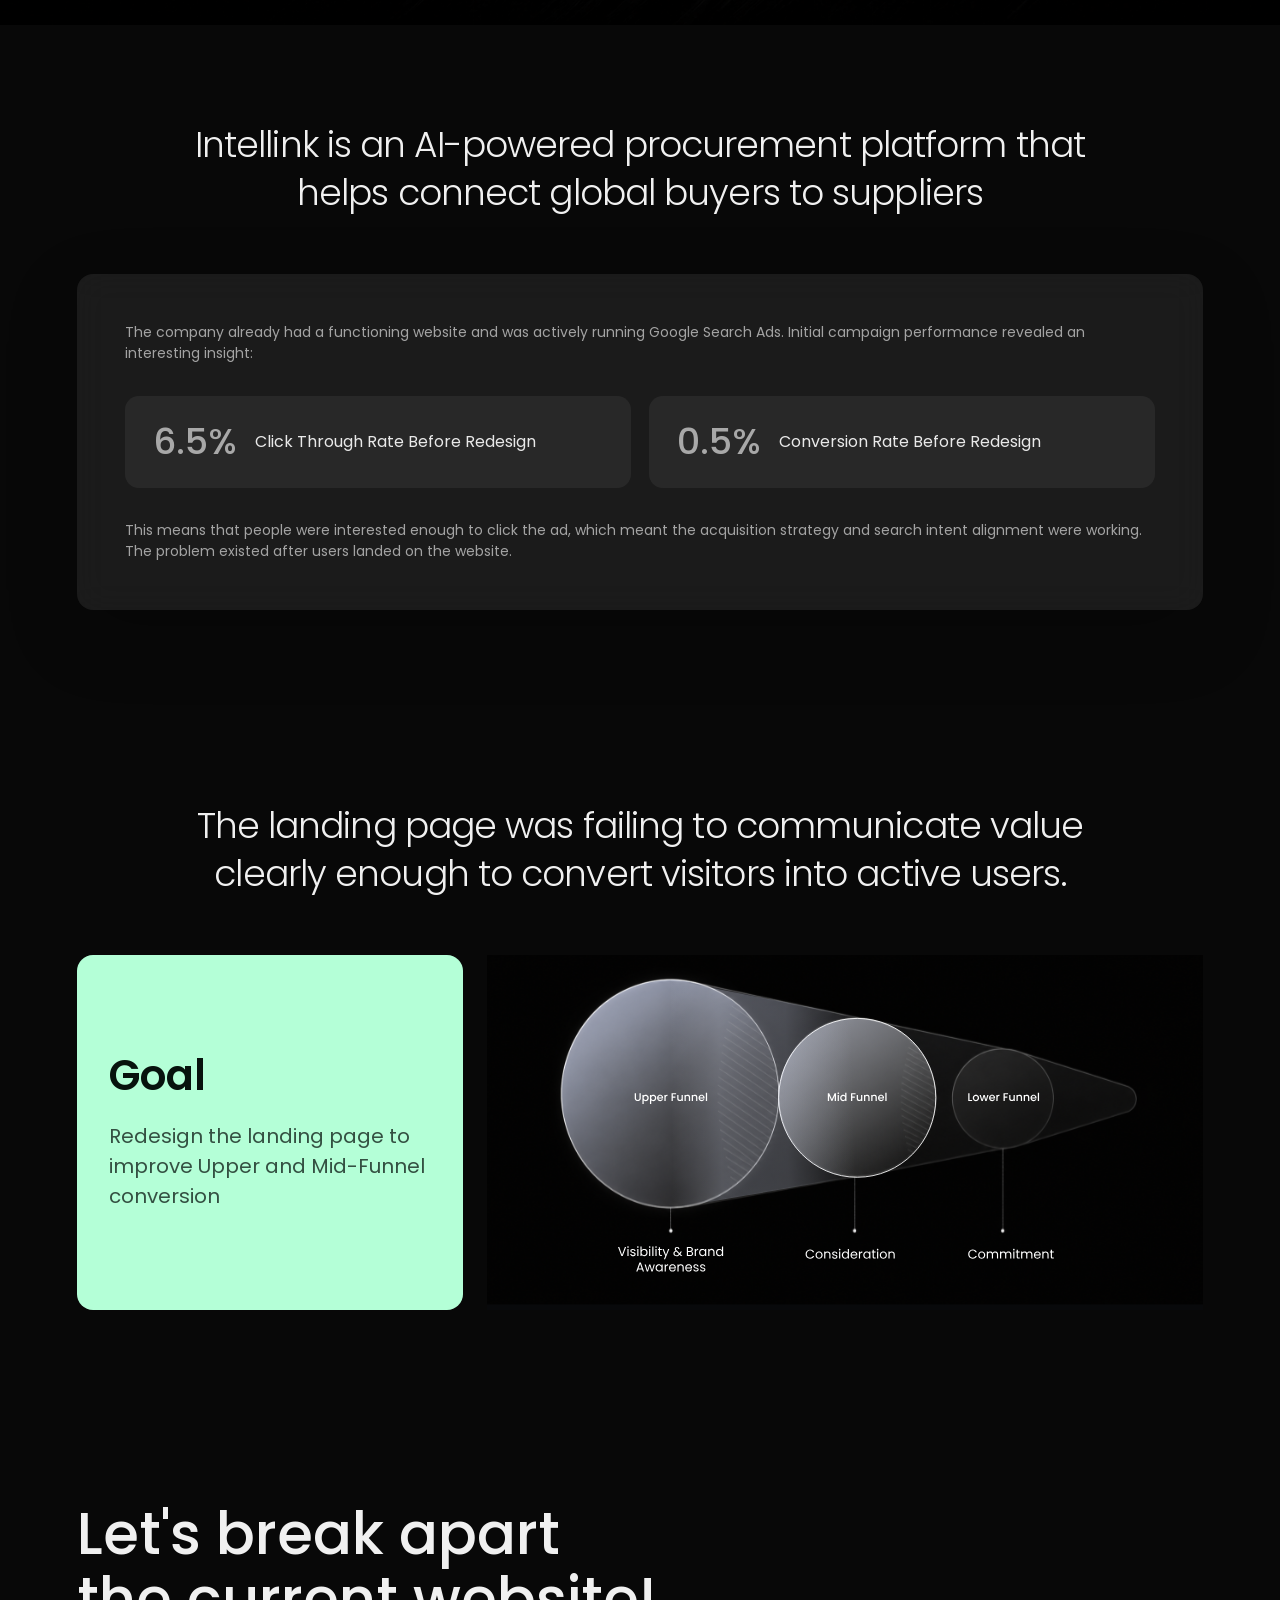
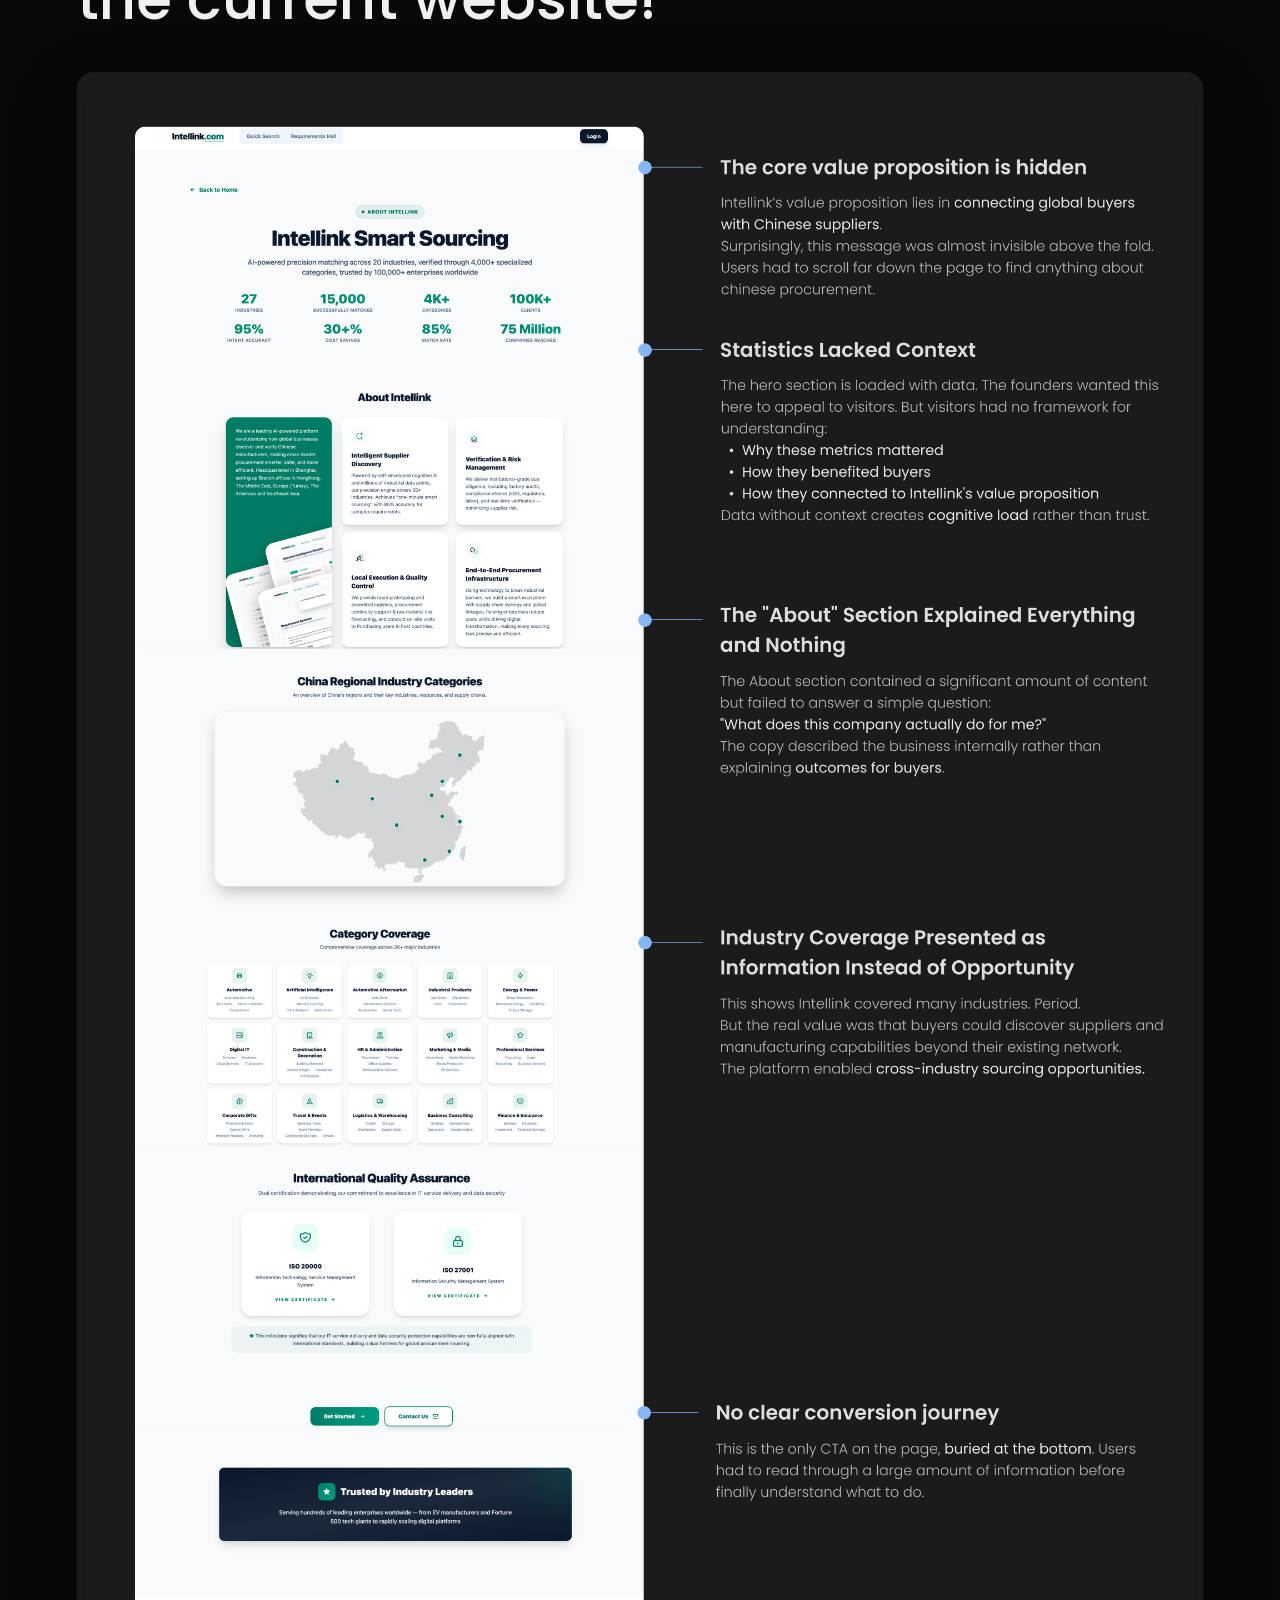
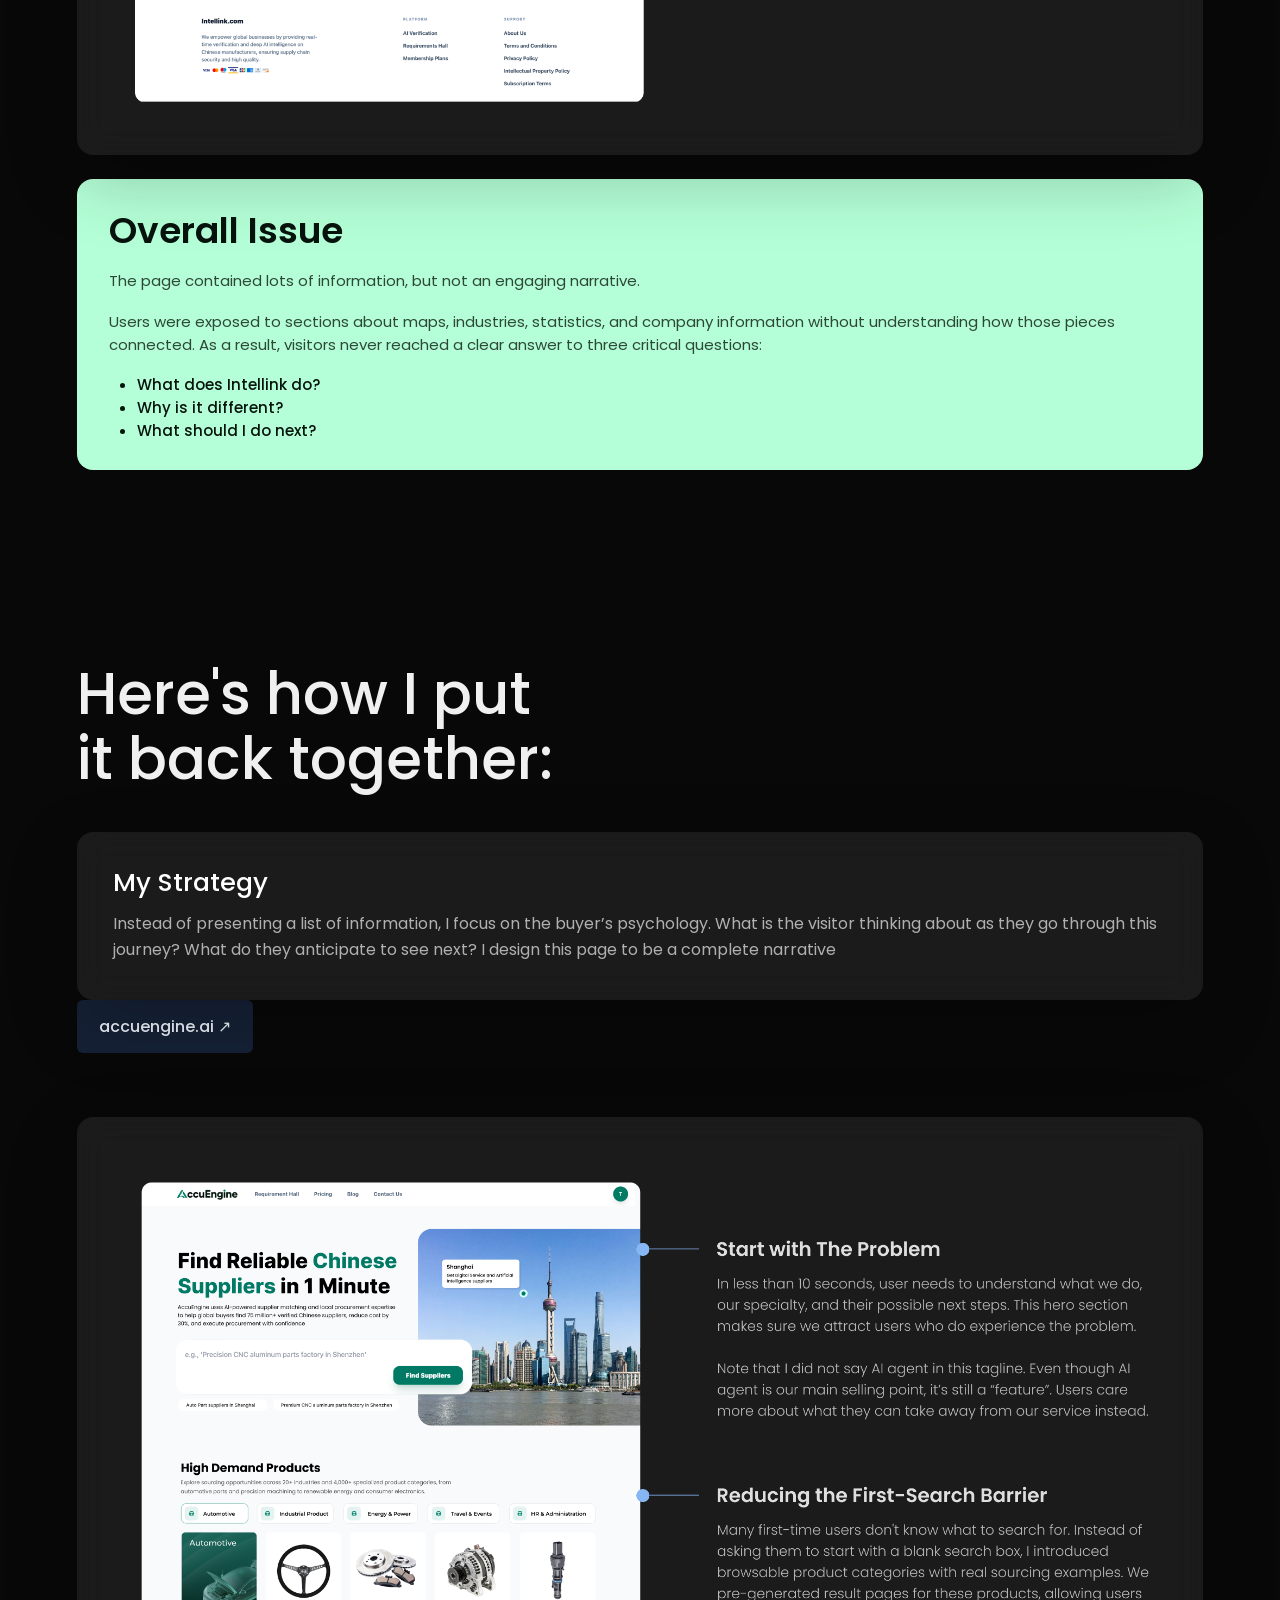
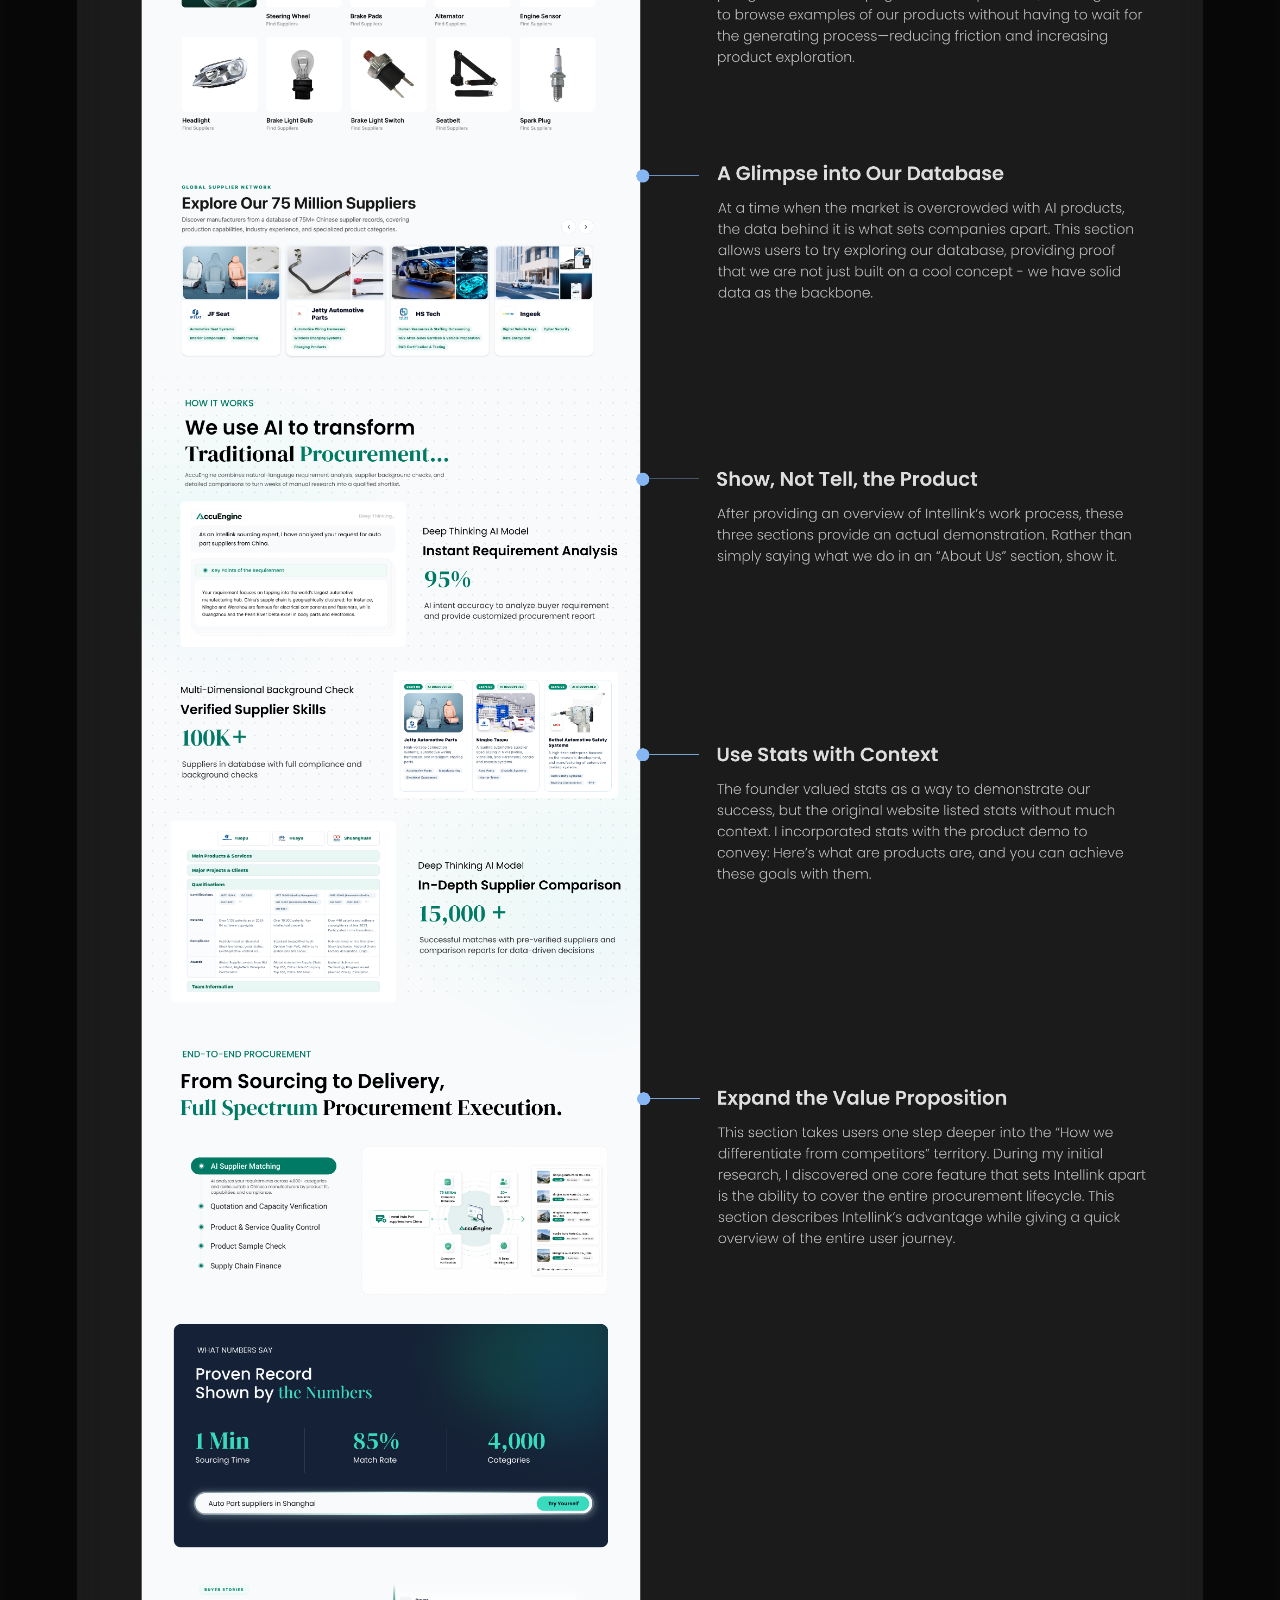
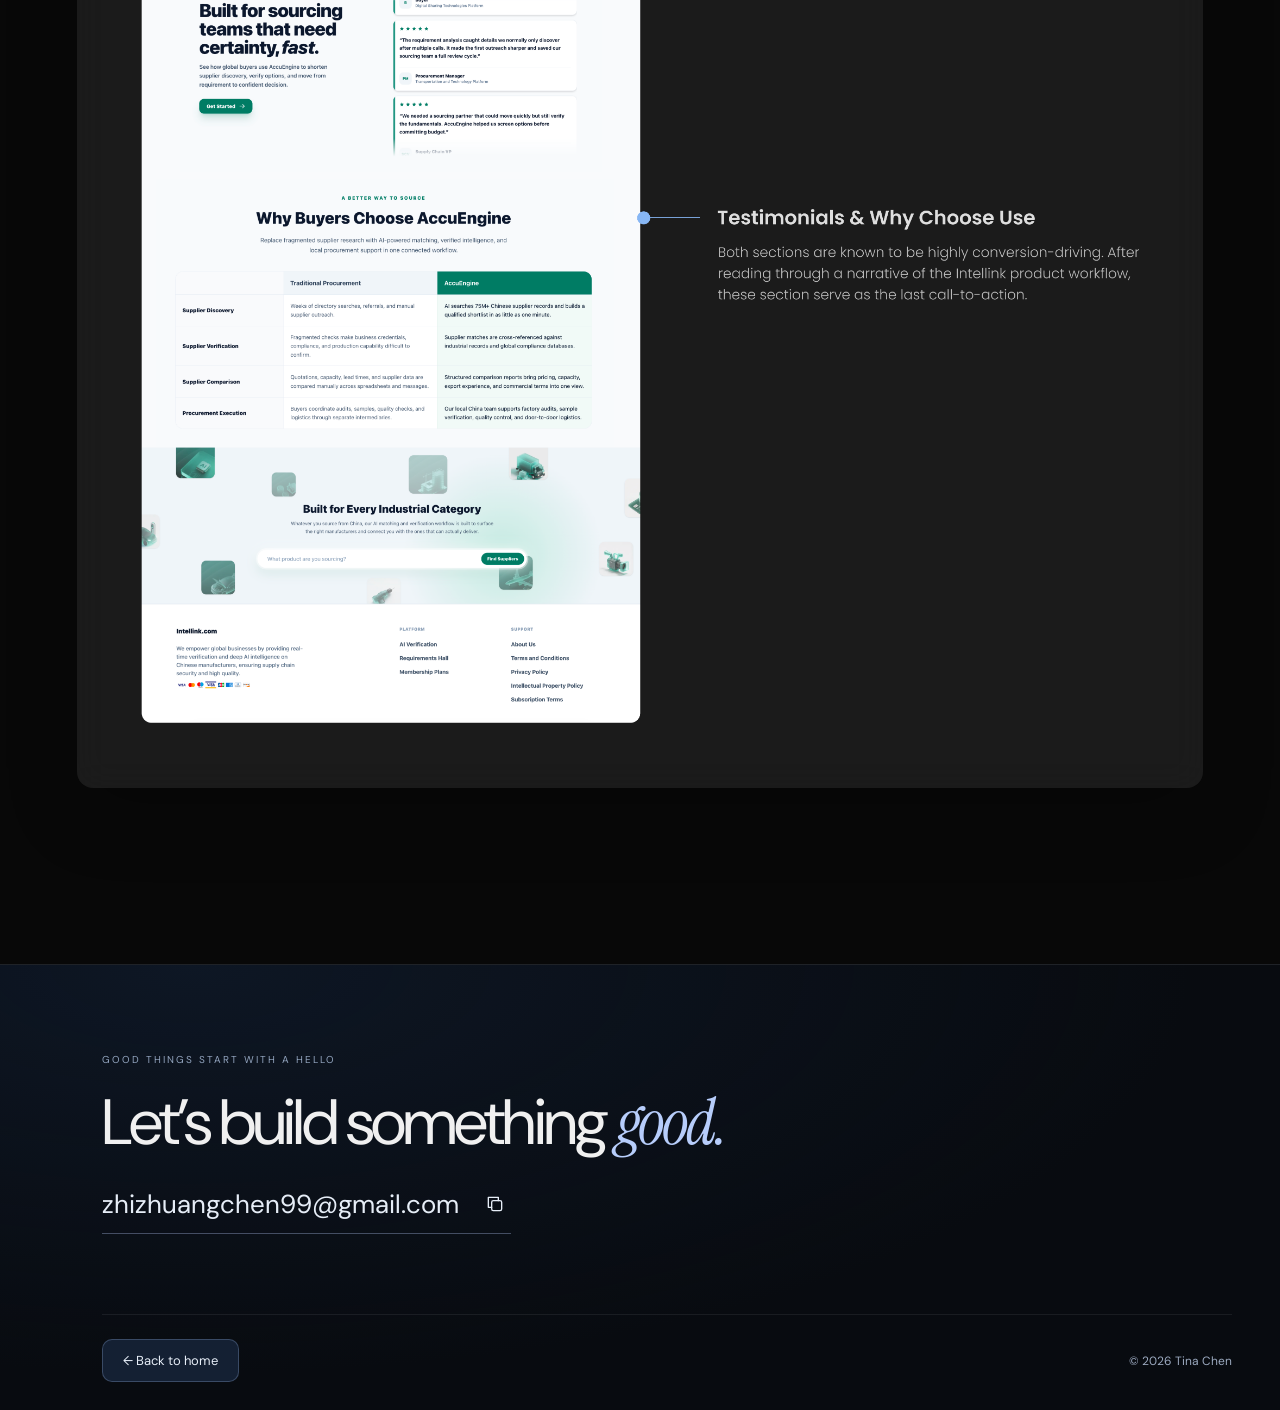
<file: accuengine/archive/intellink.html>
<!DOCTYPE html>
<html lang="en">
<head>
  <base href="../">
  <meta charset="UTF-8" />
  <meta name="viewport" content="width=device-width, initial-scale=1.0" />
  <title>Intellink — Portfolio</title>
  <link rel="preconnect" href="https://fonts.googleapis.com" />
  <link rel="preconnect" href="https://fonts.gstatic.com" crossorigin />
  <link href="https://fonts.googleapis.com/css2?family=Poppins:wght@300;400;500;600;700&display=swap" rel="stylesheet" />
  <link rel="stylesheet" href="style.css" />
  <link href="https://fonts.googleapis.com/css2?family=DM+Sans:wght@400;500&family=Instrument+Serif:ital@0;1&display=swap" rel="stylesheet">
  <link rel="stylesheet" href="../../case-study-footer.css">
  <link rel="stylesheet" href="../back-to-top.css">
  <link rel="stylesheet" href="../copy-email.css">
  <link rel="icon" type="image/svg+xml" href="../../favicon.svg">
</head>
<body id="top">

  <nav>
    <a class="nav-logo" href="../index.html">Studio</a>
    <ul class="nav-links">
      <li><a href="../index.html#work">Work</a></li>
      <li><a href="../index.html#about">About</a></li>
      <li><a href="../index.html#contact">Contact</a></li>
    </ul>
  </nav>

  <main class="project-page">
    <a class="back-link" href="../index.html">Back to work</a>

    <header class="project-header">
      <div class="project-header-content">
        <p class="project-category">Intellink · Case Study</p>
        <h1 class="project-title">
          Redesigning an AI Procurement
          <strong>Landing Page</strong>
          to <strong>Improve Conversion</strong>
          and Clarify Product Positioning
        </h1>
        <div class="conversion-stat">
          <span class="conversion-stat-arrow" aria-hidden="true">↑</span>
          <strong class="conversion-stat-value">5.5%</strong>
          <span class="conversion-stat-label">Increase in Conversion Rate</span>
        </div>

      </div>
      <div class="project-header-image">
        <img src="Intellink.com-mockup.png" alt="Intellink landing page mockup" />
      </div>
      <aside class="contact-banner">
        <p>This is a standard example of my work in designing and building conversion-driven websites. If you’d like to make something similar, reach out to me!</p>
        <a class="contact-banner-button" href="../index.html#contact">Contact Me</a>
      </aside>
    </header>

    <section class="demo">
      <div class="demo-screen">
        <video class="demo-video" autoplay muted loop playsinline preload="metadata" aria-label="AccuEngine website demo video">
          <source src="../Insigmind/AccuEngineDemo.mp4" type="video/mp4">
          Your browser does not support embedded video.
        </video>
      </div>
    </section>

    <section class="project-intro">
      <p>Intellink is an AI-powered procurement platform that helps connect global buyers to suppliers</p>
      <div class="project-intro-box">
        <p class="bg-body">The company already had a functioning website and was actively running Google Search Ads. Initial campaign performance revealed an interesting insight:</p>
        <div class="project-intro-stats" aria-label="Performance before redesign">
          <div class="project-intro-stat">
            <strong>6.5%</strong>
            <span>Click Through Rate Before Redesign</span>
          </div>
          <div class="project-intro-stat">
            <strong>0.5%</strong>
            <span>Conversion Rate Before Redesign</span>
          </div>
        </div>
        <p class="bg-body">This means that people were interested enough to click the ad, which meant the acquisition strategy and search intent alignment were working. The problem existed after users landed on the website.</p>
      </div>
    </section>

    <section class="project-intro">
      <p>The landing page was failing to communicate value clearly enough to convert visitors into active users.</p>
      <div class="goal-columns">
        <div class="goal-column">
          <h2>Goal</h2>
          <p>Redesign the landing page to improve Upper and Mid-Funnel conversion</p>
        </div>
        <div class="goal-column-right">
          <img src="Goal Visual.svg" alt="Goal visual" />
        </div>
      </div>

    </section>

    <section class="current-website">
      <h2 class="callout">
        <span>Let's break apart</span>
        <span>the current website!</span>
      </h2>
      <div class="website-box">
        <div class="current-website-image-wrap">
          <img src="current-website.png" alt="Current Intellink website" />
        </div>
      </div>
      <div class="overall-issue-box">
        <h3>Overall Issue</h3>
        <p>The page contained lots of information, but not an engaging narrative.</p>
        <p>Users were exposed to sections about maps, industries, statistics, and company information without understanding how those pieces connected. As a result, visitors never reached a clear answer to three critical questions:</p>
        <ul>
          <li>What does Intellink do?</li>
          <li>Why is it different?</li>
          <li>What should I do next?</li>
        </ul>
      </div>
    </section>

    <section class="new-website">
      <h2 class="callout">
        <span>Here's how I put</span>
        <span>it back together:</span>
      </h2>
      <div class="strategy-box">
        <h3>My Strategy</h3>
        <p>Instead of presenting a list of information, I focus on the buyer’s psychology. What is the visitor thinking about as they go through this journey? What do they anticipate to see next? I design this page to be a complete narrative</p>
      </div>
      <a class="accuengine-site-button" href="https://accuengine.ai">accuengine.ai ↗</a>
      <div class="website-box">
        <div class="website-image-wrap">
          <img src="new-website.png" alt="Redesigned Intellink website" />
        </div>
      </div>
    </section>
  </main>

  <footer class="contact-footer" id="contact" aria-labelledby="contact-title">
    <p class="contact-eyebrow">GOOD THINGS START WITH A HELLO</p>
    <h2 id="contact-title">Let’s build something <em>good.</em></h2>
    <div class="contact-email">
      <span>zhizhuangchen99@gmail.com</span>
      <button class="copy-email-button" type="button" aria-label="Copy email address">
        <svg viewBox="0 0 24 24" fill="none" stroke="currentColor" stroke-width="1.6" stroke-linecap="round" stroke-linejoin="round" aria-hidden="true"><rect x="8" y="8" width="12" height="12" rx="2"/><path d="M16 8V4H4v12h4"/></svg>
        <span class="copy-email-label" role="status" aria-live="polite">Copy</span>
      </button>
    </div>
    <div class="contact-bottom">
      <a class="contact-home-button" href="../../index.html">← Back to home</a>
      <p>© 2026 Tina Chen</p>

    </div>
  </footer>

  <script>
    const demoSection = document.querySelector('.demo');

    if (demoSection) {
      const updateDemoVideoPosition = () => {
        const rect = demoSection.getBoundingClientRect();
        const viewportHeight = window.innerHeight || document.documentElement.clientHeight;
        const rawProgress = Math.min(Math.max((viewportHeight - rect.top) / viewportHeight, 0), 1);
        const delayedProgress = Math.min(Math.max((rawProgress - 0.28) / 0.72, 0), 1);
        const easedProgress = 1 - Math.pow(1 - delayedProgress, 3);
        const offset = (1 - easedProgress) * viewportHeight * 1.1;
        const scale = 1 + (1 - easedProgress) * 0.45;
        const opacity = Math.min(delayedProgress / 0.18, 1);

        demoSection.style.setProperty('--demo-video-offset', `${offset}px`);
        demoSection.style.setProperty('--demo-video-scale', scale.toFixed(3));
        demoSection.style.setProperty('--demo-video-opacity', opacity.toFixed(3));
      };

      updateDemoVideoPosition();
      window.addEventListener('scroll', updateDemoVideoPosition, { passive: true });
      window.addEventListener('resize', updateDemoVideoPosition);
    }
  </script>

  <a class="back-to-top" href="#top" aria-label="Back to top" hidden>
    <svg viewBox="0 0 24 24" fill="none" aria-hidden="true"><path d="M12 19V5M5 12l7-7 7 7"/></svg>
  </a>
  <script src="../back-to-top.js" defer></script>
  <script src="../copy-email.js" defer></script>
</body>
</html>
</file>
<file: style.css>
*, *::before, *::after {
  margin: 0;
  padding: 0;
  box-sizing: border-box;
}

:root {
  --bg: #080808;
  --text-primary: #f0f0f0;
  --text-muted: #888;
  --accent: #e8e8e8;
  --border: #1e1e1e;
}

html, body {
  height: 100%;
  scroll-behavior: smooth;
}

body {
  background-color: var(--bg);
  color: var(--text-primary);
  font-family: 'Poppins', sans-serif;
  -webkit-font-smoothing: antialiased;
}

/* Nav */
nav {
  position: fixed;
  top: 0;
  left: 0;
  right: 0;
  z-index: 100;
  display: flex;
  justify-content: space-between;
  align-items: center;
  padding: 28px 48px;
}

.nav-logo {
  font-size: 15px;
  font-weight: 500;
  letter-spacing: 0.08em;
  text-transform: uppercase;
  color: var(--text-primary);
  text-decoration: none;
}

.nav-links {
  display: flex;
  gap: 36px;
  list-style: none;
}

.nav-links a {
  font-size: 13px;
  font-weight: 400;
  letter-spacing: 0.06em;
  color: var(--text-muted);
  text-decoration: none;
  transition: color 0.2s ease;
}

.nav-links a:hover {
  color: var(--text-primary);
}

.nav-connect {
  display: inline-flex;
  align-items: center;
  gap: 12px;
  padding: 11px 20px;
  border: 1px solid #a9c6fa40;
  border-radius: 999px;
  background: #142033;
  color: #e6edf7;
  font-size: 13px;
  text-decoration: none;
}

.nav-connect:hover { background: #243553; border-color: #a9c6fa80; }
.nav-connect:focus-visible { outline: 2px solid #b7cdfb; outline-offset: 4px; }

/* Hero intro */
.hero-intro {
  display: flex;
  flex-direction: column;
  align-items: center;
  justify-content: center;
  min-height: 100vh;
  padding: 0 48px;
  background: linear-gradient(170deg, #000000 0%, #2949847a 30%, #000000 100%);
}

.hero-intro-heading {
  width: 100%;
  max-width: 1100px;
  margin: 100px 0 48px;
  text-align: center;
}

.hero-intro-greeting {
  margin-bottom: 24px;
  font-family: 'DM Sans', sans-serif;
  font-size: 16px;
  font-weight: 400;
  letter-spacing: 0.04em;
  color: #b9c9e2;
}

.hero-intro-title {
  font-family: 'DM Sans', sans-serif;
  font-size: clamp(28px, 3.6vw, 50px);
  font-weight: 400;
  letter-spacing: -0.045em;
  line-height: 1.15;
  color: var(--text-primary);
  text-wrap: balance;
}

.hero-intro-title em {
  font-family: 'Instrument Serif', Georgia, serif;
  font-size: 1.22em;
  font-weight: 400;
  letter-spacing: -0.025em;
  color: #a8c9ff;
}

@media (max-width: 600px) {
  .hero-intro-heading { margin-top: 110px; margin-bottom: 36px; }
  .hero-intro-greeting { margin-bottom: 18px; font-size: 14px; }
  .hero-title-break { display: none; }
}

.hero-intro-box {
  max-width: 1100px;
  margin: 0 auto;
  padding: 20px;
  background: rgba(255, 255, 255, 0.05);
  border-radius: 12px;
  display: grid;
  grid-template-columns: repeat(4, 1fr);
  gap: 16px;
}

.hero-intro-box-row1 {
  display: contents;
}

.hero-intro-box-row1 > .hero-intro-col {
  grid-column: span 1;
}

.hero-intro-box-row2 {
  grid-column: 1 / -1;
  padding: 8px 20px 8px 20px;
  background: rgba(255, 255, 255, 0.05);
  border-radius: 24px;
  display: flex;
  align-items: center;
  gap: 16px;
  border: 1px solid transparent;
  border-image: linear-gradient(to right, transparent, rgba(255, 255, 255, 0.2) 15%, rgba(255, 255, 255, 0.4) 20%, transparent) 1;
}

.hero-intro-box-row2 .hero-intro-col:first-child {
  flex: 1;
}

.hero-intro-box-row2 .hero-intro-col:last-child {
  flex-shrink: 0;
}

.hero-intro-col {
  display: flex;
  flex-direction: column;
  gap: 12px;
}

.hero-intro-btn {
  padding: 12px 24px;
  border: 1px solid rgba(255, 255, 255, 0.1);
  border-radius: 8px;
  font-size: 13px;
  font-weight: 500;
  letter-spacing: 0.04em;
  color: var(--text-primary);
  text-align: center;
  cursor: pointer;
  transition: background 0.2s, border-color 0.2s;
  text-decoration: none;
}

.hero-intro-btn:hover {
  background: rgba(255, 255, 255, 0.15);
  border-color: rgba(255, 255, 255, 0.3);
}

.hero-intro-btn--primary {
  height: 36px;
  padding: 0 40px;
  background: linear-gradient(135deg, #4887fc 0%, #6ba3ff 100%);
  border: none;
  border-radius: 18px;
  box-shadow: 0 0 20px rgba(72, 135, 252, 0.4), 0 0 40px rgba(72, 135, 252, 0.2);
  color: #ffffff;
  display: inline-flex;
  align-items: center;
  justify-content: center;
}

.hero-intro-btn--primary:hover {
  background: linear-gradient(135deg, #5a96ff 0%, #7db3ff 100%);
  box-shadow: 0 0 30px rgba(72, 135, 252, 0.6), 0 0 60px rgba(72, 135, 252, 0.3);
}

.hero-intro-text {
  font-size: 16px;
  font-weight: 400;
  line-height: 1.6;
  color: white;
  margin: 0;
}

/* Homepage sections */
.homepage-section {
  width: 100%;
  max-width: 1440px;
  margin: 0 auto;
  min-height: 70vh;
  display: flex;
  flex-direction: column;
  align-items: center;
  justify-content: center;
  padding: 72px clamp(64px, 8vw, 120px);
}

.homepage-section-title {
  display: inline-block;
  width: fit-content;
  align-self: flex-start;
  font-size: clamp(18px, 4vw, 36px);
  font-weight: 600;
  letter-spacing: -0.02em;
  line-height: 1.15;
  background-image: linear-gradient(to right, #5293FD 0%, #8bb7ff 45%, #ffffff 100%);
  background-size: 100% 100%;
  background-repeat: no-repeat;
  -webkit-background-clip: text;
  background-clip: text;
  color: transparent;
  -webkit-text-fill-color: transparent;
}

#help-companies {
  padding-bottom: 36px;
}

.homepage-card-hint {
  width: fit-content;
  margin-top: 28px;
  align-self: flex-start;
  display: inline-flex;
  align-items: center;
  gap: 8px;
  font-size: 15px;
  font-weight: 400;
  color: rgba(255, 255, 255, 0.58);
}

.homepage-card-hint-icon {
  width: 20px;
  height: 20px;
  display: block;
}

#success-cases {
  min-height: auto;
  justify-content: flex-start;
  padding-top: 36px;
}

.success-case-box {
  width: 100%;
  min-height: 320px;
  margin-top: 40px;
  padding: 24px;
  border-radius: 16px;
  background: rgba(255, 255, 255, 0.08);
}

.success-case-banner {
  position: relative;
  overflow: hidden;
  width: 100%;
  height: 64px;
  padding: 6px;
  border: 1px solid rgba(255, 255, 255, 0.1);
  border-radius: 999px;
  background: rgba(255, 255, 255, 0.05);
}

.success-case-banner-text {
  position: relative;
  z-index: 1;
  height: 100%;
  padding: 0 24px;
  display: flex;
  align-items: center;
  font-size: 17px;
  font-weight: 700;
  color: rgba(255, 255, 255);
}

.success-case-gradient {
  position: absolute;
  z-index: 0;
  inset: 10px;
  border-radius: 999px;
  background: linear-gradient(135deg, #285CDE 0%, #32D1E8 100%);
  opacity: 0;
  box-shadow: 0 0 0 rgba(77, 175, 255, 0);
  transition:
    opacity 700ms ease,
    box-shadow 900ms ease;
}

.success-case-box.is-visible .success-case-gradient {
  opacity: 1;
  box-shadow:
    0 0 18px rgba(50, 209, 232, 0.28),
    0 0 38px rgba(151, 202, 255, 0.16);
}

.success-case-columns {
  display: grid;
  grid-template-columns: 33fr 67fr;
  gap: 28px;
  margin-top: 24px;
}

.success-case-column {
  min-width: 0;
  min-height: 480px;
  padding: 36px;
  border: 1px solid rgba(255, 255, 255, 0.12);
  border-radius: 16px;
}

.success-case-preview {
  padding: 0;
  overflow: hidden;
}

.ar-hud-preview-button {
  display: block;
  width: 100%;
  height: 100%;
  padding: 0;
  border: 0;
  background: transparent;
  cursor: pointer;
}

.success-case-preview iframe,
.success-case-preview video,
.success-case-preview img {
  display: block;
  width: 100%;
  height: 100%;
  min-height: 480px;
  border: 0;
}

.success-case-preview video,
.success-case-preview img {
  object-fit: cover;
}

.success-case-column--image {
  display: flex;
  flex-direction: column;
  background-position: center;
  background-size: cover;
  background-repeat: no-repeat;
}

.success-case-column--gradient-1 {
  background-image: url("homepage assets/casegradient1.svg");
}

.success-case-column--gradient-2 {
  background-image: url("homepage assets/casegradient2.svg");
}

.success-case-column--gradient-3 {
  background-image: url("homepage assets/casegradient3.svg");
}

.success-case-column--gradient-4 {
  background-image: url("homepage assets/casegradient4.svg");
}

.success-case-column--gradient-5 {
  background-image: url("homepage assets/casegradient5.svg");
}

.case-tag {
  width: 100%;
  min-height: 38px;
  padding: 0 24px;
  display: inline-flex;
  align-items: center;
  gap: 9px;
  border: 1px solid rgba(255, 255, 255, 0.14);
  border-radius: 999px;
  background: rgba(0, 0, 0, 0.18);
  font-size: 18px;
  font-style:italic;
  color: rgba(255, 255, 255, 0.86);
}

.case-tag-dot {
  --dot-rgb: 86, 229, 140;
  width: 7px;
  height: 7px;
  border-radius: 50%;
  background: rgb(var(--dot-rgb));
  box-shadow: 0 0 0 0 rgba(var(--dot-rgb), 0.5);
  animation: case-tag-pulse 2s ease-out infinite;
}

.success-case-column--gradient-3 .case-tag-dot {
  --dot-rgb: 180, 130, 255;
}

.success-case-column--gradient-4 .case-tag-dot {
  --dot-rgb: 255, 255, 255;
}

.success-case-column--gradient-5 .case-tag-dot {
  --dot-rgb: 100, 170, 255;
}

.case-title {
  margin-top: 64px;
  font-size: clamp(18px, 2.4vw, 24px);
  font-weight: 300;
  letter-spacing: -0.025em;
  line-height: 1.4;
  color: rgba(255, 255, 255, 0.7);
}

.case-title strong {
  font-weight: 400;
  color: #ffffff;
}

.UX-tag-list {
  margin-top: 24px;
  display: flex;
  flex-wrap: wrap;
  gap: 14px;
}

.UX-tag {
  min-height: 36px;
  padding: 0 14px;
  display: inline-flex;
  align-items: center;
  border: 1px solid rgba(255, 255, 255, 0.16);
  border-radius:10px;
  font-size: 14px;
  color: rgba(255, 255, 255, 0.72);
}

.case-button {
  width: fit-content;
  min-height: 40px;
  margin-top: auto;
  padding: 6px 20px 6px 7px;
  display: inline-flex;
  align-items: center;
  gap: 12px;
  border-radius: 999px;
  background: #ffffff;
  color: #080808;
  font-size: 15px;
  font-weight: 400;
  text-decoration: none;
}

.case-button-icon {
  width: 34px;
  height: 34px;
  display: inline-flex;
  align-items: center;
  justify-content: center;
  border-radius: 50%;
  background: #080808;
}

.case-button-icon svg {
  width: 24px;
  height: 24px;
  fill: none;
  stroke: #ffffff;
  stroke-width: 1;
  stroke-linecap: round;
  stroke-linejoin: round;
}

.case-transition-lock {
  overflow: hidden;
}

.case-transition {
  position: fixed;
  inset: 0;
  z-index: 1000;
  display: flex;
  align-items: center;
  justify-content: center;
  padding: 32px;
  background: rgba(0, 0, 0, 0);
  opacity: 0;
  pointer-events: none;
  transition:
    opacity 220ms ease,
    background 600ms ease;
}

.case-transition.is-active {
  background: rgba(0, 0, 0, 0.68);
  opacity: 1;
  pointer-events: auto;
}

.case-transition-preview {
  width: min(78vw, 980px);
  height: min(72vh, 680px);
  overflow: hidden;
  border: 1px solid rgba(255, 255, 255, 0.18);
  border-radius: 18px;
  background: #080808;
  box-shadow: 0 28px 90px rgba(0, 0, 0, 0.58);
  transform: scale(0.94);
  transition:
    width 600ms cubic-bezier(0.76, 0, 0.24, 1),
    height 600ms cubic-bezier(0.76, 0, 0.24, 1),
    border-radius 600ms cubic-bezier(0.76, 0, 0.24, 1),
    transform 600ms cubic-bezier(0.76, 0, 0.24, 1);
}

.case-transition.is-active .case-transition-preview {
  transform: scale(1);
}

.case-transition.is-expanded .case-transition-preview {
  width: 100vw;
  height: 100vh;
  border-radius: 0;
  transform: scale(1);
}

.case-transition-frame {
  display: block;
  width: 100%;
  height: 100%;
  border: 0;
  background: #080808;
}

.ar-hud-modal {
  position: fixed;
  inset: 0;
  z-index: 1100;
  display: flex;
  align-items: center;
  justify-content: center;
  padding: 32px;
  background: rgba(0, 0, 0, 0);
  opacity: 0;
  pointer-events: none;
  transition:
    opacity 220ms ease,
    background 600ms ease;
}

.ar-hud-modal.is-active {
  background: rgba(0, 0, 0, 0.68);
  opacity: 1;
  pointer-events: auto;
}

.ar-hud-modal-viewport {
  position: relative;
  width: min(78vw, 980px);
  height: min(72vh, 680px);
  overflow: hidden;
  border: 1px solid rgba(255, 255, 255, 0.18);
  border-radius: 18px;
  background: #080808;
  box-shadow: 0 28px 90px rgba(0, 0, 0, 0.58);
  transform: scale(0.94);
  transition: transform 600ms cubic-bezier(0.76, 0, 0.24, 1);
}

.ar-hud-modal.is-active .ar-hud-modal-viewport {
  transform: scale(1);
}

.ar-hud-modal-video {
  display: block;
  width: 100%;
  height: 100%;
  object-fit: cover;
  background: #080808;
}

.ar-hud-modal-close {
  position: absolute;
  top: 14px;
  right: 14px;
  z-index: 1;
  padding: 9px 14px;
  border: 1px solid rgba(255, 255, 255, 0.18);
  border-radius: 999px;
  background: rgba(8, 8, 8, 0.72);
  color: var(--text-primary);
  font: inherit;
  font-size: 12px;
  line-height: 1;
  cursor: pointer;
}

@keyframes case-tag-pulse {
  0% {
    box-shadow: 0 0 0 0 rgba(var(--dot-rgb), 0.5);
  }
  70% {
    box-shadow: 0 0 0 7px rgba(var(--dot-rgb), 0);
  }
  100% {
    box-shadow: 0 0 0 0 rgba(var(--dot-rgb), 0);
  }
}

.homepage-card-grid {
  width: 100%;
  margin-top: 16px;
  display: grid;
  grid-template-columns: repeat(4, minmax(0, 1fr));
  gap: 64px;
}

.homepage-card {
  position: relative;
  min-height: 300px;
  border-radius: 16px;
  perspective: 1100px;
  outline: none;
}

.homepage-card-inner {
  position: absolute;
  inset: 0;
  border-radius: inherit;
  transform-style: preserve-3d;
  transition: transform 700ms cubic-bezier(0.2, 0.75, 0.25, 1);
}

.homepage-card:hover .homepage-card-inner,
.homepage-card:focus .homepage-card-inner,
.homepage-card:focus-within .homepage-card-inner {
  transform: rotateY(180deg);
}

.homepage-card:focus-visible {
  outline: 2px solid #8bb7ff;
  outline-offset: 5px;
}

.homepage-card-face {
  position: absolute;
  inset: 0;
  padding: 24px;
  display: flex;
  flex-direction: column;
  overflow: hidden;
  border: 1px solid rgba(255, 255, 255, 0.08);
  border-radius: 16px;
  backface-visibility: hidden;
  -webkit-backface-visibility: hidden;
}

.homepage-card-front {
  background:
    linear-gradient(to bottom, rgba(255, 255, 255, 0.02), transparent 40%),
    linear-gradient(to top, rgba(255, 255, 255, 0.02), transparent 40%),
    linear-gradient(to right, rgba(255, 255, 255, 0.02), transparent 40%),
    linear-gradient(to left, rgba(255, 255, 255, 0.02), transparent 40%);
}

.homepage-card-back {
  justify-content: flex-end;
  padding: 30px;
  color: #ffffff;
  background:
    radial-gradient(circle at 85% 10%, rgba(121, 208, 255, 0.9), transparent 35%),
    linear-gradient(145deg, #174fc7 0%, #2878ef 52%, #38b9ef 100%);
  border-color: rgba(255, 255, 255, 0.25);
  box-shadow: inset 0 1px 0 rgba(255, 255, 255, 0.2);
  transform: rotateY(180deg);
}

.homepage-card-back::before {
  content: "";
  position: absolute;
  width: 150px;
  height: 150px;
  top: -70px;
  right: -55px;
  border: 1px solid rgba(255, 255, 255, 0.28);
  border-radius: 50%;
}

.homepage-card-back-title,
.homepage-card-back-text {
  position: relative;
  z-index: 1;
}

.homepage-card-back-title {
  font-size: 22px;
  line-height: 1.3;
  font-weight: 600;
  color: #ffffff;
}

.homepage-card-back-text {
  margin-top: 16px;
  font-size: 15px;
  line-height: 1.65;
  font-weight: 400;
  color: rgba(255, 255, 255, 0.88);
}

.homepage-card-image {
  width: 100%;
  height: 190px;
  display: block;
  object-fit: contain;
}

.homepage-card-text {
  margin-top: auto;
  padding-top: 8px;
  font-size: 18px;
  line-height: 1.5;
  font-weight: 500;
  color: rgba(255, 255, 255, 0.9);
}

@media (prefers-reduced-motion: reduce) {
  .homepage-card-inner {
    transition-duration: 1ms;
  }
}

/* Awards */
.awards-section {
  min-height: auto;
  flex-direction: row;
  justify-content: flex-start;
  align-items: center;
  gap: 48px;
}

.awards-section .homepage-section-title {
  flex-shrink: 0;
  align-self: center;
}

.awards-row {
  flex: 1;
  min-width: 0;
  display: grid;
  grid-template-columns: repeat(6, minmax(0, 1fr));
  align-items: center;
  gap: 24px;
}

.award-image {
  width: 100%;
  height: 120px;
  display: block;
  object-fit: contain;
}

.about-me-section {
  min-height: auto;
  display: grid;
  grid-template-columns: minmax(0, 0.9fr) minmax(0, 1fr);
  align-items: center;
  gap: clamp(32px, 6vw, 80px);
  padding-top: 48px;
  padding-bottom: 72px;
}

.about-me-image {
  display: block;
  width: 100%;
  max-height: 320px;
  aspect-ratio: 1.5;
  object-fit: cover;
  object-position: 38% 42%;
  border-radius: 8px;
}

.about-me-copy {
  max-width: 480px;
}

.about-me-eyebrow {
  margin: 0 0 14px;
  color: #93a5bf;
  font-size: 10px;
  letter-spacing: 2px;
}

.about-me-copy .homepage-section-title {
  margin: 0 0 18px;
}

.about-me-copy > p:last-child {
  margin: 0;
  color: #a3afc1;
  font-family: 'DM Sans', sans-serif;
  font-size: 16px;
  line-height: 1.75;
}

/* Footer */
.contact-footer {
  padding: 88px 48px 28px;
  padding-left: calc(max(0px, (100% - 1440px) / 2) + clamp(64px, 8vw, 120px));
  border-top: 1px solid #ffffff18;
  background: radial-gradient(ellipse at 15% 0%, #16284366, transparent 65%), #080b10;
  font-family: 'DM Sans', sans-serif;
  scroll-margin-top: 80px;
}

.contact-eyebrow {
  color: #93a5bf;
  font-size: 10px;
  letter-spacing: 2px;
}

.contact-footer h2 {
  margin: 20px 0 28px;
  font-size: clamp(34px, 5vw, 64px);
  font-weight: 400;
  line-height: 1.15;
  letter-spacing: -0.045em;
}

.contact-footer h2 em {
  color: #b7cdfb;
  font-family: 'Instrument Serif', Georgia, serif;
  font-weight: 400;
}

.contact-email {
  display: inline-flex;
  align-items: center;
  gap: 20px;
  max-width: 100%;
  padding-bottom: 12px;
  border-bottom: 1px solid #b7cdfb55;
  color: #e6edf7;
  font-size: clamp(15px, 2.2vw, 26px);
  text-decoration: none;
  transition: color .2s, border-color .2s;
}

.contact-email > span:first-child { overflow-wrap: anywhere; }
.contact-arrow { color: #d7edb6; transition: transform .2s; }
.contact-footer a:focus-visible { outline: 2px solid #b7cdfb; outline-offset: 6px; }

.contact-bottom {
  display: flex;
  justify-content: space-between;
  align-items: center;
  flex-wrap: wrap;
  gap: 20px;
  margin-top: 80px;
  padding-top: 24px;
  border-top: 1px solid #ffffff12;
  color: #9caac0;
  font-size: 12px;
}

.back-to-top {
  position: fixed;
  right: max(24px, env(safe-area-inset-right));
  bottom: max(24px, env(safe-area-inset-bottom));
  z-index: 100;
  display: grid;
  place-items: center;
  width: 48px;
  height: 48px;
  border: 1px solid #a9c6fa55;
  border-radius: 50%;
  background: #142033;
  color: #e6edf7;
  box-shadow: 0 6px 24px #0005;
  transition: background .2s, transform .2s;
}
.back-to-top svg { width: 22px; height: 22px; stroke: currentColor; stroke-width: 1.8; stroke-linecap: round; stroke-linejoin: round; }
.back-to-top:hover { background: #243553; transform: translateY(-3px); }
.back-to-top:focus-visible { outline: 2px solid #b7cdfb; outline-offset: 4px; }

@media (prefers-reduced-motion: reduce) {
  html, body { scroll-behavior: auto; }
  .back-to-top { transition: none; }
}

@media (prefers-reduced-motion: reduce) {
  .contact-email, .contact-arrow { transition: none; }
}

/* Responsive */
@media (max-width: 768px) {
  nav, .homepage-section, .contact-footer {
    padding-left: 24px;
    padding-right: 24px;
  }

  .homepage-section {
    padding-top: 48px;
    padding-bottom: 48px;
  }

  .about-me-section {
    grid-template-columns: 1fr;
    gap: 28px;
  }

  .about-me-image {
    max-height: 360px;
  }

  .homepage-card-grid {
    grid-template-columns: 1fr;
  }

  .success-case-columns {
    grid-template-columns: 1fr;
    gap: 24px;
  }

  .success-case-banner-text {
    padding-left: 16px;
    font-size: 13px;
  }

  .homepage-card {
    min-height: 280px;
  }

  .homepage-card-image {
    height: 180px;
  }

  .awards-row {
    overflow-x: auto;
    min-width: 0;
    grid-template-columns: repeat(6, 180px);
    gap: 16px;
    padding-bottom: 12px;
    scrollbar-width: thin;
    scrollbar-color: rgba(255, 255, 255, 0.25) transparent;
  }

  .award-image {
    height: 110px;
  }

  .case-transition {
    padding: 18px;
  }

  .case-transition-preview {
    width: 88vw;
    height: 68vh;
    border-radius: 14px;
  }

  .ar-hud-modal {
    padding: 18px;
  }

  .ar-hud-modal-viewport {
    width: 88vw;
    height: 68vh;
    border-radius: 14px;
  }

  .awards-section {
    gap: 24px;
  }

  nav {
    padding-top: 20px;
    padding-bottom: 20px;
  }

  .nav-links {
    gap: 20px;
  }

}

@media (prefers-reduced-motion: reduce) {
  .case-transition,
  .case-transition-preview,
  .ar-hud-modal,
  .ar-hud-modal-viewport {
    transition: none;
  }
}

/* Keep desktop cards in two columns while media loads; copy sets a minimum height. */
.success-case-columns:has(.success-case-preview) {
  align-items: stretch;
}
.success-case-columns:has(.success-case-preview) .success-case-column {
  min-height: 0;
}
.success-case-columns:has(.success-case-preview) .success-case-column--image {
  contain: none;
  padding: clamp(18px, 2.2vw, 32px);
  gap: 16px;
}
.success-case-columns:has(.success-case-preview) .success-case-column--image > * {
  flex-shrink: 0;
}
.success-case-columns:has(.success-case-preview) .case-title {
  margin: auto 0 0;
  font-size: clamp(18px, 1.65vw, 24px);
}
.case-logo {
  display: block;
  width: 84px;
  max-width: 100%;
  height: auto;
  margin-top: auto;
}
.case-logo--accuengine {
  width: 120px;
}
.case-logo--insigmind {
  width: 100px;
}
.success-case-columns:has(.success-case-preview) .case-logo + .case-title {
  margin-top: 0;
}
.success-case-columns:has(.success-case-preview) .UX-tag-list {
  margin-top: 0;
  margin-bottom: auto;
  gap: 8px;
}
.success-case-columns:has(.success-case-preview) .case-button {
  margin-top: 0;
}
.success-case-preview {
  align-self: start;
}
.success-case-preview video,
.success-case-preview img {
  width: 100%;
  height: auto;
  min-height: 0;
  object-fit: contain;
}
.success-case-preview .ar-hud-preview-button {
  height: auto;
}
@media (max-width: 768px) {
  .success-case-columns:has(.success-case-preview) .success-case-column--image {
    contain: none;
  }
}

/* Hero V2: a human designer, presented as a playful chat companion. */
.tina-chat-hero { padding:80px 48px 100px; background:radial-gradient(ellipse at 50% 45%,#16284366,transparent 65%),#080b10; border-top:1px solid #ffffff12; font-family:'DM Sans',sans-serif; }
.tina-chat-shell { max-width:1120px; margin:auto; }
.tina-chat-topbar { display:flex; justify-content:space-between; align-items:center; gap:20px; }
.tina-chat-wordmark { font-size:24px; font-weight:500; letter-spacing:-1px; }
.tina-chat-wordmark>span:first-child { color:#8b9cb5; }
.tina-chat-version { display:inline-block; vertical-align:middle; margin-left:10px; padding:4px 7px; border:1px solid #ffffff25; border-radius:6px; font-size:10px; letter-spacing:0; color:#9caac0; }
.tina-chat-status { display:flex; align-items:center; gap:8px; color:#a1adc0; font-size:12px; }
.tina-chat-status i { width:6px; height:6px; border-radius:50%; background:#d5edaa; box-shadow:0 0 12px #d5edaa66; }
.tina-chat-welcome { text-align:center; padding:64px 0 36px; }
.tina-orbit { position:relative; width:108px; height:108px; margin:0 auto 34px; display:grid; place-items:center; border:1px solid #aec9ff35; border-radius:50%; background:radial-gradient(circle at 30% 20%,#344c78,#172237); box-shadow:0 12px 50px #719bf21a,inset 0 1px 0 #ffffff30; transform:rotate(-8deg); }
.tina-spark { color:#d7edb6; font-size:76px; line-height:1; }
.tina-orbit-note { position:absolute; right:-43px; bottom:-12px; padding:6px 11px; border-radius:5px; background:#d7edb6; color:#17211c; font-size:10px; font-weight:600; transform:rotate(15deg); box-shadow:0 4px 14px #0004; white-space:nowrap; }
.tina-chat-kicker { color:#93a5bf; font-size:10px; letter-spacing:2px; margin-bottom:16px; }
.tina-chat-welcome h1 { color:#f3f5fa; font-size:clamp(40px,5.5vw,72px); line-height:1.08; font-weight:400; letter-spacing:-.055em; }
.tina-chat-welcome h1 em { color:#b7cdfb; font-family:'Instrument Serif',Georgia,serif; font-weight:400; font-size:1.12em; }
.tina-chat-intro { margin:24px 0 20px; color:#a3afc1; font-size:17px; line-height:1.7; }
.tina-chat-intro strong { color:#e6edf7; font-weight:400; }
.tina-chat-skills { display:flex; justify-content:center; flex-wrap:wrap; gap:16px; color:#8c9ab0; font-size:11px; }
.tina-chat-skills span+span::before { content:'·'; margin-right:16px; color:#d7edb6; }
.tina-chat-interaction { max-width:820px; margin:auto; }
.tina-chat-prompts { display:grid; grid-template-columns:repeat(4,minmax(0,1fr)); gap:10px; margin-bottom:14px; }
.tina-chat-prompts :is(button, a) { display:flex; align-items:center; justify-content:center; padding:12px 14px; border:1px solid #a9c6fa24; border-radius:12px; background:#14203366; color:#d3ddeb; font:inherit; font-size:12px; text-align:left; cursor:pointer; transition:background .2s,border-color .2s,transform .2s; }
.tina-chat-prompts :is(button, a):hover { background:#243553; border-color:#a9c6fa66; transform:translateY(-3px); }
.tina-chat-composer { display:flex; align-items:center; gap:16px; padding:16px 20px; background:linear-gradient(130deg,#202b3e,#151c28); border:1px solid #a9c6fa40; border-radius:20px; box-shadow:0 16px 60px #0004,inset 0 1px 0 #ffffff0d; }
.tina-chat-placeholder { flex:1; min-width:0; margin:0; padding:2px; color:#9daac0; font-size:16px; line-height:1.6; }
.tina-chat-composer-bottom { display:flex; align-items:center; flex-shrink:0; margin:0; }
.tina-chat-composer-bottom>span { color:#8d9bb1; font-size:11px; }
.tina-chat-composer-bottom i { font-style:normal; color:#d7edb6; margin-right:7px; }
.tina-chat-go { flex-shrink:0; font-family:inherit; }
.tina-chat-hero :is(button,a,textarea):focus-visible { outline:2px solid #c4d8ff; outline-offset:4px; }
.tina-chat-footnote { text-align:center; margin-top:18px; color:#8895aa; font-size:11px; }
.tina-chat-response { margin:20px 0; padding:22px; background:#172336; border-left:2px solid #d7edb6; border-radius:0 12px 12px 0; }
.tina-chat-response[hidden] { display:none; }
.tina-chat-reply-name { font-size:10px; letter-spacing:1.5px; color:#d7edb6; }
.tina-chat-response p { margin:12px 0 16px; color:#c6d1e2; font-size:15px; line-height:1.7; }
.tina-chat-response a { color:#b7cdfb; font-size:13px; text-decoration:none; }
@media(max-width:700px) {
  .tina-chat-hero { padding:48px 24px 64px; }
  .tina-chat-status { font-size:10px; }
  .tina-chat-wordmark { font-size:20px; }
  .tina-chat-welcome { padding-top:48px; }
  .tina-chat-prompts { grid-template-columns:repeat(2,minmax(0,1fr)); }
  .tina-chat-intro { font-size:15px; }
  .tina-chat-composer { padding:16px; }
  .tina-chat-composer-bottom>span { max-width:210px; }
  .tina-chat-desktop-break { display:none; }
}
@media(prefers-reduced-motion:reduce) { .tina-chat-prompts :is(button, a) { transition:none; } }

.tina-chat-prompts a { text-decoration:none; }
#help-companies, #success-cases { scroll-margin-top:96px; }

.tina-chat-composer-bottom .tina-chat-skills { justify-content:flex-start; gap:8px 14px; }
.tina-chat-composer-bottom .tina-chat-skills span+span::before { margin-right:14px; }

/* Chat hero is now the primary homepage introduction. */
.nav-logo.tina-chat-wordmark { font-family:"DM Sans",sans-serif; text-transform:none; letter-spacing:-1px; }
.tina-chat-topbar { justify-content:flex-end; }
.tina-chat-hero { padding-top:120px; min-height:100svh; border-top:0; }

/* Fit the complete introduction within the first screen at typical desktop sizes. */
.tina-chat-hero {
  min-height: 100svh;
  padding-top: 96px;
  padding-bottom: 40px;
  display: flex;
  align-items: center;
}
.tina-chat-shell { width:100%; }
.tina-chat-welcome { padding:12px 0 28px; }
.tina-orbit { width:88px; height:88px; margin-bottom:24px; }
.tina-spark { font-size:62px; }
.tina-chat-welcome h1 { font-size:clamp(40px,5vw,64px); }
.tina-chat-intro { margin:18px 0 0; }
@media (max-height:760px) and (min-width:701px) {
  .tina-chat-hero { padding-top:88px; padding-bottom:32px; }
  .tina-orbit { width:68px; height:68px; margin-bottom:18px; }
  .tina-spark { font-size:48px; }
  .tina-chat-kicker { margin-bottom:12px; }
  .tina-chat-welcome h1 { font-size:48px; }
  .tina-chat-welcome { padding-top:0; padding-bottom:22px; }
}
@media (max-width:700px) {
  .tina-chat-hero { padding-top:96px; padding-bottom:36px; }
  .tina-chat-welcome { padding-top:0; padding-bottom:24px; }
}

.tina-avatar { display:block; width:100%; height:100%; object-fit:cover; border-radius:50%; }

/* A white brush-like career path, with expandable milestone cards. */
.experience-section {
  overflow:hidden;
  background-image:url("homepage assets/grid.png");
  background-position:center;
  background-size:100% 100%;
  background-repeat:no-repeat;
}
.experience-heading { width:100%; margin:auto; }
.experience-eyebrow { color:#999; font-size:10px; letter-spacing:2px; margin-bottom:14px; }
.experience-heading>.homepage-section-title { margin-bottom:16px; }
.experience-heading>p:last-child { color:#aaa; font-size:15px; }
.experience-journey { position:relative; width:100%; max-width:1000px; flex-shrink:0; height:1110px; margin:30px auto 180px; }
.experience-curve { position:absolute; inset:0; display:block; width:100%; height:100%; overflow:visible; pointer-events:none; }
.experience-curve { filter:drop-shadow(0 0 4px #ffffffcc) drop-shadow(0 0 12px #ffffff80); }
.experience-list { list-style:none; }
.experience-stop { position:absolute; left:var(--stop-x); top:var(--stop-y); width:0; }
.experience-dot { position:absolute; left:-6px; top:-6px; width:12px; height:12px; border-radius:50%; background:#fff; box-shadow:0 0 0 6px #ffffff0a,0 0 20px #ffffff60; }
.experience-card { position:absolute; top:-48px; width:310px; border:1px solid #ffffff25; border-radius:14px; background:linear-gradient(130deg,#202020f5,#111111f5); box-shadow:0 12px 36px #0005; transition:border-color .3s ease,box-shadow .3s ease; }
.experience-card::before { content:''; position:absolute; top:47px; width:26px; height:1px; background:#ffffff60; }
.experience-stop--right .experience-card { left:32px; }
.experience-stop--right .experience-card::before { right:100%; }
.experience-stop--left .experience-card { right:32px; }
.experience-stop--left .experience-card::before { left:100%; }
.experience-toggle { display:block; width:100%; padding:22px 42px 22px 22px; text-align:left; font:inherit; color:#f3f3f3; border:0; border-radius:14px; background:transparent; cursor:pointer; }
.experience-date { display:block; color:#aaa; font-size:10px; letter-spacing:.6px; }
.experience-placeholder { display:inline-block; margin-left:6px; font-size:7px; color:#888; }
.experience-role { display:block; margin:12px 0 6px; font-size:19px; line-height:1.3; letter-spacing:-.5px; }
.experience-company { display:block; color:#aaa; font-size:12px; }
.experience-detail { display:grid; grid-template-rows:0fr; opacity:0; visibility:hidden; transition:grid-template-rows .3s ease,opacity .3s ease,visibility .3s; }
.experience-detail>div { min-height:0; overflow:hidden; }
.experience-detail p { margin:0 22px 22px; padding-top:16px; border-top:1px solid #ffffff1a; color:#b7b7b7; font-size:12px; line-height:1.8; }
.experience-card.is-open { border-color:#ffffff65; box-shadow:0 12px 36px #0005,0 0 26px #ffffff08; z-index:2; }
.experience-card.is-open .experience-detail { grid-template-rows:1fr; opacity:1; visibility:visible; }
.experience-toggle:focus-visible { outline:2px solid #fff; outline-offset:5px; }
.experience-section.is-revealed .experience-curve { animation:experience-path-reveal 1.8s ease both; }
.experience-section.is-revealed .experience-stop { animation:experience-arrive .7s ease both; animation-delay:calc(var(--stop-order) * 150ms); }
@keyframes experience-path-reveal { from { clip-path:inset(-10% 100% -10% -5%); opacity:.2; } to { clip-path:inset(-10% -5% -10% -5%); opacity:1; } }
@keyframes experience-arrive { from { opacity:0; transform:translateY(12px); } to { opacity:1; transform:translateY(0); } }
@media(max-width:1000px) and (min-width:601px) {
  .experience-card { width:250px; }
  .experience-toggle { padding:20px 34px 20px 18px; }
  .experience-role { font-size:17px; }
}
@media(max-width:600px) {
  .experience-journey { height:1500px; margin:30px auto 180px; }
  .experience-curve { display:block; }
  .experience-stop { left:0; width:100%; }
  .experience-dot { left:calc(var(--stop-x) - 6px); }
  .experience-stop .experience-card {
    top:24px;
    left:clamp(0px, calc(var(--stop-x) - 130px), calc(100% - 260px));
    right:auto;
    width:min(260px,100%);
  }
  .experience-stop .experience-card::before { display:none; }
  .experience-toggle { padding:18px 36px 18px 18px; }
  .experience-role { font-size:17px; }
}
@media(prefers-reduced-motion:reduce) {
  .experience-section.is-revealed .experience-curve,.experience-section.is-revealed .experience-stop { animation:none; }
  .experience-card,.experience-detail { transition:none; }
}

/* Compact, screen-sized experience composition with a gentle upward return. */
.experience-section { min-height:100svh; padding-top:48px; padding-bottom:40px; justify-content:center; }
.experience-heading { margin:0 auto; }
.experience-journey { height:clamp(440px,65svh,580px); margin:16px auto 0; }
.experience-stop { left:0; width:100%; }
.experience-dot { left:calc(var(--stop-x) - 6px); }
.experience-stop .experience-card {
  width:220px;
  left:clamp(0px,calc(var(--stop-x) - 110px),calc(100% - 220px));
  right:auto;
  top:auto;
}
.experience-stop--above .experience-card { bottom:28px; }
.experience-stop:nth-child(4) .experience-card {
  top:calc(-28px - var(--experience-header-height, 130px));
  bottom:auto;
}
.experience-stop:first-child .experience-card { left:-80px; }
.experience-stop--below .experience-card { top:28px; }
.experience-stop .experience-card::before { display:none; }
.experience-toggle { padding:16px; }
.experience-role { font-size:16px; margin:9px 0 5px; }
.experience-date { font-size:9px; }
.experience-placeholder { display:block; margin:4px 0 0; }
.experience-detail p { margin:0 16px 16px; font-size:11px; line-height:1.6; }
@media(max-width:800px) {
  .experience-section { display:block; overflow-x:auto; min-height:0; }
  .experience-heading { min-width:0; }
  .experience-journey { width:1000px; max-width:none; height:540px; margin:16px 0 0; }
  .experience-curve { display:block; }
}
</file>
<file: copy-email.css>
.contact-email { flex-wrap: wrap; }
.contact-email .copy-email-button {
  display: inline-flex;
  align-items: center;
  justify-content: center;
  width: 32px;
  height: 32px;
  padding: 6px;
  border: 0;
  background: transparent;
  color: #e6edf7;
  font: 500 12px 'DM Sans', sans-serif;
  cursor: pointer;
}
.copy-email-button svg { width: 20px; height: 20px; }
.contact-email .copy-email-button:hover { color: #b7cdfb; }
.copy-email-label {
  position: absolute;
  width: 1px;
  height: 1px;
  padding: 0;
  margin: -1px;
  overflow: hidden;
  clip-path: inset(50%);
  white-space: nowrap;
  border: 0;
}
.copy-email-button:focus-visible { outline: 2px solid #b7cdfb; outline-offset: 4px; }
</file>
<file: navbar.css>
/* Shared compact navigation across the portfolio. */
nav.scroll-navbar {
  position: fixed;
  inset: 0 0 auto;
  z-index: 100;
  display: flex;
  align-items: center;
  justify-content: space-between;
  box-sizing: border-box;
  padding: 12px 48px;
  background: transparent;
  border-bottom: 1px solid transparent;
  -webkit-backdrop-filter: none;
  backdrop-filter: none;
  transition: background-color 220ms ease, border-color 220ms ease;
}

nav.scroll-navbar .nav-logo {
  padding: 0;
  background: transparent;
  -webkit-backdrop-filter: none;
  backdrop-filter: none;
}

nav.scroll-navbar.is-scrolled {
  background: rgba(8, 8, 8, 0.72);
  border-bottom-color: rgba(255, 255, 255, 0.08);
  -webkit-backdrop-filter: blur(6px);
  backdrop-filter: blur(6px);
}

nav.scroll-navbar.is-scrolled .nav-logo { color: #f0f0f0; }
nav.scroll-navbar.is-scrolled .nav-logo span { color: #8b9cb5; }

/* Play's navigation previously occupied space above its hero. */
.scroll-navbar + main#main .play-hero { padding-top: 132px; }

@media (max-width: 768px) {
  nav.scroll-navbar { padding: 10px 24px; }
}

@media (prefers-reduced-motion: reduce) {
  nav.scroll-navbar { transition: none; }
}
</file>
<file: accuengine/accuengine.css>
:root { color-scheme:dark; --paper:#08090b; --ink:#edf2fa; --muted:#a5b4cd; --blue:#91b5ef; --line:#2b3d5c; --band:#152136; }
* { box-sizing:border-box; }
html { scroll-behavior:smooth; scroll-padding-top:90px; }
body { margin:0; background:var(--paper); color:var(--ink); font-family:'DM Sans',Arial,sans-serif; -webkit-font-smoothing:antialiased; }
a { color:inherit; text-decoration:none; }
a:hover { color:var(--blue); }
a:focus-visible,video:focus-visible { outline:2px solid var(--blue); outline-offset:5px; }
img,video { display:block; max-width:100%; }
figure { margin:0; }
.wrap { width:min(1200px,calc(100% - 96px)); margin-inline:auto; }
.section { padding-block:104px; }
.site-nav { position:absolute; inset:0 0 auto; z-index:100; display:flex; justify-content:space-between; align-items:center; padding:28px 48px; background:transparent; }
.site-nav .nav-logo { padding:10px 16px; border-radius:12px; background:rgba(0,0,0,.6); -webkit-backdrop-filter:blur(16px); backdrop-filter:blur(16px); color:var(--ink); font-size:24px; font-weight:500; letter-spacing:-1px; }
.site-nav .nav-logo span { color:#8b9cb5; }
.site-nav .nav-connect { display:inline-flex; align-items:center; padding:11px 20px; border:1px solid #a9c6fa40; border-radius:999px; background:#142033; color:#e6edf7; font-size:13px; }
.site-nav .nav-connect:hover { background:#243553; border-color:#a9c6fa80; }
.eyebrow { margin:0 0 24px; color:var(--blue); font-size:11px; font-weight:600; letter-spacing:1.6px; line-height:1.6; }
h1,h2,h3,p { margin-top:0; }
h1,h2,h3 { font-weight:500; }
h1 { margin:28px 0; font-size:clamp(76px,10.5vw,150px); letter-spacing:-.065em; line-height:.95; }
h1 span { color:var(--blue); }
h2 { max-width:1000px; margin-bottom:24px; font-size:clamp(34px,4.2vw,56px); letter-spacing:-.045em; line-height:1.12; }
h3 { font-size:25px; letter-spacing:-.025em; line-height:1.3; }
.body-copy { max-width:850px; color:var(--muted); font-size:17px; line-height:1.8; margin-bottom:20px; }
.body-copy a { text-decoration:underline; text-underline-offset:4px; }
.hero { padding-top:112px; text-align:center; }
.hero h1 { max-width:1000px; margin:16px auto 28px; font-size:clamp(36px,5vw,64px); line-height:1.18; letter-spacing:-.045em; text-wrap:balance; }
.hero>.eyebrow { margin-bottom:12px; }
.hero>.body-copy { max-width:800px; margin:0 auto 20px; font-size:15px; line-height:1.6; }
.hero-top { display:flex; justify-content:center; flex-wrap:wrap; gap:24px; margin-bottom:28px; font-size:13px; }
.site-link { color:var(--blue); }
.hero-deck { max-width:740px; margin:0 auto 32px; font-size:clamp(18px,2vw,23px); line-height:1.6; letter-spacing:-.025em; text-wrap:balance; }
.hero-pills { display:flex; flex-wrap:wrap; justify-content:center; gap:12px; list-style:none; margin:0 auto; padding:0; }
.hero-pills li { padding:8px 16px; border:1px solid #50545b; border-radius:999px; background:#292c31; color:#e0e2e5; font-size:12px; font-weight:500; line-height:1.5; }
.hero-meta { display:grid; grid-template-columns:repeat(3,minmax(0,1fr)); gap:20px; margin:24px 0; padding-top:18px; border-top:1px solid var(--line); }
.hero-meta .eyebrow { margin-bottom:10px; font-size:10px; }
.hero-meta p { font-size:13px; color:var(--muted); margin:0; }
.hero-visual { width:100%; max-width:1200px; margin:clamp(40px,6vw,72px) auto 0; perspective:1400px; }
.hero-device-frame { transform-origin:center bottom; }
.hero-device-frame { padding:16px; border:1px solid #fff; border-radius:32px; background:#000; box-shadow:0 20px 60px #0006; }
.hero-device-frame video { display:block; width:100%; height:auto; border-radius:17px; background:#000; }
.result-badge { display:flex; justify-content:center; align-items:center; gap:12px; padding-top:12px; color:var(--blue); }
.result-badge>span:first-child { font-size:28px; }
.result-badge strong { font-size:36px; letter-spacing:-2px; font-weight:500; }
.result-badge>span:last-child { max-width:150px; color:var(--ink); font-size:13px; line-height:1.5; }
.chapter-nav { position:sticky; top:0; z-index:10; margin-top:40px; background:#08090bf5; backdrop-filter:blur(16px); border-block:1px solid var(--line); }
.chapter-nav>.wrap { display:flex; gap:36px; padding-block:22px; overflow-x:auto; }
.chapter-nav a { flex-shrink:0; font-size:12px; }
.metrics { display:grid; grid-template-columns:1fr 1fr; margin:40px 0 32px; border-block:1px solid var(--line); }
.metrics>div { padding:32px 0; }
.metrics>div+div { padding-left:40px; border-left:1px solid var(--line); }
.metrics strong { color:var(--blue); font-size:76px; font-weight:500; letter-spacing:-4px; }
.metrics strong span { font-size:40px; }
.metrics p { margin:8px 0 12px; font-size:15px; }
.metrics small { color:var(--muted); font-size:13px; }
.insight { margin-top:40px; border-left:2px solid var(--blue); padding:24px 32px; background:var(--band); }
.insight .eyebrow { margin-bottom:14px; }
.insight>p { max-width:850px; font-size:25px; line-height:1.5; margin:0; }
.goal { margin-top:64px; }
.goal h3 { max-width:760px; font-size:32px; }
.light-visual { padding:0; background:transparent; }
.light-visual img { width:100%; max-height:520px; object-fit:contain; }
.green-band { background:var(--band); }
.strategy-grid,.build-steps { display:grid; grid-template-columns:repeat(3,minmax(0,1fr)); gap:32px; margin-top:48px; }
.strategy-grid article,.build-steps article { padding-top:24px; border-top:1px solid #3a5278; }
.number { font-size:11px; color:var(--blue); letter-spacing:1px; }
.strategy-grid h3,.build-steps h3 { margin:18px 0 14px; }
.strategy-grid p,.build-steps p { color:var(--muted); font-size:15px; line-height:1.8; }
.strategy-statement { margin-top:48px; padding-top:32px; border-top:1px solid #3a5278; }
.strategy-statement>p { max-width:950px; font-size:clamp(22px,2.5vw,30px); line-height:1.55; margin-bottom:0; }
.audit-summary { margin:40px 0; padding:32px 0; border:0; border-radius:10px; }
.audit-summary h3 { max-width:850px; font-size:30px; }
.buyer-questions { border-top:1px solid var(--line); display:grid; grid-template-columns:repeat(3,1fr); gap:24px; counter-reset:question; padding:0; list-style:none; margin:32px 0 0; }
.buyer-questions li { border-top:0; padding-top:20px; font-size:18px; line-height:1.5; }
.buyer-questions li::before { counter-increment:question; content:'0' counter(question); display:block; margin-bottom:12px; color:var(--blue); font-size:12px; }
.artifact { margin-top:40px; }
.artifact-label { display:flex; align-items:center; justify-content:space-between; gap:20px; padding:14px 18px; background:var(--band); border-radius:8px 8px 0 0; font-size:11px; letter-spacing:.7px; }
.artifact-label>span { color:var(--muted); font-weight:500; }
.artifact-image { display:block; padding:0; background:transparent; border:1px solid var(--line); border-top:0; border-radius:0 0 8px 8px; overflow:hidden; }
.artifact img { width:100%; height:auto; }
figcaption { color:var(--muted); font-size:12px; line-height:1.7; padding-top:16px; }
.subsection-heading { margin-top:88px; }
.journey { display:grid; grid-template-columns:repeat(4,minmax(0,1fr)); gap:0; list-style:none; margin:40px 0; padding:0; }
.journey li { border-top:1px solid #3a5278; padding:20px 20px 0 0; }
.journey span { color:var(--blue); font-size:12px; }
.journey h3 { margin:16px 0 8px; font-size:21px; }
.journey p { color:var(--muted); font-size:13px; line-height:1.6; }
.demo-heading { display:flex; align-items:center; justify-content:space-between; gap:20px; margin:64px 0 24px; }
.demo-heading .eyebrow { margin:0; }
.demo-heading a { font-size:13px; color:var(--blue); }
.demo video { width:100%; height:auto; border:1px solid #edf2fa4d; border-radius:12px; background:var(--paper); }
.outcome-stat { display:flex; align-items:center; gap:32px; margin:40px 0; padding-block:28px; border-block:1px solid var(--line); }
.outcome-stat strong { font-size:clamp(56px,8vw,96px); font-weight:500; color:var(--blue); letter-spacing:-.06em; white-space:nowrap; }
.outcome-stat>span { max-width:180px; font-size:19px; line-height:1.5; }
.contact { margin-top:72px; padding:40px; background:var(--band); border-radius:10px; }
.contact h3 { font-size:36px; }
.contact>p:not(.eyebrow) { max-width:750px; color:var(--muted); font-size:16px; line-height:1.8; }
.button { display:inline-block; margin-top:12px; padding:16px 24px; color:var(--paper); background:var(--band); border-radius:6px; font-size:14px; font-weight:600; }
.button:hover { color:var(--paper); background:#152136; }
footer { display:flex; justify-content:space-between; gap:20px; padding-block:32px; border-top:1px solid var(--line); font-size:12px; color:var(--muted); }
.back-to-top { position:fixed; right:24px; bottom:24px; z-index:20; display:grid; place-items:center; width:48px; height:48px; border-radius:50%; background:var(--blue); color:var(--paper); box-shadow:0 6px 24px #0004; font-size:26px; }
.back-to-top:hover { color:var(--paper); background:#b7cdfb; }
.back-to-top[hidden] { display:none; }
.skip-link { position:fixed; top:-100px; left:20px; padding:12px; background:var(--band); color:var(--paper); z-index:30; }
.skip-link:focus { top:12px; }
@media(max-width:800px) {
  .wrap { width:calc(100% - 40px); }
  .site-nav { padding:20px; }
  .section { padding-block:64px; }
  .hero-top { margin-bottom:24px; }
  .hero-meta { grid-template-columns:1fr; gap:14px; }
  .hero-device-frame { padding:12px; border-radius:26px; }
  .hero-device-frame video { border-radius:13px; }
  .strategy-grid,.build-steps { grid-template-columns:1fr; gap:16px; }
  .buyer-questions { grid-template-columns:1fr; gap:16px; }
  .journey { grid-template-columns:1fr 1fr; row-gap:24px; }
  .artifact-image { padding:0; }
  .chapter-nav>.wrap { gap:24px; }
}
@media(max-width:520px) {
  h1 { font-size:76px; }
  .hero-meta { grid-template-columns:1fr; }
  .hero-device-frame { padding:10px; border-radius:22px; }
  .hero-device-frame video { border-radius:11px; }
  .result-badge { gap:10px; }
  .result-badge strong { font-size:30px; }
  .result-badge>span:last-child { font-size:11px; }
  .metrics strong { font-size:60px; }
  .metrics>div+div { padding-left:20px; }
  .metrics p { font-size:12px; }
  .metrics small { font-size:11px; }
  .insight,.contact { padding:24px; }
  .audit-summary { padding:24px 0; }
  .insight>p { font-size:22px; }
  .light-visual { padding:0; }
  .artifact-label { padding:16px 12px; font-size:9px; }
  .outcome-stat { flex-direction:column; align-items:flex-start; gap:8px; }
  .outcome-stat>span { max-width:none; font-size:16px; }
  footer>span { display:none; }
  .demo-heading { align-items:flex-start; flex-direction:column; }
}
@media(prefers-reduced-motion:reduce) { html { scroll-behavior:auto; } }

.project-context { margin:32px 0; }
.project-context>p { font-size:17px; color:var(--muted); line-height:1.8; }
.project-context h3 { margin-bottom:16px; }

/* Original-site evidence: baseline metrics paired with the recording. */
.old-site-baseline { margin:40px 0 32px; padding:32px; border:1px solid var(--line); border-radius:12px; background:#101a2b; }
.old-site-heading .eyebrow { margin-bottom:12px; }
.old-site-heading h3 { margin-bottom:12px; font-size:30px; }
.old-site-heading .body-copy { margin-bottom:28px; font-size:15px; }
.old-site-evidence { display:grid; grid-template-columns:minmax(220px,1fr) minmax(0,2.6fr); align-items:center; gap:36px; }
.old-site-metrics { display:block; margin:0; border:0; }
.old-site-metrics>div { padding:20px 0; }
.old-site-metrics>div+div { padding:20px 0; border-left:0; border-top:1px solid var(--line); }
.old-site-metrics strong { font-size:64px; }
.old-site-metrics small { display:block; line-height:1.6; }
.old-site-recording video { width:100%; height:auto; border:1px solid #edf2fa4d; border-radius:8px; }
.old-site-recording figcaption { font-size:10px; letter-spacing:1px; }
@media(max-width:800px) {
  .old-site-baseline { padding:24px; }
  .old-site-evidence { grid-template-columns:1fr; gap:24px; }
  .old-site-metrics { display:grid; grid-template-columns:1fr 1fr; }
  .old-site-metrics>div+div { padding:20px 0 20px 24px; border-top:0; border-left:1px solid var(--line); }
}
@media(max-width:520px) {
  .old-site-baseline { padding:20px; }
  .old-site-metrics strong { font-size:48px; }
  .old-site-metrics>div+div { padding-left:16px; }
}

/* Keep the original-site context and baseline together beside a smaller demo. */
.old-site-evidence { grid-template-columns:minmax(0,1.4fr) minmax(0,1fr); gap:40px; align-items:center; }
.old-site-context .eyebrow { margin-bottom:12px; }
.old-site-context h3 { margin-bottom:16px; font-size:24px; }
.old-site-context>p { color:var(--muted); font-size:15px; line-height:1.8; margin-bottom:24px; }
.old-site-metrics { display:grid; grid-template-columns:1fr 1fr; border-top:1px solid var(--line); }
.old-site-metrics>div+div { border-top:0; border-left:1px solid var(--line); padding:20px 0 20px 24px; }
.old-site-metrics strong { font-size:54px; }
.old-site-metrics p { font-size:14px; }
@media(max-width:800px) {
  .old-site-evidence { grid-template-columns:1fr; gap:24px; }
  .old-site-recording { width:100%; max-width:560px; margin-inline:auto; }
}
@media(max-width:520px) {
  .old-site-metrics strong { font-size:44px; }
  .old-site-metrics>div+div { padding-left:16px; }
}

.accuengine-site-button { color:var(--ink); }
.accuengine-site-button:hover { color:var(--ink); background:#2b3d5c; }

.artifact-label .accuengine-site-button { margin:0; padding:8px 12px; border:1px solid var(--line); color:var(--blue); font-size:12px; letter-spacing:0; white-space:nowrap; }

/* Compact outcome summary */
#outcome { padding-block:64px; }
#outcome .eyebrow { margin-bottom:16px; }
#outcome h2 { font-size:clamp(30px,3.4vw,44px); }
.outcome-comparison { display:flex; align-items:center; gap:32px; padding:24px; margin-bottom:20px; background:var(--band); border-radius:10px; }
.outcome-comparison>div { display:grid; gap:4px; }
.outcome-comparison>div>span { color:var(--muted); font-size:11px; letter-spacing:1.4px; }
.outcome-comparison strong { color:var(--blue); font-size:clamp(40px,5vw,64px); font-weight:500; line-height:1.1; letter-spacing:-.05em; }
.outcome-arrow { color:var(--muted); font-size:28px; }
.outcome-comparison p { margin:0 0 0 auto; color:var(--muted); font-size:15px; }
.outcome-comparison b { display:block; color:var(--ink); font-size:28px; font-weight:500; }
.outcome-intro { font-size:16px; line-height:1.5; margin-bottom:16px; }
.outcome-highlights { display:grid; gap:14px; margin:0; padding-left:20px; }
.outcome-highlights li { padding-left:4px; color:var(--blue); }
.outcome-highlights strong { display:block; margin-bottom:3px; color:var(--ink); font-size:16px; font-weight:500; }
.outcome-highlights li>span { display:block; color:var(--muted); font-size:15px; line-height:1.5; }
.outcome-links { display:flex; justify-content:space-between; flex-wrap:wrap; gap:16px; margin-top:24px; color:var(--blue); font-size:13px; }
@media (max-width:600px) {
  #outcome { padding-block:48px; }
  .outcome-comparison { gap:16px; flex-wrap:wrap; }
  .outcome-comparison p { margin-left:0; }
  .outcome-comparison b { font-size:22px; }
}

.outcome-details { display:grid; grid-template-columns:1fr 1fr; gap:32px; align-items:center; }
.outcome-sku { min-width:0; }
.outcome-sku img { width:100%; height:auto; border:1px solid var(--line); border-radius:8px; }
.outcome-sku figcaption { margin-top:8px; color:var(--muted); font-size:12px; }
@media (max-width:800px) {
  .outcome-details { grid-template-columns:1fr; gap:24px; }
}
</file>
<file: case-study-footer.css>
/* Footer */
.contact-footer {
  padding: 88px 48px 28px;
  padding-left: calc(max(0px, (100% - 1440px) / 2) + clamp(64px, 8vw, 120px));
  border-top: 1px solid #ffffff18;
  background: radial-gradient(ellipse at 15% 0%, #16284366, transparent 65%), #080b10;
  font-family: 'DM Sans', sans-serif;
  scroll-margin-top: 80px;
}

.contact-eyebrow {
  color: #93a5bf;
  font-size: 10px;
  letter-spacing: 2px;
}

.contact-footer h2 {
  margin: 20px 0 28px;
  font-size: clamp(34px, 5vw, 64px);
  font-weight: 400;
  line-height: 1.15;
  letter-spacing: -0.045em;
}

.contact-footer h2 em {
  color: #b7cdfb;
  font-family: 'Instrument Serif', Georgia, serif;
  font-weight: 400;
}

.contact-email {
  display: inline-flex;
  align-items: center;
  gap: 20px;
  max-width: 100%;
  padding-bottom: 12px;
  border-bottom: 1px solid #b7cdfb55;
  color: #e6edf7;
  font-size: clamp(15px, 2.2vw, 26px);
  text-decoration: none;
  transition: color .2s, border-color .2s;
}

.contact-email > span:first-child { overflow-wrap: anywhere; }
.contact-arrow { color: #d7edb6; transition: transform .2s; }
.contact-footer a:focus-visible { outline: 2px solid #b7cdfb; outline-offset: 6px; }

.contact-bottom {
  display: flex;
  justify-content: space-between;
  align-items: center;
  flex-wrap: wrap;
  gap: 20px;
  margin-top: 80px;
  padding-top: 24px;
  border-top: 1px solid #ffffff12;
  color: #9caac0;
  font-size: 12px;
}

.contact-bottom a { padding: 10px 0; color: #c6d1e2; text-decoration: none; }
.contact-bottom a:hover { text-decoration: underline; text-underline-offset: 4px; }
.contact-bottom a span { margin-left: 8px; }

@media (prefers-reduced-motion: reduce) {
  .contact-email, .contact-arrow { transition: none; }
}


/* Keep the homepage footer independent of each case study's layout. */
footer.contact-footer {
  display: block;
  width: 100%;
  max-width: none;
  margin: 0;
  box-sizing: border-box;
  color: #f0f0f0;
}
.contact-footer h2 { max-width: none; }
.contact-footer .contact-eyebrow { margin: 0; }
.contact-footer .contact-bottom p { margin: 0; }
.contact-bottom .contact-home-button {
  display: inline-flex;
  align-items: center;
  padding: 12px 20px;
  border: 1px solid #a9c6fa40;
  border-radius: 10px;
  background: #142033;
  color: #e6edf7;
  font-size: 13px;
}
.contact-bottom .contact-home-button:hover {
  background: #243553;
  border-color: #a9c6fa80;
  text-decoration: none;
}
@media (max-width: 768px) {
  footer.contact-footer { padding-left: 24px; padding-right: 24px; }
}
</file>
<file: case-study.css>
*, *::before, *::after {
  margin: 0;
  padding: 0;
  box-sizing: border-box;
}

:root {
  --bg: #040612;
  --text-primary: #f0f0f0;
  --text-muted: #888;
  --border: #1e1e1e;
}

html,
body {
  min-height: 100%;
}

html {
  scroll-behavior: smooth;
}

body {
  background-color: var(--bg);
  color: var(--text-primary);
  font-family: 'Poppins', sans-serif;
  -webkit-font-smoothing: antialiased;
}

nav {
  position: fixed;
  top: 0;
  right: 0;
  left: 0;
  z-index: 100;
  display: flex;
  align-items: center;
  justify-content: space-between;
  padding: 28px 48px;
}

.nav-logo {
  color: var(--text-primary);
  font-size: 15px;
  font-weight: 500;
  letter-spacing: 0.08em;
  text-decoration: none;
  text-transform: uppercase;
}

.nav-links {
  display: flex;
  gap: 36px;
  list-style: none;
}

.nav-links a {
  color: var(--text-muted);
  font-size: 13px;
  font-weight: 400;
  letter-spacing: 0.06em;
  text-decoration: none;
  transition: color 200ms ease;
}

.nav-links a:hover,
.nav-links a:focus-visible {
  color: var(--text-primary);
}

.case-study-page {
  width: 100%;
  max-width: 1100px;
  margin: 0 auto;
  padding: 160px 48px 120px;
}

.back-link {
  display: inline-flex;
  align-items: center;
  gap: 10px;
  margin-bottom: 80px;
  color: var(--text-muted);
  font-size: 12px;
  letter-spacing: 0.08em;
  text-decoration: none;
  text-transform: uppercase;
  transition: color 200ms ease;
}

.back-link::before {
  width: 24px;
  height: 1px;
  background: currentColor;
  content: '';
  transition: width 200ms ease;
}

.back-link:hover,
.back-link:focus-visible {
  color: var(--text-primary);
}

.back-link:hover::before,
.back-link:focus-visible::before {
  width: 36px;
}

.case-study-header {
  margin-bottom: 64px;
  padding-bottom: 48px;
  border-bottom: 1px solid var(--border);
}

.case-study-category {
  margin-bottom: 16px;
  color: var(--text-muted);
  font-size: 11px;
  letter-spacing: 0.12em;
  text-transform: uppercase;
}

.case-study-title {
  color: var(--text-primary);
  font-size: clamp(36px, 5vw, 64px);
  font-weight: 300;
  letter-spacing: -0.02em;
  line-height: 1.1;
}

.case-study-row {
  display: grid;
  grid-template-columns: 30% 70%;
  align-items: baseline;
  min-height: 320px;
  scroll-margin-top: 100px;
}

.case-study-row > * {
  min-width: 0;
}

.case-study-lead {
  max-width: 720px;
  color: var(--text-primary);
  font-size: clamp(20px, 3vw, 24px);
  font-weight: 300;
  letter-spacing: -0.02em;
  line-height: 1.5;
}

.case-study-placeholder {
  position: relative;
  display: flex;
  width: 100%;
  align-items: center;
  justify-content: center;
  margin-top: 60px;
  padding: 24px;
  border: 1px dashed rgba(255, 255, 255, 0.2);
  border-radius: 16px;
  background: rgba(255, 255, 255, 0.04);
}

.case-study-placeholder > span {
  color: rgba(240, 240, 240, 0.45);
  font-size: 13px;
  letter-spacing: 0.08em;
  text-transform: uppercase;
}

@media (max-width: 768px) {
  nav {
    padding: 20px 24px;
  }

  .nav-links {
    gap: 20px;
  }

  .case-study-page {
    padding: 120px 24px 80px;
  }

  .case-study-row {
    grid-template-columns: 1fr;
    align-items: start;
    gap: 32px;
  }

}
</file>
<file: Epic/style.css>
body {
  background-color: #01010D;
}

.epic-nav {
  background: transparent;
  backdrop-filter: none;
  -webkit-backdrop-filter: none;
}

.epic-nav .nav-logo {
  color: #fff;
  font-family: 'DM Sans', sans-serif;
  font-size: 24px;
  font-weight: 500;
  letter-spacing: -1px;
  text-transform: none;
}

.epic-nav .nav-logo span {
  color: #8b9cb5;
}

.epic-nav .nav-connect {
  display: inline-flex;
  align-items: center;
  padding: 11px 20px;
  border: 1px solid #a9c6fa40;
  border-radius: 999px;
  background: #142033;
  color: #e6edf7;
  font-size: 13px;
  text-decoration: none;
}

.epic-nav .nav-connect:hover {
  border-color: #a9c6fa80;
  background: #243553;
}

.case-study-page {
  padding-top: 108px;
}

.epic-hero {
  position: relative;
  width: 100%;
  margin: 0 auto 112px;
  isolation: isolate;
  text-align: center;
}

.epic-hero::before,
.epic-hero::after {
  position: absolute;
  top: 310px;
  z-index: -1;
  width: 56vw;
  height: 620px;
  border-radius: 999px;
  content: '';
  filter: blur(68px);
  opacity: 0.42;
  pointer-events: none;
}

.epic-hero::before {
  left: calc(50% - 50vw);
  background: radial-gradient(ellipse at left center, rgba(120, 172, 255, 0.72), rgba(54, 105, 255, 0.3) 48%, rgba(92, 74, 255, 0.08) 78%, transparent 100%);
}

.epic-hero::after {
  right: calc(50% - 50vw);
  background: radial-gradient(ellipse at right center, rgba(194, 142, 255, 0.74), rgba(139, 65, 255, 0.32) 48%, rgba(103, 57, 255, 0.08) 78%, transparent 100%);
}

.epic-hero__title {
  position: relative;
  color: #f7f5ff;
  font-weight: 100;
  isolation: isolate;
  line-height: 0.98;
}

.epic-hero__title::before {
  position: absolute;
  top: 50%;
  left: 50%;
  z-index: -1;
  width: min(76vw, 720px);
  height: 190px;
  background: radial-gradient(ellipse, rgba(130, 84, 255, 0.28) 0%, rgba(71, 111, 255, 0.13) 48%, transparent 74%);
  content: '';
  filter: blur(34px);
  pointer-events: none;
  transform: translate(-50%, -50%);
}

.epic-hero__title-primary,
.epic-hero__title-accent {
  display: block;
}

.epic-hero__title-primary {
  font-family: 'DM Serif Display', serif;
  font-size: clamp(44px, 6.7vw, 78px);
  letter-spacing: -0.035em;
}

.epic-hero__title-accent {
  margin-top: 12px;
  font-family: 'Lato', sans-serif;
  font-size: clamp(48px, 7.2vw, 86px);
  font-style: italic;
  font-weight: 200;
  letter-spacing: -0.045em;
}

.epic-hero__subtitle {
  margin-top: 34px;
  color: rgba(255, 255, 255, 0.82);
  font-size: clamp(15px, 2vw, 20px);
  font-weight: 300;
  letter-spacing: 0.01em;
  line-height: 1.5;
}

.epic-hero__visual {
  position: relative;
  left: 50%;
  z-index: 0;
  width: min(calc(100% + 72px), 1020px);
  margin: 86px auto 0;
  isolation: isolate;
  transform: translateX(-50%);
}

.epic-hero__visual::before {
  position: absolute;
  top: 7%;
  right: 5%;
  bottom: 1%;
  left: 5%;
  z-index: -1;
  border-radius: 30%;
  background: rgba(170, 127, 250, 0.8);
  content: '';
  filter: blur(54px);
  opacity: 0.9;
}

.epic-hero__visual img {
  display: block;
  width: 100%;
  height: auto;
  border: 20px solid rgba(255, 255, 255, 0.16);
  border-radius: 20px;
  box-shadow: 0 28px 80px rgba(0, 0, 0, 0.56), 0 0 30px rgba(225, 209, 255, 0.38);
}

.epic-hero__details {
  display: flex;
  flex-wrap: wrap;
  justify-content: center;
  gap: 24px 48px;
  margin-top: 32px;
  font-size: 14px;
  line-height: 1.7;
}
.epic-hero__details dt {
  margin-bottom: 4px;
  color: var(--text-primary);
  font-weight: 600;
}
.epic-hero__details dd {
  margin: 0;
  color: rgba(255, 255, 255, 0.62);
}

.epic-background {
  margin: 0 auto 90px;
}

.epic-background__grid {
  display: grid;
  grid-template-columns: repeat(4, minmax(0, 1fr));
  gap: 16px;
  margin-top: 28px;
}

.epic-background__card {
  padding: 24px;
  border: 1px solid rgba(255, 255, 255, 0.12);
  border-radius: 18px;
  background: linear-gradient(135deg, rgba(255, 255, 255, 0.065), rgba(255, 255, 255, 0.02));
}

.epic-background__card svg {
  display: block;
  width: 32px;
  height: 32px;
  margin-bottom: 24px;
  fill: none;
  stroke: #c4b5fd;
  stroke-width: 1.6;
  stroke-linecap: round;
  stroke-linejoin: round;
}

.epic-background__card h3 {
  font-size: 14px;
  font-weight: 400;
  line-height: 1.7;
}

@media (max-width: 1000px) {
  .epic-background__grid {
    grid-template-columns: repeat(2, minmax(0, 1fr));
  }
}

@media (max-width: 560px) {
  .epic-background__grid {
    grid-template-columns: 1fr;
  }
}

.epic-intro {
  width: 100%;
  margin: 0 auto 72px;
  text-align: center;
}

.epic-collaboration-grid {
  display: grid;
  grid-template-columns: repeat(2, minmax(0, 1fr));
  gap: 32px;
  margin-top: 40px;
}

.epic-collaboration-card img {
  display: block;
  width: 100%;
  height: auto;
  border-radius: 18px;
}

.epic-collaboration-card figcaption {
  margin-top: 24px;
  text-align: center;
}

.epic-collaboration-card .epic-h3 {
  font-size: 16px;
}

.epic-collaboration-card .epic-body {
  margin: 12px auto 0;
  font-size: 13px;
}

@media (max-width: 640px) {
  .epic-collaboration-grid {
    grid-template-columns: 1fr;
  }
}

.epic-project-banner {
  display: flex;
  align-items: center;
  justify-content: center;
  gap: 20px;
  margin: 0 auto 72px;
  padding: 32px 28px;
  border: 1px solid rgba(203, 165, 224, 0.3);
  border-radius: 18px;
  background: linear-gradient(120deg, rgba(113, 76, 186, 0.22), rgba(71, 111, 255, 0.12));
  color: var(--text-primary);
  font-size: clamp(18px, 2.5vw, 24px);
  font-weight: 400;
  line-height: 1.5;
  text-align: center;
}

.epic-project-banner__avatar {
  flex-shrink: 0;
  width: 64px;
  height: 64px;
  border-radius: 50%;
  object-fit: cover;
}

@media (max-width: 560px) {
  .epic-project-banner {
    flex-direction: column;
  }
}

.epic-project-note {
  margin-top: 12px;
  color: rgba(255, 255, 255, 0.45);
  font-size: 11px;
  font-style: italic;
  line-height: 1.7;
}

.epic-project-timeline {
  display: grid;
  grid-template-columns: repeat(5, minmax(0, 1fr));
  gap: 28px;
  margin-top: 40px;
  list-style: none;
}

.epic-project-timeline li {
  position: relative;
}

.epic-project-timeline li:not(:last-child)::after {
  content: "→";
  position: absolute;
  top: 24px;
  right: -25px;
  color: rgba(255, 255, 255, 0.45);
  font-size: 24px;
  line-height: 1;
}

.epic-project-timeline h3 {
  display: flex;
  min-height: 72px;
  align-items: center;
  justify-content: center;
  padding: 12px;
  border: 1px solid #cba5e0;
  border-radius: 18px;
  color: #d5a5ef;
  font-size: 14px;
  font-weight: 600;
  line-height: 1.5;
  text-align: center;
}

.epic-project-timeline p {
  margin-top: 24px;
  color: rgba(255, 255, 255, 0.62);
  font-size: 11px;
  line-height: 1.7;
}

@media (max-width: 900px) {
  .epic-project-timeline {
    grid-template-columns: 1fr;
    gap: 40px;
  }

  .epic-project-timeline h3 {
    min-height: 60px;
  }

  .epic-project-timeline p {
    margin-top: 16px;
  }

  .epic-project-timeline li:not(:last-child)::after {
    content: "↓";
    top: auto;
    right: 50%;
    bottom: -32px;
    transform: translateX(50%);
  }
}

.intro-h2 {
  color: var(--text-primary);
  font-size: clamp(18px, 3vw, 24px);
  font-weight: 300;
  line-height: 1.35;
}

.intro-body {
  max-width: 100%;
  margin: 24px auto 0;
  color: rgba(255, 255, 255, 0.62);
  font-size: 14px;
  font-weight: 400;
  line-height: 1.7;
}

.epic-layer-stack {
  position: relative;
  height: 116vh;
  margin: -48px auto 96px;
}

.epic-layer-stack__sticky {
  position: sticky;
  top: 50px;
  display: flex;
  min-height: calc(100vh - 160px);
  align-items: center;
}

.epic-layer-stack__stage {
  position: relative;
  display: grid;
  width: 100%;
  grid-template-columns: minmax(0, 1.25fr) minmax(0, 0.75fr);
  gap: clamp(28px, 6vw, 84px);
  align-items: center;
  overflow: visible;
  isolation: isolate;
}

.epic-layer-stack__group {
  position: relative;
  min-width: 0;
  aspect-ratio: 1 / 0.82;
}

.epic-layer-stack__group--right {
  aspect-ratio: 1 / 1.25;
}

.epic-layer-stack__image {
  position: absolute;
  display: block;
  height: auto;
  user-select: none;
  pointer-events: none;
  filter: drop-shadow(0 20px 36px rgba(0, 0, 0, 0.34));
  will-change: transform;
}

.epic-layer-stack__image--left-one {
  top: 1%;
  left: 0;
  z-index: 1;
  width: 102%;
}

.epic-layer-stack__image--left-two {
  top: 7%;
  left: 5%;
  z-index: 2;
  width: 107%;
}

.epic-layer-stack__image--left-three {
  top: 13%;
  left: 10%;
  z-index: 3;
  width: 105%;
}

.epic-layer-stack__image--right-one {
  top: -1%;
  left: 15%;
  z-index: 1;
  width: 94%;
}

.epic-layer-stack__image--right-two {
  top: 6%;
  left: 22%;
  z-index: 2;
  width: 94%;
}

.epic-component-assembly {
  position: relative;
  height: auto;
  margin-top: 56px;
}

.epic-component-assembly__sticky {
  position: relative;
  display: flex;
  min-height: 0;
  align-items: center;
}

.epic-component-assembly__stage {
  position: relative;
  width: 92%;
  max-width: 940px;
  margin: 0 auto;
  aspect-ratio: 1834 / 990;
  overflow: visible;
  isolation: isolate;
}

.epic-component-assembly__base,
.epic-component-assembly__layer,
.epic-component-assembly__layer img {
  display: block;
  user-select: none;
  pointer-events: none;
}

.epic-component-assembly__base {
  position: relative;
  z-index: 1;
  width: 100%;
  height: auto;
  border-radius: 12px;
  opacity: 0;
  will-change: opacity;
}

.epic-component-assembly__layer {
  position: absolute;
  z-index: 2;
  transform-origin: center;
  will-change: transform;
}

.epic-component-assembly__layer img {
  width: 100%;
  height: auto;
  filter: drop-shadow(0 18px 34px rgba(0, 0, 0, 0.32));
}

.epic-component-assembly__label {
  position: absolute;
  top: 50%;
  left: calc(100% + 14px);
  z-index: 20;
  min-width: 132px;
  padding: 8px 10px;
  border: 1px solid rgba(255, 255, 255, 0.18);
  border-radius: 8px;
  background: rgba(255, 255, 255, 0.9);
  color: rgba(11, 11, 11, 0.9);
  font-size: 11px;
  font-weight: 500;
  line-height: 1.35;
  text-align: left;
  transform: translateY(-50%);
  white-space: nowrap;
  will-change: opacity;
}

.epic-component-assembly__label::before {
  position: absolute;
  top: 50%;
  right: 100%;
  width: 14px;
  height: 1px;
  background: rgba(255, 255, 255, 0.28);
  content: "";
}

.epic-component-assembly__layer--two .epic-component-assembly__label,
.epic-component-assembly__layer--four .epic-component-assembly__label {
  right: calc(100% + 14px);
  left: auto;
}

.epic-component-assembly__layer--two .epic-component-assembly__label::before,
.epic-component-assembly__layer--four .epic-component-assembly__label::before {
  right: auto;
  left: 100%;
}

.epic-component-assembly__layer--one {
  top: 10.4%;
  left: 1.8%;
  width: 18%;
}

.epic-component-assembly__layer--two {
  top: 9.8%;
  left: 20.8%;
  width: 51.2%;
}

.epic-component-assembly__layer--three {
  top: 54.6%;
  left: 20.8%;
  z-index: 30;
  width: 51.15%;
}

.epic-component-assembly__layer--four {
  top: 10%;
  left: 73%;
  width: 25%;
}

.epic-labeled-visual {
  position: relative;
  display: block;
  padding: 0;
  overflow: hidden;
}

.epic-labeled-visual img {
  display: block;
  width: 90%;
  margin-right: auto;
  margin-left: auto;
  height: auto;
}

.epic-video-visual {
  display: flex;
  flex-direction: column;
  margin-top: 56px;
  padding: 0;
  overflow: hidden;
}

.epic-video-visual video {
  display: block;
  width: 100%;
  height: auto;
}

.epic-figure-caption {
  padding: 24px 32px 32px;
  text-align: left;
}

.epic-figure-caption .epic-body {
  max-width: 100%;
  font-size:14px;
  margin-top: 10px;
}

.epic-section {
  width: 100%;
  margin: 90px auto 96px;
}

.epic-information-surfacing {
  margin-top: 300px;
}

.epic-label {
  margin-bottom: 18px;
  color: rgb(255,255,255,0.80);
  font-size: 11px;
  font-weight: 500;
  letter-spacing: 0.12em;
  line-height: 1.3;
  text-align: left;
  text-transform: uppercase;
}

.epic-title {
  color: var(--text-primary);
  font-size: clamp(22px, 4vw, 36px);
  font-weight: 500;
  line-height: 1.16;
}

.epic-title span {
  display: block;
}

.epic-header {
  color: var(--text-primary);
  font-size: clamp(22px, 4vw, 36px);
  font-weight: 500;
  line-height: 1.16;
}

.epic-header span {
  display: block;
}

.epic-test-plans {
  margin-top: 40px;
  padding: 36px;
  border: 1px solid rgba(173, 202, 197, 0.12);
  border-radius: 22px;
  background: rgba(173, 202, 197, 0.07);
}

.epic-outcomes__dimensions {
  display: grid;
  grid-template-columns: repeat(3, minmax(0, 1fr));
  gap: 20px;
  margin-top: 28px;
}

.epic-outcome-card {
  display: flex;
  flex-direction: column;
  padding: 24px;
  border: 1px solid rgba(255, 255, 255, 0.12);
  border-radius: 18px;
  background: linear-gradient(135deg, rgba(255, 255, 255, 0.065), rgba(255, 255, 255, 0.02));
}

.epic-outcome-card__top {
  display: flex;
  align-items: center;
  gap: 16px;
  margin-bottom: 30px;
}

.epic-outcome-card__number {
  color: #adcac5;
  font-size: 32px;
  font-weight: 400;
  line-height: 1;
}

.epic-outcome-card__method {
  color: rgba(255, 255, 255, 0.5);
  font-size: 10px;
  letter-spacing: 0.1em;
  text-transform: uppercase;
}

.epic-outcome-card__measure {
  margin-top: auto;
  padding-top: 24px;
  color: #adcac5;
  font-size: 12px;
  line-height: 1.6;
}

.epic-outcome-card .epic-body {
  margin-bottom: 24px;
}

@media (max-width: 768px) {
  .epic-test-plans {
    padding: 24px;
  }

  .epic-outcomes__dimensions {
    grid-template-columns: 1fr;
  }

  .epic-outcome-card {
    padding: 24px;
  }

}

.epic-body {
  max-width: 680px;
  margin-top: 24px;
  color: rgba(255, 255, 255, 0.62);
  font-size: 15px;
  font-weight: 400;
  line-height: 1.7;
}

.epic-two-column {
  display: grid;
  grid-template-columns: minmax(0, 1.1fr) minmax(0, 0.9fr);
  gap: 48px;
  align-items: center;
  margin-top: 56px;
}

.epic-two-column__visual {
  display: flex;
  flex-direction: column;
  margin-top: 0;
  overflow: hidden;
}

.epic-two-column__visual img {
  display: block;
  width: 100%;
  height: auto;
}

.epic-image-label {
  margin-top: 14px;
  color: rgba(255, 255, 255, 0.52);
  font-size: 15px;
  font-weight: 600;
  line-height: 1.4;
  text-align: left;
}

.epic-two-column__copy {
  min-width: 0;
}

.epic-h3 {
  color: var(--text-primary);
  font-size: clamp(14px, 2.2vw, 20px);
  font-weight: 500;
  line-height: 1.25;
}

.epic-h3 + .epic-body {
  margin-top: 18px;
}

.epic-sample-citation {
  display: block;
  width: 100%;
  height: auto;
  margin-top: 48px;
}

@media (max-width: 768px) {
  .case-study-page {
    padding-top: 88px;
  }

  .epic-hero {
    margin-bottom: 80px;
  }

  .epic-hero::before,
  .epic-hero::after {
    top: 270px;
    width: 58vw;
    height: 420px;
    filter: blur(46px);
    opacity: 0.34;
  }

  .epic-hero__title {
    line-height: 1.03;
  }

  .epic-hero__title-accent {
    margin-top: 8px;
  }

  .epic-hero__subtitle {
    max-width: 430px;
    margin: 26px auto 0;
  }

  .epic-hero__visual {
    left: auto;
    width: 100%;
    margin-top: 58px;
    transform: none;
  }

  .epic-hero__visual::before {
    filter: blur(34px);
  }

  .epic-hero__visual img {
    border-radius: 12px;
  }

  .epic-layer-stack {
    height: 108vh;
    margin: -32px auto 72px;
  }

  .epic-layer-stack__sticky {
    top: 56px;
    min-height: calc(100vh - 136px);
  }

  .epic-layer-stack__stage {
    grid-template-columns: 1fr;
    gap: 22px;
  }

  .epic-layer-stack__group {
    width: 92%;
    margin: 0 auto;
  }

  .epic-layer-stack__group--right {
    width: 54%;
  }

  .epic-layer-stack__image {
    filter: drop-shadow(0 12px 22px rgba(0, 0, 0, 0.3));
  }

  .epic-component-assembly {
    height: auto;
    margin-top: 48px;
  }

  .epic-component-assembly__sticky {
    min-height: 0;
  }

  .epic-component-assembly__stage {
    width: 98%;
    max-width: none;
  }

  .epic-component-assembly__layer {
    position: absolute;
  }

  .epic-component-assembly__layer img {
    filter: drop-shadow(0 10px 20px rgba(0, 0, 0, 0.28));
  }

  .epic-component-assembly__label {
    min-width: 96px;
    padding: 6px 8px;
    font-size: 9px;
  }

  .epic-two-column {
    grid-template-columns: 1fr;
    gap: 28px;
    margin-top: 40px;
  }
}

@media (prefers-reduced-motion: reduce) {
  .epic-layer-stack {
    height: auto;
  }

  .epic-layer-stack__sticky {
    position: relative;
    top: auto;
    min-height: 0;
  }

  .epic-component-assembly {
    height: auto;
  }

  .epic-component-assembly__sticky {
    position: relative;
    top: auto;
    min-height: 0;
  }
}
</file>
<file: back-to-top.css>
.back-to-top {
  position: fixed;
  right: max(24px, env(safe-area-inset-right));
  bottom: max(24px, env(safe-area-inset-bottom));
  z-index: 100;
  display: grid;
  place-items: center;
  width: 48px;
  height: 48px;
  border: 1px solid #a9c6fa55;
  border-radius: 50%;
  background: #142033;
  color: #e6edf7;
  box-shadow: 0 6px 24px #0005;
  text-decoration: none;
  transition: background .2s, transform .2s;
}
.back-to-top[hidden] { display: none; }
.back-to-top svg { width: 22px; height: 22px; stroke: currentColor; stroke-width: 1.8; stroke-linecap: round; stroke-linejoin: round; }
.back-to-top:hover { background: #243553; transform: translateY(-3px); }
.back-to-top:focus-visible { outline: 2px solid #b7cdfb; outline-offset: 4px; }
@media (prefers-reduced-motion: reduce) {
  html { scroll-behavior: auto; }
  .back-to-top { transition: none; }
}
</file>
<file: insigmind/insigmind.css>
/* Insigmind case study: layout, responsive styles, and interactive states. */

@import url('https://fonts.googleapis.com/css2?family=Poppins:wght@600&family=DM+Sans:wght@400;450;500;550;600;650;700&display=swap');

:root {
  color-scheme:dark;
  --paper:#0b1412;
  --ink:#edf5f0;
  --muted:#a6bcb2;
  --brand:#007a65;
  --green:#63d6b5;
  --line:#293e35;
  --lime:#b7efcf;
}

* {
  box-sizing:border-box;
}

html {
  scroll-behavior:smooth;
  scroll-padding-top:80px;
}

body {
  margin:0;
  background:var(--paper);
  color:var(--ink);
  font-family:'DM Sans',Arial,sans-serif;
  -webkit-font-smoothing:antialiased;
}

a {
  color:inherit;
  text-decoration:none;
}

a:focus-visible {
  outline:2px solid var(--green);
  outline-offset:6px;
}

a:hover {
  color:var(--green);
}

.wrap {
  width:min(1200px,calc(100% - 96px));
  margin-inline:auto;
}

.site-header {
  height:104px;
  display:flex;
  align-items:center;
  justify-content:space-between;
  border-bottom:1px solid var(--line);
}

.wordmark {
  font-size:32px;
  letter-spacing:-2px;
  font-weight:700;
}

.wordmark span {
  font-size:13px;
  vertical-align:top;
  letter-spacing:0;
  margin-left:4px;
}

.site-header nav {
  display:flex;
  gap:38px;
  font-size:13px;
}

.status-dot {
  display:inline-block;
  width:7px;
  height:7px;
  border-radius:50%;
  background:var(--green);
  box-shadow:0 0 0 4px #007a6526;
}

.site-header .status-dot {
  margin-left:8px;
}

.eyebrow {
  font-size:11px;
  font-weight:600;
  letter-spacing:1.7px;
  display:flex;
  gap:10px;
  align-items:center;
}

h1 {
  font-size:clamp(58px,7.4vw,104px);
  letter-spacing:-6px;
  line-height:1.04;
  font-weight:500;
  margin:35px 0 27px;
}

h1>span {
  color:var(--green);
}

.section {
  padding-block:100px;
}

.split {
  display:grid;
  grid-template-columns:1fr 2fr;
  gap:50px;
}

.split>.eyebrow {
  align-self:start;
  padding-top:10px;
}

h2 {
  font-size:clamp(34px,4vw,51px);
  font-weight:500;
  line-height:1.12;
  letter-spacing:-2px;
  margin:0 0 25px;
}

.body-copy {
  font-size:16px;
  line-height:1.8;
  color:var(--muted);
  max-width:630px;
}

.approach {
  background:#111f1a;
}

.section-heading {
  display:grid;
  grid-template-columns:repeat(2,minmax(0,1fr));
  align-items:start;
  column-gap:60px;
  row-gap:0;
  margin-bottom:44px;
}

.section-heading>div {
  display:contents;
}

.section-heading .eyebrow {
  grid-column:1;
  grid-row:1;
  margin-bottom:26px;
}

.section-heading h2 {
  grid-column:1;
  grid-row:2;
  min-width:0;
  margin:0;
}

.section-heading>.body-copy {
  grid-column:2;
  grid-row:2;
  align-self:start;
  max-width:none;
  font-size:18px;
  margin:0;
}

.number {
  font-size:12px;
  color:var(--green);
}

h3 {
  font-size:23px;
  font-weight:500;
  letter-spacing:-.6px;
}

figure {
  margin:0;
  min-width:0;
}

.screen-heading {
  border:1px solid var(--line);
  border-radius:8px 8px 0 0;
  background:#1a2c24;
  display:flex;
  align-items:center;
  gap:20px;
  padding:16px;
  font-size:9px;
  letter-spacing:1px;
}

.screen-heading>span {
  display:flex;
  gap:4px;
}

.screen-heading i {
  width:5px;
  height:5px;
  border-radius:50%;
  background:#6d9482;
}

figcaption {
  font-size:12px;
  color:var(--muted);
  line-height:1.6;
  padding-top:16px;
}

figcaption span {
  display:block;
  font-size:9px;
  letter-spacing:1px;
  color:var(--ink);
  margin-bottom:6px;
}

.asterisk {
  color:var(--green);
  font-size:45px;
}

.results {
  background:#0c332a;
  color:#eff9f2;
}

.results .eyebrow {
  color:#b6e6ca;
  margin-bottom:35px;
}

.results .body-copy {
  color:#b9d0c5;
  font-size:14px;
}

.results a:hover {
  color:var(--lime);
}

footer {
  border-top:1px solid var(--line);
  padding-top:54px;
}

.footer-cta {
  display:block;
  font-size:clamp(30px,4.5vw,58px);
  letter-spacing:-2px;
  margin-top:20px;
}

.footer-bottom {
  display:flex;
  justify-content:space-between;
  gap:20px;
  font-size:10px;
  color:var(--muted);
  padding:65px 0 28px;
}

.skip-link {
  position:fixed;
  top:-60px;
  left:20px;
  background:var(--green);
  color:var(--paper);
  padding:12px;
  z-index:10;
}

.skip-link:focus {
  top:10px;
}

@media(max-width:800px) {
  .wrap {
    width:calc(100% - 40px);
  }

  .site-header {
    height:80px;
  }

  h1 {
    font-size:clamp(45px,9vw,70px);
    letter-spacing:-3px;
  }

  .section {
    padding-block:65px;
  }

  .split {
    grid-template-columns:1fr;
    gap:25px;
  }

  .section-heading {
    display:block;
  }

  .section-heading>div {
    display:block;
  }

  .section-heading>.body-copy {
    margin-top:25px;
    max-width:100%;
  }

  .screen-heading {
    font-size:8px;
    gap:9px;
    padding:12px 8px;
  }

  .footer-bottom>span:last-child {
    display:none;
  }
}

@media(max-width:520px) {
  .site-header nav {
    gap:20px;
  }

  .eyebrow {
    font-size:9px;
  }

  .footer-bottom {
    padding-top:40px;
  }
}

@media(prefers-reduced-motion:reduce) {
  html {
    scroll-behavior:auto;
  }
}

.question-list {
  display:grid;
  grid-template-columns:1fr 1fr;
  gap:16px 24px;
  margin-top:30px;
}

.question-list span {
  font-size:13px;
  border-bottom:1px solid var(--line);
  padding-bottom:14px;
}

.question-list span::before {
  content:'→';
  color:var(--green);
  margin-right:10px;
}

.research-grid {
  display:grid;
  grid-template-columns:1fr;
  gap:64px;
}

.research-grid article {
  min-width:0;
}

.research-grid .body-copy {
  font-size:14px;
  min-height:0;
}

.research-image {
  display:flex;
  align-items:center;
  justify-content:center;
  background:#192d24;
  border-radius:8px;
  padding:12px 24px;
  height:310px;
}

.research-image img {
  width:100%;
  max-height:100%;
  object-fit:contain;
}

.strategy-note {
  display:flex;
  gap:28px;
  align-items:center;
  border-top:1px solid #293e35;
  margin-top:42px;
  padding-top:35px;
}

.strategy-note p {
  font-size:clamp(22px,2.6vw,32px);
  line-height:1.4;
  letter-spacing:-.8px;
  margin-bottom:0;
}

.video-showcase {
  min-width:0;
}

.video-showcase video {
  display:block;
  width:100%;
  background:#101e18;
  border:1px solid var(--line);
  border-radius:0 0 8px 8px;
  max-height:680px;
}

.platform-feature {
  display:grid;
  grid-template-columns:1fr 1.8fr;
  gap:60px;
  align-items:center;
  padding-block:45px;
  border-bottom:1px solid var(--line);
}

.platform-feature:first-child {
  padding-top:0;
}

.platform-feature h3 {
  font-size:30px;
  line-height:1.2;
}

.platform-feature .body-copy {
  font-size:14px;
}

.platform-feature video {
  border-radius:8px;
}

.research-image:hover {
  background:#244334;
}

@media(max-width:800px) {
  .research-grid {
    gap:48px;
  }

  .research-image {
    height:260px;
    padding:10px 15px;
  }

  .research-grid .body-copy {
    min-height:0;
  }

  .platform-feature {
    gap:25px;
    grid-template-columns:1fr 1.4fr;
  }
}

@media(max-width:520px) {
  .research-grid,
  .platform-feature {
    grid-template-columns:1fr;
  }

  .research-grid .body-copy {
    min-height:0;
  }

  .research-image {
    height:250px;
  }

  .question-list {
    grid-template-columns:1fr;
  }

  .strategy-note {
    gap:15px;
  }

  .strategy-note .asterisk {
    font-size:30px;
  }

  .platform-feature {
    gap:15px;
    padding-block:30px;
  }

  .platform-feature h3 {
    margin-block:15px;
  }
}

::selection {
  background:var(--brand);
  color:#fff;
}

.insigmind-category-cloud {
  position: relative;
  width: 100%;
  height: 380vh;
  min-height: 2584px;
  background:
    radial-gradient(circle 36rem at 90% 10%, rgba(184, 239, 224, 0.40) 0%, rgba(184, 239, 224, 0.28) 36%, rgba(184, 239, 224, 0) 72%),
    radial-gradient(circle 40rem at 20% 60%, rgba(184, 239, 224, 0.38) 0%, rgba(184, 239, 224, 0.18) 36%, rgba(184, 239, 224, 0) 72%),
    #F0F0F0;
}

.insigmind-category-cloud::before {
  content: '';
  position: absolute;
  inset: 0;
  background: var(--paper);
  opacity: var(--hero-dark-progress, 0);
  pointer-events: none;
}

.insigmind-category-cloud-sticky {
  z-index: 1;
  position: sticky;
  top: 0;
  width: 100%;
  height: 100vh;
  min-height: 680px;
  overflow: hidden;
}

.category-cloud-image {
  position: absolute;
  display: block;
  width: var(--w);
  aspect-ratio: 1;
  opacity: calc(var(--o) * (1 - var(--category-images-progress, 0)));
  filter: blur(var(--b));
  border-radius: 20px;
  object-fit: cover;
  box-shadow: 0 24px 80px rgba(0, 0, 0, 0.12);
  transform: translateY(var(--category-images-y, 0vh));
  transition: opacity 120ms linear, transform 120ms linear;
}

.category-cloud-image-1 {
  --w: 170px;
  --o: .72;
  --b: 0px;
  top: 12%;
  left: 7%;
}

.category-cloud-image-2 {
  --w: 128px;
  --o: .42;
  --b: 5px;
  top: 8%;
  left: 42%;
}

.category-cloud-image-3 {
  --w: 198px;
  --o: .86;
  --b: 0px;
  top: 16%;
  right: 5%;
}

.category-cloud-image-4 {
  --w: 142px;
  --o: .58;
  --b: 3px;
  top: 42%;
  left: 18%;
}

.category-cloud-image-5 {
  --w: 228px;
  --o: .34;
  --b: 8px;
  top: 44%;
  left: 47%;
}

.category-cloud-image-6 {
  --w: 156px;
  --o: .78;
  --b: 0px;
  bottom: 11%;
  left: 4%;
}

.category-cloud-image-7 {
  --w: 184px;
  --o: .64;
  --b: 2px;
  bottom: 7%;
  left: 34%;
}

.category-cloud-image-8 {
  --w: 135px;
  --o: .48;
  --b: 6px;
  bottom: 17%;
  right: 18%;
}

.category-cloud-image-9 {
  --w: 192px;
  --o: .82;
  --b: 0px;
  bottom: 5%;
  right: 3%;
}

.category-cloud-cover-box {
  position: absolute;
  top: 50%;
  left: 50%;
  z-index: 2;
  display: flex;
  align-items: center;
  justify-content: center;
  width: min(84vw, 1120px);
  padding: 28px;
  border: 1px solid rgba(255, 255, 255, 0.64);
  border-radius: 24px;
  background: rgba(255, 255, 255, 0.5);
  box-shadow: 0 32px 110px rgba(0, 0, 0, 0.18);
  backdrop-filter: blur(24px);
  -webkit-backdrop-filter: blur(24px);
  opacity: calc(1 - var(--cover-progress, 0));
  transform: translate(-50%, -50%) scale(calc(1 - (var(--cover-progress, 0) * 0.08)));
  transition: opacity 120ms linear, transform 120ms linear;
}

.category-cloud-cover-box img {
  display: block;
  width: 100%;
  height: auto;
}

.category-cloud-reveal-title {
  position: absolute;
  top: 50%;
  left: 50%;
  z-index: 3;
  width: min(82vw, 1120px);
  margin: 0;
  font-family: 'Poppins', sans-serif;
  color: #000000;
  font-size: clamp(34px, 4.8vw, 78px);
  font-weight: 600;
  line-height: 1.3;
  letter-spacing: -0.06em;
  text-align: center;
  opacity: var(--title-opacity, 0);
  transform: translate(-50%, -50%) scale(calc(0.78 + (var(--cloud-progress, 0) * 0.22)));
  transform-origin: center;
  pointer-events: none;
  transition: opacity 120ms linear, transform 120ms linear;
}

.funding-overview-section {
  position: fixed;
  visibility: hidden;
  inset: 0;
  z-index: 20;
  display: flex;
  flex-direction: column;
  justify-content: center;
  width: min(1184px, calc(100% - 96px));
  margin-inline: auto;
  opacity: var(--funding-opacity, 0);
  pointer-events: none;
}

.funding-summary {
  max-width: 900px;
  margin: 0 0 64px;
  color: var(--ink);
  font-size: clamp(22px, 3vw, 36px);
  font-weight: 400;
  line-height: 1.5;
}

.funding-timeline {
  position: relative;
  display: grid;
  grid-template-columns: repeat(4, minmax(0, 1fr));
  gap: 44px;
  margin: 0;
  padding: 0;
  list-style: none;
}

.funding-timeline::before {
  content: '';
  position: absolute;
  top: 8px;
  right: 8px;
  left: 8px;
  height: 1px;
  background: var(--line);
}

.funding-timeline-item {
  position: relative;
  padding-top: 42px;
}

.funding-timeline-dot {
  position: absolute;
  top: 0;
  left: 0;
  width: 17px;
  height: 17px;
  border-radius: 50%;
  background: #007a6533;
}

.funding-timeline-dot::after {
  content: '';
  position: absolute;
  inset: 4px;
  border-radius: 50%;
  background: var(--green);
  box-shadow: 0 0 16px #007a65;
}

.funding-timeline-heading {
  width: fit-content;
  margin: 0 0 18px;
  padding: 8px 16px;
  border-radius: 999px;
  background: #ffffff0d;
  color: var(--ink);
  font-size: 14px;
  font-weight: 600;
  letter-spacing: .04em;
}

.funding-timeline-body {
  margin: 0;
  color: var(--muted);
  font-size: 14px;
  line-height: 1.6;
}

@media (max-width: 768px) {
  .funding-overview-section {
    width: calc(100% - 40px);
  }

  .funding-summary {
    margin-bottom: 28px;
    font-size: 22px;
  }

  .funding-timeline {
    gap: 12px;
  }

  .funding-timeline-heading {
    margin-bottom: 6px;
    padding: 4px 12px;
  }

  .funding-timeline-body {
    font-size: 13px;
  }
}

.funding-overview-section::before {
  content: '';
  position: absolute;
  top: var(--funding-bar-top, 0px);
  left: calc((100% - 100vw) / 2);
  width: 100vw;
  height: 64px;
  background: var(--paper);
  border-bottom: 1px solid var(--line);
  opacity: var(--funding-dock, 0);
}

.funding-overview-section .conversion-summary-row,
.funding-timeline-body,
.funding-timeline-dot,
.funding-timeline::before {
  opacity: var(--funding-details, 1);
}

.funding-timeline-heading {
  position: relative;
  display: block;
  white-space: nowrap;
  pointer-events: auto;
}

.funding-timeline-heading:hover,
.funding-timeline-heading:focus-visible {
  color: var(--green);
  background: #ffffff14;
}

@media (max-width: 520px) {
  .funding-timeline-heading {
    font-size: 10px;
    padding: 7px 5px;
    letter-spacing: 0;
  }

  .funding-timeline-body {
    font-size: 11px;
    overflow-wrap: anywhere;
  }
}

#overview {
  position: relative;
  z-index: 2;
  margin-top: var(--overview-offset, 0px);
  padding-top: 0;
}

.funding-timeline-heading[aria-current="location"] {
  color: var(--paper);
  background: var(--green);
  box-shadow: 0 0 0 1px var(--green);
}

.pivot-signals {
  display:grid;
  grid-template-columns:repeat(2,minmax(0,1fr));
  gap:60px;
  margin:56px 0 40px;
}

.pivot-signals article {
  border-top:1px solid var(--line);
  padding-top:24px;
}

.pivot-signals h3 {
  max-width:360px;
  line-height:1.3;
  margin:18px 0 12px;
}

.pivot-signals .body-copy {
  font-size:15px;
  margin:0;
}

.pivot-diagram {
  padding:32px;
  border:1px solid #365449;
  border-radius:16px;
  background:radial-gradient(ellipse at 90% 60%,#16423766,transparent 65%),var(--paper);
}

.pivot-diagram>figcaption {
  padding:0 0 30px;
  color:var(--green);
  font-size:10px;
  letter-spacing:1.5px;
}

.pivot-diagram>figcaption span {
  margin:10px 0 0;
  font-size:16px;
  letter-spacing:0;
  line-height:1.5;
}

.pivot-flow {
  display:grid;
  grid-template-columns:minmax(0,1fr) 160px minmax(0,1fr);
  align-items:stretch;
}

.pivot-stage {
  padding:28px;
  border:1px solid var(--line);
  border-radius:12px;
  background:#ffffff03;
}

.pivot-stage .number {
  font-size:10px;
  letter-spacing:1px;
}

.pivot-stage h3 {
  margin:18px 0 24px;
  font-size:26px;
}

.pivot-stage ol {
  list-style:none;
  counter-reset:pivot-step;
  padding:0;
  margin:0;
  display:grid;
  gap:18px;
}

.pivot-stage li {
  counter-increment:pivot-step;
  display:flex;
  align-items:baseline;
  gap:12px;
  color:var(--muted);
  font-size:13px;
  line-height:1.6;
}

.pivot-stage li::before {
  content:'0' counter(pivot-step);
  color:var(--green);
  font-size:10px;
}

.pivot-stage>p {
  margin:26px 0 0;
  padding-top:18px;
  border-top:1px solid var(--line);
  font-size:12px;
  line-height:1.6;
  color:var(--muted);
}

.pivot-stage-ai {
  border-color:#63d6b566;
  background:#12392e66;
}

.pivot-stage-ai>p {
  color:var(--green);
}

.pivot-bridge {
  display:flex;
  flex-direction:column;
  align-items:center;
  justify-content:center;
  gap:16px;
  padding:20px 10px;
  text-align:center;
}

.pivot-bridge strong {
  color:var(--green);
  font-size:18px;
  line-height:1.4;
  font-weight:500;
}

.pivot-arrow {
  color:var(--green);
  font-size:36px;
}

.pivot-next {
  margin-top:88px;
}

@media(max-width:800px) {
  .pivot-signals {
    gap:28px;
  }

  .pivot-diagram {
    padding:24px;
  }

  .pivot-flow {
    grid-template-columns:1fr;
  }

  .pivot-bridge {
    gap:8px;
    padding:24px 0;
  }

  .pivot-arrow {
    transform:rotate(90deg);
  }
}

@media(max-width:520px) {
  .pivot-signals {
    grid-template-columns:1fr;
    margin-top:36px;
  }

  .pivot-diagram {
    padding:20px;
  }

  .pivot-stage {
    padding:22px;
  }

  .pivot-stage h3 {
    font-size:23px;
  }

  .pivot-next {
    margin-top:60px;
  }
}

.seed-round-feature-frame {
  --seed-box-scale: min(1.057143, calc((100vw - 96px) / 1120px));
  width: min(100%, 1184px);
  height: calc(560px * var(--seed-box-scale));
  margin-top: 28px;
  overflow: visible;
}

.seed-round-feature-box {
  display: grid;
  grid-template-columns: 26% 74%;
  gap:0;
  align-items: end;
  box-sizing: border-box;
  width: 1120px;
  height: 560px;
  padding: 20px;
  border-radius: 22px;
  background: rgba(242, 244, 243);
  transform: scale(var(--seed-box-scale));
  transform-origin: top left;
}

.seed-round-video-wrap {
  overflow: hidden;
  border-radius: 18px;
}

.seed-round-video {
  display: block;
  width: 92%;
  height: auto;
  border-radius: 10px;
}

.seed-round-image-stack {
  position: relative;
  min-height: 520px;
  overflow: visible;
}

.seed-round-stack-image {
  position: absolute;
  width: 92%;
  max-width: 780px;
  pointer-events: none;
  border-radius: 0 10px 10px 10px;
  background: #ffffff;
  box-shadow: 0px 0px 3px rgba(0, 0, 0, 0.07);
  transition: left 280ms ease, bottom 280ms ease, z-index 0ms linear 140ms;
}

.seed-round-stack-image img {
  display: block;
  width: 100%;
  height: auto;
  border-radius: inherit;
}

.seed-round-image-tag {
  position: absolute;
  top: -25px;
  left: 0;
  z-index: 4;
  display: inline-flex;
  width: 160px;
  align-items: center;
  justify-content: center;
  box-sizing: border-box;
  padding: 7px 12px;
  border-radius: 10px 10px 0 0;
  background: #ffffff;
  color: #007A65;
  font-size: 11px;
  font-weight: 600;
  line-height: 1;
  border: 0;
  font-family: inherit;
  cursor: pointer;
  pointer-events: auto;
  box-shadow: 0 0px 2px rgba(0, 0, 0, 0.12);
}

.seed-round-stack-image.is-seed-back {
  bottom: 46px;
  left: 0;
  z-index: 1;
}

.seed-round-stack-image.is-seed-middle {
  bottom: 24px;
  left: 16px;
  z-index: 2;
}

.seed-round-stack-image.is-seed-front {
  bottom: 0;
  left: 32px;
  z-index: 3;
}

.seed-round-interact-hint {
  position: absolute;
  top: 12px;
  left: 180px;
  z-index: 4;
  display: inline-flex;
  align-items: center;
  gap: 7px;
  height: 25px;
  color: #8c8c8c;
  font-size: 11px;
  font-weight: 400;
  line-height: 1;
  white-space: nowrap;
}

.seed-round-interact-hint img {
  width: 15px;
  height: 15px;
}

.agent-evaluation {
  margin-top:88px;
}

.evaluation-method {
  margin-bottom:36px;
}

.evaluation-method article {
  border-top:1px solid var(--line);
  padding-top:24px;
}

.evaluation-method h3 {
  margin:16px 0 12px;
  font-size:23px;
}

.evaluation-method .body-copy {
  max-width:none;
  margin:0;
  font-size:15px;
}

.evaluation-method .body-copy + .body-copy {
  margin-top:16px;
}

.evaluation-scorecard {
  border:1px solid var(--line);
  border-radius:16px;
  padding:20px 28px;
  background:radial-gradient(ellipse at 0 0,#16423766,transparent 65%),#101e18;
}

.evaluation-table-wrap {
  overflow-x:auto;
}

.evaluation-table {
  width:100%;
  border-collapse:collapse;
  text-align:left;
}

.evaluation-table thead th {
  color:var(--muted);
  font-size:10px;
  letter-spacing:1px;
  text-transform:uppercase;
  padding:0 16px 10px 0;
  font-weight:500;
}

.evaluation-table tbody th,
.evaluation-table td {
  border-top:1px solid var(--line);
  padding:10px 20px 10px 0;
}

.evaluation-table tbody th {
  width:30%;
  font-size:15px;
  font-weight:500;
}

.evaluation-table td {
  font-size:14px;
  color:var(--muted);
  line-height:1.4;
}

.evaluation-table th:last-child,
.evaluation-table td:last-child {
  text-align:right;
  padding-right:0;
  white-space:nowrap;
}

.evaluation-score {
  font-size:22px;
  color:var(--green);
}

.evaluation-score small {
  color:var(--muted);
  font-size:13px;
}

.evaluation-next-cycle {
  margin-top:32px;
  padding:24px 28px;
  border-left:2px solid var(--green);
  background:#63d6b508;
}

.evaluation-next-cycle h3 {
  margin:16px 0 12px;
  font-size:23px;
}

.evaluation-next-cycle p {
  margin:0;
  font-size:15px;
  line-height:1.7;
  color:var(--muted);
}

@media(max-width:800px) {
  .evaluation-scorecard {
    padding:18px 24px;
  }
}

@media(max-width:520px) {
  .agent-evaluation {
    margin-top:60px;
  }

  .evaluation-scorecard {
    padding:16px;
  }

  .evaluation-table tbody th {
    font-size:12px;
  }

  .evaluation-table td {
    font-size:12px;
  }

  .evaluation-table tbody th,
  .evaluation-table td {
    padding-right:12px;
  }

  .evaluation-table thead th {
    font-size:9px;
    letter-spacing:0;
  }

  .evaluation-score {
    font-size:22px;
  }
}

.website-strategy {
  max-width:850px;
  margin:0 0 48px;
}

.website-feature {
  padding:32px;
  border:1px solid var(--line);
  border-radius:16px;
  background:var(--paper);
}

.website-feature+.website-feature {
  margin-top:48px;
}

.website-feature-international {
  border-color:#63d6b566;
  background:radial-gradient(ellipse at 100% 0,#16423788,transparent 65%),var(--paper);
}

.website-feature-heading {
  display:flex;
  align-items:center;
  justify-content:space-between;
  gap:40px;
  margin-bottom:28px;
}

.website-feature-heading>div {
  max-width:650px;
}

.website-feature-heading .eyebrow {
  color:var(--green);
}

.website-feature-heading h3 {
  margin:18px 0 16px;
  font-size:clamp(26px,3vw,38px);
  line-height:1.2;
  letter-spacing:-1px;
}

.website-feature-heading .body-copy {
  font-size:15px;
  margin:0;
}

.website-case-cta {
  display:inline-flex;
  align-items:center;
  justify-content:space-between;
  gap:28px;
  flex-shrink:0;
  padding:18px 22px;
  background:var(--green);
  color:var(--paper);
  border-radius:8px;
  font-size:14px;
  font-weight:600;
}

.website-case-cta>span:last-child {
  font-size:24px;
}

.website-case-cta:hover {
  background:var(--lime);
  color:var(--paper);
}

.website-video video {
  display:block;
  width:100%;
  max-height:720px;
  background:#080f0c;
  border:1px solid var(--line);
  border-top:0;
  border-radius:0 0 8px 8px;
}

.website-video figcaption {
  display:flex;
  justify-content:space-between;
  gap:20px;
  flex-wrap:wrap;
}

.website-video figcaption a {
  color:var(--green);
  text-decoration:underline;
  text-underline-offset:4px;
}

.website-video figcaption a span {
  display:inline;
  color:inherit;
  font-size:inherit;
  letter-spacing:0;
}

@media(max-width:800px) {
  .website-feature {
    padding:24px;
  }

  .website-feature-heading {
    flex-direction:column;
    align-items:flex-start;
    gap:24px;
  }
}

@media(max-width:520px) {
  .website-feature {
    padding:18px;
  }

  .website-case-cta {
    width:100%;
    padding:14px 18px;
  }

  .website-feature+.website-feature {
    margin-top:32px;
  }
}

.website-section-heading {
  grid-template-columns:1fr;
  margin-bottom:24px;
}

.development-process {
  margin-top:64px;
  padding-top:40px;
  border-top:1px solid var(--line);
}

.development-process>.eyebrow {
  color:var(--green);
}

.development-process>h3 {
  margin:20px 0;
  font-size:clamp(26px,3vw,36px);
  line-height:1.25;
  letter-spacing:-1px;
}

.development-process>.body-copy {
  max-width:900px;
  margin:0 0 32px;
}

.development-process-gallery {
  display:grid;
  grid-template-columns:repeat(3,minmax(0,1fr));
  gap:24px;
}

.development-process-gallery a {
  display:block;
  padding:12px;
  border:1px solid var(--line);
  border-radius:10px;
  background:#101e18;
}

.development-process-gallery img {
  display:block;
  width:100%;
  height:auto;
}

.development-process-gallery figcaption span {
  color:var(--green);
}

@media(max-width:800px) {
  .development-process-gallery {
    grid-template-columns:1fr;
    gap:32px;
  }

  .development-process {
    margin-top:48px;
    padding-top:32px;
  }
}

.international-reach {
  margin-top:80px;
  padding-top:48px;
  border-top:1px solid var(--line);
}

.international-reach .section-heading {
  align-items:start;
}

.market-map {
  position:relative;
  aspect-ratio:1240 / 520;
  margin-top:40px;
}

.market-map>img {
  display:block;
  width:100%;
  height:100%;
  object-fit:contain;
}

.market-map-dot {
  position:absolute;
  top:var(--y);
  left:var(--x);
  width:24px;
  height:24px;
  padding:4px;
  border:4px solid transparent;
  background:var(--green);
  background-clip:padding-box;
  border-radius:50%;
  cursor:pointer;
  transform:translate(-50%,-50%);
  font:inherit;
}

.market-map-dot::before {
  content:'';
  position:absolute;
  inset:-5px;
  border:1px solid var(--green);
  border-radius:50%;
  animation:market-map-pulse 1.8s ease-out infinite;
}

.market-map-dot span {
  position:absolute;
  left:50%;
  bottom:calc(100% + 14px);
  display:grid;
  gap:6px;
  width:240px;
  max-width:65vw;
  padding:14px 16px;
  border:1px solid var(--line);
  border-radius:12px;
  background:#102c24;
  box-shadow:0 10px 30px #0004;
  color:var(--muted);
  line-height:1.5;
  text-align:left;
  opacity:0;
  visibility:hidden;
  pointer-events:none;
  transform:translateX(-50%) translateY(6px);
  transition:opacity 180ms ease,transform 180ms ease;
}

.market-map-dot strong {
  color:var(--green);
  font-size:13px;
  font-weight:600;
}

.market-map-dot small {
  font-size:12px;
  font-weight:400;
}

.market-map-dot:hover,
.market-map-dot:focus {
  z-index:2;
}

.market-map-dot:focus-visible {
  outline:2px solid var(--green);
  outline-offset:5px;
}

.market-map-dot:hover span,
.market-map-dot:focus span {
  opacity:1;
  visibility:visible;
  transform:translateX(-50%) translateY(0);
}

@keyframes market-map-pulse {
  from {
    transform:scale(.65);
    opacity:.95;
  }

  to {
    transform:scale(2.3);
    opacity:0;
  }
}

@media(max-width:520px) {
  .international-reach {
    margin-top:56px;
    padding-top:32px;
  }

  .market-map {
    margin-top:90px;
  }

  .market-map-dot span {
    width:180px;
  }

  .market-map-dot:nth-of-type(3) span {
    left:auto;
    right:-20px;
    transform:translateY(6px);
  }

  .market-map-dot:nth-of-type(4) span {
    left:-35px;
    transform:translateY(6px);
  }

  .market-map-dot:nth-of-type(3):hover span,
  .market-map-dot:nth-of-type(3):focus span,
  .market-map-dot:nth-of-type(4):hover span,
  .market-map-dot:nth-of-type(4):focus span {
    transform:translateY(0);
  }
}

@media(prefers-reduced-motion:reduce) {
  .market-map-dot::before {
    animation:none;
  }

  .market-map-dot span {
    transition:none;
  }
}

.series-a-opening {
  display:grid;
  grid-template-columns:1fr 1fr;
  gap:60px;
  align-items:start;
}

.series-a-opening .body-copy {
  margin:0;
  font-size:17px;
}

.procurement-cycle {
  margin-top:56px;
  padding:32px;
  border:1px solid #396357;
  border-radius:16px;
  background:#0b211c;
}

.procurement-cycle>figcaption {
  padding:0 0 32px;
  color:var(--green);
  font-size:11px;
  letter-spacing:1.5px;
}

.procurement-cycle>figcaption span {
  margin:10px 0 0;
  color:var(--muted);
  font-size:14px;
  letter-spacing:0;
}

.procurement-cycle-note {
  border-top:1px solid #396357;
  margin:32px 0 0;
  padding-top:24px;
  color:#b9d0c5;
  font-size:14px;
  line-height:1.8;
}

.purclaw-introduction {
  display:grid;
  grid-template-columns:1fr 1fr;
  gap:60px;
  margin-top:72px;
  padding-top:48px;
  border-top:1px solid #396357;
}

.purclaw-introduction .eyebrow {
  margin-bottom:24px;
}

.purclaw-positioning {
  margin:0 0 20px;
  color:var(--lime);
  font-size:24px;
  line-height:1.4;
  letter-spacing:-.5px;
}

.purclaw-introduction .body-copy {
  margin:0;
  font-size:16px;
}

@media(max-width:800px) {
  .series-a-opening,
  .purclaw-introduction {
    grid-template-columns:1fr;
    gap:24px;
  }

  .procurement-cycle {
    padding:24px;
  }
}

@media(max-width:520px) {
  .procurement-cycle {
    padding:20px;
    margin-top:32px;
  }

  .purclaw-introduction {
    margin-top:48px;
    padding-top:32px;
  }
}

.section-heading,
.section-heading>div,
.split,
.series-a-opening,
.purclaw-introduction {
  display:block;
}

.section-heading>.body-copy {
  max-width:850px;
  margin:24px 0 0;
  font-size:16px;
}

.split>.eyebrow {
  padding-top:0;
  margin-bottom:26px;
}

.split .body-copy,
.series-a-opening .body-copy,
.purclaw-introduction .body-copy {
  max-width:850px;
  font-size:16px;
}

.series-a-opening h2,
.purclaw-introduction h2,
.split h2 {
  margin-bottom:24px;
}

.purclaw-positioning {
  max-width:850px;
}

.procurement-timeline-scroll {
  overflow-x:auto;
  padding:4px 0 8px;
}

.procurement-timeline-scroll:focus-visible {
  outline:2px solid var(--green);
  outline-offset:6px;
}

.procurement-timeline-legend {
  display:grid;
  grid-template-columns:1fr 2fr;
  min-width:900px;
  margin-bottom:20px;
  font-size:10px;
  letter-spacing:1px;
}

.procurement-timeline-legend span:first-child {
  color:var(--green);
}

.procurement-timeline-legend span:last-child {
  color:#e9d6a7;
}

.procurement-timeline {
  display:grid;
  grid-template-columns:repeat(9,minmax(0,1fr));
  min-width:900px;
  list-style:none;
  padding:0;
  margin:0;
}

.procurement-timeline li {
  position:relative;
  text-align:center;
  padding:0 8px;
}

.procurement-timeline li::before {
  content:'';
  position:absolute;
  top:15px;
  left:0;
  right:0;
  height:2px;
  background:#8c8265;
}

.procurement-timeline li.is-covered::before {
  background:var(--green);
}

.procurement-timeline li:first-child::before {
  left:50%;
}

.procurement-timeline li:last-child::before {
  right:50%;
}

.procurement-marker {
  position:relative;
  z-index:1;
  display:grid;
  place-items:center;
  width:32px;
  height:32px;
  margin:0 auto;
  border:1px solid #8c8265;
  border-radius:50%;
  background:#0b211c;
  color:#e9d6a7;
  font-size:12px;
  font-weight:600;
}

.is-covered .procurement-marker {
  background:var(--green);
  border-color:var(--green);
  color:var(--paper);
}

.procurement-timeline h4 {
  margin:14px 0 0;
  font-size:13px;
  line-height:1.45;
  font-weight:500;
}

.procurement-cycle .procurement-cycle-note {
  margin-top:20px;
  padding-top:20px;
}

#series-a {
  background:var(--paper);
}

#series-a .procurement-cycle,
#series-a .procurement-marker {
  background:var(--paper);
}

#series-a .is-covered .procurement-marker {
  background:var(--green);
}

.purclaw-intro-logo {
  display:block;
  width:340px;
  max-width:100%;
  height:auto;
  margin:0 0 28px;
}

.purclaw-introduction {
  display:block;
  padding:56px 48px;
  background:#10261f;
  border:0;
  border-radius:8px;
}

.purclaw-intro-heading {
  display:grid;
  grid-template-columns:minmax(0,1fr) 320px;
  gap:40px;
  align-items:center;
}

.purclaw-intro-heading h2 {
  margin:0;
  font-size:clamp(32px,3.5vw,46px);
}

.purclaw-intro-brand {
  display:flex;
  align-items:center;
  justify-content:center;
  min-width:0;
  padding-left:24px;
}

.purclaw-intro-brand .purclaw-intro-logo {
  width:100%;
  max-width:360px;
  margin:0;
  padding:24px;
  background:#fff;
  border-radius:6px;
}

.purclaw-intro-description {
  margin-top:36px;
  padding-top:32px;
  border-top:1px solid #396357;
}

.purclaw-intro-description .purclaw-positioning {
  margin:0 0 16px;
  font-size:20px;
}

.purclaw-intro-description .body-copy {
  max-width:900px;
}

@media(max-width:1000px) {
  .purclaw-intro-heading {
    grid-template-columns:minmax(0,1fr) 260px;
    gap:24px;
  }
}

@media(max-width:800px) {
  .purclaw-introduction {
    padding:36px 28px;
  }

  .purclaw-intro-heading {
    grid-template-columns:1fr;
    gap:28px;
  }

  .purclaw-intro-brand {
    justify-content:flex-start;
    padding-left:0;
    border-left:0;
  }

  .purclaw-intro-brand .purclaw-intro-logo {
    max-width:320px;
  }

  .purclaw-intro-description {
    margin-top:28px;
    padding-top:24px;
  }
}

@media(max-width:520px) {
  .purclaw-introduction {
    padding:28px 22px;
  }
}

.platform-features .platform-feature {
  display:block;
  padding-block:56px;
}

.platform-features .platform-feature:first-child {
  padding-top:0;
}

.platform-features .platform-feature>div {
  max-width:850px;
  margin-bottom:28px;
}

.platform-features .platform-feature h3 {
  margin:14px 0 12px;
  font-size:clamp(26px,3vw,36px);
}

.platform-features .platform-feature .body-copy {
  max-width:850px;
  margin:0;
  font-size:15px;
}

.platform-features .platform-feature .video-showcase {
  width:100%;
  padding:0;
  overflow:hidden;
  background:transparent;
  border:1px solid rgba(237,245,240,.3);
  border-radius:12px;
  box-shadow:none;
}

.platform-features .platform-feature video {
  width:102%;
  max-width:none;
  margin-left:-1%;
  height:auto;
  max-height:none;
  border:0;
  border-radius:0;
}

@media(max-width:520px) {
  .platform-features .platform-feature {
    padding-block:36px;
  }

  .platform-features .platform-feature>div {
    margin-bottom:20px;
  }
}

#series-a .purclaw-introduction {
  margin-top:0;
  padding:64px 0;
  border-radius:0;
}

.platform-features .platform-feature {
  border-bottom:0;
}

.platform-features .platform-feature:last-child {
  padding-bottom:0;
}

@media(max-width:800px) {
  #series-a .purclaw-introduction {
    padding:48px 0;
  }
}

/* Back to top appears after the first viewport. */
.back-to-top {
  position: fixed;
  right: max(24px, env(safe-area-inset-right));
  bottom: max(24px, env(safe-area-inset-bottom));
  z-index: 100;
  display: grid;
  place-items: center;
  width: 52px;
  height: 52px;
  padding: 0;
  border: 1px solid #8de6ca;
  border-radius: 50%;
  background: var(--green);
  color: var(--paper);
  box-shadow: 0 6px 24px #0004;
  cursor: pointer;
}
.back-to-top[hidden] { display: none; }
.back-to-top:hover { background: var(--lime); }
.back-to-top:focus-visible { outline: 2px solid var(--ink); outline-offset: 4px; }
</file>
<file: Insigmind/insigmind.css>
/* Insigmind case study: layout, responsive styles, and interactive states. */

@import url('https://fonts.googleapis.com/css2?family=Poppins:wght@600&family=DM+Sans:wght@400;450;500;550;600;650;700&display=swap');

:root {
  color-scheme:dark;
  --paper:#0b1412;
  --ink:#edf5f0;
  --muted:#a6bcb2;
  --brand:#007a65;
  --green:#63d6b5;
  --line:#293e35;
  --lime:#b7efcf;
}

* {
  box-sizing:border-box;
}

html {
  scroll-behavior:smooth;
  scroll-padding-top:80px;
}

body {
  margin:0;
  background:var(--paper);
  color:var(--ink);
  font-family:'DM Sans',Arial,sans-serif;
  -webkit-font-smoothing:antialiased;
}

a {
  color:inherit;
  text-decoration:none;
}

a:focus-visible {
  outline:2px solid var(--green);
  outline-offset:6px;
}

a:hover {
  color:var(--green);
}

.wrap {
  width:min(1200px,calc(100% - 96px));
  margin-inline:auto;
}

.site-header {
  height:104px;
  display:flex;
  align-items:center;
  justify-content:space-between;
  border-bottom:1px solid var(--line);
}

.wordmark {
  font-size:32px;
  letter-spacing:-2px;
  font-weight:700;
}

.wordmark span {
  font-size:13px;
  vertical-align:top;
  letter-spacing:0;
  margin-left:4px;
}

.site-header nav {
  display:flex;
  gap:38px;
  font-size:13px;
}

.status-dot {
  display:inline-block;
  width:7px;
  height:7px;
  border-radius:50%;
  background:var(--green);
  box-shadow:0 0 0 4px #007a6526;
}

.site-header .status-dot {
  margin-left:8px;
}

.eyebrow {
  font-size:11px;
  font-weight:600;
  letter-spacing:1.7px;
  display:flex;
  gap:10px;
  align-items:center;
}

h1 {
  font-size:clamp(58px,7.4vw,104px);
  letter-spacing:-6px;
  line-height:1.04;
  font-weight:500;
  margin:35px 0 27px;
}

h1>span {
  color:var(--green);
}

.section {
  padding-block:100px;
}

.split {
  display:grid;
  grid-template-columns:1fr 2fr;
  gap:50px;
}

.split>.eyebrow {
  align-self:start;
  padding-top:10px;
}

h2 {
  font-size:clamp(34px,4vw,51px);
  font-weight:500;
  line-height:1.12;
  letter-spacing:-2px;
  margin:0 0 25px;
}

.body-copy {
  font-size:16px;
  line-height:1.8;
  color:var(--muted);
  max-width:630px;
}

.approach {
  background:#111f1a;
}

.section-heading {
  display:grid;
  grid-template-columns:repeat(2,minmax(0,1fr));
  align-items:start;
  column-gap:60px;
  row-gap:0;
  margin-bottom:44px;
}

.section-heading>div {
  display:contents;
}

.section-heading .eyebrow {
  grid-column:1;
  grid-row:1;
  margin-bottom:26px;
}

.section-heading h2 {
  grid-column:1;
  grid-row:2;
  min-width:0;
  margin:0;
}

.section-heading>.body-copy {
  grid-column:2;
  grid-row:2;
  align-self:start;
  max-width:none;
  font-size:18px;
  margin:0;
}

.number {
  font-size:12px;
  color:var(--green);
}

h3 {
  font-size:23px;
  font-weight:500;
  letter-spacing:-.6px;
}

figure {
  margin:0;
  min-width:0;
}

.screen-heading {
  border:1px solid var(--line);
  border-radius:8px 8px 0 0;
  background:#1a2c24;
  display:flex;
  align-items:center;
  gap:20px;
  padding:16px;
  font-size:9px;
  letter-spacing:1px;
}

.screen-heading>span {
  display:flex;
  gap:4px;
}

.screen-heading i {
  width:5px;
  height:5px;
  border-radius:50%;
  background:#6d9482;
}

figcaption {
  font-size:12px;
  color:var(--muted);
  line-height:1.6;
  padding-top:16px;
}

figcaption span {
  display:block;
  font-size:9px;
  letter-spacing:1px;
  color:var(--ink);
  margin-bottom:6px;
}

.asterisk {
  color:var(--green);
  font-size:45px;
}

.results {
  background:#0c332a;
  color:#eff9f2;
}

.results .eyebrow {
  color:#b6e6ca;
  margin-bottom:35px;
}

.results .body-copy {
  color:#b9d0c5;
  font-size:14px;
}

.results a:hover {
  color:var(--lime);
}

footer {
  border-top:1px solid var(--line);
  padding-top:54px;
}

.footer-cta {
  display:block;
  font-size:clamp(30px,4.5vw,58px);
  letter-spacing:-2px;
  margin:20px 0 0;
}

.footer-bottom {
  display:flex;
  flex-wrap:wrap;
  align-items:center;
  justify-content:space-between;
  gap:20px;
  font-size:10px;
  color:var(--muted);
  padding:65px 0 28px;
}

.footer-email {
  display:inline-block;
  margin-top:8px;
  color:var(--green);
  font-size:clamp(16px,2vw,22px);
  overflow-wrap:anywhere;
}

.footer-home-button {
  display:inline-flex;
  align-items:center;
  padding:14px 22px;
  border-radius:10px;
  background:var(--green);
  color:var(--paper);
  font-size:15px;
  font-weight:600;
}

.footer-home-button:hover {
  background:var(--lime);
  color:var(--paper);
}

.skip-link {
  position:fixed;
  top:-60px;
  left:20px;
  background:var(--green);
  color:var(--paper);
  padding:12px;
  z-index:10;
}

.skip-link:focus {
  top:10px;
}

@media(max-width:800px) {
  .wrap {
    width:calc(100% - 40px);
  }

  .site-header {
    height:80px;
  }

  h1 {
    font-size:clamp(45px,9vw,70px);
    letter-spacing:-3px;
  }

  .section {
    padding-block:65px;
  }

  .split {
    grid-template-columns:1fr;
    gap:25px;
  }

  .section-heading {
    display:block;
  }

  .section-heading>div {
    display:block;
  }

  .section-heading>.body-copy {
    margin-top:25px;
    max-width:100%;
  }

  .screen-heading {
    font-size:8px;
    gap:9px;
    padding:12px 8px;
  }

  .footer-bottom>span:last-child {
    display:none;
  }
}

@media(max-width:520px) {
  .site-header nav {
    gap:20px;
  }

  .eyebrow {
    font-size:9px;
  }

  .footer-bottom {
    padding-top:40px;
  }
}

@media(prefers-reduced-motion:reduce) {
  html {
    scroll-behavior:auto;
  }
}

.question-list {
  display:grid;
  grid-template-columns:1fr 1fr;
  gap:16px 24px;
  margin-top:30px;
}

.question-list span {
  font-size:13px;
  border-bottom:1px solid var(--line);
  padding-bottom:14px;
}

.question-list span::before {
  content:'→';
  color:var(--green);
  margin-right:10px;
}

.research-grid {
  display:grid;
  grid-template-columns:1fr;
  gap:64px;
}

.research-grid article {
  min-width:0;
}

.research-grid .body-copy {
  font-size:14px;
  min-height:0;
}

.research-image {
  display:flex;
  align-items:center;
  justify-content:center;
  background:#192d24;
  border-radius:8px;
  padding:12px 24px;
  height:310px;
}

.research-image img {
  width:100%;
  max-height:100%;
  object-fit:contain;
}

.strategy-note {
  display:flex;
  gap:28px;
  align-items:center;
  border-top:1px solid #293e35;
  margin-top:42px;
  padding-top:35px;
}

.strategy-note p {
  font-size:clamp(22px,2.6vw,32px);
  line-height:1.4;
  letter-spacing:-.8px;
  margin-bottom:0;
}

.video-showcase {
  min-width:0;
}

.video-showcase video {
  display:block;
  width:100%;
  background:#101e18;
  border:1px solid var(--line);
  border-radius:0 0 8px 8px;
  max-height:680px;
}

.platform-feature {
  display:grid;
  grid-template-columns:1fr 1.8fr;
  gap:60px;
  align-items:center;
  padding-block:45px;
  border-bottom:1px solid var(--line);
}

.platform-feature:first-child {
  padding-top:0;
}

.platform-feature h3 {
  font-size:30px;
  line-height:1.2;
}

.platform-feature .body-copy {
  font-size:14px;
}

.platform-feature video {
  border-radius:8px;
}

@media(max-width:800px) {
  .research-grid {
    gap:48px;
  }

  .research-image {
    height:260px;
    padding:10px 15px;
  }

  .research-grid .body-copy {
    min-height:0;
  }

  .platform-feature {
    gap:25px;
    grid-template-columns:1fr 1.4fr;
  }
}

@media(max-width:520px) {
  .research-grid,
  .platform-feature {
    grid-template-columns:1fr;
  }

  .research-grid .body-copy {
    min-height:0;
  }

  .research-image {
    height:250px;
  }

  .question-list {
    grid-template-columns:1fr;
  }

  .strategy-note {
    gap:15px;
  }

  .strategy-note .asterisk {
    font-size:30px;
  }

  .platform-feature {
    gap:15px;
    padding-block:30px;
  }

  .platform-feature h3 {
    margin-block:15px;
  }
}

::selection {
  background:var(--brand);
  color:#fff;
}

.eyebrow.funding-round-label {
  color:var(--green);
}

.case-study-nav {
  position:absolute;
  inset:0 0 auto;
  z-index:10;
  display:flex;
  justify-content:space-between;
  align-items:center;
  padding:28px 48px;
}

.case-study-nav .nav-logo {
  color:var(--paper);
  font-size:24px;
  font-weight:500;
  letter-spacing:-1px;
}

.case-study-nav .nav-logo span { color:#52665c; }

.case-study-nav .nav-connect {
  display:inline-flex;
  align-items:center;
  padding:11px 20px;
  border:1px solid #007a6540;
  border-radius:999px;
  background:#007a65;
  color:#edf5f0;
  font-size:13px;
}

.case-study-nav .nav-connect:hover { background:#005e4e; }

@media(max-width:800px) {
  .case-study-nav { padding:20px; }
}

.insigmind-category-cloud {
  position: relative;
  width: 100%;
  height: 380vh;
  min-height: 2584px;
  background:
    radial-gradient(circle 36rem at 90% 10%, rgba(184, 239, 224, 0.40) 0%, rgba(184, 239, 224, 0.28) 36%, rgba(184, 239, 224, 0) 72%),
    radial-gradient(circle 40rem at 20% 60%, rgba(184, 239, 224, 0.38) 0%, rgba(184, 239, 224, 0.18) 36%, rgba(184, 239, 224, 0) 72%),
    #F0F0F0;
}

.insigmind-category-cloud::before {
  content: '';
  position: absolute;
  inset: 0;
  background: var(--paper);
  opacity: var(--hero-dark-progress, 0);
  pointer-events: none;
}

.insigmind-category-cloud-sticky {
  z-index: 1;
  position: sticky;
  top: 0;
  width: 100%;
  height: 100vh;
  min-height: 680px;
  overflow: hidden;
}

.category-cloud-image {
  position: absolute;
  display: block;
  width: var(--w);
  aspect-ratio: 1;
  opacity: calc(var(--o) * (1 - var(--category-images-progress, 0)));
  filter: blur(var(--b));
  border-radius: 20px;
  object-fit: cover;
  box-shadow: 0 24px 80px rgba(0, 0, 0, 0.12);
  transform: translateY(var(--category-images-y, 0vh));
  transition: opacity 120ms linear, transform 120ms linear;
}

.category-cloud-image-1 {
  --w: 170px;
  --o: .72;
  --b: 0px;
  top: 12%;
  left: 7%;
}

.category-cloud-image-2 {
  --w: 128px;
  --o: .42;
  --b: 5px;
  top: 8%;
  left: 42%;
}

.category-cloud-image-3 {
  --w: 198px;
  --o: .86;
  --b: 0px;
  top: 16%;
  right: 5%;
}

.category-cloud-image-4 {
  --w: 142px;
  --o: .58;
  --b: 3px;
  top: 42%;
  left: 18%;
}

.category-cloud-image-5 {
  --w: 228px;
  --o: .34;
  --b: 8px;
  top: 44%;
  left: 47%;
}

.category-cloud-image-6 {
  --w: 156px;
  --o: .78;
  --b: 0px;
  bottom: 11%;
  left: 4%;
}

.category-cloud-image-7 {
  --w: 184px;
  --o: .64;
  --b: 2px;
  bottom: 7%;
  left: 34%;
}

.category-cloud-image-8 {
  --w: 135px;
  --o: .48;
  --b: 6px;
  bottom: 17%;
  right: 18%;
}

.category-cloud-image-9 {
  --w: 192px;
  --o: .82;
  --b: 0px;
  bottom: 5%;
  right: 3%;
}

.category-cloud-cover-box {
  position: absolute;
  top: 50%;
  left: 50%;
  z-index: 2;
  display: flex;
  align-items: center;
  justify-content: center;
  width: min(84vw, 1120px);
  padding: 28px;
  border: 1px solid rgba(255, 255, 255, 0.64);
  border-radius: 24px;
  background: rgba(255, 255, 255, 0.5);
  box-shadow: 0 32px 110px rgba(0, 0, 0, 0.18);
  backdrop-filter: blur(24px);
  -webkit-backdrop-filter: blur(24px);
  opacity: calc(1 - var(--cover-progress, 0));
  transform: translate(-50%, -50%) scale(calc(1 - (var(--cover-progress, 0) * 0.08)));
  transition: opacity 120ms linear, transform 120ms linear;
}

.category-cloud-cover-box img {
  display: block;
  width: 100%;
  height: auto;
}

.category-cloud-reveal-title {
  position: absolute;
  top: 50%;
  left: 50%;
  z-index: 3;
  width: min(82vw, 1120px);
  margin: 0;
  font-family: 'Poppins', sans-serif;
  color: #000000;
  font-size: clamp(34px, 4.8vw, 78px);
  font-weight: 600;
  line-height: 1.3;
  letter-spacing: -0.06em;
  text-align: center;
  opacity: var(--title-opacity, 0);
  transform: translate(-50%, -50%) scale(calc(0.78 + (var(--cloud-progress, 0) * 0.22)));
  transform-origin: center;
  pointer-events: none;
  transition: opacity 120ms linear, transform 120ms linear;
}

.funding-overview-section {
  position: fixed;
  visibility: hidden;
  inset: 0;
  z-index: 20;
  display: flex;
  flex-direction: column;
  justify-content: center;
  width: min(1184px, calc(100% - 96px));
  margin-inline: auto;
  opacity: var(--funding-opacity, 0);
  pointer-events: none;
}

.funding-summary {
  max-width: 900px;
  margin: 0 0 64px;
  color: var(--ink);
  font-size: clamp(22px, 3vw, 36px);
  font-weight: 400;
  line-height: 1.5;
}

.funding-timeline {
  position: relative;
  display: grid;
  grid-template-columns: repeat(4, minmax(0, 1fr));
  gap: 44px;
  margin: 0;
  padding: 0;
  list-style: none;
}

.funding-timeline::before {
  content: '';
  position: absolute;
  top: 8px;
  right: 8px;
  left: 8px;
  height: 1px;
  background: var(--line);
}

.funding-timeline-item {
  position: relative;
  padding-top: 42px;
}

.funding-timeline-dot {
  position: absolute;
  top: 0;
  left: 0;
  width: 17px;
  height: 17px;
  border-radius: 50%;
  background: #007a6533;
}

.funding-timeline-dot::after {
  content: '';
  position: absolute;
  inset: 4px;
  border-radius: 50%;
  background: var(--green);
  box-shadow: 0 0 16px #007a65;
}

.funding-timeline-heading {
  width: fit-content;
  margin: 0 0 18px;
  padding: 8px 16px;
  border-radius: 999px;
  background: #ffffff0d;
  color: var(--ink);
  font-size: 14px;
  font-weight: 600;
  letter-spacing: .04em;
}

.funding-timeline-body {
  margin: 0;
  color: var(--muted);
  font-size: 14px;
  line-height: 1.6;
}

@media (max-width: 768px) {
  .funding-overview-section {
    width: calc(100% - 40px);
  }

  .funding-summary {
    margin-bottom: 28px;
    font-size: 22px;
  }

  .funding-timeline {
    gap: 12px;
  }

  .funding-timeline-heading {
    margin-bottom: 6px;
    padding: 4px 12px;
  }

  .funding-timeline-body {
    font-size: 13px;
  }
}

.funding-overview-section::before {
  content: '';
  position: absolute;
  top: var(--funding-bar-top, 0px);
  left: calc((100% - 100vw) / 2);
  width: 100vw;
  height: 64px;
  background: var(--paper);
  border-bottom: 1px solid var(--line);
  opacity: var(--funding-dock, 0);
}

.funding-overview-section .conversion-summary-row,
.funding-timeline-body,
.funding-timeline-dot,
.funding-timeline::before {
  opacity: var(--funding-details, 1);
}

.funding-timeline-heading {
  position: relative;
  display: block;
  white-space: nowrap;
  pointer-events: auto;
}

.funding-timeline-heading:hover,
.funding-timeline-heading:focus-visible {
  color: var(--green);
  background: #ffffff14;
}

@media (max-width: 520px) {
  .funding-timeline-heading {
    font-size: 10px;
    padding: 7px 5px;
    letter-spacing: 0;
  }

  .funding-timeline-body {
    font-size: 11px;
    overflow-wrap: anywhere;
  }
}

#overview {
  position: relative;
  z-index: 2;
  margin-top: var(--overview-offset, 0px);
  padding-top: 0;
}

.funding-timeline-heading[aria-current="location"] {
  color: var(--paper);
  background: var(--green);
  box-shadow: 0 0 0 1px var(--green);
}

.pivot-signals {
  display:grid;
  grid-template-columns:repeat(2,minmax(0,1fr));
  gap:60px;
  margin:56px 0 40px;
}

.pivot-signals article {
  padding-top:24px;
}

.pivot-signals h3 {
  max-width:360px;
  line-height:1.3;
  margin:18px 0 12px;
}

.pivot-signals .body-copy {
  font-size:15px;
  margin:0;
}

.pivot-diagram-caption {
  margin:0;
  padding:0 0 30px;
  color:var(--green);
  font-size:10px;
  letter-spacing:1.5px;
}

.pivot-diagram-caption span {
  display:block;
  margin:10px 0 0;
  font-size:16px;
  letter-spacing:0;
  line-height:1.5;
}

.pivot-flow {
  display:grid;
  grid-template-columns:minmax(0,1fr) 60px minmax(0,1fr);
  align-items:stretch;
}

.pivot-stage {
  padding:28px;
  border:1px solid var(--line);
  border-radius:12px;
  background:#ffffff03;
}

.pivot-stage .number {
  font-size:10px;
  letter-spacing:1px;
}

.pivot-stage h3 {
  margin:18px 0 24px;
  font-size:26px;
}

.pivot-stage ol {
  list-style:none;
  counter-reset:pivot-step;
  padding:0;
  margin:0;
  display:grid;
  gap:18px;
}

.pivot-stage li {
  counter-increment:pivot-step;
  display:flex;
  align-items:baseline;
  gap:12px;
  color:var(--muted);
  font-size:13px;
  line-height:1.6;
}

.pivot-stage li::before {
  content:'0' counter(pivot-step);
  color:var(--green);
  font-size:10px;
}

.pivot-stage>p {
  margin:26px 0 0;
  padding-top:18px;
  border-top:1px solid var(--line);
  font-size:12px;
  line-height:1.6;
  color:var(--muted);
}

.pivot-stage-ai {
  border-color:#63d6b566;
  background:#12392e66;
}

.pivot-stage-ai>p {
  color:var(--green);
}

.pivot-bridge {
  display:flex;
  flex-direction:column;
  align-items:center;
  justify-content:center;
  gap:16px;
  padding:20px 10px;
  text-align:center;
}

.pivot-bridge strong {
  color:var(--green);
  font-size:18px;
  line-height:1.4;
  font-weight:500;
}

.pivot-arrow {
  color:var(--green);
  font-size:36px;
}

.pivot-next {
  margin-top:88px;
}

@media(max-width:800px) {
  .pivot-signals {
    gap:28px;
  }

  .pivot-flow {
    grid-template-columns:1fr;
  }

  .pivot-bridge {
    gap:8px;
    padding:24px 0;
  }

  .pivot-arrow {
    transform:rotate(90deg);
  }
}

@media(max-width:520px) {
  .pivot-signals {
    grid-template-columns:1fr;
    margin-top:36px;
  }

  .pivot-stage {
    padding:22px;
  }

  .pivot-stage h3 {
    font-size:23px;
  }

  .pivot-next {
    margin-top:60px;
  }
}

.seed-round-feature-frame {
  --seed-box-scale: min(1.057143, calc((100vw - 96px) / 1120px));
  width: min(100%, 1184px);
  height: calc(560px * var(--seed-box-scale));
  margin-top: 28px;
  overflow: visible;
}

.seed-round-feature-box {
  display: grid;
  grid-template-columns: 26% 74%;
  gap:0;
  align-items: end;
  box-sizing: border-box;
  width: 1120px;
  height: 560px;
  padding: 20px;
  border-radius: 22px;
  background: rgba(242, 244, 243);
  transform: scale(var(--seed-box-scale));
  transform-origin: top left;
}

.seed-round-video-wrap {
  overflow: hidden;
  border-radius: 18px;
}

.seed-round-video {
  display: block;
  width: 92%;
  height: auto;
  border-radius: 10px;
}

.seed-round-image-stack {
  position: relative;
  min-height: 520px;
  overflow: visible;
}

.seed-round-stack-image {
  position: absolute;
  width: 92%;
  max-width: 780px;
  pointer-events: none;
  border-radius: 0 10px 10px 10px;
  background: #ffffff;
  box-shadow: 0px 0px 3px rgba(0, 0, 0, 0.07);
  transition: left 280ms ease, bottom 280ms ease, z-index 0ms linear 140ms;
}

.seed-round-stack-image img {
  display: block;
  width: 100%;
  height: auto;
  border-radius: inherit;
}

.seed-round-image-tag {
  position: absolute;
  top: -25px;
  left: 0;
  z-index: 4;
  display: inline-flex;
  width: 160px;
  align-items: center;
  justify-content: center;
  box-sizing: border-box;
  padding: 7px 12px;
  border-radius: 10px 10px 0 0;
  background: #ffffff;
  color: #007A65;
  font-size: 11px;
  font-weight: 600;
  line-height: 1;
  border: 0;
  font-family: inherit;
  cursor: pointer;
  pointer-events: auto;
  box-shadow: 0 0px 2px rgba(0, 0, 0, 0.12);
}

.seed-round-stack-image.is-seed-back {
  bottom: 46px;
  left: 0;
  z-index: 1;
}

.seed-round-stack-image.is-seed-middle {
  bottom: 24px;
  left: 16px;
  z-index: 2;
}

.seed-round-stack-image.is-seed-front {
  bottom: 0;
  left: 32px;
  z-index: 3;
}

.seed-round-interact-hint {
  position: absolute;
  top: 12px;
  left: 180px;
  z-index: 4;
  display: inline-flex;
  align-items: center;
  gap: 7px;
  height: 25px;
  color: #8c8c8c;
  font-size: 11px;
  font-weight: 400;
  line-height: 1;
  white-space: nowrap;
}

.seed-round-interact-hint img {
  width: 15px;
  height: 15px;
}

.agent-evaluation {
  margin-top:88px;
}

.evaluation-method {
  margin-bottom:36px;
}

.evaluation-method article {
  padding-top:24px;
}

.evaluation-method h3 {
  margin:16px 0 12px;
  font-size:23px;
}

.evaluation-method .body-copy {
  max-width:none;
  margin:0;
  font-size:15px;
}

.evaluation-method .body-copy + .body-copy {
  margin-top:16px;
}

.evaluation-scorecard {
  border:1px solid var(--line);
  border-radius:16px;
  padding:20px 28px;
  background:radial-gradient(ellipse at 0 0,#16423766,transparent 65%),#101e18;
}

.evaluation-table-wrap {
  overflow-x:auto;
}

.evaluation-table {
  width:100%;
  border-collapse:collapse;
  text-align:left;
}

.evaluation-table thead th {
  color:var(--muted);
  font-size:10px;
  letter-spacing:1px;
  text-transform:uppercase;
  padding:0 16px 10px 0;
  font-weight:500;
}

.evaluation-table tbody th,
.evaluation-table td {
  border-top:1px solid var(--line);
  padding:10px 20px 10px 0;
}

.evaluation-table tbody th {
  width:30%;
  font-size:15px;
  font-weight:500;
}

.evaluation-table td {
  font-size:14px;
  color:var(--muted);
  line-height:1.4;
}

.evaluation-table th:last-child,
.evaluation-table td:last-child {
  text-align:right;
  padding-right:0;
  white-space:nowrap;
}

.evaluation-score {
  font-size:22px;
  color:var(--green);
}

.evaluation-score small {
  color:var(--muted);
  font-size:13px;
}

.evaluation-next-cycle {
  margin-top:32px;
  padding:24px 28px;
  background:#63d6b508;
}

.evaluation-next-cycle h3 {
  margin:16px 0 12px;
  font-size:23px;
}

.evaluation-next-cycle p {
  margin:0;
  font-size:15px;
  line-height:1.7;
  color:var(--muted);
}

@media(max-width:800px) {
  .evaluation-scorecard {
    padding:18px 24px;
  }
}

@media(max-width:520px) {
  .agent-evaluation {
    margin-top:60px;
  }

  .evaluation-scorecard {
    padding:16px;
  }

  .evaluation-table tbody th {
    font-size:12px;
  }

  .evaluation-table td {
    font-size:12px;
  }

  .evaluation-table tbody th,
  .evaluation-table td {
    padding-right:12px;
  }

  .evaluation-table thead th {
    font-size:9px;
    letter-spacing:0;
  }

  .evaluation-score {
    font-size:22px;
  }
}

.website-strategy {
  max-width:850px;
  margin:0 0 48px;
}

.website-feature {
  padding:32px;
  border:1px solid var(--line);
  border-radius:16px;
  background:var(--paper);
}

.website-feature+.website-feature {
  margin-top:48px;
}

.website-feature-international {
  border-color:#63d6b566;
  background:radial-gradient(ellipse at 100% 0,#16423788,transparent 65%),var(--paper);
}

.website-feature-heading {
  display:flex;
  align-items:center;
  justify-content:space-between;
  gap:40px;
  margin-bottom:28px;
}

.website-feature-heading>div {
  max-width:650px;
}

.website-feature-heading .eyebrow {
  color:var(--green);
}

.website-feature-heading h3 {
  margin:18px 0 16px;
  font-size:clamp(26px,3vw,38px);
  line-height:1.2;
  letter-spacing:-1px;
}

.website-feature-heading .body-copy {
  font-size:15px;
  margin:0;
}

.website-case-cta {
  display:inline-flex;
  align-items:center;
  justify-content:space-between;
  gap:28px;
  flex-shrink:0;
  padding:18px 22px;
  background:var(--green);
  color:var(--paper);
  border-radius:8px;
  font-size:14px;
  font-weight:600;
}

.website-case-cta>span:last-child {
  font-size:24px;
}

.website-case-cta:hover {
  background:var(--lime);
  color:var(--paper);
}

.website-video video {
  display:block;
  width:100%;
  max-height:720px;
  background:#080f0c;
  border:1px solid var(--line);
  border-top:0;
  border-radius:0 0 8px 8px;
}

.website-video figcaption {
  display:flex;
  justify-content:space-between;
  gap:20px;
  flex-wrap:wrap;
}

.website-video figcaption a {
  color:var(--green);
  text-decoration:underline;
  text-underline-offset:4px;
}

.website-video figcaption a span {
  display:inline;
  color:inherit;
  font-size:inherit;
  letter-spacing:0;
}

@media(max-width:800px) {
  .website-feature {
    padding:24px;
  }

  .website-feature-heading {
    flex-direction:column;
    align-items:flex-start;
    gap:24px;
  }
}

@media(max-width:520px) {
  .website-feature {
    padding:18px;
  }

  .website-case-cta {
    width:100%;
    padding:14px 18px;
  }

  .website-feature+.website-feature {
    margin-top:32px;
  }
}

.website-section-heading {
  grid-template-columns:1fr;
  margin-bottom:24px;
}

.development-process {
  margin-top:64px;
  padding-top:40px;
}

.development-process>.eyebrow {
  color:var(--green);
}

.development-process>h3 {
  margin:20px 0;
  font-size:clamp(26px,3vw,36px);
  line-height:1.25;
  letter-spacing:-1px;
}

.development-process>.body-copy {
  max-width:900px;
  margin:0 0 32px;
}

.development-process-gallery {
  display:grid;
  grid-template-columns:repeat(3,minmax(0,1fr));
  gap:24px;
}

.development-process-image {
  display:block;
  padding:12px;
  border:1px solid var(--line);
  border-radius:10px;
  background:#101e18;
}

.development-process-gallery img {
  display:block;
  width:100%;
  height:auto;
}

.development-process-gallery figcaption span {
  color:var(--green);
}

@media(max-width:800px) {
  .development-process-gallery {
    grid-template-columns:1fr;
    gap:32px;
  }

  .development-process {
    margin-top:48px;
    padding-top:32px;
  }
}

.international-reach {
  margin-top:80px;
  padding-top:48px;
  border-top:1px solid var(--line);
}

.international-reach .section-heading {
  align-items:start;
}

.market-map {
  position:relative;
  aspect-ratio:1240 / 520;
  margin-top:40px;
}

.market-map>img {
  display:block;
  width:100%;
  height:100%;
  object-fit:contain;
}

.market-map-dot {
  position:absolute;
  top:var(--y);
  left:var(--x);
  width:24px;
  height:24px;
  padding:4px;
  border:4px solid transparent;
  background:var(--green);
  background-clip:padding-box;
  border-radius:50%;
  cursor:pointer;
  transform:translate(-50%,-50%);
  font:inherit;
}

.market-map-dot::before {
  content:'';
  position:absolute;
  inset:-5px;
  border:1px solid var(--green);
  border-radius:50%;
  animation:market-map-pulse 1.8s ease-out infinite;
}

.market-map-dot span {
  position:absolute;
  left:50%;
  bottom:calc(100% + 14px);
  display:grid;
  gap:6px;
  width:240px;
  max-width:65vw;
  padding:14px 16px;
  border:1px solid var(--line);
  border-radius:12px;
  background:#102c24;
  box-shadow:0 10px 30px #0004;
  color:var(--muted);
  line-height:1.5;
  text-align:left;
  opacity:0;
  visibility:hidden;
  pointer-events:none;
  transform:translateX(-50%) translateY(6px);
  transition:opacity 180ms ease,transform 180ms ease;
}

.market-map-dot strong {
  color:var(--green);
  font-size:13px;
  font-weight:600;
}

.market-map-dot small {
  font-size:12px;
  font-weight:400;
}

.market-map-dot:hover,
.market-map-dot:focus {
  z-index:2;
}

.market-map-dot:focus-visible {
  outline:2px solid var(--green);
  outline-offset:5px;
}

.market-map-dot:hover span,
.market-map-dot:focus span {
  opacity:1;
  visibility:visible;
  transform:translateX(-50%) translateY(0);
}

@keyframes market-map-pulse {
  from {
    transform:scale(.65);
    opacity:.95;
  }

  to {
    transform:scale(2.3);
    opacity:0;
  }
}

@media(max-width:520px) {
  .international-reach {
    margin-top:56px;
    padding-top:32px;
  }

  .market-map {
    margin-top:90px;
  }

  .market-map-dot span {
    width:180px;
  }

  .market-map-dot:nth-of-type(3) span {
    left:auto;
    right:-20px;
    transform:translateY(6px);
  }

  .market-map-dot:nth-of-type(4) span {
    left:-35px;
    transform:translateY(6px);
  }

  .market-map-dot:nth-of-type(3):hover span,
  .market-map-dot:nth-of-type(3):focus span,
  .market-map-dot:nth-of-type(4):hover span,
  .market-map-dot:nth-of-type(4):focus span {
    transform:translateY(0);
  }
}

@media(prefers-reduced-motion:reduce) {
  .market-map-dot::before {
    animation:none;
  }

  .market-map-dot span {
    transition:none;
  }
}

.series-a-opening {
  display:grid;
  grid-template-columns:1fr 1fr;
  gap:60px;
  align-items:start;
}

.series-a-opening .body-copy {
  margin:0;
  font-size:17px;
}

.procurement-cycle {
  margin-top:56px;
  padding:32px;
  border:1px solid #396357;
  border-radius:16px;
  background:#0b211c;
}

.procurement-cycle>figcaption {
  padding:0 0 32px;
  color:var(--green);
  font-size:11px;
  letter-spacing:1.5px;
}

.procurement-cycle>figcaption span {
  margin:10px 0 0;
  color:var(--muted);
  font-size:14px;
  letter-spacing:0;
}

.procurement-cycle-note {
  margin:32px 0 0;
  padding-top:24px;
  color:#b9d0c5;
  font-size:14px;
  line-height:1.8;
}

.purclaw-introduction {
  display:grid;
  grid-template-columns:1fr 1fr;
  gap:60px;
  margin-top:72px;
  padding-top:48px;
  border-top:1px solid #396357;
}

.purclaw-introduction .eyebrow {
  margin-bottom:24px;
}

.purclaw-positioning {
  margin:0 0 20px;
  color:var(--lime);
  font-size:24px;
  line-height:1.4;
  letter-spacing:-.5px;
}

.purclaw-introduction .body-copy {
  margin:0;
  font-size:16px;
}

@media(max-width:800px) {
  .series-a-opening,
  .purclaw-introduction {
    grid-template-columns:1fr;
    gap:24px;
  }

  .procurement-cycle {
    padding:24px;
  }
}

@media(max-width:520px) {
  .procurement-cycle {
    padding:20px;
    margin-top:32px;
  }

  .purclaw-introduction {
    margin-top:48px;
    padding-top:32px;
  }
}

.section-heading,
.section-heading>div,
.split,
.series-a-opening,
.purclaw-introduction {
  display:block;
}

.section-heading>.body-copy {
  max-width:850px;
  margin:24px 0 0;
  font-size:16px;
}

.split>.eyebrow {
  padding-top:0;
  margin-bottom:26px;
}

.split .body-copy,
.series-a-opening .body-copy,
.purclaw-introduction .body-copy {
  max-width:850px;
  font-size:16px;
}

.series-a-opening h2,
.purclaw-introduction h2,
.split h2 {
  margin-bottom:24px;
}

.purclaw-positioning {
  max-width:850px;
}

.procurement-timeline-scroll {
  overflow-x:auto;
  padding:4px 0 8px;
}

.procurement-timeline-scroll:focus-visible {
  outline:2px solid var(--green);
  outline-offset:6px;
}

.procurement-timeline-legend {
  display:grid;
  grid-template-columns:1fr 2fr;
  min-width:900px;
  margin-bottom:20px;
  font-size:10px;
  letter-spacing:1px;
}

.procurement-timeline-legend span:first-child {
  color:var(--green);
}

.procurement-timeline-legend span:last-child {
  color:#e9d6a7;
}

.procurement-timeline {
  display:grid;
  grid-template-columns:repeat(9,minmax(0,1fr));
  min-width:900px;
  list-style:none;
  padding:0;
  margin:0;
}

.procurement-timeline li {
  position:relative;
  text-align:center;
  padding:0 8px;
}

.procurement-timeline li::before {
  content:'';
  position:absolute;
  top:15px;
  left:0;
  right:0;
  height:2px;
  background:#8c8265;
}

.procurement-timeline li.is-covered::before {
  background:var(--green);
}

.procurement-timeline li:first-child::before {
  left:50%;
}

.procurement-timeline li:last-child::before {
  right:50%;
}

.procurement-marker {
  position:relative;
  z-index:1;
  display:grid;
  place-items:center;
  width:32px;
  height:32px;
  margin:0 auto;
  border:1px solid #8c8265;
  border-radius:50%;
  background:#0b211c;
  color:#e9d6a7;
  font-size:12px;
  font-weight:600;
}

.is-covered .procurement-marker {
  background:var(--green);
  border-color:var(--green);
  color:var(--paper);
}

.procurement-timeline h4 {
  margin:14px 0 0;
  font-size:13px;
  line-height:1.45;
  font-weight:500;
}

.procurement-cycle .procurement-cycle-note {
  margin-top:20px;
  padding-top:20px;
}

#series-a {
  background:var(--paper);
}

#series-a .procurement-cycle,
#series-a .procurement-marker {
  background:var(--paper);
}

#series-a .is-covered .procurement-marker {
  background:var(--green);
}

.purclaw-intro-logo {
  display:block;
  width:340px;
  max-width:100%;
  height:auto;
  margin:0 0 28px;
}

.purclaw-introduction {
  display:block;
  padding:56px 48px;
  background:#10261f;
  border:0;
  border-radius:8px;
}

.purclaw-intro-heading {
  display:grid;
  grid-template-columns:minmax(0,1fr) 320px;
  gap:40px;
  align-items:center;
}

.purclaw-intro-heading h2 {
  margin:0;
  font-size:clamp(32px,3.5vw,46px);
}

.purclaw-intro-brand {
  display:flex;
  align-items:center;
  justify-content:center;
  min-width:0;
  padding-left:24px;
}

.purclaw-intro-brand .purclaw-intro-logo {
  width:100%;
  max-width:360px;
  margin:0;
  padding:24px;
  background:#fff;
  border-radius:6px;
}

.purclaw-intro-description {
  margin-top:36px;
  padding-top:32px;
  border-top:1px solid #396357;
}

.purclaw-intro-description .purclaw-positioning {
  margin:0 0 16px;
  font-size:20px;
}

.purclaw-intro-description .body-copy {
  max-width:900px;
}

@media(max-width:1000px) {
  .purclaw-intro-heading {
    grid-template-columns:minmax(0,1fr) 260px;
    gap:24px;
  }
}

@media(max-width:800px) {
  .purclaw-introduction {
    padding:36px 28px;
  }

  .purclaw-intro-heading {
    grid-template-columns:1fr;
    gap:28px;
  }

  .purclaw-intro-brand {
    justify-content:flex-start;
    padding-left:0;
    border-left:0;
  }

  .purclaw-intro-brand .purclaw-intro-logo {
    max-width:320px;
  }

  .purclaw-intro-description {
    margin-top:28px;
    padding-top:24px;
  }
}

@media(max-width:520px) {
  .purclaw-introduction {
    padding:28px 22px;
  }
}

.platform-features .platform-feature {
  display:block;
  padding-block:56px;
}

.platform-features .platform-feature:first-child {
  padding-top:0;
}

.platform-features .platform-feature>div {
  max-width:850px;
  margin-bottom:28px;
}

.platform-features .platform-feature h3 {
  margin:14px 0 12px;
  font-size:clamp(26px,3vw,36px);
}

.platform-features .platform-feature .body-copy {
  max-width:850px;
  margin:0;
  font-size:15px;
}

.platform-features .platform-feature .video-showcase {
  width:100%;
  padding:0;
  overflow:hidden;
  background:transparent;
  border:1px solid rgba(237,245,240,.3);
  border-radius:12px;
  box-shadow:none;
}

.platform-features .platform-feature video {
  width:102%;
  max-width:none;
  margin-left:-1%;
  height:auto;
  max-height:none;
  border:0;
  border-radius:0;
}

@media(max-width:520px) {
  .platform-features .platform-feature {
    padding-block:36px;
  }

  .platform-features .platform-feature>div {
    margin-bottom:20px;
  }
}

#series-a .purclaw-introduction {
  margin-top:0;
  padding:64px 0;
  border-radius:0;
}

.platform-features .platform-feature {
  border-bottom:0;
}

.platform-features .platform-feature:last-child {
  padding-bottom:0;
}

@media(max-width:800px) {
  #series-a .purclaw-introduction {
    padding:48px 0;
  }
}

.case-study-events {
  display:grid;
  grid-template-columns:repeat(2,minmax(0,1fr));
  gap:32px;
  padding-bottom:80px;
}

.case-study-events-heading {
  grid-column:1 / -1;
}

.case-study-events-heading .body-copy { margin-bottom:0; }

.case-study-events img {
  display:block;
  width:100%;
  height:auto;
  border-radius:12px;
}

.case-study-events figcaption {
  margin-top:16px;
  color:var(--muted);
  font-size:14px;
  line-height:1.5;
}

@media(max-width:800px) {
  .case-study-events { grid-template-columns:1fr; padding-bottom:48px; }
}

/* Back to top appears after the first viewport. */
.back-to-top {
  position: fixed;
  right: max(24px, env(safe-area-inset-right));
  bottom: max(24px, env(safe-area-inset-bottom));
  z-index: 100;
  display: grid;
  place-items: center;
  width: 52px;
  height: 52px;
  padding: 0;
  border: 1px solid #8de6ca;
  border-radius: 50%;
  background: var(--green);
  color: var(--paper);
  box-shadow: 0 6px 24px #0004;
  cursor: pointer;
}
.back-to-top[hidden] { display: none; }
.back-to-top:hover { background: var(--lime); }
.back-to-top:focus-visible { outline: 2px solid var(--ink); outline-offset: 4px; }
</file>
<file: Play/play.css>
:root { color-scheme: dark; --bg: #0c1016; --ink: #edf2fa; --muted: #a0adbf; --accent: #c5b6f6; }
* { box-sizing: border-box; }
html { scroll-behavior: smooth; }
body { margin: 0; background: radial-gradient(ellipse at 85% 0%, #302b4838, transparent 650px), var(--bg); color: var(--ink); font-family: 'DM Sans', Arial, sans-serif; -webkit-font-smoothing: antialiased; }
a { color: inherit; text-decoration: none; }
a:focus-visible, video:focus-visible { outline: 2px solid var(--accent); outline-offset: 6px; }
.wrap { width: min(1200px, calc(100% - 96px)); margin-inline: auto; }
.site-nav { display: flex; justify-content: space-between; align-items: center; padding: 28px 48px; }
.nav-logo { padding: 10px 16px; border-radius: 12px; background: #0009; backdrop-filter: blur(16px); -webkit-backdrop-filter: blur(16px); font-size: 24px; font-weight: 500; letter-spacing: -1px; }
.nav-logo span { color: #8b9cb5; }
.nav-connect { padding: 11px 20px; border: 1px solid #a9c6fa40; border-radius: 999px; background: #142033; color: #e6edf7; font-size: 13px; }
.nav-connect:hover { background: #243553; border-color: #a9c6fa80; }
.skip-link { position: fixed; top: -100px; left: 20px; z-index: 200; padding: 12px; background: #294363; }
.skip-link:focus { top: 12px; }
.play-hero { padding-block: 64px 88px; }
.eyebrow { margin: 0 0 18px; color: var(--accent); font-size: 11px; font-weight: 500; letter-spacing: .16em; text-transform: uppercase; }
h1 { margin: 0 0 28px; font-size: clamp(64px, 9vw, 120px); font-weight: 500; line-height: .98; letter-spacing: -.065em; }
h1 em { color: var(--accent); font-family: 'Instrument Serif', Georgia, serif; font-weight: 400; }
.hero-description { max-width: 530px; margin: 0; color: var(--muted); font-size: 18px; line-height: 1.7; }
.section-links { display: flex; flex-wrap: wrap; gap: 12px; margin-top: 36px; }
.section-links a { display: inline-flex; gap: 24px; padding: 10px 16px; border: 1px solid #ffffff24; border-radius: 999px; font-size: 13px; }
.section-links span { color: var(--accent); }
.section-links a:hover { background: #c5b6f612; border-color: #c5b6f660; }
.collection { padding-block: 64px; border-top: 1px solid #ffffff1a; scroll-margin-top: 24px; }
.section-heading { margin-bottom: 32px; }
.section-heading .eyebrow { margin-bottom: 12px; }
h2 { margin: 0 0 16px; font-size: clamp(32px, 4vw, 48px); font-weight: 500; line-height: 1.2; letter-spacing: -.04em; }
.section-heading > p:last-child { max-width: 620px; margin: 0; color: var(--muted); font-size: 15px; line-height: 1.7; }
.media { margin: 0; min-width: 0; }
.media img, .media video { display: block; width: 100%; height: auto; border: 1px solid #ffffff14; border-radius: 14px; background: #111823; }
.media video { aspect-ratio: auto; object-fit: contain; border: 0; }
figcaption { display: flex; justify-content: space-between; flex-wrap: wrap; gap: 12px; padding-top: 14px; color: var(--muted); font-size: 12px; }
.media-grid { display: grid; grid-template-columns: repeat(2, minmax(0, 1fr)); gap: 24px; }
.media-placeholder { min-height: 320px; display: flex; flex-direction: column; justify-content: center; align-items: center; gap: 14px; padding: 32px; border: 1px dashed #c5b6f633; border-radius: 14px; background: radial-gradient(ellipse at center, #c5b6f60c, transparent 70%), #111823; text-align: center; color: #c9c3db; }
.placeholder-symbol { font-size: 40px; font-weight: 400; color: var(--accent); }
.media-placeholder small { color: #8390a4; font-size: 12px; }
footer { display: flex; justify-content: space-between; flex-wrap: wrap; gap: 24px; padding-block: 40px; border-top: 1px solid #ffffff1a; color: var(--muted); font-size: 13px; }
footer p { margin: 0; }
footer div { display: flex; flex-wrap: wrap; gap: 28px; }
footer a:hover { color: var(--ink); }
@media (max-width: 800px) {
  .wrap { width: calc(100% - 40px); }
  .site-nav { padding: 20px; }
  .play-hero { padding-block: 48px 64px; }
  .collection { padding-block: 48px; }
}
@media (max-width: 600px) {
  .media-grid { grid-template-columns: 1fr; }
  .media-placeholder { min-height: 240px; }
  .hero-description { font-size: 16px; }
}
@media (prefers-reduced-motion: reduce) { html { scroll-behavior: auto; } }
</file>
